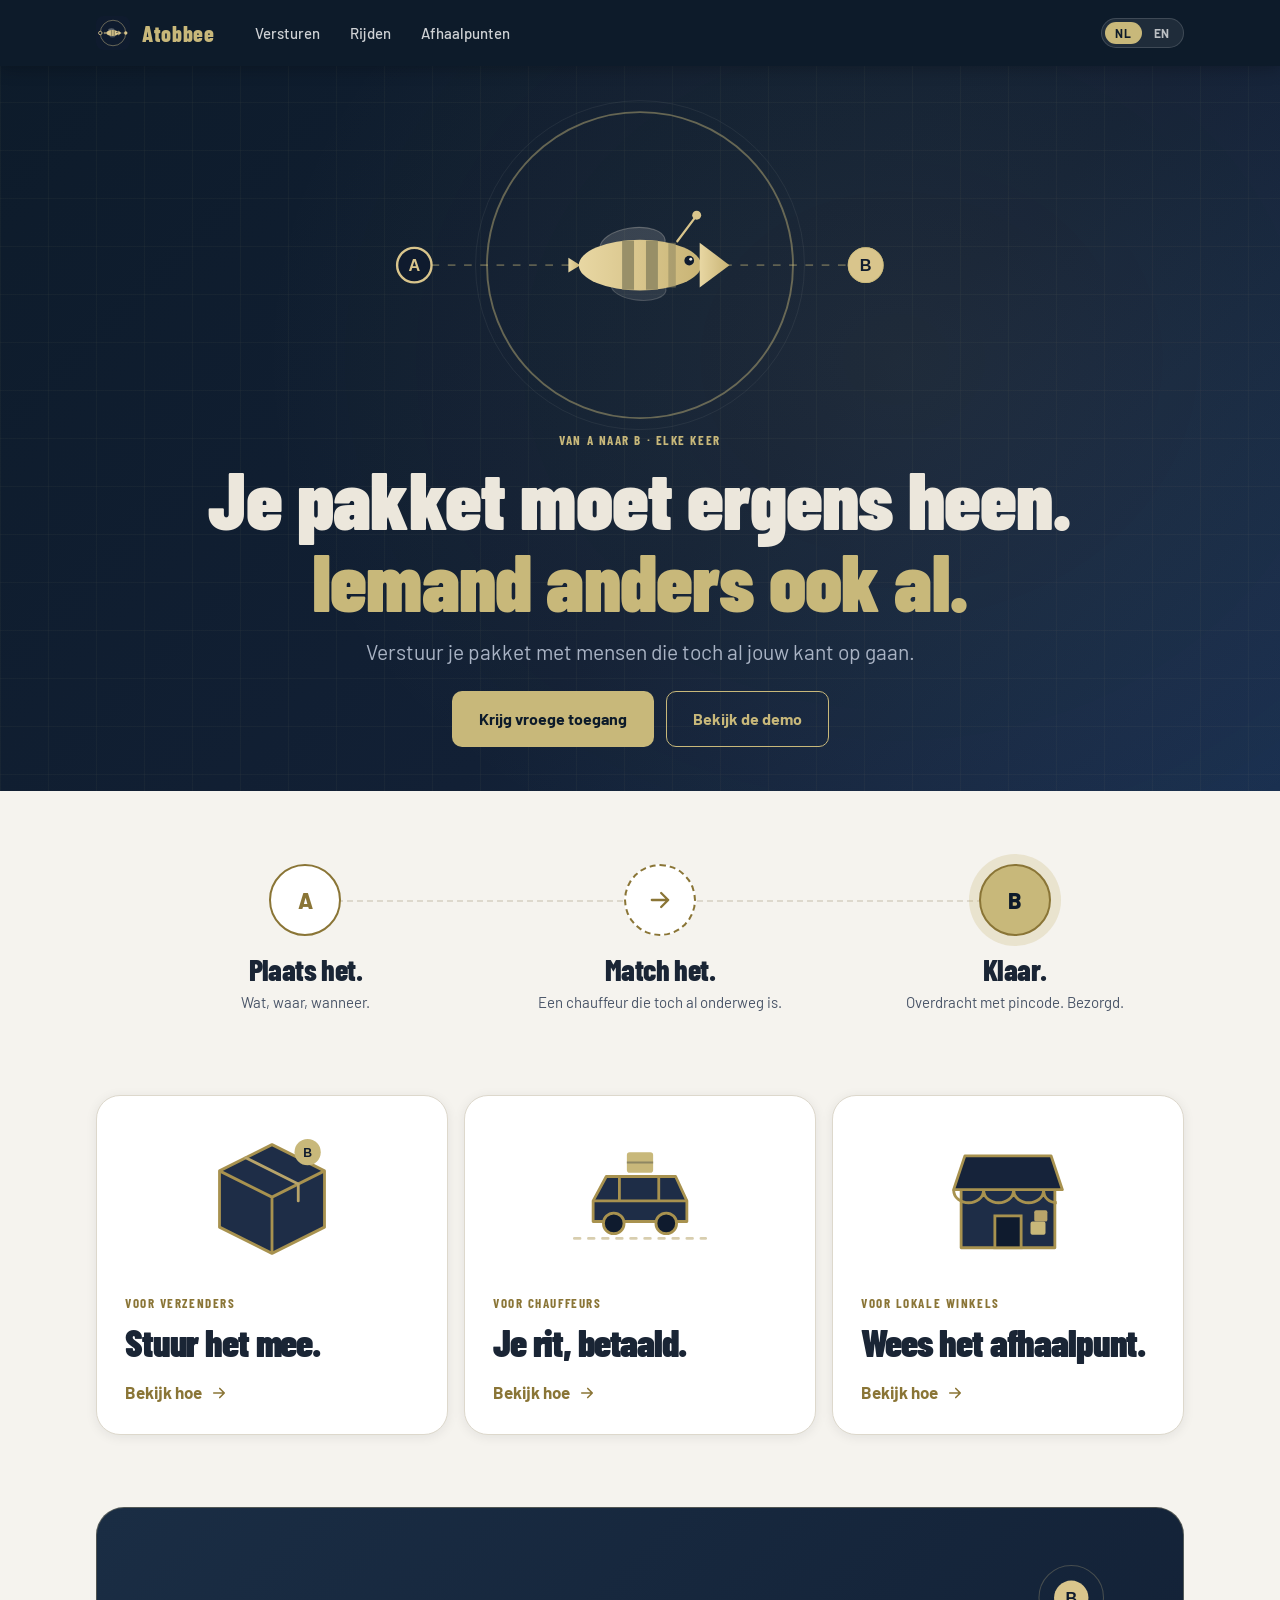
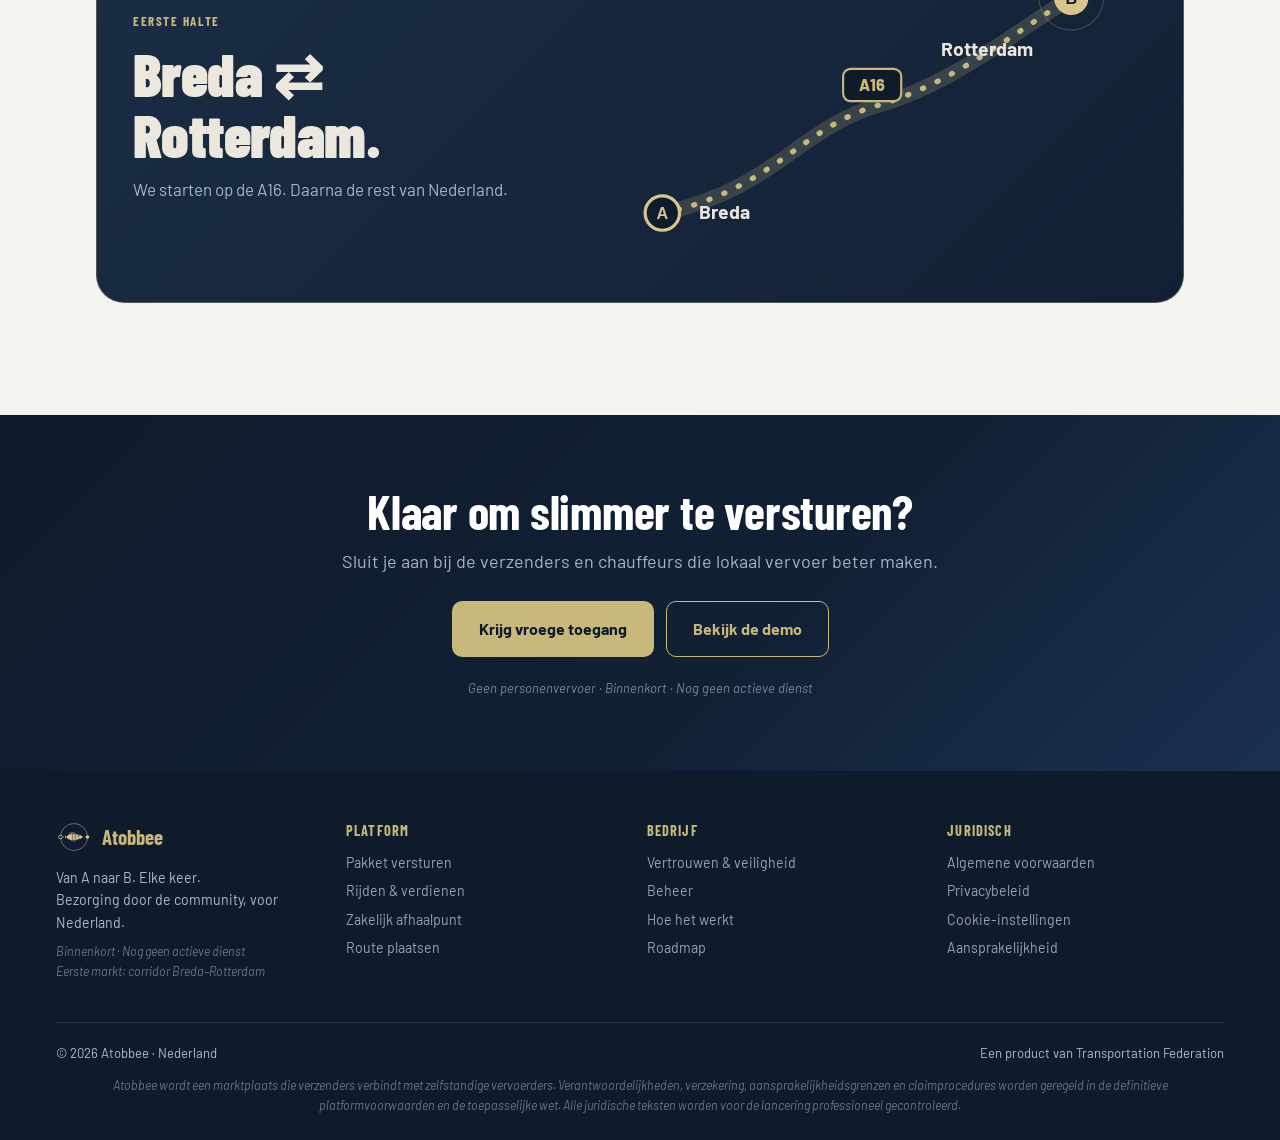
<file: teaser/index.html>
<!doctype html>
<html lang="nl">
<head>
<meta charset="utf-8">
<meta name="viewport" content="width=device-width, initial-scale=1, viewport-fit=cover">
<meta name="theme-color" content="#0f1b2e">
<link rel="icon" href="assets/logo-mark.svg" type="image/svg+xml">
<title>Atobbee · Van A naar B. Elke keer.</title>
<meta name="description" content="Atobbee verbindt pakketten met mensen die toch al de goede kant op reizen. We starten op de corridor Breda–Rotterdam. Meld je aan voor de wachtlijst.">
<link rel="preconnect" href="https://fonts.googleapis.com">
<link rel="preconnect" href="https://fonts.gstatic.com" crossorigin>
<link href="https://fonts.googleapis.com/css2?family=Barlow+Condensed:wght@500;600;700&family=Barlow:wght@400;500;600;700&display=swap" rel="stylesheet">
<style>
  /* Layout: one bold orbit hero, then short visual sections; Send / Drive / Host / Join as their own views */
  :root{
    --navy:#0f1b2e; --navy-2:#16233a; --navy-3:#1e2d47;
    --gold:#d9c58c; --gold-hi:#e8d7a3; --gold-deep:#b8a46a; --stripe:#8e8762;
    --paper:#ece7dc; --mist:#9aa3b5; --dim:#6b7489;
    --grid:rgba(236,231,220,.05); --line:rgba(236,231,220,.12); --glow:rgba(217,197,140,.18);
    --bad:#f2a99a;
    --font:"Inter","Helvetica Neue",Arial,sans-serif;
    color-scheme:dark;
  }
  *{box-sizing:border-box}
  [hidden]{display:none!important}
  html{scroll-behavior:smooth}
  body{
    margin:0;color:var(--paper);font:400 17px/1.5 var(--font);
    background:
      radial-gradient(1000px 640px at 50% -80px, #1b2b44 0%, transparent 70%),
      linear-gradient(var(--grid) 1px, transparent 1px) 0 0/240px 240px,
      linear-gradient(90deg, var(--grid) 1px, transparent 1px) 0 0/240px 240px,
      var(--navy);
    min-height:100vh;
  }
  body::before{content:"";position:fixed;inset:0 0 auto;height:env(safe-area-inset-top, 0px);z-index:30;background:var(--navy)}
  a{color:inherit}
  :focus-visible{outline:2px solid var(--gold);outline-offset:3px;border-radius:8px}
  h1,h2,h3{margin:0;line-height:1.02;text-wrap:balance}
  p{margin:0}
  .wrap{max-width:1120px;margin:0 auto;padding-left:max(16px, env(safe-area-inset-left, 0px));padding-right:max(16px, env(safe-area-inset-right, 0px))}
  .caps{font-size:12px;font-weight:600;letter-spacing:.34em;text-transform:uppercase;color:var(--gold)}
  .wordmark{font-weight:800;letter-spacing:.22em;text-transform:uppercase}

  /* Preview strip */
  .preview-bar{background:var(--gold);color:var(--navy);text-align:center;font-size:13px;font-weight:600;padding-block:7px}

  /* Nav */
  .nav{position:sticky;top:env(safe-area-inset-top, 0px);z-index:20;background:rgba(15,27,46,.82);backdrop-filter:blur(12px);-webkit-backdrop-filter:blur(12px);border-bottom:1px solid var(--line)}
  .nav .wrap{display:flex;align-items:center;gap:12px;height:66px}
  .brand{display:flex;align-items:center;gap:12px;text-decoration:none}
  .brand img{width:34px;height:34px;display:block}
  .brand .wordmark{font-size:15px}
  .links{display:flex;gap:6px;flex:1;margin-left:16px}
  .links a{text-decoration:none;color:var(--mist);font-weight:500;font-size:15px;padding:8px 12px;border-radius:999px}
  .links a:hover{color:var(--paper)}
  .links a[aria-current="page"]{color:var(--gold);background:rgba(217,197,140,.1)}
  @media (max-width:760px){.links{display:none}.brand{margin-right:auto}}

  /* Buttons */
  .btn{display:inline-flex;align-items:center;gap:10px;border:1px solid transparent;border-radius:999px;padding:15px 26px;font:inherit;font-size:16px;font-weight:700;cursor:pointer;text-decoration:none;background:var(--gold);color:var(--navy);transition:transform .15s, background .15s}
  .btn:hover{background:var(--gold-hi);transform:translateY(-1px)}
  .btn.ghost{background:transparent;color:var(--paper);border-color:var(--line)}
  .btn.ghost:hover{border-color:var(--gold);color:var(--gold)}
  .btn.sm{padding:9px 18px;font-size:14px}
  .btn svg{width:18px;height:18px}

  /* Views */
  .view{display:none}
  .view.on{display:block;animation:fade .45s ease}
  @keyframes fade{from{transform:translateY(10px)}to{transform:none}}

  /* ---------- HOME ---------- */
  .hero{text-align:center;padding-block:clamp(16px,3vh,40px) 24px}
  .orbit{width:min(640px,100%,68vh);height:auto;display:block;margin:0 auto -6px}
  .orbit .ring{fill:none;stroke:var(--gold);stroke-opacity:.45;stroke-width:2}
  .orbit .ring-outer{fill:none;stroke:var(--paper);stroke-opacity:.07}
  .orbit .route{stroke:var(--gold);stroke-opacity:.4;stroke-width:2;stroke-dasharray:8 9}
  .orbit .trail{stroke:var(--gold);stroke-width:3;stroke-linecap:round}
  .orbit .pulse{fill:none;stroke:var(--gold);stroke-width:1.5;transform-box:fill-box;transform-origin:center;animation:pulse 2.6s ease-out infinite}
  .orbit .pulse.p2{animation-delay:1.3s}
  @keyframes pulse{from{transform:scale(1);opacity:.7}to{transform:scale(2.6);opacity:0}}
  .bee-fly{animation:fly 6s cubic-bezier(.55,.05,.35,1) infinite}
  .bee-fly .bob{animation:bob .5s ease-in-out infinite alternate}
  .trail{animation:trail 6s cubic-bezier(.55,.05,.35,1) infinite}
  @keyframes fly{0%{transform:translateX(-170px)}70%,100%{transform:translateX(150px)}}
  @keyframes trail{0%{stroke-dashoffset:420}70%,100%{stroke-dashoffset:0}}
  @keyframes bob{from{transform:translateY(-3px)}to{transform:translateY(3px)}}
  .hero h1{font-size:clamp(40px,min(7.5vw,9vh),84px);font-weight:900;letter-spacing:-.045em;margin:6px auto 14px;max-width:10em}
  .hero h1 em{font-style:normal;color:var(--gold)}
  .hero .sub{font-size:clamp(17px,2vw,21px);color:var(--mist);margin:0 auto 24px;max-width:30em}
  .hero .row{display:flex;gap:12px;justify-content:center;flex-wrap:wrap}
  .hero .caps{display:block}

  /* Route strip */
  .strip{padding-block:56px}
  .route-steps{position:relative;display:grid;grid-template-columns:repeat(3,1fr);gap:16px;text-align:center}
  .route-steps::before{content:"";position:absolute;top:36px;left:16.6%;right:16.6%;border-top:2px dashed var(--line)}
  .route-steps li{list-style:none;position:relative}
  .node{width:72px;height:72px;border-radius:50%;margin:0 auto 18px;display:grid;place-items:center;font-weight:800;font-size:22px;background:var(--navy);border:2px solid var(--gold);color:var(--gold);position:relative}
  .node.mid{border-style:dashed}
  .node.b{background:var(--gold);color:var(--navy);box-shadow:0 0 0 10px var(--glow)}
  .node svg{width:28px;height:28px}
  .route-steps h3{font-size:clamp(22px,3vw,30px);font-weight:800;letter-spacing:-.02em}
  .route-steps p{color:var(--mist);margin-top:6px;font-size:15px}
  .route-steps ol{margin:0;padding:0}

  /* Tiles */
  .tiles{display:grid;grid-template-columns:repeat(3,1fr);gap:16px;padding-block:8px 56px}
  .tile{position:relative;display:flex;flex-direction:column;justify-content:space-between;min-height:340px;padding:28px;border-radius:24px;background:var(--navy-2);border:1px solid var(--line);text-decoration:none;overflow:hidden;transition:border-color .2s, transform .2s}
  .tile:hover{border-color:rgba(217,197,140,.55);transform:translateY(-3px)}
  .tile .art{height:150px;display:grid;place-items:center}
  .tile .art svg{width:150px;height:150px}
  .tile .caps{margin-bottom:10px}
  .tile h3{font-size:clamp(28px,3.4vw,38px);font-weight:900;letter-spacing:-.03em}
  .tile .go{margin-top:18px;display:inline-flex;align-items:center;gap:8px;font-weight:700;color:var(--gold)}
  .tile .go svg{width:18px;height:18px;transition:transform .2s}
  .tile:hover .go svg{transform:translateX(4px)}

  /* Corridor */
  .corridor{padding-block:16px 64px}
  .corridor-card{border-radius:28px;background:linear-gradient(135deg,var(--navy-3),var(--navy-2));border:1px solid rgba(217,197,140,.3);padding:36px;display:grid;grid-template-columns:1fr 1.3fr;gap:24px;align-items:center;overflow:hidden}
  .corridor-card h2{font-size:clamp(34px,5vw,60px);font-weight:900;letter-spacing:-.04em;margin:10px 0 12px}
  .corridor-card p{color:var(--mist);max-width:26em}
  .map{width:100%;height:auto;display:block}
  .map .road{fill:none;stroke:var(--gold);stroke-width:5;stroke-linecap:round;stroke-dasharray:1 14}
  .map .road-solid{fill:none;stroke:rgba(217,197,140,.18);stroke-width:14;stroke-linecap:round}
  .map .city{font:700 18px var(--font);fill:var(--paper)}
  .map .tag{font:600 12px var(--font);letter-spacing:.24em;fill:var(--gold)}
  .map .shield{fill:var(--navy);stroke:var(--gold);stroke-width:2}
  .map .shield-t{font:800 15px var(--font);fill:var(--gold)}

  /* Big CTA */
  .final{text-align:center;padding-block:40px 80px}
  .final h2{font-size:clamp(40px,7vw,84px);font-weight:900;letter-spacing:-.045em;margin:12px 0 24px}

  /* ---------- AUDIENCE PAGES ---------- */
  .page{padding-block:56px 72px}
  .split{display:grid;grid-template-columns:1.05fr 1fr;gap:48px;align-items:center}
  .page h1{font-size:clamp(46px,8vw,96px);font-weight:900;letter-spacing:-.045em;margin:14px 0 20px}
  .page h1 em{font-style:normal;color:var(--gold)}
  .page .sub{font-size:20px;color:var(--mist);max-width:24em;margin-bottom:28px}
  .chips{display:flex;flex-wrap:wrap;gap:10px;margin-bottom:32px;padding:0;list-style:none}
  .chips li{display:inline-flex;align-items:center;gap:10px;padding:10px 16px;border-radius:999px;border:1px solid var(--line);background:var(--navy-2);font-weight:600;font-size:15px}
  .chips li::before{content:"";width:8px;height:8px;border-radius:50%;background:var(--gold);box-shadow:0 0 0 4px var(--glow)}
  .back{display:inline-flex;align-items:center;gap:8px;color:var(--mist);text-decoration:none;font-size:14px;font-weight:600;margin-top:28px}
  .back:hover{color:var(--gold)}

  .visual{position:relative;border-radius:28px;background:radial-gradient(circle at 50% 40%, #22334f, var(--navy-2) 70%);border:1px solid var(--line);padding:36px;min-height:420px;display:grid;place-items:center;overflow:hidden}
  .visual::after{content:"";position:absolute;inset:auto -20% -60% -20%;height:70%;background:radial-gradient(closest-side, var(--glow), transparent);pointer-events:none}

  /* PIN visual */
  .pin-card{position:relative;z-index:1;width:min(320px,100%);background:var(--navy);border:1px solid rgba(217,197,140,.35);border-radius:22px;padding:26px;text-align:center;box-shadow:0 30px 60px rgba(0,0,0,.35)}
  .pin-card .caps{display:block;margin-bottom:16px}
  .digits{display:flex;justify-content:center;gap:10px;margin-bottom:18px}
  .digits span{width:56px;height:68px;border-radius:14px;background:var(--navy-3);display:grid;place-items:center;font-size:34px;font-weight:800;color:var(--gold);font-variant-numeric:tabular-nums;animation:pop .5s ease both}
  .digits span:nth-child(2){animation-delay:.12s}.digits span:nth-child(3){animation-delay:.24s}.digits span:nth-child(4){animation-delay:.36s}
  @keyframes pop{from{transform:translateY(10px) scale(.9);opacity:.3}to{transform:none;opacity:1}}
  .lock{display:inline-flex;align-items:center;gap:8px;font-size:14px;color:var(--mist)}
  .lock svg{width:16px;height:16px;color:var(--gold)}
  .route-mini{display:flex;align-items:center;gap:8px;justify-content:center;margin-top:18px;font-size:13px;font-weight:700;color:var(--paper)}
  .route-mini i{flex:0 0 60px;border-top:2px dashed var(--gold-deep)}

  /* Earnings visual */
  .earn{position:relative;z-index:1;width:min(340px,100%);text-align:center}
  .earn .big{font-size:clamp(64px,9vw,104px);font-weight:900;letter-spacing:-.05em;color:var(--gold);line-height:1;font-variant-numeric:tabular-nums}
  .earn .big small{font-size:.42em;letter-spacing:-.02em;color:var(--paper);vertical-align:top;margin-right:4px}
  .earn .lbl{color:var(--mist);margin:10px 0 24px;font-weight:500}
  .bar{height:16px;border-radius:999px;background:var(--navy-3);overflow:hidden;display:flex}
  .bar b{display:block;background:var(--gold);width:92%;animation:grow 1.1s ease both}
  .bar s{display:block;flex:1;background:var(--stripe)}
  @keyframes grow{from{width:0}}
  .legend{display:flex;justify-content:space-between;margin-top:10px;font-size:13px;color:var(--mist);font-variant-numeric:tabular-nums}
  .legend b{color:var(--paper)}
  .note{font-size:12px;color:var(--dim);margin-top:16px}

  /* Shop visual */
  .shop{position:relative;z-index:1;width:min(340px,100%)}
  .shop svg{width:100%;height:auto;display:block}
  .bubble{position:absolute;top:6%;right:-2%;background:var(--gold);color:var(--navy);font-weight:800;font-size:15px;padding:10px 14px;border-radius:16px 16px 4px 16px;box-shadow:0 12px 30px rgba(0,0,0,.35);animation:pop .6s .3s ease both}

  /* ---------- JOIN ---------- */
  .join{padding-block:56px 80px}
  .join-card{max-width:620px;margin:0 auto;text-align:center}
  .join-card h1{font-size:clamp(44px,7vw,80px);font-weight:900;letter-spacing:-.045em;margin:14px 0 14px}
  .join-card .sub{color:var(--mist);font-size:19px;margin-bottom:32px}
  form{display:grid;gap:18px;text-align:left;background:var(--navy-2);border:1px solid rgba(217,197,140,.3);border-radius:24px;padding:28px}
  .email-row{display:flex;gap:10px;flex-wrap:wrap}
  .email-row input{flex:1 1 220px;min-width:0;padding:15px 18px;border:1px solid var(--line);border-radius:999px;font:inherit;background:var(--navy);color:var(--paper)}
  .email-row input::placeholder{color:var(--dim)}
  .email-row input:focus{outline:none;border-color:var(--gold);box-shadow:0 0 0 3px var(--glow)}
  fieldset{border:0;padding:0;margin:0;min-width:0}
  legend{font-weight:600;font-size:14px;color:var(--mist);margin-bottom:10px;padding:0}
  .roles{display:grid;grid-template-columns:repeat(3,1fr);gap:10px}
  .roles input{position:absolute;opacity:0;pointer-events:none}
  .roles label{position:relative;display:flex;flex-direction:column;align-items:center;gap:8px;padding:16px 8px;border:1px solid var(--line);border-radius:16px;cursor:pointer;font-weight:600;font-size:14px;text-align:center;transition:border-color .15s, background .15s}
  .roles label svg{width:28px;height:28px;color:var(--gold)}
  .roles label:hover{border-color:var(--gold-deep)}
  .roles input:checked + label{background:var(--gold);border-color:var(--gold);color:var(--navy)}
  .roles input:checked + label svg{color:var(--navy)}
  .roles label::after{content:"";position:absolute;top:10px;right:10px;width:16px;height:16px;border-radius:5px;border:1.5px solid var(--line)}
  .roles input:checked + label::after{border-color:var(--navy);background:var(--navy) url("data:image/svg+xml,%3Csvg xmlns='http://www.w3.org/2000/svg' viewBox='0 0 16 16'%3E%3Cpath d='M4 8.5l2.5 2.5L12 5.5' fill='none' stroke='%23d9c58c' stroke-width='2' stroke-linecap='round' stroke-linejoin='round'/%3E%3C/svg%3E") center/14px no-repeat}
  .roles input:focus-visible + label{outline:2px solid var(--gold);outline-offset:2px}
  .check{display:flex;gap:12px;align-items:flex-start;font-size:14px;color:var(--mist)}
  .check input{margin-top:3px;width:18px;height:18px;accent-color:var(--gold);flex:none}
  .msg{font-weight:600;min-height:1.4em;font-size:15px;color:var(--bad)}
  .field{display:grid;gap:6px;font-weight:600;font-size:13px;color:var(--mist)}
  .field span.opt{color:var(--dim);font-weight:500}
  .field input{width:100%;padding:13px 18px;border:1px solid var(--line);border-radius:999px;font:inherit;font-size:16px;font-weight:400;background:var(--navy);color:var(--paper)}
  .field input::placeholder{color:var(--dim)}
  .field input:focus{outline:none;border-color:var(--gold);box-shadow:0 0 0 3px var(--glow)}
  .name-row{display:grid;grid-template-columns:1fr 1fr;gap:10px}
  @media (max-width:520px){.name-row{grid-template-columns:1fr}}
  .shop-field{display:none}
  .shop-field.on{display:grid;animation:fade .3s ease}
  .done{display:none;text-align:center;padding:24px 8px}
  .done.on{display:block;animation:fade .5s ease}
  .done svg{width:160px;height:auto;margin:0 auto 8px;display:block}
  .done h2{font-size:36px;font-weight:900;letter-spacing:-.03em;margin-bottom:8px}
  .done p{color:var(--mist)}

  /* Demo notice */
  .modal{position:fixed;inset:0;z-index:60;display:grid;place-items:center;padding:20px;background:rgba(8,14,26,.72);backdrop-filter:blur(6px);-webkit-backdrop-filter:blur(6px)}
  .modal[hidden]{display:none}
  .modal-card{width:min(440px,100%);background:var(--navy-2);border:1px solid rgba(217,197,140,.4);border-radius:24px;padding:28px;box-shadow:0 30px 70px rgba(0,0,0,.5);animation:popin .3s ease both}
  .modal-card .caps{display:block;margin-bottom:10px}
  .modal-card h2{font-size:28px;font-weight:900;letter-spacing:-.03em;margin-bottom:12px}
  .modal-card ul{list-style:none;padding:0;margin:0 0 22px;display:grid;gap:10px}
  .modal-card li{display:flex;gap:10px;color:var(--mist);font-size:15px}
  .modal-card li::before{content:"";flex:none;width:8px;height:8px;margin-top:7px;border-radius:50%;background:var(--gold);box-shadow:0 0 0 4px var(--glow)}
  .modal-card .row{display:flex;gap:10px;flex-wrap:wrap}
  .modal-card .row .btn{flex:1 1 auto;justify-content:center}
  @keyframes popin{from{transform:translateY(10px) scale(.97)}to{transform:none}}

  /* Footer */
  footer{border-top:1px solid var(--line);padding-block:40px 32px;text-align:center}
  footer .wordmark{font-size:clamp(26px,4.5vw,40px);letter-spacing:.24em;display:block;margin-bottom:10px}
  footer .caps{display:block}
  footer .dim{color:var(--dim);font-size:11px;margin-top:8px;letter-spacing:.28em}
  footer .fine{font-size:12.5px;color:var(--dim);margin-top:20px}

  @media (max-width:860px){
    .tiles,.split,.corridor-card{grid-template-columns:1fr}
    .tile{min-height:0}
    .route-steps{grid-template-columns:1fr;gap:28px}
    .route-steps::before{display:none}
    .visual{min-height:340px;padding:24px}
    .corridor-card{padding:26px}
  }
  @media (max-width:420px){ .roles{grid-template-columns:1fr} .digits span{width:48px;height:60px;font-size:28px} }
  @media (prefers-reduced-motion:reduce){
    html{scroll-behavior:auto}
    *,*::before,*::after{animation:none!important;transition:none!important}
    .bee-fly{transform:translateX(0)}
    .trail{stroke-dashoffset:0}
  }

  /* ===== Prototype theme: light ivory pages, navy bands, Barlow ===== */
  :root{
    --navy:#f5f3ee; --navy-2:#ffffff; --navy-3:#ece8dd; --navy-4:#e3ded1;
    --gold:#8a7536; --gold-hi:#6f5e2b; --gold-deep:#b9a868; --stripe:#8e8762;
    --gold-fill:#C8B87A; --gold-fill-hi:#E8D49A;
    --paper:#1a2535; --mist:#4a5568; --dim:#718096;
    --grid:rgba(13,27,42,.035); --line:#ddd8cc; --glow:rgba(200,184,122,.28);
    --bad:#c0392b; --ok:#2FA36B;
    --ink-navy:#0D1B2A; --ink-navy2:#122035;
    --font:"Barlow",system-ui,-apple-system,"Segoe UI",sans-serif;
    --cond:"Barlow Condensed","Arial Narrow",sans-serif;
    --shadow:0 2px 12px rgba(13,27,42,.08);
    color-scheme:light;
  }
  /* Dark zones keep the original navy palette */
  .dz{
    --navy:#0D1B2A; --navy-2:#122035; --navy-3:#1a2d44; --navy-4:#24395a;
    --gold:#C8B87A; --gold-hi:#E8D49A; --gold-deep:#a0935f;
    --paper:#ece7dc; --mist:#a9b3c4; --dim:#7a8699;
    --line:rgba(236,231,220,.14); --glow:rgba(200,184,122,.18);
    --bad:#f2a99a; --ok:#8fd4a8;
    color:var(--paper);
  }
  body{font-family:var(--font);background:var(--navy);color:var(--paper)}
  h1,h2,h3,.wordmark{font-family:var(--cond)}
  h1,h2,h3{font-weight:700;letter-spacing:-.005em}
  .caps,legend,label.field,.field label{font-family:var(--cond)}
  .caps{font-weight:700;letter-spacing:.12em;font-size:13px}
  .btn{background:var(--gold-fill);color:var(--ink-navy);border-radius:10px}
  .btn:hover{background:var(--gold-fill-hi)}
  .btn.ghost{background:transparent;color:var(--paper);border:1.5px solid var(--line)}
  .btn.ghost:hover{border-color:var(--gold);color:var(--gold);background:transparent}
  .dz .btn.ghost{border-color:var(--gold-fill);color:var(--gold-fill)}
  .dz .btn.ghost:hover{background:var(--gold-fill);color:var(--ink-navy)}
  .preview-bar,.demo-bar{background:var(--gold-fill);color:var(--ink-navy)}
  /* Teaser specifics */
  .nav{background:var(--ink-navy);border-bottom:0;box-shadow:0 2px 16px rgba(0,0,0,.25)}
  .brand .wordmark{color:var(--gold);letter-spacing:.03em;text-transform:none;font-size:22px}
  .links a{color:rgba(255,255,255,.8)}
  .links a:hover{color:#fff;background:rgba(255,255,255,.08)}
  .links a[aria-current="page"]{color:var(--gold);background:rgba(200,184,122,.14)}
  .hero{position:relative;isolation:isolate;padding-bottom:44px}
  .hero::before{content:"";position:absolute;inset:-60px calc(50% - 50vw) 0;z-index:-1;
    background:radial-gradient(ellipse 50% 70% at 70% 45%,rgba(200,184,122,.07),transparent),
      linear-gradient(rgba(200,184,122,.045) 1px,transparent 1px) 0 0/48px 48px,
      linear-gradient(90deg,rgba(200,184,122,.045) 1px,transparent 1px) 0 0/48px 48px,
      linear-gradient(135deg,#0D1B2A 0%,#122035 60%,#1a3050 100%)}
  .hero h1{letter-spacing:-.01em;line-height:1.02;max-width:13em}
  .hero h1 em{display:block}
  .page h1,.join-card h1,.final h2,.corridor-card h2{letter-spacing:-.01em}
  .tile,.panel,.card,.join-card form{box-shadow:var(--shadow)}
  .tile:hover{box-shadow:0 8px 32px rgba(13,27,42,.14)}
  .strip{background:transparent}
  .node{background:#fff}
  .node.b{background:var(--gold-fill);color:var(--ink-navy)}
  .chips li{background:#fff}
  .chips li::before{background:var(--gold-fill)}
  .pills input:checked + label,.roles input:checked + label{background:var(--gold-fill);border-color:var(--gold-fill);color:var(--ink-navy)}
  .roles input:checked + label svg{color:var(--ink-navy)}
  .roles label::after{border-color:#cfc8b6}
  .roles input:checked + label::after{border-color:var(--ink-navy);background-color:var(--ink-navy)}
  .check input,.roles input{accent-color:var(--gold-fill)}
  .email-row input,.field input{background:#fff}
  .msg.ok{color:var(--ok)}
  .bubble{background:var(--gold-fill);color:var(--ink-navy)}
  .bar b{background:var(--gold-fill)}
  footer{background:var(--ink-navy);border-top:0;margin-top:40px}
  footer .wordmark{color:#ece7dc}
  .tile .art svg [stroke="#d9c58c"]{stroke:#a8924f}
  .tile .art svg [fill="#d9c58c"]{fill:#C8B87A}

  /* CTA band + footer (prototype style) */
  .cta-band{background:linear-gradient(135deg,#0D1B2A 0%,#122035 60%,#1a3050 100%);text-align:center;padding-block:72px;margin-top:48px}
  .cta-band h2{font-size:clamp(32px,4.4vw,48px);color:#fff;margin-bottom:12px}
  .cta-band p{color:var(--mist);font-size:18px;margin:0 auto 26px;max-width:34em}
  .cta-row{display:flex;gap:12px;justify-content:center;flex-wrap:wrap}
  .cta-band .cta-note{font-size:13px;font-style:italic;color:var(--dim);margin:22px auto 0}
  /* ===== Join page: more about Atobbee ===== */
  .ex-band{padding-block:64px;position:relative;isolation:isolate}
  .ex-band.alt::before{content:"";position:absolute;inset:0 calc(50% - 50vw);z-index:-1;background:#E8E4D9}
  .ex-head{text-align:center;max-width:640px;margin:0 auto 36px}
  .ex-head .caps{display:block;margin-bottom:8px}
  .ex-head h2,.ex-h2{font-size:clamp(28px,3.4vw,40px);font-weight:700;color:var(--paper);margin:0 0 8px}
  .ex-head p,.ex-lead{color:var(--mist);font-size:17px}
  .ex-lead{margin:0 0 14px}
  .ex-grid3{display:grid;grid-template-columns:repeat(3,minmax(0,1fr));gap:20px}
  .ex-card{background:#fff;border:1px solid var(--line);border-radius:16px;padding:26px;box-shadow:var(--shadow);display:flex;flex-direction:column;gap:10px;min-width:0}
  .ex-card h3{font-size:21px;font-weight:700;color:var(--paper);margin:0}
  .ex-card p{color:var(--mist);margin:0;flex:1}
  .ex-card .btn{align-self:flex-start;margin-top:6px}
  .ex-ic{width:46px;height:46px;border-radius:12px;display:grid;place-items:center;background:#f6efd9;color:#8a7536;margin-bottom:6px}
  .ex-ic svg{width:24px;height:24px}
  .ex-route{gap:16px}
  .ex-route-top b{font-family:var(--cond);font-size:21px;color:var(--paper)}
  .ex-route-top i{font-style:normal;color:#C8B87A;margin:0 6px}
  .ex-who{display:flex;gap:12px;align-items:center}
  .ex-who b{display:block;font-weight:600;color:var(--paper)}
  .ex-who span:not(.ex-av){display:block;font-size:14px;color:var(--dim)}
  .ex-av{width:44px;height:44px;border-radius:50%;display:grid;place-items:center;background:#ece8dd;color:#8a7536;font-weight:700;font-size:14px;flex:none}
  .ex-av.lg{width:72px;height:72px;font-size:22px;border:2px solid #C8B87A}
  .ex-route-foot{display:flex;justify-content:space-between;align-items:center;border-top:1px solid var(--line);padding-top:14px}
  .ex-chip{font-family:var(--cond);font-weight:700;font-size:13px;letter-spacing:.06em;text-transform:uppercase;padding:4px 10px;border-radius:999px;background:#f6efd9;color:#8a7536}
  .ex-price{font-family:var(--cond);font-weight:700;font-size:20px;padding:6px 14px;border-radius:9px;background:#C8B87A;color:#0D1B2A}
  .ex-foot{text-align:center;font-size:13px;font-style:italic;color:var(--dim);margin:22px 0 0}
  .ex-price-card{max-width:620px;margin:0 auto;background:linear-gradient(160deg,#0D1B2A,#122035);border-radius:18px;padding:32px 36px;text-align:center;box-shadow:0 14px 40px rgba(13,27,42,.18)}
  .ex-price-card .caps{color:var(--mist);letter-spacing:.14em}
  .ex-price-card dl{margin:18px 0 0;text-align:left}
  .ex-price-card dl div{display:flex;justify-content:space-between;align-items:baseline;padding:14px 0;border-bottom:1px solid rgba(236,231,220,.12)}
  .ex-price-card dt{color:var(--paper)} .ex-price-card dd{margin:0;font-weight:600;color:#fff;font-variant-numeric:tabular-nums}
  .ex-price-card dd.minus{color:#F4A72C}
  .ex-price-card .total dt{color:#C8B87A;font-weight:600}
  .ex-price-card .total dd{font-family:var(--cond);font-size:30px;color:#C8B87A}
  .ex-price-card p{margin:18px 0 0;font-size:14px;color:var(--dim)}
  .ex-split{display:grid;grid-template-columns:minmax(0,1fr) minmax(0,1fr);gap:48px;align-items:center}
  .ex-checks{list-style:none;padding:0;margin:20px 0 26px;display:grid;gap:12px}
  .ex-checks li{position:relative;padding-left:30px;color:var(--paper)}
  .ex-checks li::before{content:"";position:absolute;left:0;top:2px;width:20px;height:20px;border-radius:50%;background:#e3f5ea url("data:image/svg+xml,%3Csvg xmlns='http://www.w3.org/2000/svg' viewBox='0 0 24 24' fill='none' stroke='%232FA36B' stroke-width='3' stroke-linecap='round' stroke-linejoin='round'%3E%3Cpath d='m6 12 4 4 8-9'/%3E%3C/svg%3E") center/13px no-repeat}
  .ex-profile{gap:0;padding:28px}
  .ex-profile .ex-who b{font-size:20px}
  .ex-verified{display:inline-flex;align-items:center;gap:5px;margin-top:8px;font-style:normal;font-family:var(--cond);font-weight:700;font-size:13px;letter-spacing:.06em;text-transform:uppercase;padding:5px 13px;border-radius:999px;background:#0D1B2A;color:#C8B87A}
  .ex-verified::before{content:"";width:12px;height:12px;background:url("data:image/svg+xml,%3Csvg xmlns='http://www.w3.org/2000/svg' viewBox='0 0 24 24' fill='none' stroke='%23C8B87A' stroke-width='3.4' stroke-linecap='round' stroke-linejoin='round'%3E%3Cpath d='m5 12 5 5 9-10'/%3E%3C/svg%3E") center/contain no-repeat}
  .ex-stats div:last-child b{color:#2FA36B}
  .ex-stats{display:grid;grid-template-columns:repeat(3,1fr);text-align:center;border-top:1px solid var(--line);margin-top:22px;padding-top:18px}
  .ex-stats b{display:block;font-family:var(--cond);font-size:30px;color:var(--paper)}
  .ex-stats span{font-size:14px;color:var(--dim)}
  .ex-plan{align-items:flex-start}
  .ex-plan-price{font-family:var(--cond);font-weight:700;font-size:52px;line-height:1;color:#8a7536;margin-top:4px}
  .ex-plan-price small{font-size:20px;color:var(--mist)}
  .ex-plan-per{font-size:14px;flex:0!important}
  .ex-plan .ex-checks{margin:8px 0 14px}
  .ex-plan .btn.block{align-self:stretch;width:100%;justify-content:center}
  .ex-person{flex:none;display:block}
  .btn.ex-navy{background:#0D1B2A;color:#C8B87A}
  .btn.ex-navy:hover{background:#1a2d44}
  .ex-back{text-align:center;padding-block:8px 24px}
  @media (max-width:900px){.ex-grid3{grid-template-columns:repeat(2,minmax(0,1fr))}.ex-split{grid-template-columns:1fr;gap:28px}.ex-split.rev > div:last-child{order:-1}}
  @media (max-width:600px){.ex-grid3{grid-template-columns:1fr}.ex-band{padding-block:48px}.ex-price-card{padding:24px 20px}}

  /* Footer: same structure, type and spacing as the prototype */
  .pf{margin-top:0!important;border-top:0;background:#0D1B2A;color:rgba(255,255,255,.7);padding:48px 0 24px;font-family:var(--font);font-size:16px;line-height:1.6;text-align:left}
  .pf-container{max-width:1200px;margin:0 auto;padding-left:max(16px,env(safe-area-inset-left,0px));padding-right:max(16px,env(safe-area-inset-right,0px))}
  .pf-grid{display:grid;grid-template-columns:250px 1fr;gap:40px;margin-bottom:40px}
  .pf-logo{margin-bottom:12px;display:flex;align-items:center;gap:10px;text-decoration:none}
  .pf-logo img{height:36px;width:36px}
  .pf-logo span{color:#C8B87A;font-family:var(--cond);font-size:1.3rem;font-weight:700}
  .pf-tag{font-size:.88rem;line-height:1.6;margin:0 0 8px;color:rgba(255,255,255,.7)}
  .pf-links{display:grid;grid-template-columns:repeat(3,1fr);gap:24px}
  .pf-col h4{color:#C8B87A;font-family:var(--cond);font-size:.9rem;font-weight:700;letter-spacing:.08em;text-transform:uppercase;margin:0 0 10px}
  .pf-col a{display:block;color:rgba(255,255,255,.6);text-decoration:none;font-size:.88rem;margin-bottom:6px;transition:color .15s}
  .pf-col a:hover{color:#C8B87A}
  .pf-bottom{border-top:1px solid rgba(255,255,255,.1);padding-top:20px;display:flex;justify-content:space-between;align-items:center;flex-wrap:wrap;gap:10px;font-size:.82rem}
  .pf-legal{font-size:.78rem;color:rgba(255,255,255,.4);margin:8px 0 0;font-style:italic;line-height:1.6}
  .pf-center{text-align:center;margin-top:12px}
  @media (max-width:700px){.pf-grid{grid-template-columns:1fr}}
  @media (max-width:600px){.pf-links{grid-template-columns:1fr 1fr}}

  /* Location fields */
  .loc{border:0;padding:0;margin:0}
  .loc legend{margin-bottom:8px}
  .loc-row{display:grid;grid-template-columns:1fr 1.3fr 1.2fr;gap:10px}
  .field select{width:100%;padding:13px 18px;border:1px solid var(--line);border-radius:999px;font:inherit;font-size:16px;background:#fff;color:var(--paper);appearance:none;-webkit-appearance:none;
    background-image:url("data:image/svg+xml,%3Csvg xmlns='http://www.w3.org/2000/svg' viewBox='0 0 24 24' fill='none' stroke='%238a7536' stroke-width='2.4' stroke-linecap='round' stroke-linejoin='round'%3E%3Cpath d='m6 9 6 6 6-6'/%3E%3C/svg%3E");background-repeat:no-repeat;background-position:right 14px center;background-size:16px;padding-right:40px}
  .field select:focus{outline:none;border-color:var(--gold);box-shadow:0 0 0 3px var(--glow)}
  .loc-note{font-size:13px;color:var(--dim);margin:8px 2px 0}
  @media (max-width:560px){.loc-row{grid-template-columns:1fr 1fr}.loc-row .field:last-child{grid-column:1/-1}}
  /* Route match explainer */
  .ex-match{margin-top:20px;padding:28px;gap:20px}
  .ex-match-top{display:flex;gap:20px;align-items:center}
  .ex-match-top h3{margin-bottom:6px}
  .ex-match-top p{flex:none}
  .ex-ring{--v:90;width:84px;height:84px;border-radius:50%;flex:none;display:grid;place-items:center;position:relative;background:conic-gradient(#C8B87A calc(var(--v)*1%),#ece8dd 0)}
  .ex-ring::before{content:"";position:absolute;inset:8px;border-radius:50%;background:#fff}
  .ex-ring b{position:relative;font-family:var(--cond);font-size:24px;color:#8a7536}
  .ex-factors{display:grid;grid-template-columns:repeat(4,minmax(0,1fr));gap:12px}
  .ex-factors div{display:grid;grid-template-columns:34px 1fr;column-gap:10px;align-items:start;padding:12px;border-radius:12px;background:#faf8f3;border:1px solid var(--line)}
  .ex-factors svg{grid-row:span 2;width:34px;height:34px;padding:7px;border-radius:9px;background:#f6efd9;color:#8a7536}
  .ex-factors b{font-size:15px;color:var(--paper);line-height:1.3}
  .ex-factors span{font-size:13px;color:var(--dim);line-height:1.4}
  .ex-match-note{font-size:13px;color:var(--dim)!important;margin:0!important}
  @media (max-width:900px){.ex-factors{grid-template-columns:repeat(2,minmax(0,1fr))}}
  @media (max-width:560px){.ex-factors{grid-template-columns:1fr}.ex-match-top{flex-direction:column;align-items:flex-start}}
  /* Required markers + missing-field highlight */
  .req{color:#b0892e;text-decoration:none;font-weight:700;margin-left:2px;border:0}
  .req-note{font-size:13px;color:var(--dim);margin:-4px 0 0;text-align:right}
  .req-note .req{margin:0 2px 0 0}
  .email-label{display:block;font-weight:600;font-size:13px;color:var(--mist);margin-bottom:6px}
  .field input.missing,.email-row input.missing{border-color:#c0392b;box-shadow:0 0 0 3px rgba(192,57,43,.12)}
  .roles.missing label{border-color:#c0392b}
  .check.missing span{color:#c0392b}

  /* Route match card: explain first, example last */
  .ex-match-intro h3{margin-bottom:6px}
  .ex-match-intro p{flex:none}
  .ex-match-example{display:flex;gap:18px;align-items:center;padding:16px 18px;border-radius:14px;background:#f6efd9;border:1px solid #e6d9ae}
  .ex-match-example .ex-ring{width:72px;height:72px}
  .ex-match-example .ex-ring::before{background:#f6efd9}
  .ex-match-example .ex-ring b{font-size:21px}
  .ex-match-example .caps{display:block;margin-bottom:4px}
  .ex-match-example p{flex:none;margin:0;color:var(--paper)}
  @media (max-width:560px){.ex-match-example{flex-direction:column;align-items:flex-start}}

  /* Language switch */
  .lang{display:flex;gap:2px;padding:3px;border-radius:999px;background:rgba(255,255,255,.08);border:1px solid rgba(255,255,255,.14);flex:none}
  .lang button{font:inherit;font-size:12px;font-weight:700;letter-spacing:.06em;color:rgba(255,255,255,.7);background:none;border:0;padding:5px 10px;border-radius:999px;cursor:pointer;line-height:1}
  .lang button:hover{color:#fff}
  .lang button[aria-pressed="true"]{background:var(--gold);color:var(--ink-navy,#0f1b2e)}
  .lang button:focus-visible{outline:2px solid var(--gold);outline-offset:2px}
</style>
</head>
<body>


<header class="nav dz">
  <div class="wrap">
    <a class="brand" href="#" data-go="home"><img alt="" src="assets/logo-mark.svg"><span class="wordmark">Atobbee</span></a>
    <nav class="links" aria-label="Pages">
      <a href="#send" data-go="send" data-i18n="k0">Versturen</a>
      <a href="#drive" data-go="drive" data-i18n="k1">Rijden</a>
      <a href="#host" data-go="host" data-i18n="k2">Afhaalpunten</a>
    </nav>
    <a class="btn sm" id="navDemo" href="demo.html" data-demo data-i18n="k3">Open demo</a>
    <div class="lang" role="group" aria-label="Taal / Language"><button type="button" data-lang="nl" aria-pressed="true">NL</button><button type="button" data-lang="en" aria-pressed="false">EN</button></div>
  </div>
</header>

<main>

<!-- ============ HOME ============ -->
<section class="view" id="v-home" aria-label="Home">
  <div class="wrap">
    <div class="hero dz">
      <svg class="orbit" viewBox="0 0 640 360" role="img" aria-label="Een bij die van A naar B vliegt" data-i18n-aria-label="a2">
        <defs>
          <linearGradient id="g1" x1="0" x2="1"><stop offset="0" stop-color="#e8d7a3"/><stop offset="1" stop-color="#c9b475"/></linearGradient>
        </defs>
        <circle class="ring-outer" cx="320" cy="180" r="172"/>
        <circle class="ring" cx="320" cy="180" r="160"/>
        <line class="route" x1="102" y1="180" x2="538" y2="180"/>
        <line class="trail" x1="102" y1="180" x2="522" y2="180" stroke-dasharray="420" stroke-dashoffset="420"/>
        <circle cx="84" cy="180" r="18" fill="#0f1b2e" stroke="#d9c58c" stroke-width="2.5"/>
        <text x="84" y="186" text-anchor="middle" font-family="Inter,Arial,sans-serif" font-weight="800" font-size="17" fill="#d9c58c">A</text>
        <circle class="pulse" cx="556" cy="180" r="18"/>
        <circle class="pulse p2" cx="556" cy="180" r="18"/>
        <circle cx="556" cy="180" r="18" fill="#d9c58c"/>
        <text x="556" y="186" text-anchor="middle" font-family="Inter,Arial,sans-serif" font-weight="800" font-size="17" fill="#0f1b2e">B</text>
        <g class="bee-fly"><g class="bob">
          <g transform="translate(320 180) scale(.78) translate(-272 -210)">
            <ellipse cx="262" cy="182" rx="44" ry="22" fill="#ece7dc" fill-opacity=".16" stroke="#ece7dc" stroke-opacity=".28" stroke-width="1.5" transform="rotate(-8 262 182)"/>
            <ellipse cx="270" cy="240" rx="37" ry="17" fill="#ece7dc" fill-opacity=".1" stroke="#ece7dc" stroke-opacity=".2" stroke-width="1.5" transform="rotate(6 270 240)"/>
            <path d="M192 210 l-16 -10 v20 z" fill="url(#g1)"/>
            <ellipse cx="272" cy="210" rx="82" ry="34" fill="url(#g1)"/>
            <rect x="248" y="177" width="16" height="66" fill="#8e8762" fill-opacity=".85"/>
            <rect x="280" y="177" width="16" height="66" fill="#8e8762" fill-opacity=".85"/>
            <rect x="310" y="180" width="10" height="60" fill="#8e8762" fill-opacity=".55"/>
            <path d="M352 180 l40 30 -40 30 z" fill="url(#g1)"/>
            <circle cx="338" cy="204" r="6.5" fill="#0f1b2e"/><circle cx="340" cy="202" r="2" fill="#ece7dc"/>
            <line x1="322" y1="178" x2="346" y2="146" stroke="#d9c58c" stroke-width="3" stroke-linecap="round"/>
            <circle cx="348" cy="143" r="6" fill="#d9c58c"/>
          </g>
        </g></g>
      </svg>
      <span class="caps" data-i18n="k4">Van A naar B · Elke keer</span>
      <h1 data-i18n="k5">Je pakket moet ergens heen. <em>Iemand anders ook al.</em></h1>
      <p class="sub" data-i18n="k6">Verstuur je pakket met mensen die toch al jouw kant op gaan.</p>
      <div class="row">
        <a class="btn" href="#join" data-go="join" data-i18n="k7">Krijg vroege toegang</a>
        <a class="btn ghost" href="demo.html" id="demo-link" data-demo data-i18n="k8">Bekijk de demo</a>
      </div>
    </div>
  </div>

  <div class="wrap strip">
    <ol class="route-steps">
      <li><div class="node">A</div><h3 data-i18n="k9">Plaats het.</h3><p data-i18n="k10">Wat, waar, wanneer.</p></li>
      <li><div class="node mid"><svg viewBox="0 0 24 24" fill="none" stroke="currentColor" stroke-width="2" stroke-linecap="round" stroke-linejoin="round"><path d="M5 12h14M13 6l6 6-6 6"/></svg></div><h3 data-i18n="k11">Match het.</h3><p data-i18n="k12">Een chauffeur die toch al onderweg is.</p></li>
      <li><div class="node b">B</div><h3 data-i18n="k13">Klaar.</h3><p data-i18n="k14">Overdracht met pincode. Bezorgd.</p></li>
    </ol>
  </div>

  <div class="wrap tiles">
    <a class="tile" href="#send" data-go="send">
      <div class="art"><svg viewBox="0 0 160 160" fill="none"><path d="M80 22 136 50v60L80 138 24 110V50z" fill="#1e2d47" stroke="#d9c58c" stroke-width="3" stroke-linejoin="round"/><path d="M24 50 80 78l56-28M80 78v60" stroke="#d9c58c" stroke-width="3" stroke-linejoin="round"/><path d="M52 36l56 28v18" stroke="#b8a46a" stroke-width="3" stroke-linecap="round" stroke-linejoin="round"/><circle cx="118" cy="30" r="14" fill="#d9c58c"/><text x="118" y="35" text-anchor="middle" font-family="Inter,Arial" font-weight="800" font-size="13" fill="#0f1b2e">B</text></svg></div>
      <div><div class="caps" data-i18n="k15">Voor verzenders</div><h3 data-i18n="k16">Stuur het mee.</h3><span class="go"><span data-i18n="seeHow">Bekijk hoe</span> <svg viewBox="0 0 24 24" fill="none" stroke="currentColor" stroke-width="2.2" stroke-linecap="round" stroke-linejoin="round"><path d="M5 12h14M13 6l6 6-6 6"/></svg></span></div>
    </a>
    <a class="tile" href="#drive" data-go="drive">
      <div class="art"><svg viewBox="0 0 160 160" fill="none"><path d="M10 122h140" stroke="#d9c58c" stroke-opacity=".45" stroke-width="3" stroke-dasharray="6 9" stroke-linecap="round"/><path d="M30 104h100v-22l-12-26H44L30 82z" fill="#1e2d47" stroke="#d9c58c" stroke-width="3" stroke-linejoin="round"/><path d="M30 82h100M58 56v26M100 56v26" stroke="#d9c58c" stroke-width="3"/><circle cx="52" cy="106" r="11" fill="#0f1b2e" stroke="#d9c58c" stroke-width="3"/><circle cx="108" cy="106" r="11" fill="#0f1b2e" stroke="#d9c58c" stroke-width="3"/><rect x="66" y="30" width="28" height="22" rx="3" fill="#d9c58c"/><path d="M66 41h28" stroke="#8e8762" stroke-width="2"/></svg></div>
      <div><div class="caps" data-i18n="k17">Voor chauffeurs</div><h3 data-i18n="k18">Je rit, betaald.</h3><span class="go"><span data-i18n="seeHow">Bekijk hoe</span> <svg viewBox="0 0 24 24" fill="none" stroke="currentColor" stroke-width="2.2" stroke-linecap="round" stroke-linejoin="round"><path d="M5 12h14M13 6l6 6-6 6"/></svg></span></div>
    </a>
    <a class="tile" href="#host" data-go="host">
      <div class="art"><svg viewBox="0 0 160 160" fill="none"><path d="M30 70v62h100V70" fill="#1e2d47" stroke="#d9c58c" stroke-width="3" stroke-linejoin="round"/><path d="M22 70l12-36h92l12 36z" fill="#16233a" stroke="#d9c58c" stroke-width="3" stroke-linejoin="round"/><path d="M22 70c0 9 8 14 16 14s16-5 16-14c0 9 8 14 16 14s16-5 16-14c0 9 8 14 16 14s16-5 16-14c0 9 6 14 14 14" stroke="#d9c58c" stroke-width="3"/><rect x="66" y="98" width="28" height="34" fill="#0f1b2e" stroke="#d9c58c" stroke-width="3"/><rect x="104" y="104" width="16" height="14" rx="2" fill="#d9c58c"/><rect x="108" y="92" width="14" height="12" rx="2" fill="#b8a46a"/></svg></div>
      <div><div class="caps" data-i18n="k19">Voor lokale winkels</div><h3 data-i18n="k20">Wees het afhaalpunt.</h3><span class="go"><span data-i18n="seeHow">Bekijk hoe</span> <svg viewBox="0 0 24 24" fill="none" stroke="currentColor" stroke-width="2.2" stroke-linecap="round" stroke-linejoin="round"><path d="M5 12h14M13 6l6 6-6 6"/></svg></span></div>
    </a>
  </div>

  <div class="wrap corridor">
    <div class="corridor-card dz">
      <div>
        <span class="caps" data-i18n="k21">Eerste halte</span>
        <h2>Breda ⇄ Rotterdam.</h2>
        <p data-i18n="k22">We starten op de A16. Daarna de rest van Nederland.</p>
      </div>
      <svg class="map" viewBox="0 0 520 300" role="img" aria-label="De A16 tussen Breda en Rotterdam" data-i18n-aria-label="a3">
        <path class="road-solid" d="M70 250 C 170 230, 200 170, 270 150 S 400 80, 450 50"/>
        <path class="road" d="M70 250 C 170 230, 200 170, 270 150 S 400 80, 450 50"/>
        <rect class="shield" x="238" y="116" width="54" height="30" rx="7"/>
        <text class="shield-t" x="265" y="137" text-anchor="middle">A16</text>
        <circle cx="70" cy="250" r="16" fill="#0f1b2e" stroke="#d9c58c" stroke-width="3"/>
        <text x="70" y="256" text-anchor="middle" font-family="Inter,Arial" font-weight="800" font-size="15" fill="#d9c58c">A</text>
        <text class="city" x="104" y="256">Breda</text>
        <circle cx="450" cy="50" r="30" fill="none" stroke="#d9c58c" stroke-opacity=".25"/>
        <circle cx="450" cy="50" r="16" fill="#d9c58c"/>
        <text x="450" y="56" text-anchor="middle" font-family="Inter,Arial" font-weight="800" font-size="15" fill="#0f1b2e">B</text>
        <text class="city" x="414" y="104" text-anchor="end">Rotterdam</text>
      </svg>
    </div>
  </div>

</section>

<!-- ============ SEND ============ -->
<section class="view" id="v-send" aria-label="For senders">
  <div class="wrap page split">
    <div>
      <span class="caps" data-i18n="k15">Voor verzenders</span>
      <h1 data-i18n="k23">Geen koerier nodig. <em>Rij gewoon mee.</em></h1>
      <p class="sub" data-i18n="k24">Iemand rijdt er toch al heen. Je pakket gaat gewoon mee.</p>
      <ul class="chips">
        <li data-i18n="k25">Prijs vooraf bekend</li>
        <li data-i18n="k26">Overdracht met pincode</li>
        <li data-i18n="k27">Chauffeur betaald na bezorging</li>
      </ul>
      <a class="btn" href="#join" data-go="join" data-role="sending" data-i18n="k28">Aanmelden als verzender</a><br>
      <a class="back" href="#" data-go="home" data-i18n="k29">← Terug naar home</a>
    </div>
    <div class="visual dz">
      <div class="pin-card">
        <span class="caps" data-i18n="k30">Ophaalpincode</span>
        <div class="digits"><span>7</span><span>4</span><span>2</span><span>9</span></div>
        <span class="lock"><svg viewBox="0 0 24 24" fill="none" stroke="currentColor" stroke-width="2" stroke-linecap="round"><rect x="5" y="11" width="14" height="10" rx="2"/><path d="M8 11V8a4 4 0 0 1 8 0v3"/></svg><span data-i18n="pinKnow">Alleen jij en je chauffeur kennen hem</span></span>
        <div class="route-mini">Breda <i></i> Rotterdam</div>
      </div>
    </div>
  </div>
</section>

<!-- ============ DRIVE ============ -->
<section class="view" id="v-drive" aria-label="For drivers">
  <div class="wrap page split">
    <div>
      <span class="caps" data-i18n="k17">Voor chauffeurs</span>
      <h1 data-i18n="k31">Je rit. <em>Betaald.</em></h1>
      <p class="sub" data-i18n="k32">Je gaat toch al. Neem een pakket mee en verdien onderweg.</p>
      <ul class="chips">
        <li data-i18n="k33">Routes die je al rijdt</li>
        <li data-i18n="k34">Jij kiest wat past</li>
        <li data-i18n="k35">Betaald na bezorging</li>
      </ul>
      <a class="btn" href="#join" data-go="join" data-role="driving" data-i18n="k36">Aanmelden als chauffeur</a><br>
      <a class="back" href="#" data-go="home" data-i18n="k29">← Terug naar home</a>
    </div>
    <div class="visual dz">
      <div class="earn">
        <div class="big"><small>€</small><span data-i18n="bigEarn">18,40</span></div>
        <p class="lbl" data-i18n="k37">voor een rit die je toch al maakte</p>
        <div class="bar"><b></b><s></s></div>
        <div class="legend"><span data-i18n="k38"><b>Jij</b> €18,40</span><span data-i18n="k39">Atobbee 8% · €1,60</span></div>
        <p class="note" data-i18n="k40">Voorbeeld: een bezorging van €20, Breda → Rotterdam. Prijzen kunnen nog veranderen voor de lancering.</p>
      </div>
    </div>
  </div>
</section>

<!-- ============ HOST ============ -->
<section class="view" id="v-host" aria-label="For pickup points">
  <div class="wrap page split">
    <div>
      <span class="caps" data-i18n="k19">Voor lokale winkels</span>
      <h1 data-i18n="k41">Jouw winkel. <em>Het buurtpunt.</em></h1>
      <p class="sub" data-i18n="k42">Buren halen hun pakket op bij jouw toonbank, en blijven hangen voor een kop koffie.</p>
      <ul class="chips">
        <li data-i18n="k43">€0,99/maand of €10/jaar</li>
        <li data-i18n="k44">Meer aanloop</li>
        <li data-i18n="k45">Jouw tijden, jouw grenzen</li>
        <li data-i18n="k46">Altijd pauzeren</li>
      </ul>
      <a class="btn" href="#join" data-go="join" data-role="pickup" data-i18n="k47">Aanmelden als afhaalpunt</a><br>
      <a class="back" href="#" data-go="home" data-i18n="k29">← Terug naar home</a>
    </div>
    <div class="visual dz">
      <div class="shop">
        <span class="bubble" data-i18n="k48">3 pakketten wachten</span>
        <svg viewBox="0 0 320 280" fill="none" role="img" aria-label="Een winkelpui met pakketten" data-i18n-aria-label="a4">
          <path d="M40 110v150h240V110" fill="#1e2d47" stroke="#d9c58c" stroke-width="3" stroke-linejoin="round"/>
          <path d="M26 110l20-62h228l20 62z" fill="#16233a" stroke="#d9c58c" stroke-width="3" stroke-linejoin="round"/>
          <path d="M26 110c0 14 12 22 26 22s26-8 26-22c0 14 12 22 26 22s26-8 26-22c0 14 12 22 26 22s26-8 26-22c0 14 12 22 26 22s26-8 26-22c0 14 12 22 26 22s26-8 26-22" stroke="#d9c58c" stroke-width="3"/>
          <rect x="66" y="160" width="70" height="100" fill="#0f1b2e" stroke="#d9c58c" stroke-width="3"/>
          <circle cx="124" cy="212" r="4" fill="#d9c58c"/>
          <rect x="160" y="160" width="96" height="60" rx="4" fill="#0f1b2e" stroke="#d9c58c" stroke-width="2" stroke-opacity=".6"/>
          <rect x="172" y="190" width="30" height="26" rx="3" fill="#d9c58c"/>
          <rect x="206" y="196" width="22" height="20" rx="3" fill="#b8a46a"/>
          <rect x="230" y="186" width="20" height="30" rx="3" fill="#8e8762"/>
          <rect x="120" y="62" width="80" height="26" rx="13" fill="#0f1b2e" stroke="#d9c58c" stroke-width="2"/>
          <text x="160" y="80" text-anchor="middle" font-family="Inter,Arial" font-weight="800" font-size="12" letter-spacing="2" fill="#d9c58c">PICKUP</text>
        </svg>
      </div>
    </div>
  </div>
</section>

<!-- ============ JOIN ============ -->
<section class="view" id="v-join" aria-label="Join the waitlist">
  <div class="wrap join">
    <div class="join-card">
      <span class="caps" data-i18n="k49">Vroege toegang</span>
      <h1 data-i18n="k50">Sta vooraan.</h1>
      <p class="sub" data-i18n="k51">Hoor als eerste wanneer Atobbee bij jou in de buurt komt. Wie zich vroeg aanmeldt, krijgt als eerste toegang.</p>

      <form id="form" action="signup.php" method="post" novalidate>
        <p class="req-note" data-i18n="k52"><abbr class="req" title="verplicht">*</abbr>Verplicht</p>
        <input type="hidden" name="lang" id="form-lang" value="nl">
        <div style="position:absolute;left:-9999px" aria-hidden="true"><label>Website <input type="text" name="website" tabindex="-1" autocomplete="off"></label></div>
        <fieldset>
          <legend data-i18n="k53">Ik wil…<abbr class="req" title="verplicht">*</abbr> <span style="color:var(--dim);font-weight:500">(kies alles wat past)</span></legend>
          <div class="roles">
            <input type="checkbox" name="roles[]" id="r-send" value="sending"><label for="r-send"><svg viewBox="0 0 24 24" fill="none" stroke="currentColor" stroke-width="1.8" stroke-linejoin="round"><path d="M3 7.5 12 3l9 4.5v9L12 21l-9-4.5z"/><path d="M3 7.5 12 12l9-4.5M12 12v9"/></svg><span data-i18n="rSend">Versturen</span></label>
            <input type="checkbox" name="roles[]" id="r-drive" value="driving"><label for="r-drive"><svg viewBox="0 0 24 24" fill="none" stroke="currentColor" stroke-width="1.8" stroke-linecap="round" stroke-linejoin="round"><path d="M5 16h14v-4l-2-5H7l-2 5z"/><path d="M5 12h14"/><circle cx="8" cy="16.5" r="1.8"/><circle cx="16" cy="16.5" r="1.8"/></svg><span data-i18n="rDrive">Rijden</span></label>
            <input type="checkbox" name="roles[]" id="r-host" value="pickup"><label for="r-host"><svg viewBox="0 0 24 24" fill="none" stroke="currentColor" stroke-width="1.8" stroke-linejoin="round"><path d="M4 10v10h16V10"/><path d="M3 10l2-6h14l2 6z"/><path d="M10 20v-5h4v5"/></svg><span data-i18n="rHost">Afhaalpunt zijn</span></label>
          </div>
        </fieldset>
        <div class="shop-field field" id="shopField"><label for="shop" data-i18n="k54">Naam winkel of bedrijf <span class="opt">(optioneel)</span></label><input type="text" id="shop" name="company" maxlength="120" autocomplete="organization" placeholder="bijv. De Kaashoek, Breda" data-i18n-placeholder="a0"></div>
        <div class="name-row">
          <div class="field"><label for="fname" data-i18n="k55">Voornaam<abbr class="req" title="verplicht">*</abbr></label><input type="text" id="fname" name="first_name" maxlength="60" autocomplete="given-name" placeholder="Anna" required></div>
          <div class="field"><label for="lname" data-i18n="k56">Achternaam<abbr class="req" title="verplicht">*</abbr></label><input type="text" id="lname" name="last_name" maxlength="80" autocomplete="family-name" placeholder="de Vries" required></div>
        </div>
        <fieldset class="loc">
          <legend data-i18n="k57">Waar woon je?</legend>
          <div class="loc-row">
            <div class="field"><label for="postcode" data-i18n="k58">Postcode<abbr class="req" title="verplicht">*</abbr></label><input type="text" id="postcode" name="postcode" maxlength="12" autocomplete="postal-code" placeholder="4811 AB" required></div>
            <div class="field"><label for="city" data-i18n="k59">Plaats<abbr class="req" title="verplicht">*</abbr></label><input type="text" id="city" name="city" maxlength="80" autocomplete="address-level2" placeholder="Breda" required></div>
            <div class="field"><label for="country" data-i18n="k60">Land<abbr class="req" title="verplicht">*</abbr></label><select id="country" name="country" autocomplete="country-name"><option value="Netherlands" data-i18n="cNetherlands">Nederland</option><option value="Belgium" data-i18n="cBelgium">België</option><option value="Germany" data-i18n="cGermany">Duitsland</option><option value="Other" data-i18n="cOther">Anders</option></select></div>
          </div>
          <p class="loc-note" data-i18n="k61">Alleen je postcode en plaats, nooit je straat. Zo zien we waar we het eerst moeten starten.</p>
        </fieldset>
        <label class="email-label" for="email" data-i18n="k62">E-mailadres<abbr class="req" title="verplicht">*</abbr></label>
        <div class="email-row">
          <input type="email" id="email" name="email" autocomplete="email" placeholder="jij@voorbeeld.nl" data-i18n-placeholder="a1" required>
          <button class="btn" type="submit" data-i18n="k7">Krijg vroege toegang</button>
        </div>
        <label class="check"><input type="checkbox" id="consent" name="consent" value="yes"><span data-i18n="k63">Ja, stuur me nieuws van Atobbee en uitnodigingen voor vroege toegang. Altijd af te melden. Zie de <a href="privacy.html" style="color:var(--paper)">privacyverklaring</a>.<abbr class="req" title="verplicht">*</abbr></span></label>
        <p class="msg" id="msg" role="status" aria-live="polite"></p>
      </form>

      <div class="done" id="done">
        <svg viewBox="0 0 240 120" aria-hidden="true">
          <line x1="20" y1="60" x2="220" y2="60" stroke="#d9c58c" stroke-opacity=".4" stroke-width="2" stroke-dasharray="6 7"/>
          <circle cx="20" cy="60" r="10" fill="#0f1b2e" stroke="#d9c58c" stroke-width="2"/>
          <circle cx="220" cy="60" r="18" fill="none" stroke="#d9c58c" stroke-opacity=".3"/>
          <circle cx="220" cy="60" r="10" fill="#d9c58c"/>
          <g transform="translate(150 60) scale(.36) translate(-272 -210)">
            <ellipse cx="262" cy="182" rx="44" ry="22" fill="#ece7dc" fill-opacity=".18"/>
            <ellipse cx="272" cy="210" rx="82" ry="34" fill="#d9c58c"/>
            <rect x="248" y="177" width="16" height="66" fill="#8e8762"/><rect x="280" y="177" width="16" height="66" fill="#8e8762"/>
            <path d="M352 180 l40 30 -40 30 z" fill="#d9c58c"/><circle cx="338" cy="204" r="6.5" fill="#0f1b2e"/>
          </g>
        </svg>
        <h2 data-i18n="k64">Je staat op de lijst.</h2>
        <p data-i18n="k65">Je hoort het als eerste.</p>
        <a class="back" href="#" data-go="home" data-i18n="k29">← Terug naar home</a>
      </div>
    </div>
  </div>
  <!-- ===== More about Atobbee (below the form) ===== -->
  <div class="ex">
    <section class="ex-band alt">
      <div class="wrap">
        <div class="ex-head"><span class="caps" data-i18n="k66">Voor wie</span><h2 data-i18n="k67">Een platform voor drie groepen</h2></div>
        <div class="ex-grid3">
          <article class="ex-card">
            <div class="ex-ic"><svg viewBox="0 0 24 24" fill="none" stroke="currentColor" stroke-width="1.7" stroke-linejoin="round"><path d="M3 7.5 12 3l9 4.5v9L12 21l-9-4.5z"/><path d="M3 7.5 12 12l9-4.5M12 12v9"/></svg></div>
            <h3 data-i18n="k68">Verzenders</h3><p data-i18n="k69">Verstuur pakketten met chauffeurs die toch al jouw kant op gaan, voor een duidelijke vergoeding: 8%, minimaal €1,50. Geen verborgen kosten.</p>
            <a class="btn sm" href="#join" data-go="join" data-role="sending" data-i18n="k28">Aanmelden als verzender</a>
          </article>
          <article class="ex-card">
            <div class="ex-ic"><svg viewBox="0 0 24 24" fill="none" stroke="currentColor" stroke-width="1.7" stroke-linecap="round" stroke-linejoin="round"><path d="M5 16h14v-4l-2-5H7l-2 5z"/><path d="M5 12h14"/><circle cx="8" cy="16.5" r="1.8"/><circle cx="16" cy="16.5" r="1.8"/></svg></div>
            <h3 data-i18n="k70">Chauffeurs</h3><p data-i18n="k71">Verdien op ritten die je toch al maakt. Zet je route online, accepteer pakketten die passen en word betaald na bezorging.</p>
            <a class="btn ghost sm" href="#join" data-go="join" data-role="driving" data-i18n="k36">Aanmelden als chauffeur</a>
          </article>
          <article class="ex-card">
            <div class="ex-ic"><svg viewBox="0 0 24 24" fill="none" stroke="currentColor" stroke-width="1.7" stroke-linejoin="round"><path d="M4 10v10h16V10"/><path d="M3 10l2-6h14l2 6z"/><path d="M10 20v-5h4v5"/></svg></div>
            <h3 data-i18n="k72">Bedrijven</h3><p data-i18n="k73">Word een Atobbee-afhaalpunt en bewaar pakketten voor buren, voor €0,99 per maand of €10 per jaar.</p>
            <a class="btn ghost sm" href="#join" data-go="join" data-role="pickup" data-i18n="k47">Aanmelden als afhaalpunt</a>
          </article>
        </div>
      </div>
    </section>

    <section class="ex-band">
      <div class="wrap">
        <div class="ex-head"><span class="caps" data-i18n="k74">Actieve routes vandaag</span><h2 data-i18n="k75">Chauffeurs die al onderweg zijn in jouw regio</h2><p data-i18n="k76">Een voorbeeld van wat je ziet als je een pakket plaatst.</p></div>
        <div class="ex-grid3">
          <div class="ex-card ex-route"><div class="ex-route-top"><b>Breda <i>→</i> Rotterdam</b></div><div class="ex-who"><svg class="ex-person" width="44" height="44" viewBox="0 0 44 44" aria-hidden="true"><circle cx="22" cy="22" r="21" fill="#2c4370" stroke="#d8cfae" stroke-width="2"/><circle cx="22" cy="17" r="7" fill="#d4c07f"/><path d="M9.5 37.5c1.6-7 6.5-10.5 12.5-10.5s10.9 3.5 12.5 10.5A20.8 20.8 0 0 1 22 43a20.8 20.8 0 0 1-12.5-5.5z" fill="#d4c07f"/></svg><div><b>Sophie V.</b><span data-i18n="k77">Tesla Model 3 · Vandaag 15:00–17:00</span></div></div><div class="ex-route-foot"><span class="ex-chip" data-i18n="k78">94% routematch</span><span class="ex-price" data-i18n="k79">Vanaf €20</span></div></div>
          <div class="ex-card ex-route"><div class="ex-route-top"><b data-i18n="k80">Tilburg <i>→</i> Antwerpen</b></div><div class="ex-who"><svg class="ex-person" width="44" height="44" viewBox="0 0 44 44" aria-hidden="true"><circle cx="22" cy="22" r="21" fill="#1d2a44" stroke="#d8cfae" stroke-width="2"/><circle cx="22" cy="17" r="7" fill="#d4c07f"/><path d="M9.5 37.5c1.6-7 6.5-10.5 12.5-10.5s10.9 3.5 12.5 10.5A20.8 20.8 0 0 1 22 43a20.8 20.8 0 0 1-12.5-5.5z" fill="#d4c07f"/></svg><div><b>Marco T.</b><span data-i18n="k81">VW Transporter · Vandaag 16:30</span></div></div><div class="ex-route-foot"><span class="ex-chip" data-i18n="k82">88% routematch</span><span class="ex-price" data-i18n="k83">Vanaf €28</span></div></div>
          <div class="ex-card ex-route"><div class="ex-route-top"><b>Eindhoven <i>→</i> Breda</b></div><div class="ex-who"><svg class="ex-person" width="44" height="44" viewBox="0 0 44 44" aria-hidden="true"><circle cx="22" cy="22" r="21" fill="#2f5a48" stroke="#d8cfae" stroke-width="2"/><circle cx="22" cy="17" r="7" fill="#d4c07f"/><path d="M9.5 37.5c1.6-7 6.5-10.5 12.5-10.5s10.9 3.5 12.5 10.5A20.8 20.8 0 0 1 22 43a20.8 20.8 0 0 1-12.5-5.5z" fill="#d4c07f"/></svg><div><b>Lena K.</b><span data-i18n="k84">Bakfiets · Morgen 09:00</span></div></div><div class="ex-route-foot"><span class="ex-chip" data-i18n="k85">82% routematch</span><span class="ex-price" data-i18n="k86">Vanaf €12</span></div></div>
        </div>
        <div class="ex-card ex-match">
          <div class="ex-match-intro">
            <h3 data-i18n="k87">Zo werkt de routematch</h3>
            <p data-i18n="k88">Elke chauffeur krijgt een routematch-score van 0 tot 100%. Hoe hoger de score, hoe beter de chauffeur bij je bezorging past. De score combineert zeven factoren:</p>
          </div>
          <div class="ex-factors">
            <div><svg viewBox="0 0 24 24" fill="none" stroke="currentColor" stroke-width="1.8" stroke-linecap="round" stroke-linejoin="round"><circle cx="6" cy="18" r="2.5"/><circle cx="18" cy="6" r="2.5"/><path d="M8.5 18H14a4 4 0 0 0 0-8h-4a4 4 0 0 1 0-8h5.5"/></svg><b data-i18n="k89">Route-overlap</b><span data-i18n="k90">Hoeveel van jouw route de chauffeur al rijdt</span></div>
            <div><svg viewBox="0 0 24 24" fill="none" stroke="currentColor" stroke-width="1.8" stroke-linecap="round"><circle cx="12" cy="13" r="8"/><path d="M12 9v4l2.5 1.5M9 2h6"/></svg><b data-i18n="k91">Extra rijtijd</b><span data-i18n="k92">De omweg om op te halen en af te leveren</span></div>
            <div><svg viewBox="0 0 24 24" fill="none" stroke="currentColor" stroke-width="1.8" stroke-linecap="round" stroke-linejoin="round"><path d="M3 7h11v9H3zM14 10h4l3 3v3h-7z"/><circle cx="7" cy="17.5" r="1.8"/><circle cx="17" cy="17.5" r="1.8"/></svg><b data-i18n="k93">Ruimte in het voertuig</b><span data-i18n="k94">Hoeveel plek er nog is in de auto, bus of fiets</span></div>
            <div><svg viewBox="0 0 24 24" fill="none" stroke="currentColor" stroke-width="1.8" stroke-linejoin="round"><path d="M3 7.5 12 3l9 4.5v9L12 21l-9-4.5z"/><path d="M3 7.5 12 12l9-4.5M12 12v9"/></svg><b data-i18n="k95">Formaat &amp; gewicht</b><span data-i18n="k96">Je pakket past binnen de grenzen van de chauffeur</span></div>
            <div><svg viewBox="0 0 24 24" fill="none" stroke="currentColor" stroke-width="1.8" stroke-linecap="round" stroke-linejoin="round"><rect x="3" y="5" width="18" height="16" rx="2"/><path d="M3 10h18M8 3v4M16 3v4"/></svg><b data-i18n="k97">Ophaal- &amp; bezorgtijden</b><span data-i18n="k98">Overlap met jouw tijdvakken</span></div>
            <div><svg viewBox="0 0 24 24" fill="none" stroke="currentColor" stroke-width="1.8" stroke-linecap="round" stroke-linejoin="round"><path d="M4 6h10M18 6h2M4 12h4M12 12h8M4 18h12M20 18h0"/><circle cx="16" cy="6" r="2"/><circle cx="10" cy="12" r="2"/><circle cx="18" cy="18" r="2"/></svg><b data-i18n="k99">Voorkeuren van de chauffeur</b><span data-i18n="k100">Welke categorieën en spullen ze meenemen</span></div>
            <div><svg viewBox="0 0 24 24" fill="none" stroke="currentColor" stroke-width="1.8" stroke-linecap="round" stroke-linejoin="round"><path d="M12 3 4 6v6c0 4.5 3.4 8 8 9 4.6-1 8-4.5 8-9V6z"/><path d="m9 12 2 2 4-4"/></svg><b data-i18n="k101">Behandeling &amp; controles</b><span data-i18n="k102">Voorzichtig met breekbaar, pincode, ID of handtekening als je dat vraagt</span></div>
          </div>
          <div class="ex-match-example">
            <div class="ex-ring" style="--v:94"><b>94%</b></div>
            <div>
              <span class="caps" data-i18n="k103">Bijvoorbeeld: 94% routematch</span>
              <p data-i18n="k104">Deze chauffeur rijdt al het grootste deel van je bezorgroute, heeft genoeg ruimte in het voertuig en kan je gewenste ophaal- en bezorgtijden halen.</p>
            </div>
          </div>
          <p class="ex-match-note" data-i18n="k105">Op basis van vaste regels, geen AI: je ziet altijd waarom een chauffeur past.</p>
        </div>
        <p class="ex-foot" data-i18n="k106">Voorbeelddata. Echte routes verschijnen zodra Atobbee live gaat.</p>
      </div>
    </section>

    <section class="ex-band alt">
      <div class="wrap">
        <div class="ex-head"><span class="caps" data-i18n="k107">Duidelijke prijzen</span><h2 data-i18n="k108">Eén simpele commissie</h2><p data-i18n="k109">Geen verborgen kosten.</p></div>
        <div class="ex-price-card dz">
          <span class="caps" data-i18n="k110">Voorbeeldbezorging · Breda → Rotterdam</span>
          <dl>
            <div><dt data-i18n="k111">Bezorgprijs voor de klant</dt><dd data-i18n="k112">€20,00</dd></div>
            <div><dt data-i18n="k113">Atobbee-commissie (8%)</dt><dd class="minus" data-i18n="k114">− €1,60</dd></div>
            <div class="total"><dt data-i18n="k115">Verdienste chauffeur</dt><dd data-i18n="k116">€18,40</dd></div>
          </dl>
          <p data-i18n="k117">Minimale commissie €1,50 · Geplande prijzen, kunnen nog veranderen voor de lancering</p>
        </div>
      </div>
    </section>

    <section class="ex-band">
      <div class="wrap">
        <div class="ex-head"><span class="caps" data-i18n="k118">Bewijs van bezorging</span><h2 data-i18n="k119">Kies hoe zeker je wilt zijn</h2></div>
        <div class="ex-grid3">
          <div class="ex-card"><div class="ex-ic"><svg viewBox="0 0 24 24" fill="none" stroke="currentColor" stroke-width="1.7"><rect x="3" y="3" width="7" height="7" rx="1"/><rect x="14" y="3" width="7" height="7" rx="1"/><rect x="3" y="14" width="7" height="7" rx="1"/><path d="M14 14h3v3h-3zM18 18h3v3h-3z"/></svg></div><h3 data-i18n="k120">Bevestiging met pincode &amp; QR</h3><p data-i18n="k121">Een eenmalige code. Chauffeur en ontvanger bevestigen allebei de overdracht.</p></div>
          <div class="ex-card"><div class="ex-ic"><svg viewBox="0 0 24 24" fill="none" stroke="currentColor" stroke-width="1.7" stroke-linecap="round"><path d="M3 17c3-1 4-6 6-6s1 5 3 5 3-3 4-3 1 2 2 2M3 21h18"/></svg></div><h3 data-i18n="k122">Handtekening</h3><p data-i18n="k123">Op het scherm getekend bij bezorging. Ideaal voor waardevolle of gevoelige spullen.</p></div>
          <div class="ex-card"><div class="ex-ic"><svg viewBox="0 0 24 24" fill="none" stroke="currentColor" stroke-width="1.7" stroke-linejoin="round"><path d="M4 8h3l2-3h6l2 3h3v11H4z"/><circle cx="12" cy="13" r="3.5"/></svg></div><h3 data-i18n="k124">Fotobewijs</h3><p data-i18n="k125">De chauffeur maakt een foto van het afgeleverde pakket, met tijdstempel.</p></div>
          <div class="ex-card"><div class="ex-ic"><svg viewBox="0 0 24 24" fill="none" stroke="currentColor" stroke-width="1.7" stroke-linejoin="round"><rect x="3" y="5" width="18" height="14" rx="2"/><circle cx="9" cy="11" r="2.2"/><path d="M5.5 16c.6-1.6 2-2.4 3.5-2.4s2.9.8 3.5 2.4M14 10h4M14 13h3"/></svg></div><h3 data-i18n="k126">ID- &amp; leeftijdscheck</h3><p data-i18n="k127">De chauffeur controleert aan de deur het ID of de minimumleeftijd van de ontvanger.</p></div>
          <div class="ex-card"><div class="ex-ic"><svg viewBox="0 0 24 24" fill="none" stroke="currentColor" stroke-width="1.7" stroke-linecap="round"><rect x="5" y="11" width="14" height="10" rx="2"/><path d="M8 11V8a4 4 0 0 1 8 0v3"/></svg></div><h3 data-i18n="k128">Alleen aan ontvanger</h3><p data-i18n="k129">Niet bij de buren. Alleen aan de genoemde ontvanger.</p></div>
          <div class="ex-card"><div class="ex-ic"><svg viewBox="0 0 24 24" fill="none" stroke="currentColor" stroke-width="1.7" stroke-linecap="round" stroke-linejoin="round"><path d="M8 3h8l-1 7a3 3 0 0 1-6 0zM12 13v6M9 21h6"/></svg></div><h3 data-i18n="k130">Breekbaar &amp; rechtop</h3><p data-i18n="k131">Instructies worden bij het ophalen bevestigd, met een foto.</p></div>
        </div>
      </div>
    </section>

    <section class="ex-band alt">
      <div class="wrap ex-split">
        <div>
          <span class="caps" data-i18n="k132">Vertrouwen &amp; verificatie</span>
          <h2 class="ex-h2" data-i18n="k133">Gebouwd op transparantie</h2>
          <ul class="ex-checks">
            <li data-i18n="k134">Identiteitscontrole voor chauffeurs en vervoerders</li>
            <li data-i18n="k135">Beoordelingen alleen op basis van afgeronde bezorgingen</li>
            <li data-i18n="k136">Veilige gesplitste betalingen, vastgehouden tot de bezorging</li>
            <li data-i18n="k137">Bewijs van ophalen en bezorgen met tijdstempel</li>
            <li data-i18n="k138">24 uur om een probleem te melden voordat de chauffeur wordt betaald</li>
            <li data-i18n="k139">Beoordeling door ons team bij ernstige incidenten</li>
          </ul>
        </div>
        <div class="ex-card ex-profile">
          <div class="ex-who"><svg class="ex-person lg" width="76" height="76" viewBox="0 0 44 44" aria-hidden="true"><circle cx="22" cy="22" r="21" fill="#2c4370" stroke="#d8cfae" stroke-width="2"/><circle cx="22" cy="17" r="7" fill="#d4c07f"/><path d="M9.5 37.5c1.6-7 6.5-10.5 12.5-10.5s10.9 3.5 12.5 10.5A20.8 20.8 0 0 1 22 43a20.8 20.8 0 0 1-12.5-5.5z" fill="#d4c07f"/></svg><div><b>Sophie van den Berg</b><span data-i18n="k140">Particuliere chauffeur · Tesla Model 3</span><em class="ex-verified" data-i18n="k141">Identiteit geverifieerd</em></div></div>
          <div class="ex-stats"><div><b>4.9</b><span data-i18n="k142">Beoordeling</span></div><div><b>127</b><span data-i18n="k143">Bezorgingen</span></div><div><b>98%</b><span data-i18n="k144">Betrouwbaarheid</span></div></div>
          <p class="ex-foot" style="margin:14px 0 0" data-i18n="k145">Voorbeeldprofiel chauffeur</p>
        </div>
      </div>
    </section>

    <section class="ex-band">
      <div class="wrap ex-split rev">
        <div class="ex-card ex-plan">
          <div class="ex-ic"><svg viewBox="0 0 24 24" fill="none" stroke="currentColor" stroke-width="1.7" stroke-linejoin="round"><path d="M4 10v10h16V10"/><path d="M3 10l2-6h14l2 6z"/><path d="M10 20v-5h4v5"/></svg></div>
          <h3>Atobbee Business</h3>
          <div class="ex-plan-price" data-i18n="k146">€0,99<small>/maand</small></div>
          <p class="ex-plan-per" data-i18n="k147">of €10 per jaar · gepland</p>
          <ul class="ex-checks">
            <li data-i18n="k148">Profiel als zakelijk afhaalpunt</li>
            <li data-i18n="k149">Openingstijden en dagcapaciteit</li>
            <li data-i18n="k150">Pakketten scannen met QR</li>
            <li data-i18n="k151">Dashboard met verwachte pakketten</li>
            <li data-i18n="k152">Beschikbaarheid altijd pauzeren</li>
          </ul>
          <a class="btn block" href="#join" data-go="join" data-role="pickup" data-i18n="k47">Aanmelden als afhaalpunt</a>
        </div>
        <div>
          <span class="caps" data-i18n="k2">Afhaalpunten</span>
          <h2 class="ex-h2" data-i18n="k153">Maak van je zaak een afhaalpunt</h2>
          <p class="ex-lead" data-i18n="k154">Bakkers, buurtsupers, bloemisten, flexplekken: elk lokaal bedrijf kan een Atobbee-afhaal- en inleverpunt worden. Klanten halen op wanneer het hen uitkomt, en jij krijgt meer aanloop.</p>
          <p class="ex-lead" data-i18n="k155">Gratis voor verzenders. Het abonnement wordt betaald door het bedrijf. Simpel, transparant, met de buurt voorop.</p>
        </div>
      </div>
    </section>

    <div class="wrap ex-back"><a class="btn" href="#join" data-go="join" data-i18n="k156">Terug naar het aanmeldformulier</a></div>
  </div>

</section>

</main>

<section class="cta-band dz" id="ctaBand">
  <div class="wrap">
    <h2 data-i18n="k157">Klaar om slimmer te versturen?</h2>
    <p data-i18n="k158">Sluit je aan bij de verzenders en chauffeurs die lokaal vervoer beter maken.</p>
    <div class="cta-row"><a class="btn" href="#join" data-go="join" data-i18n="k7">Krijg vroege toegang</a><a class="btn ghost" href="demo.html" data-demo data-i18n="k8">Bekijk de demo</a></div>
    <p class="cta-note" data-i18n="k159">Geen personenvervoer · Binnenkort · Nog geen actieve dienst</p>
  </div>
</section>
<footer class="pf">
  <div class="pf-container">
    <div class="pf-grid">
      <div>
        <a class="pf-logo" href="#" data-go="home"><img src="assets/logo-mark.svg" alt="Atobbee"><span>Atobbee</span></a>
        <p class="pf-tag" data-i18n="k160">Van A naar B. Elke keer.<br>Bezorging door de community, voor Nederland.</p>
        <p class="pf-legal" data-i18n="k161">Binnenkort · Nog geen actieve dienst<br>Eerste markt: corridor Breda–Rotterdam</p>
      </div>
      <div class="pf-links">
        <div class="pf-col">
          <h4 data-i18n="k162">Platform</h4>
          <a href="#send" data-go="send" data-i18n="k163">Pakket versturen</a>
          <a href="#drive" data-go="drive" data-i18n="k164">Rijden &amp; verdienen</a>
          <a href="#host" data-go="host" data-i18n="k165">Zakelijk afhaalpunt</a>
          <a href="demo.html#route" data-demo data-i18n="k166">Route plaatsen</a>
        </div>
        <div class="pf-col">
          <h4 data-i18n="k167">Bedrijf</h4>
          <a href="demo.html#trust" data-demo data-i18n="k168">Vertrouwen &amp; veiligheid</a>
          <a href="demo.html#admin" data-demo data-i18n="k169">Beheer</a>
          <a href="#" data-go="home" data-i18n="k170">Hoe het werkt</a>
          <a href="#" class="pf-soon" title="Binnenkort" data-i18n-title="a5" data-i18n="k171">Roadmap</a>
        </div>
        <div class="pf-col">
          <h4 data-i18n="k172">Juridisch</h4>
          <a href="#" class="pf-soon" title="Binnenkort" data-i18n-title="a5" data-i18n="k173">Algemene voorwaarden</a>
          <a href="privacy-policy.html" data-i18n="k174">Privacybeleid</a>
          <a href="cookies.html" data-i18n="k175">Cookie-instellingen</a>
          <a href="#" class="pf-soon" title="Binnenkort" data-i18n-title="a5" data-i18n="k176">Aansprakelijkheid</a>
        </div>
      </div>
    </div>
    <div class="pf-bottom">
      <span data-i18n="k177">© 2026 Atobbee · Nederland</span>
      <span data-i18n="k178">Een product van Transportation Federation</span>
    </div>
    <p class="pf-legal pf-center" data-i18n="k179">Atobbee wordt een marktplaats die verzenders verbindt met zelfstandige vervoerders. Verantwoordelijkheden, verzekering, aansprakelijkheidsgrenzen en claimprocedures worden geregeld in de definitieve platformvoorwaarden en de toepasselijke wet. Alle juridische teksten worden voor de lancering professioneel gecontroleerd.</p>
  </div>
</footer>

<div class="modal" id="demoModal" hidden role="dialog" aria-modal="true" aria-labelledby="demoTitle">
  <div class="modal-card dz">
    <span class="caps" data-i18n="k180">Even opletten</span>
    <h2 id="demoTitle" data-i18n="k181">Dit is alleen een demo.</h2>
    <ul>
      <li data-i18n="k182">Alle personen, pakketten, prijzen en boekingen zijn voorbeelddata.</li>
      <li data-i18n="k183">Niets wat je typt of aanklikt wordt opgeslagen of verstuurd.</li>
      <li data-i18n="k184">Er vinden geen echte bezorgingen of betalingen plaats.</li>
    </ul>
    <div class="row">
      <a class="btn" id="demoGo" href="demo.html" data-i18n="k185">Open de demo</a>
      <button class="btn ghost" type="button" id="demoCancel" data-i18n="k186">Niet nu</button>
    </div>
  </div>
</div>

<script>
(function(){

// ---- Language: Dutch is the default in the HTML, English comes from this dictionary ----
var EN = {
"bigEarn": "18.40",
"k0": "Send",
"k1": "Drive",
"k2": "Pickup points",
"k3": "Open demo",
"k4": "A to B · Every time",
"k5": "Your package is going somewhere. <em>Someone already is too.</em>",
"k6": "Send your package with people already heading your way.",
"k7": "Get early access",
"k8": "Peek at the demo",
"k9": "Post it.",
"k10": "What, where, when.",
"k11": "Match it.",
"k12": "A driver already on the way.",
"k13": "Done.",
"k14": "PIN handover. Delivered.",
"k15": "For senders",
"k16": "Send it along.",
"k17": "For drivers",
"k18": "Your trip, paid for.",
"k19": "For local shops",
"k20": "Be the hub.",
"k21": "First stop",
"k22": "Launching on the A16 first. Then the rest of the Netherlands.",
"k23": "Skip the courier. <em>Catch a ride.</em>",
"k24": "Someone's already driving there. Your package joins them.",
"k25": "Price upfront",
"k26": "PIN-locked handover",
"k27": "Driver paid after delivery",
"k28": "Join as a sender",
"k29": "← Back to home",
"k30": "Pickup PIN",
"k31": "Your trip. <em>Paid for.</em>",
"k32": "You're going anyway. Bring a package and earn on the way.",
"k33": "Routes you already drive",
"k34": "You pick what fits",
"k35": "Paid after delivery",
"k36": "Join as a driver",
"k37": "for a trip you were making anyway",
"k38": "<b>You</b> €18.40",
"k39": "Atobbee 8% · €1.60",
"k40": "Example: a €20 delivery, Breda → Rotterdam. Pricing may change before launch.",
"k41": "Your shop. <em>The local hub.</em>",
"k42": "Neighbours pick up their packages at your counter, and stay for a coffee.",
"k43": "€0.99/month or €10/year",
"k44": "More foot traffic",
"k45": "Your hours, your limits",
"k46": "Pause anytime",
"k47": "Join as a pickup point",
"k48": "3 packages waiting",
"k49": "Early access",
"k50": "Be first in line.",
"k51": "Be the first to know when Atobbee lands near you. Early sign-ups get access first.",
"k52": "<abbr class=\"req\" title=\"required\">*</abbr>Required",
"k53": "I want to…<abbr class=\"req\" title=\"required\">*</abbr> <span style=\"color:var(--dim);font-weight:500\">(pick all that fit)</span>",
"k54": "Shop or business name <span class=\"opt\">(optional)</span>",
"k55": "First name<abbr class=\"req\" title=\"required\">*</abbr>",
"k56": "Surname<abbr class=\"req\" title=\"required\">*</abbr>",
"k57": "Where are you based?",
"k58": "Postcode<abbr class=\"req\" title=\"required\">*</abbr>",
"k59": "City<abbr class=\"req\" title=\"required\">*</abbr>",
"k60": "Country<abbr class=\"req\" title=\"required\">*</abbr>",
"k61": "Just your postcode and city, never your street address. It shows us where to launch first.",
"k62": "Email address<abbr class=\"req\" title=\"required\">*</abbr>",
"k63": "Yes, send me Atobbee news and early-access invites. Unsubscribe anytime. See the <a href=\"privacy.html\" style=\"color:var(--paper)\">privacy statement</a>.<abbr class=\"req\" title=\"required\">*</abbr>",
"k64": "You're on the list.",
"k65": "You'll be the first to know.",
"k66": "Who it's for",
"k67": "A platform built for three communities",
"k68": "Senders",
"k69": "Send packages with drivers already heading your way, for a transparent fee: 8%, minimum €1.50. No hidden charges.",
"k70": "Drivers",
"k71": "Earn on journeys you already make. Publish your route, accept matching packages and get paid after delivery.",
"k72": "Businesses",
"k73": "Become an Atobbee pickup point and hold packages for neighbours, for €0.99 a month or €10 a year.",
"k74": "Active routes today",
"k75": "Drivers already on the road in your region",
"k76": "An example of what you'll see when you post a package.",
"k77": "Tesla Model 3 · Today 15:00–17:00",
"k78": "94% route match",
"k79": "From €20",
"k80": "Tilburg <i>→</i> Antwerp",
"k81": "VW Transporter · Today 16:30",
"k82": "88% route match",
"k83": "From €28",
"k84": "Cargo bike · Tomorrow 09:00",
"k85": "82% route match",
"k86": "From €12",
"k87": "How route match works",
"k88": "Every driver gets a route match score from 0 to 100%. The higher the score, the better the driver fits your delivery. It combines seven factors:",
"k89": "Route overlap",
"k90": "How much of your route the driver already drives",
"k91": "Extra driving time",
"k92": "The detour to pick up and drop off",
"k93": "Vehicle space",
"k94": "Room left in the car, van or bike",
"k95": "Size &amp; weight",
"k96": "Your package fits the driver's limits",
"k97": "Pickup &amp; delivery times",
"k98": "Overlap with your time windows",
"k99": "Driver preferences",
"k100": "Categories and items they accept",
"k101": "Handling &amp; checks",
"k102": "Fragile care, PIN, ID or signature you asked for",
"k103": "For example: 94% route match",
"k104": "This driver is already travelling along most of your delivery route, has enough vehicle capacity and can meet your requested pickup and delivery times.",
"k105": "Rule-based, not AI: you can always see why a driver matches.",
"k106": "Example data. Live routes appear once Atobbee launches.",
"k107": "Transparent pricing",
"k108": "One simple commission",
"k109": "No hidden fees.",
"k110": "Example delivery · Breda → Rotterdam",
"k111": "Customer delivery price",
"k112": "€20.00",
"k113": "Atobbee commission (8%)",
"k114": "− €1.60",
"k115": "Driver earnings",
"k116": "€18.40",
"k117": "Minimum commission €1.50 · Planned pricing, may change before launch",
"k118": "Proof of delivery",
"k119": "Choose how sure you want to be",
"k120": "PIN &amp; QR confirmation",
"k121": "A one-time code. Driver and recipient both confirm the handover.",
"k122": "Signature",
"k123": "Signed on screen at delivery. Ideal for valuable or sensitive items.",
"k124": "Photo proof",
"k125": "The driver photographs the package in place, with a timestamp.",
"k126": "ID &amp; age check",
"k127": "The driver checks the recipient's ID or minimum age at the door.",
"k128": "Recipient only",
"k129": "No neighbours. Only handed to the named recipient.",
"k130": "Fragile &amp; upright",
"k131": "Handling instructions confirmed at pickup, with a photo.",
"k132": "Trust &amp; verification",
"k133": "Built on transparency",
"k134": "Identity checks for drivers and transporters",
"k135": "Ratings based only on completed deliveries",
"k136": "Secure split payments, held until delivery",
"k137": "Timestamped proof of pickup and delivery",
"k138": "24 hours to report a problem before the driver is paid",
"k139": "Admin review for serious incidents",
"k140": "Private driver · Tesla Model 3",
"k141": "Identity verified",
"k142": "Rating",
"k143": "Deliveries",
"k144": "Reliability",
"k145": "Example driver profile",
"k146": "€0.99<small>/month</small>",
"k147": "or €10 a year · planned",
"k148": "Business pickup point profile",
"k149": "Opening hours and daily capacity",
"k150": "QR package scanning",
"k151": "Dashboard with expected packages",
"k152": "Pause availability anytime",
"k153": "Turn your business into a hub",
"k154": "Bakeries, corner shops, florists, co-working spaces: any local business can become an Atobbee pickup and drop-off point. Customers collect when it suits them, and you gain foot traffic.",
"k155": "Free for senders to use. The subscription is paid by the business. Simple, transparent, community-first.",
"k156": "Back to the sign-up form",
"k157": "Ready to send smarter?",
"k158": "Join the community of senders and drivers making local transport work better.",
"k159": "No passenger transport · Coming soon · Not yet a live service",
"k160": "A to B. Every time.<br>Community-powered delivery for the Netherlands.",
"k161": "Coming soon · Not yet a live service<br>Initial market: Breda–Rotterdam corridor",
"k162": "Platform",
"k163": "Send a Package",
"k164": "Drive &amp; Earn",
"k165": "Business Pickup",
"k166": "Publish a Route",
"k167": "Company",
"k168": "Trust &amp; Safety",
"k169": "Admin",
"k170": "How It Works",
"k171": "Roadmap",
"k172": "Legal",
"k173": "Terms of Service",
"k174": "Privacy Policy",
"k175": "Cookie Settings",
"k176": "Liability Notice",
"k177": "© 2026 Atobbee · Netherlands",
"k178": "A Transportation Federation product",
"k179": "Atobbee will operate a marketplace connecting senders with independent transport providers. Responsibilities, insurance, liability limits and claims procedures will be governed by the final platform terms and applicable law. All legal text requires professional review before launch.",
"k180": "Heads up",
"k181": "This is just a demo.",
"k182": "Every person, package, price and booking in it is example data.",
"k183": "Nothing you type or click is saved or sent anywhere.",
"k184": "No real deliveries or payments happen.",
"k185": "Open the demo",
"k186": "Not now",
"seeHow": "See how",
"rSend": "Send",
"rDrive": "Drive",
"rHost": "Host pickups",
"pinKnow": "Only you and your driver know it",
"cNetherlands": "Netherlands",
"cBelgium": "Belgium",
"cGermany": "Germany",
"cOther": "Other",
"a0": "e.g. De Kaashoek, Breda",
"a1": "you@example.com",
"a2": "A bee flying from A to B",
"a3": "The A16 between Breda and Rotterdam",
"a4": "A shopfront with packages",
"a5": "Coming soon"
};
var MSG = {"nl": {"role": "Kies minstens één optie.", "name": "Vul je voornaam en achternaam in.", "loc": "Vul je postcode en plaats in.", "email": "Dat e-mailadres klopt niet helemaal.", "consent": "Vink het vakje aan zodat we je mogen mailen.", "oops": "Er ging iets mis. Probeer het zo nog eens.", "title": "Atobbee · Van A naar B. Elke keer."}, "en": {"role": "Pick at least one option.", "name": "Fill in your first name and surname.", "loc": "Fill in your postcode and city.", "email": "That email doesn't look quite right.", "consent": "Tick the box so we can email you.", "oops": "Something went wrong. Please try again in a moment.", "title": "Atobbee · A to B. Every time."}};
var LANG = 'nl';
var NL = {}, NLA = {};
document.querySelectorAll('[data-i18n]').forEach(function(el){ NL[el.dataset.i18n] = el.innerHTML; });
['placeholder','aria-label','title'].forEach(function(a){
  document.querySelectorAll('[data-i18n-' + a + ']').forEach(function(el){ NLA[el.getAttribute('data-i18n-' + a)] = el.getAttribute(a); });
});
function t(k){ return MSG[LANG][k]; }
function setLang(l, save){
  LANG = (l === 'en') ? 'en' : 'nl';
  document.documentElement.lang = LANG;
  document.title = t('title');
  document.querySelectorAll('[data-i18n]').forEach(function(el){
    var k = el.dataset.i18n; el.innerHTML = LANG === 'en' ? EN[k] : NL[k];
  });
  ['placeholder','aria-label','title'].forEach(function(a){
    document.querySelectorAll('[data-i18n-' + a + ']').forEach(function(el){
      var k = el.getAttribute('data-i18n-' + a); el.setAttribute(a, LANG === 'en' ? EN[k] : NLA[k]);
    });
  });
  document.querySelectorAll('.lang button').forEach(function(b){ b.setAttribute('aria-pressed', b.dataset.lang === LANG ? 'true' : 'false'); });
  var hl = document.getElementById('form-lang'); if (hl) hl.value = LANG;
  document.querySelectorAll('a[href^="privacy"],a[href^="cookies"],a[href^="demo.html"],#demoGo').forEach(function(a){
    var h = a.getAttribute('href'); if (!h) return;
    h = h.replace(/[?&]lang=en/, '');
    if (LANG === 'en') h = h.replace(/^([^#?]+)(\?[^#]*)?(#.*)?$/, function(m, p, q, hash){ return p + (q ? q + '&' : '?') + 'lang=en' + (hash || ''); });
    a.setAttribute('href', h);
  });
  if (save) { try { localStorage.setItem('atobbee-lang', LANG); } catch(e){} }
}
document.addEventListener('click', function(e){ var b = e.target.closest('.lang button'); if (b) setLang(b.dataset.lang, true); });
(function(){
  var q = new URLSearchParams(location.search).get('lang'), saved = null;
  try { saved = localStorage.getItem('atobbee-lang'); } catch(e){}
  if (q === 'en' || q === 'nl') setLang(q, true); else if (saved) setLang(saved, false);
})();

  var views = ['home','send','drive','host','join'];
  function show(name, role){
    if (views.indexOf(name) < 0) name = 'home';
    views.forEach(function(v){ document.getElementById('v-' + v).classList.toggle('on', v === name); });
    document.getElementById('navDemo').hidden = (name === 'home');
    document.getElementById('ctaBand').hidden = (name === 'join');
    document.querySelectorAll('.links a').forEach(function(a){
      if (a.dataset.go === name) a.setAttribute('aria-current','page'); else a.removeAttribute('aria-current');
    });
    if (role){ var r = document.querySelector('.roles input[value="' + role + '"]'); if (r) r.checked = true; }
    window.scrollTo(0, 0);
  }
  document.addEventListener('click', function(e){
    var a = e.target.closest('[data-go]');
    if (!a) return;
    e.preventDefault();
    var name = a.dataset.go;
    try { history.replaceState(null, '', name === 'home' ? location.pathname : '#' + name); } catch(err){}
    show(name, a.dataset.role);
  });
  window.addEventListener('hashchange', function(){ show(location.hash.slice(1) || 'home'); });
  show(location.hash.slice(1) || 'home');

  var form = document.getElementById('form'), msg = document.getElementById('msg'), done = document.getElementById('done');
  var hostBox = document.getElementById('r-host'), shopField = document.getElementById('shopField');
  function syncShop(){ shopField.classList.toggle('on', hostBox.checked); }
  hostBox.addEventListener('change', syncShop);
  document.addEventListener('click', function(){ setTimeout(syncShop, 0); });

  function flag(el, bad){ if (el) el.classList.toggle('missing', !!bad); }
  form.addEventListener('input', function(e){ if (e.target.classList) e.target.classList.remove('missing'); });
  form.addEventListener('change', function(e){ if (e.target.closest && e.target.closest('.roles')) flag(form.querySelector('.roles'), false); if (e.target.id === 'consent') flag(form.querySelector('.check'), false); });
  form.addEventListener('submit', function(e){
    e.preventDefault();
    var noRole = !form.querySelector('.roles input:checked');
    var f = form.first_name, l = form.last_name, pc = form.postcode, c = form.city, em = form.email;
    var badEmail = !/^[^\s@]+@[^\s@]+\.[^\s@]+$/.test(em.value.trim());
    flag(form.querySelector('.roles'), noRole); flag(f, !f.value.trim()); flag(l, !l.value.trim());
    flag(pc, !pc.value.trim()); flag(c, !c.value.trim()); flag(em, badEmail); flag(form.querySelector('.check'), !form.consent.checked);
    if (noRole) { msg.textContent = t('role'); return; }
    if (!f.value.trim() || !l.value.trim()) { msg.textContent = t('name'); f.value.trim() ? l.focus() : f.focus(); return; }
    if (!pc.value.trim() || !c.value.trim()) { msg.textContent = t('loc'); pc.value.trim() ? c.focus() : pc.focus(); return; }
    if (badEmail) { msg.textContent = t('email'); em.focus(); return; }
    if (!form.consent.checked) { msg.textContent = t('consent'); return; }
    msg.textContent = '';
    var btn = form.querySelector('button[type=submit]'); btn.disabled = true;
    fetch(form.action, { method:'POST', body:new FormData(form), headers:{ 'Accept':'application/json' } })
      .then(function(r){ return r.json(); })
      .then(function(d){
        if (d.ok){ form.style.display = 'none'; done.classList.add('on'); }
        else { msg.textContent = d.message; btn.disabled = false; }
      })
      .catch(function(){ msg.textContent = t('oops'); btn.disabled = false; });
  });
  var qs = new URLSearchParams(location.search);
  if (qs.get('joined')) { show('join'); form.style.display = 'none'; done.classList.add('on'); }
  if (qs.get('error')) { show('join'); msg.textContent = qs.get('error'); }

  // Demo notice before opening the demo
  var modal = document.getElementById('demoModal'), lastFocus = null;
  function openModal(){ lastFocus = document.activeElement; modal.hidden = false; document.getElementById('demoGo').focus(); }
  function closeModal(){ modal.hidden = true; if (lastFocus) lastFocus.focus(); }
  document.addEventListener('click', function(e){
    var d = e.target.closest('[data-demo]');
    if (d){ e.preventDefault(); document.getElementById('demoGo').setAttribute('href', d.getAttribute('href') || 'demo.html'); openModal(); return; }
    if (e.target === modal || e.target.id === 'demoCancel') closeModal();
  });
  document.addEventListener('keydown', function(e){ if (e.key === 'Escape' && !modal.hidden) closeModal(); });
  document.addEventListener('click', function(e){ if (e.target.closest('.pf-soon')) e.preventDefault(); });
})();
</script>

</body>
</html>
</file>
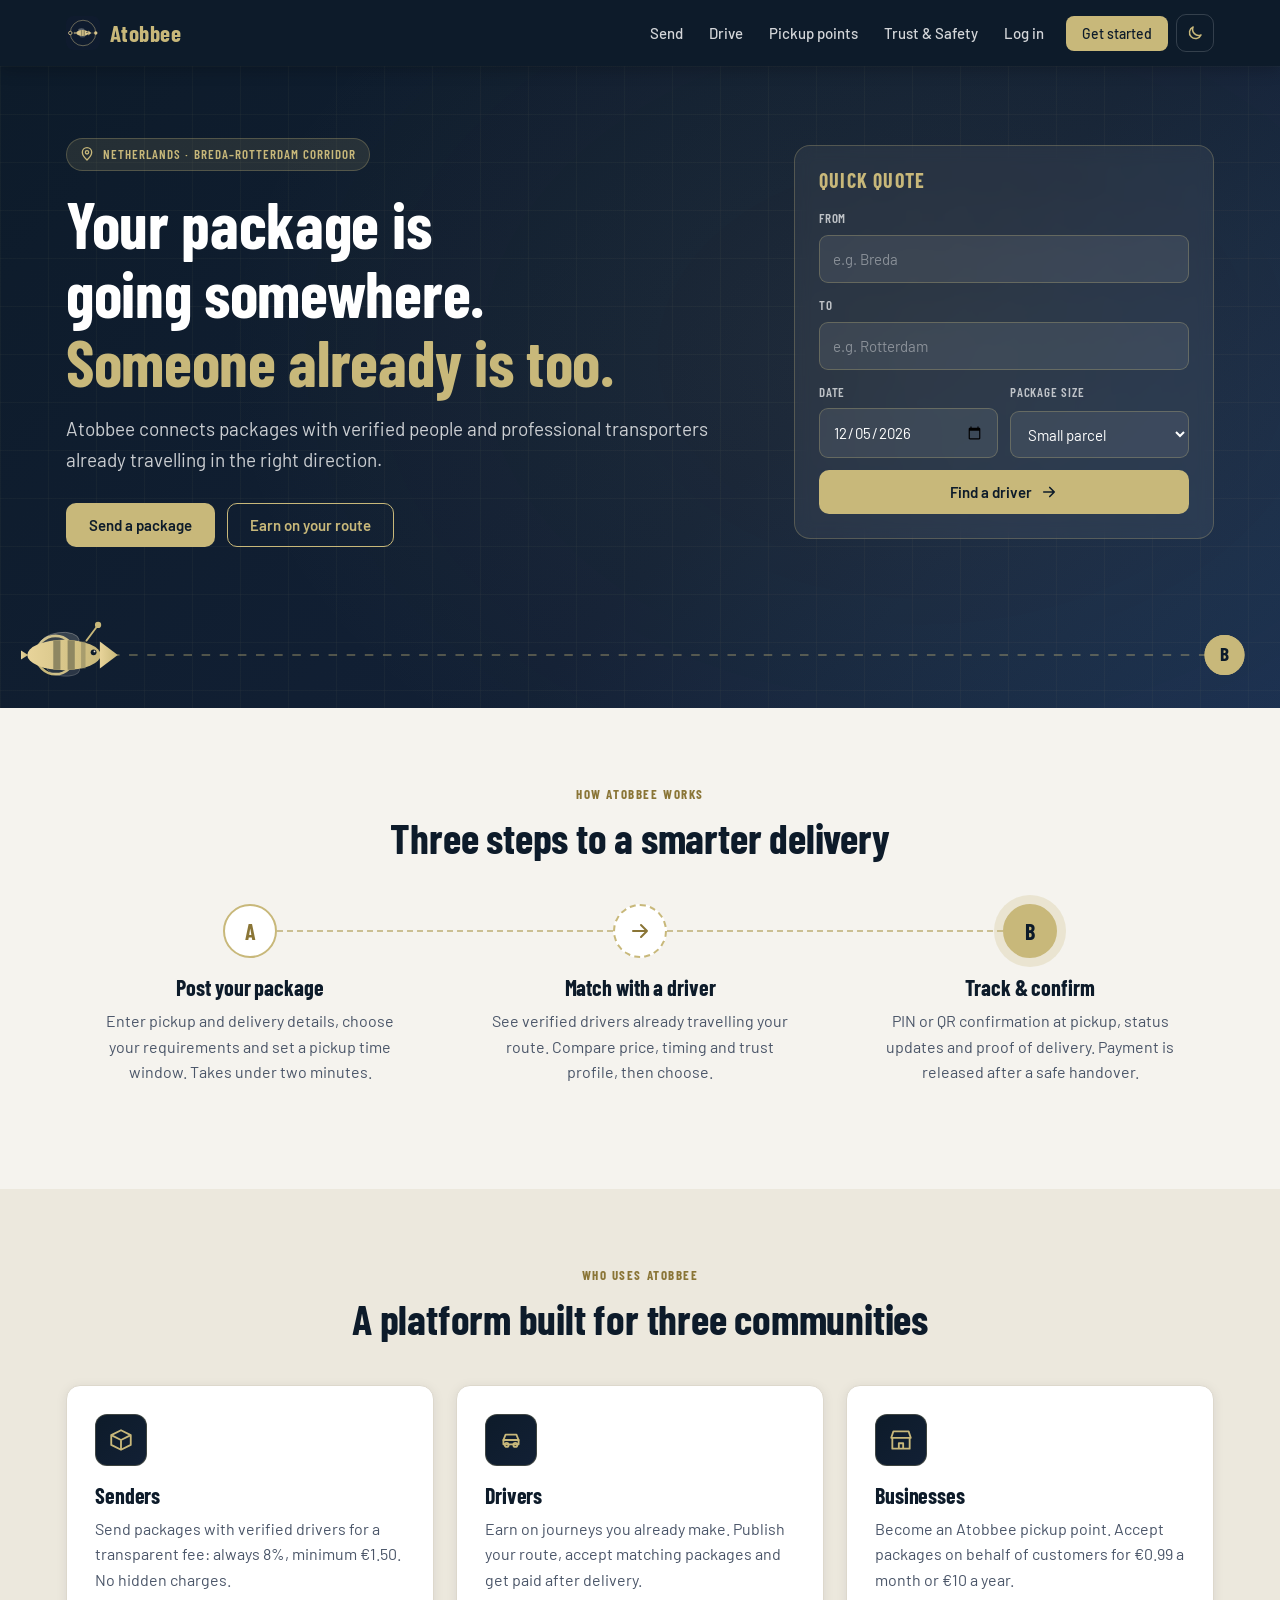
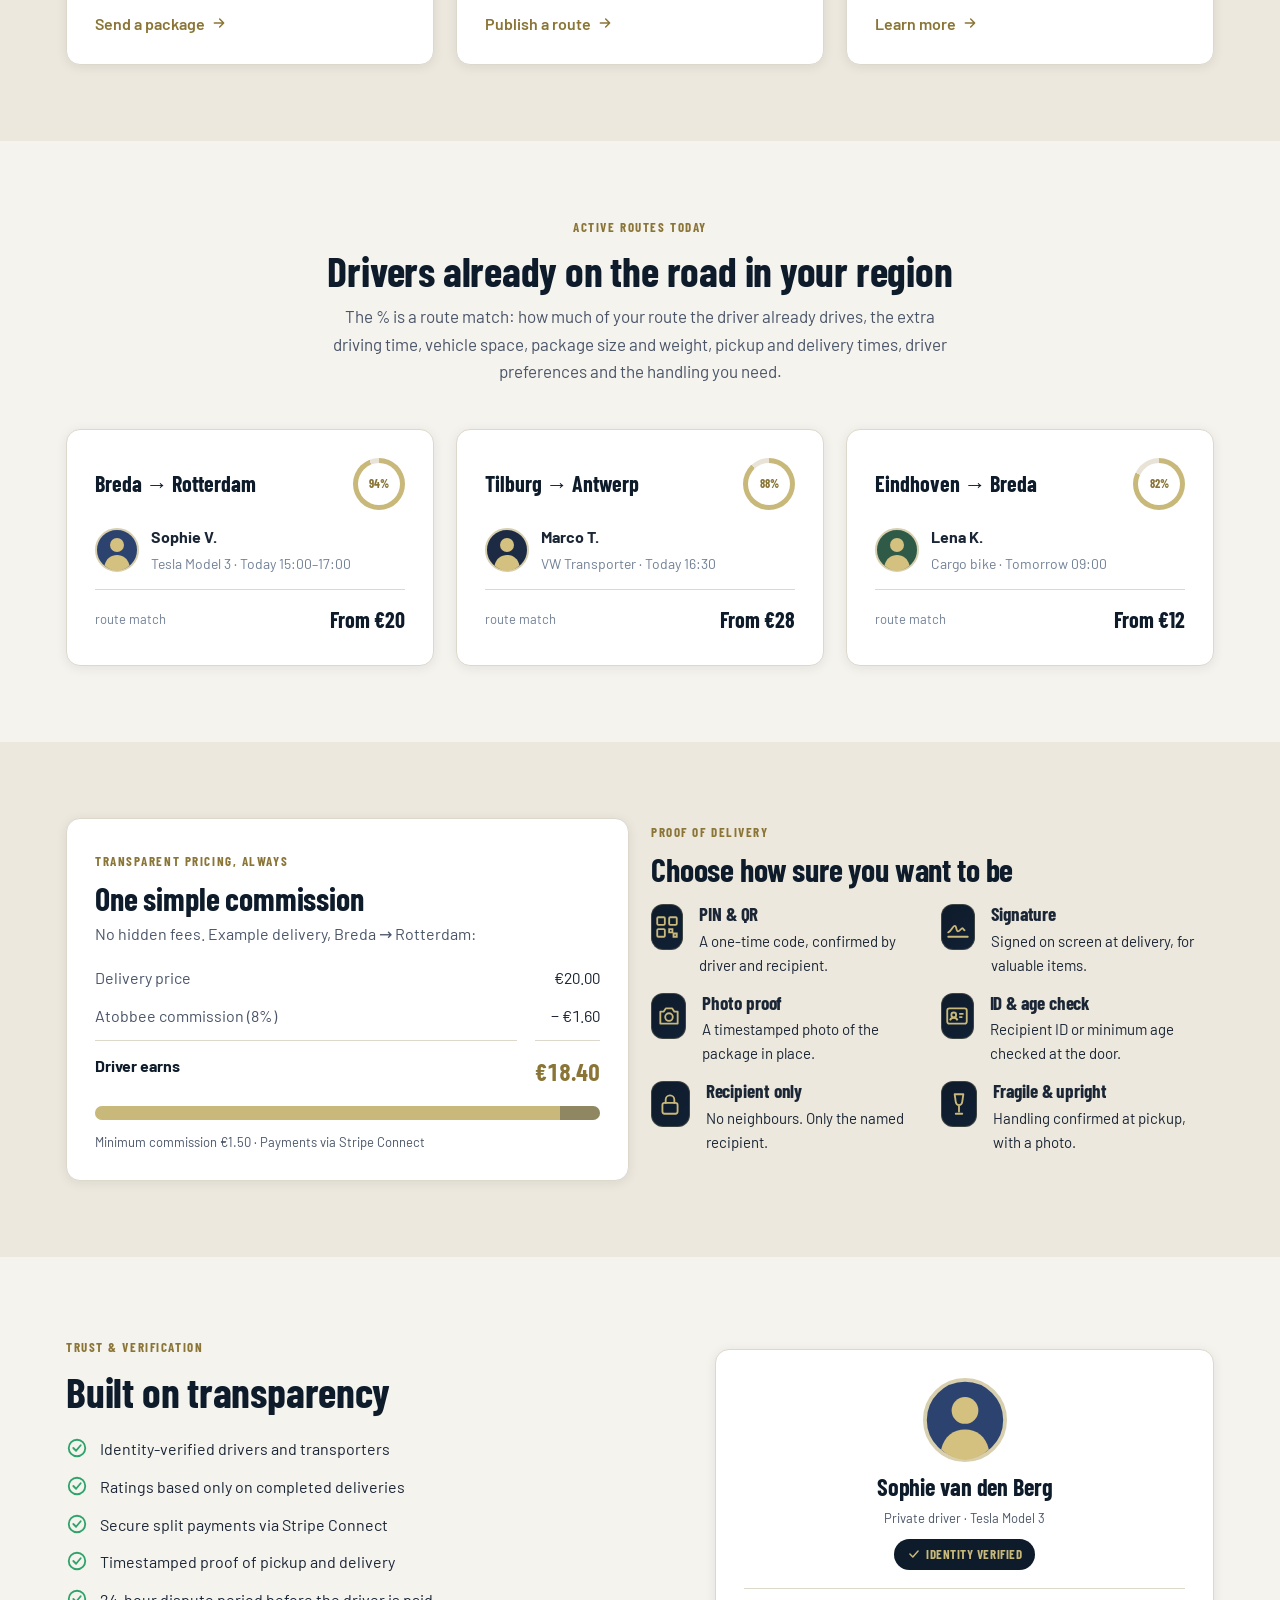
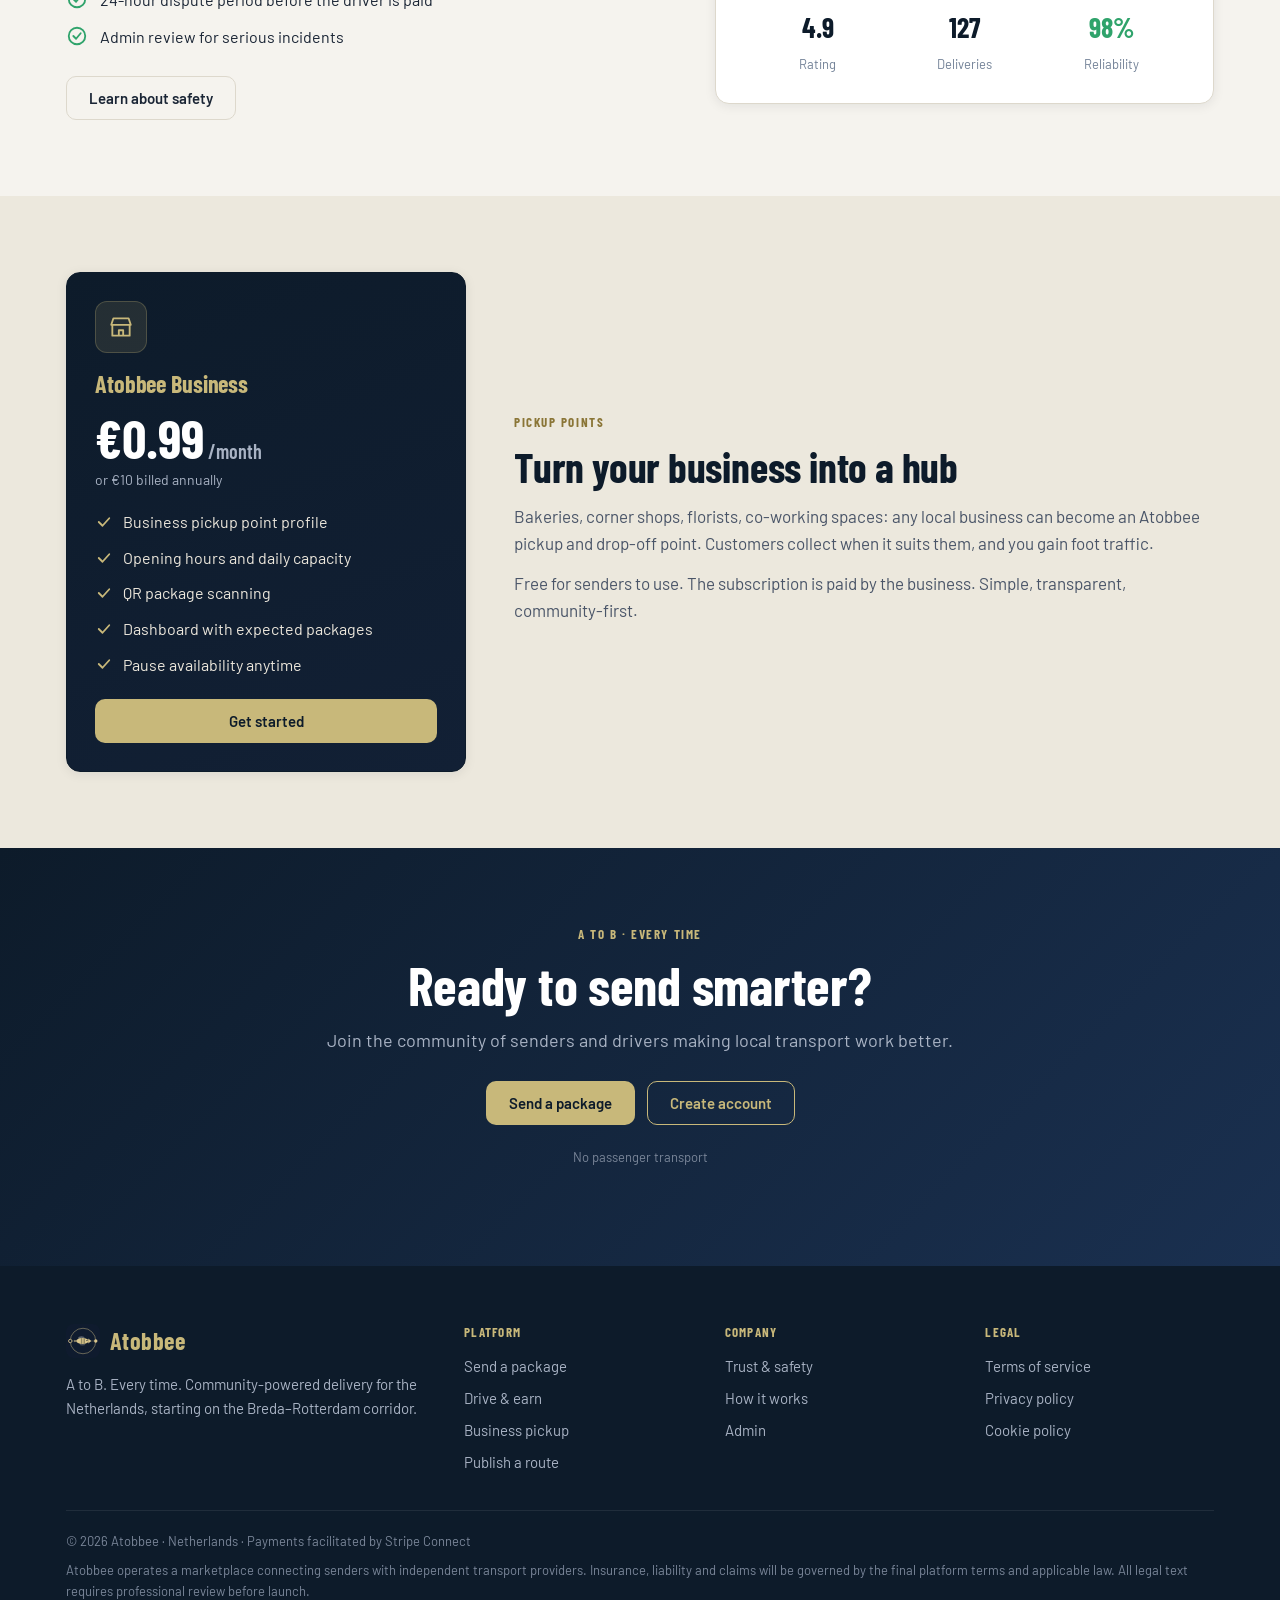
<file: website/index.html>
<!doctype html>
<html lang="en">
<head>
<meta charset="utf-8">
<meta name="viewport" content="width=device-width, initial-scale=1, viewport-fit=cover">
<meta name="theme-color" content="#0D1B2A">
<title>Atobbee · Community-powered delivery</title>
<meta name="description" content="Atobbee connects packages with verified people and professional transporters already travelling in the right direction. Breda–Rotterdam first.">
<link rel="icon" href="assets/logo-mark.svg" type="image/svg+xml">
<link rel="preconnect" href="https://fonts.googleapis.com">
<link rel="preconnect" href="https://fonts.gstatic.com" crossorigin>
<link href="https://fonts.googleapis.com/css2?family=Barlow+Condensed:wght@500;600;700&family=Barlow:wght@400;500;600;700&display=swap" rel="stylesheet">
<style>
  /* Atobbee design system: light ivory pages, navy bands, muted gold, Barlow (see brand/brand-guide.md) */
  :root{
    --navy:#0D1B2A; --navy-2:#122035; --navy-3:#1a3050; --navy-4:#24395a;
    --ivory:#f5f3ee; --ivory-2:#ece8dd; --white:#ffffff;
    --gold:#C8B87A; --gold-hi:#E8D49A; --gold-ink:#8a7536; --gold-soft:#f4ecd2;
    --text:#1a2535; --text-mid:#4a5568; --text-soft:#718096;
    --border:#ddd8cc; --on-navy:#ece7dc; --on-navy-mid:#a9b3c4;
    --ok:#2FA36B; --ok-bg:#e3f5ea;
    --shadow:0 2px 12px rgba(13,27,42,.08); --shadow-lg:0 10px 34px rgba(13,27,42,.14);
    --font:"Barlow",system-ui,-apple-system,"Segoe UI",sans-serif;
    --cond:"Barlow Condensed","Arial Narrow",sans-serif;
    color-scheme:light;
  }
  *{box-sizing:border-box}
  [hidden]{display:none!important}
  html{scroll-behavior:smooth}
  body{margin:0;background:var(--ivory);color:var(--text);font:400 16px/1.6 var(--font)}
  a{color:inherit}
  :focus-visible{outline:2px solid var(--gold);outline-offset:3px;border-radius:6px}
  h1,h2,h3{font-family:var(--cond);font-weight:700;line-height:1.08;margin:0;letter-spacing:-.005em;text-wrap:balance}
  p{margin:0}
  .wrap{max-width:1180px;margin:0 auto;padding-left:max(16px,env(safe-area-inset-left,0px));padding-right:max(16px,env(safe-area-inset-right,0px))}
  .caps{font-family:var(--cond);font-weight:700;font-size:13px;letter-spacing:.12em;text-transform:uppercase;color:var(--gold-ink)}
  .navy .caps{color:var(--gold)}
  .tnum{font-variant-numeric:tabular-nums}
  svg.i{width:24px;height:24px;flex:none}

  /* Buttons */
  .btn{display:inline-flex;align-items:center;justify-content:center;gap:8px;padding:12px 22px;border-radius:10px;border:1.5px solid transparent;background:var(--gold);color:var(--navy);font:600 15px var(--font);text-decoration:none;cursor:pointer;transition:background .15s,transform .15s}
  .btn:hover{background:var(--gold-hi);transform:translateY(-1px)}
  .btn.outline{background:transparent;border-color:var(--gold);color:var(--gold)}
  .btn.outline:hover{background:var(--gold);color:var(--navy)}
  .btn.ghost{background:transparent;border-color:var(--border);color:var(--text)}
  .btn.ghost:hover{border-color:var(--gold-ink);color:var(--gold-ink)}
  .btn.sm{padding:8px 15px;font-size:14px}
  .btn.block{width:100%}
  .link{display:inline-flex;align-items:center;gap:6px;font-weight:600;color:var(--gold-ink);text-decoration:none}
  .link svg{width:16px;height:16px;transition:transform .2s}
  .link:hover svg{transform:translateX(3px)}

  /* Nav */
  .nav{position:sticky;top:env(safe-area-inset-top,0px);z-index:20;background:var(--navy);box-shadow:0 2px 16px rgba(0,0,0,.25)}
  body::before{content:"";position:fixed;inset:0 0 auto;height:env(safe-area-inset-top,0px);z-index:30;background:var(--navy)}
  .nav .wrap{display:flex;align-items:center;gap:8px;height:66px}
  .brand{display:flex;align-items:center;gap:10px;text-decoration:none;margin-right:auto}
  .brand img{width:34px;height:34px}
  .brand span{font-family:var(--cond);font-weight:700;font-size:23px;color:var(--gold);letter-spacing:.02em}
  .nav-links{display:flex;align-items:center;gap:2px}
  .nav-links a{color:rgba(255,255,255,.82);text-decoration:none;font-weight:500;font-size:15px;padding:7px 12px;border-radius:8px}
  .nav-links a:hover{background:rgba(255,255,255,.08);color:#fff}
  .nav-links .btn{margin-left:8px;color:var(--navy)}
  .menu-btn{display:none;background:none;border:0;color:#fff;padding:8px;cursor:pointer}
  .menu-btn svg{width:26px;height:26px}
  .mobile-menu{background:var(--navy-2);padding-block:8px 14px}
  .mobile-menu a{display:block;color:rgba(255,255,255,.88);text-decoration:none;padding:11px 0;font-weight:500;border-bottom:1px solid rgba(255,255,255,.06)}
  .mobile-menu .btn{margin-top:12px;color:var(--navy)}
  @media (max-width:900px){.nav-links{display:none}.menu-btn{display:block}}

  /* Hero */
  .hero{position:relative;overflow:hidden;color:var(--on-navy);padding-block:72px 0;
    background:radial-gradient(ellipse 55% 80% at 72% 45%,rgba(200,184,122,.08),transparent),
      linear-gradient(rgba(200,184,122,.045) 1px,transparent 1px) 0 0/48px 48px,
      linear-gradient(90deg,rgba(200,184,122,.045) 1px,transparent 1px) 0 0/48px 48px,
      linear-gradient(135deg,#0D1B2A 0%,#122035 60%,#1a3050 100%)}
  .hero-grid{display:grid;grid-template-columns:minmax(0,1.1fr) 420px;gap:48px;align-items:center}
  .tag{display:inline-flex;align-items:center;gap:8px;padding:5px 12px;border-radius:999px;background:rgba(200,184,122,.12);border:1px solid rgba(200,184,122,.28);font-family:var(--cond);font-weight:600;font-size:13px;letter-spacing:.08em;text-transform:uppercase;color:var(--gold);margin-bottom:18px}
  .tag svg{width:16px;height:16px}
  .hero h1{font-size:clamp(40px,5.4vw,64px);color:#fff;margin-bottom:18px}
  .hero h1 em{font-style:normal;color:var(--gold);display:block}
  .hero .lead{font-size:clamp(17px,1.6vw,19px);color:rgba(255,255,255,.78);max-width:34em;margin-bottom:28px}
  .hero .row{display:flex;gap:12px;flex-wrap:wrap}
  .quote{background:rgba(255,255,255,.06);border:1px solid rgba(200,184,122,.28);border-radius:16px;padding:24px;backdrop-filter:blur(8px);-webkit-backdrop-filter:blur(8px)}
  .quote h2{font-size:20px;color:var(--gold);text-transform:uppercase;letter-spacing:.06em;margin-bottom:16px}
  .quote .grid2{display:grid;grid-template-columns:1fr 1fr;gap:12px}
  .f{display:grid;gap:6px;margin-bottom:12px}
  .f label{font-family:var(--cond);font-weight:600;font-size:13px;letter-spacing:.06em;text-transform:uppercase;color:rgba(255,255,255,.7)}
  .f input,.f select{width:100%;padding:11px 13px;border-radius:9px;border:1.5px solid rgba(200,184,122,.3);background:rgba(255,255,255,.08);color:#fff;font:inherit;font-size:15px}
  .f input::placeholder{color:rgba(255,255,255,.4)}
  .f select option{color:var(--text)}
  .f input:focus,.f select:focus{outline:none;border-color:var(--gold);box-shadow:0 0 0 3px rgba(200,184,122,.2)}
  /* Bee flight along the bottom of the hero */
  .flight{display:block;width:100%;height:auto;margin-top:44px}
  .flight .road{stroke:var(--gold);stroke-opacity:.35;stroke-width:2;stroke-dasharray:8 9}
  .flight .trail{stroke:var(--gold);stroke-width:3;stroke-linecap:round;stroke-dasharray:1060;stroke-dashoffset:1060;animation:trail 7s cubic-bezier(.55,.05,.35,1) infinite}
  .flight .bee{animation:fly 7s cubic-bezier(.55,.05,.35,1) infinite}
  .flight .bob{animation:bob .5s ease-in-out infinite alternate}
  .flight .pulse{fill:none;stroke:var(--gold);stroke-width:1.5;transform-box:fill-box;transform-origin:center;animation:pulse 2.6s ease-out infinite}
  .flight .pulse.p2{animation-delay:1.3s}
  @keyframes trail{0%{stroke-dashoffset:1060}72%,100%{stroke-dashoffset:0}}
  @keyframes fly{0%{transform:translateX(0)}72%,100%{transform:translateX(1060px)}}
  @keyframes bob{from{transform:translateY(-3px)}to{transform:translateY(3px)}}
  @keyframes pulse{from{transform:scale(1);opacity:.7}to{transform:scale(2.6);opacity:0}}

  /* Sections */
  .section{padding-block:76px}
  .section.alt{background:var(--ivory-2)}
  .head{text-align:center;margin:0 auto 44px;max-width:640px}
  .head .caps{display:block;margin-bottom:10px}
  .head h2{font-size:clamp(30px,3.6vw,42px);color:var(--navy);margin-bottom:10px}
  .head p{color:var(--text-mid);font-size:17px}
  .grid3{display:grid;grid-template-columns:repeat(3,minmax(0,1fr));gap:22px}
  .grid2{display:grid;grid-template-columns:repeat(2,minmax(0,1fr));gap:22px}
  .card{background:var(--white);border:1px solid var(--border);border-radius:14px;padding:28px;box-shadow:var(--shadow)}
  .card h3{font-size:22px;color:var(--navy);margin-bottom:8px}
  .card p{color:var(--text-mid)}
  .card.lift{transition:transform .2s,box-shadow .2s}
  .card.lift:hover{transform:translateY(-3px);box-shadow:var(--shadow-lg)}
  .icon{width:52px;height:52px;border-radius:12px;display:grid;place-items:center;background:linear-gradient(135deg,var(--navy),var(--navy-2));color:var(--gold);border:1px solid rgba(200,184,122,.25);margin-bottom:18px}
  .icon svg{width:26px;height:26px}

  /* How it works: A → B route */
  .route{position:relative}
  .route::before{content:"";position:absolute;top:26px;left:16.6%;right:16.6%;border-top:2px dashed #cbbf93}
  .route .card{position:relative;text-align:center;padding-top:0;background:transparent;border:0;box-shadow:none}
  .node{width:54px;height:54px;border-radius:50%;margin:0 auto 18px;display:grid;place-items:center;background:var(--white);border:2px solid var(--gold);color:var(--gold-ink);font-family:var(--cond);font-weight:700;font-size:22px;position:relative}
  .node svg{width:24px;height:24px}
  .node.mid{border-style:dashed}
  .node.b{background:var(--gold);color:var(--navy);box-shadow:0 0 0 9px rgba(200,184,122,.25)}

  /* Routes today */
  .rt{display:grid;gap:14px}
  .rt-head{display:flex;align-items:center;justify-content:space-between;gap:10px}
  .rt-head b{font-family:var(--cond);font-size:22px;color:var(--navy)}
  .who{display:flex;align-items:center;gap:12px}
  .av{width:44px;height:44px;border-radius:50%;background:var(--ivory-2);color:var(--gold-ink);display:grid;place-items:center;font-weight:700;font-size:14px;flex:none}
  .pav{flex:none;display:block}
  .profile .pav.lg{margin:0 auto 12px}
  .who b{display:block}
  .who span{font-size:14px;color:var(--text-soft)}
  .ring{--v:90;width:52px;height:52px;border-radius:50%;display:grid;place-items:center;background:conic-gradient(var(--gold) calc(var(--v)*1%),#e8e3d6 0);position:relative;flex:none}
  .ring::before{content:"";position:absolute;inset:5px;border-radius:50%;background:var(--white)}
  .ring b{position:relative;font-size:12px;font-weight:700;color:var(--gold-ink)}
  .rt-foot{display:flex;align-items:center;justify-content:space-between;border-top:1px solid var(--border);padding-top:12px}
  .rt-foot .p{font-family:var(--cond);font-size:22px;font-weight:700;color:var(--navy)}

  /* Pricing */
  .kv{display:grid;grid-template-columns:1fr auto;gap:12px 18px;margin:18px 0 14px}
  .kv dt{color:var(--text-mid)} .kv dd{margin:0;text-align:right;font-variant-numeric:tabular-nums}
  .kv .t{font-weight:700;color:var(--navy);border-top:1px solid var(--border);padding-top:12px}
  .kv dd.t{color:var(--gold-ink);font-family:var(--cond);font-size:24px}
  .split{height:14px;border-radius:999px;background:var(--ivory-2);overflow:hidden;display:flex;margin-top:8px}
  .split b{width:92%;background:var(--gold)} .split s{flex:1;background:#8e8762}
  .small{font-size:13px;color:var(--text-soft)}

  /* Proof tiles */
  .tiles{display:grid;grid-template-columns:repeat(3,minmax(0,1fr));gap:16px}
  .tile{display:flex;gap:16px;align-items:flex-start}
  .tile .icon{margin:0;width:46px;height:46px}
  .tile h3{font-size:19px;margin-bottom:4px}
  .tile p{font-size:15px}

  /* Trust band */
  .trust{display:grid;grid-template-columns:minmax(0,1.1fr) minmax(0,.9fr);gap:40px;align-items:center}
  .checks{list-style:none;padding:0;margin:22px 0 26px;display:grid;gap:12px}
  .checks li{display:flex;gap:12px;align-items:flex-start;color:var(--text)}
  .checks svg{width:22px;height:22px;color:var(--ok);flex:none;margin-top:1px}
  .profile{text-align:center}
  .profile .av{width:84px;height:84px;font-size:26px;margin:0 auto 12px;border:2px solid var(--gold)}
  .badge{display:inline-flex;align-items:center;gap:5px;padding:5px 13px;border-radius:999px;font-family:var(--cond);font-weight:700;font-size:13px;letter-spacing:.04em;text-transform:uppercase;background:#0D1B2A;color:#C8B87A;margin:10px 0 18px}
  .stats div:last-child b{color:#2FA36B}
  .badge svg{width:14px;height:14px}
  .stats{display:grid;grid-template-columns:repeat(3,1fr);border-top:1px solid var(--border);padding-top:16px}
  .stats b{display:block;font-family:var(--cond);font-size:28px;color:var(--navy)}
  .stats span{font-size:13px;color:var(--text-soft)}

  /* Business */
  .biz{display:grid;grid-template-columns:400px minmax(0,1fr);gap:48px;align-items:center}
  .plan{background:linear-gradient(160deg,var(--navy),var(--navy-2));color:var(--on-navy);border-color:var(--navy)}
  .plan h3{color:var(--gold);font-size:24px}
  .plan .price{font-family:var(--cond);font-weight:700;font-size:54px;color:#fff;line-height:1;margin:14px 0 4px}
  .plan .price small{font-size:20px;color:var(--on-navy-mid);font-weight:600}
  .plan .per{color:var(--on-navy-mid);font-size:14px;margin-bottom:18px}
  .plan ul{list-style:none;padding:0;margin:0 0 22px;display:grid;gap:10px}
  .plan li{display:flex;gap:10px;align-items:center}
  .plan li svg{width:18px;height:18px;color:var(--gold);flex:none}
  .biz-copy h2{font-size:clamp(30px,3.6vw,42px);color:var(--navy);margin:10px 0 14px}
  .biz-copy p{color:var(--text-mid);margin-bottom:12px;font-size:17px}

  /* CTA band */
  .cta{background:linear-gradient(135deg,#0D1B2A,#1a3050);color:var(--on-navy);text-align:center;padding-block:72px}
  .cta h2{font-size:clamp(34px,4.6vw,54px);color:#fff;margin-bottom:12px}
  .cta p{color:var(--on-navy-mid);font-size:18px;margin-bottom:26px}
  .cta .row{display:flex;gap:12px;justify-content:center;flex-wrap:wrap}
  .cta .note{margin-top:22px;font-size:13px;color:#7a8699}

  /* Footer */
  footer{background:var(--navy);color:var(--on-navy-mid);padding-block:56px 32px;font-size:15px}
  .foot{display:grid;grid-template-columns:1.6fr repeat(3,1fr);gap:32px}
  .foot .brand span{font-size:24px}
  .foot p{margin-top:12px;max-width:26em}
  .foot h4{font-family:var(--cond);font-weight:700;letter-spacing:.1em;text-transform:uppercase;font-size:13px;color:var(--gold);margin:0 0 12px}
  .foot ul{list-style:none;padding:0;margin:0;display:grid;gap:8px}
  .foot a{text-decoration:none;color:var(--on-navy-mid)}
  .foot a:hover{color:#fff}
  .fine{border-top:1px solid rgba(255,255,255,.08);margin-top:36px;padding-top:20px;display:grid;gap:8px;font-size:13px;color:#7a8699}

  @media (max-width:980px){
    .hero-grid,.trust,.biz{grid-template-columns:1fr}
    .quote{max-width:520px}
    .grid3,.tiles{grid-template-columns:repeat(2,minmax(0,1fr))}
    .route::before{display:none}
    .foot{grid-template-columns:1fr 1fr}
  }
  @media (max-width:620px){
    .hero{padding-top:44px}
    .grid3,.grid2,.tiles,.quote .grid2{grid-template-columns:1fr}
    .section{padding-block:56px}
    .foot{grid-template-columns:1fr}
  }
  @media (prefers-reduced-motion:reduce){
    html{scroll-behavior:auto}
    *,*::before,*::after{animation:none!important;transition:none!important}
    .flight .trail{stroke-dashoffset:0}
    .flight .bee{transform:translateX(530px)}
  }
  .mode-btn{flex:none;width:38px;height:38px;border-radius:10px;display:grid;place-items:center;border:1px solid rgba(255,255,255,.16);background:transparent;color:#C8B87A;cursor:pointer;transition:border-color .15s,background .15s}
  .mode-btn:hover{border-color:#C8B87A;background:rgba(200,184,122,.1)}
  .mode-btn svg{width:18px;height:18px}
  .mode-btn .sun{display:none}
  :root[data-mode="dark"] .mode-btn .sun{display:block}
  :root[data-mode="dark"] .mode-btn .moon{display:none}
  /* ===== Dark mode ===== */
  :root[data-mode="dark"]{
    --ivory:#0D1B2A; --ivory-2:#122035; --white:#16263d;
    --text:#ece7dc; --text-mid:#a9b3c4; --text-soft:#7a8699;
    --border:rgba(236,231,220,.14); --gold-ink:#C8B87A; --gold-soft:rgba(200,184,122,.14);
    --ok-bg:rgba(143,212,168,.12); --shadow:none; --shadow-lg:0 10px 34px rgba(0,0,0,.35);
    color-scheme:dark;
  }
  [data-mode="dark"] .head h2,[data-mode="dark"] .card h2,[data-mode="dark"] .card h3,[data-mode="dark"] .rt-head b,[data-mode="dark"] .rt-foot .p,
  [data-mode="dark"] .kv .t,[data-mode="dark"] .stats b,[data-mode="dark"] .biz-copy h2,[data-mode="dark"] .section h2{color:#fff!important}
  [data-mode="dark"] .route::before{border-color:#4d5a6e}
  [data-mode="dark"] .ring{background:conic-gradient(var(--gold) calc(var(--v)*1%),#24395a 0)}
  [data-mode="dark"] .badge{background:rgba(200,184,122,.14)}
  [data-mode="dark"] .icon{border-color:rgba(200,184,122,.35)}
  [data-mode="dark"] .nav{box-shadow:0 1px 0 var(--border)}
  [data-mode="dark"] .plan{border-color:rgba(200,184,122,.35)}
  [data-mode="dark"] footer{border-top:1px solid var(--border)}
  .mobile-mode{display:none}
  @media (max-width:900px){.mobile-mode{display:block}}
</style>
<script>
/* Light / dark mode, remembered per visitor */
(function(){
  var K = 'atobbee-theme', root = document.documentElement, m = 'light';
  try { m = localStorage.getItem(K) || 'light'; } catch(e){}
  root.setAttribute('data-mode', m);
  document.addEventListener('click', function(e){
    var b = e.target.closest('[data-mode-toggle]'); if (!b) return;
    m = root.getAttribute('data-mode') === 'dark' ? 'light' : 'dark';
    root.setAttribute('data-mode', m);
    try { localStorage.setItem(K, m); } catch(e){}
  });
})();
</script>
</head>
<body>

<header class="nav">
  <div class="wrap">
    <a class="brand" href="index.html"><img src="assets/logo-mark.svg" alt=""><span>Atobbee</span></a>
    <nav class="nav-links" aria-label="Main">
      <a href="app.html#send">Send</a>
      <a href="app.html#route">Drive</a>
      <a href="#pickup">Pickup points</a>
      <a href="app.html#trust">Trust &amp; Safety</a>
      <a href="app.html#login">Log in</a>
      <a class="btn sm" href="app.html#login">Get started</a>
      <button type="button" class="mode-btn" style="margin-left:6px" data-mode-toggle aria-label="Switch light or dark mode" title="Light / dark"><svg class="sun" viewBox="0 0 24 24" fill="none" stroke="currentColor" stroke-width="2" stroke-linecap="round"><circle cx="12" cy="12" r="4"/><path d="M12 2v2M12 20v2M4.9 4.9l1.4 1.4M17.7 17.7l1.4 1.4M2 12h2M20 12h2M4.9 19.1l1.4-1.4M17.7 6.3l1.4-1.4"/></svg><svg class="moon" viewBox="0 0 24 24" fill="none" stroke="currentColor" stroke-width="2" stroke-linecap="round" stroke-linejoin="round"><path d="M20 14.5A8 8 0 0 1 9.5 4a8 8 0 1 0 10.5 10.5z"/></svg></button>
    </nav>
    <span class="mobile-mode"><button type="button" class="mode-btn" data-mode-toggle aria-label="Switch light or dark mode" title="Light / dark"><svg class="sun" viewBox="0 0 24 24" fill="none" stroke="currentColor" stroke-width="2" stroke-linecap="round"><circle cx="12" cy="12" r="4"/><path d="M12 2v2M12 20v2M4.9 4.9l1.4 1.4M17.7 17.7l1.4 1.4M2 12h2M20 12h2M4.9 19.1l1.4-1.4M17.7 6.3l1.4-1.4"/></svg><svg class="moon" viewBox="0 0 24 24" fill="none" stroke="currentColor" stroke-width="2" stroke-linecap="round" stroke-linejoin="round"><path d="M20 14.5A8 8 0 0 1 9.5 4a8 8 0 1 0 10.5 10.5z"/></svg></button></span>
    <button class="menu-btn" id="menuBtn" type="button" aria-label="Open menu" aria-expanded="false" aria-controls="mobileMenu">
      <svg viewBox="0 0 24 24" fill="none" stroke="currentColor" stroke-width="2" stroke-linecap="round"><path d="M4 7h16M4 12h16M4 17h16"/></svg>
    </button>
  </div>
  <div class="mobile-menu" id="mobileMenu" hidden>
    <div class="wrap">
      <a href="app.html#send">Send a package</a>
      <a href="app.html#route">Drive &amp; earn</a>
      <a href="#pickup">Pickup points</a>
      <a href="app.html#trust">Trust &amp; Safety</a>
      <a href="app.html#login">Log in</a>
      <a class="btn block" href="app.html#login">Get started</a>
    </div>
  </div>
</header>

<main>
  <!-- Hero -->
  <section class="hero">
    <div class="wrap hero-grid">
      <div>
        <span class="tag"><svg viewBox="0 0 24 24" fill="none" stroke="currentColor" stroke-width="2" stroke-linecap="round" stroke-linejoin="round"><path d="M12 21s-7-6.2-7-11.5A7 7 0 0 1 19 9.5C19 14.8 12 21 12 21z"/><circle cx="12" cy="9.5" r="2.5"/></svg>Netherlands · Breda–Rotterdam corridor</span>
        <h1>Your package is going somewhere. <em>Someone already is too.</em></h1>
        <p class="lead">Atobbee connects packages with verified people and professional transporters already travelling in the right direction.</p>
        <div class="row">
          <a class="btn" href="app.html#send">Send a package</a>
          <a class="btn outline" href="app.html#route">Earn on your route</a>
        </div>
      </div>

      <form class="quote" id="quote" action="app.html#matches">
        <h2>Quick quote</h2>
        <div class="f"><label for="q-from">From</label><input id="q-from" name="from" type="text" placeholder="e.g. Breda" autocomplete="off"></div>
        <div class="f"><label for="q-to">To</label><input id="q-to" name="to" type="text" placeholder="e.g. Rotterdam" autocomplete="off"></div>
        <div class="grid2">
          <div class="f"><label for="q-date">Date</label><input id="q-date" name="date" type="date"></div>
          <div class="f"><label for="q-size">Package size</label>
            <select id="q-size" name="size"><option>Envelope</option><option selected>Small parcel</option><option>Medium parcel</option><option>Large parcel</option><option>Custom</option></select></div>
        </div>
        <button class="btn block" type="submit">Find a driver
          <svg class="i" viewBox="0 0 24 24" fill="none" stroke="currentColor" stroke-width="2.2" stroke-linecap="round" stroke-linejoin="round" style="width:18px;height:18px"><path d="M5 12h14M13 6l6 6-6 6"/></svg></button>
      </form>
    </div>

    <svg class="flight" viewBox="0 0 1200 110" preserveAspectRatio="xMidYMid meet" aria-hidden="true">
      <defs><linearGradient id="bg1" x1="0" x2="1"><stop offset="0" stop-color="#E8D49A"/><stop offset="1" stop-color="#C8B87A"/></linearGradient></defs>
      <line class="road" x1="70" y1="60" x2="1130" y2="60"/>
      <line class="trail" x1="70" y1="60" x2="1130" y2="60"/>
      <circle cx="52" cy="60" r="18" fill="#0D1B2A" stroke="#C8B87A" stroke-width="2.5"/>
      <text x="52" y="66" text-anchor="middle" font-family="Barlow Condensed,Arial" font-weight="700" font-size="18" fill="#C8B87A">A</text>
      <circle class="pulse" cx="1148" cy="60" r="18"/><circle class="pulse p2" cx="1148" cy="60" r="18"/>
      <circle cx="1148" cy="60" r="18" fill="#C8B87A"/>
      <text x="1148" y="66" text-anchor="middle" font-family="Barlow Condensed,Arial" font-weight="700" font-size="18" fill="#0D1B2A">B</text>
      <g class="bee"><g class="bob"><g transform="translate(60 60) scale(.42) translate(-272 -210)">
        <ellipse cx="262" cy="182" rx="44" ry="22" fill="#ece7dc" fill-opacity=".18" stroke="#ece7dc" stroke-opacity=".3" stroke-width="2" transform="rotate(-8 262 182)"/>
        <ellipse cx="270" cy="240" rx="37" ry="17" fill="#ece7dc" fill-opacity=".12" stroke="#ece7dc" stroke-opacity=".22" stroke-width="2" transform="rotate(6 270 240)"/>
        <path d="M192 210 l-16 -10 v20 z" fill="url(#bg1)"/>
        <ellipse cx="272" cy="210" rx="82" ry="34" fill="url(#bg1)"/>
        <rect x="248" y="177" width="16" height="66" fill="#8e8762"/><rect x="280" y="177" width="16" height="66" fill="#8e8762"/><rect x="310" y="180" width="10" height="60" fill="#8e8762" fill-opacity=".6"/>
        <path d="M352 180 l40 30 -40 30 z" fill="url(#bg1)"/>
        <circle cx="338" cy="204" r="6.5" fill="#0D1B2A"/><circle cx="340" cy="202" r="2" fill="#ece7dc"/>
        <line x1="322" y1="178" x2="346" y2="146" stroke="#C8B87A" stroke-width="4" stroke-linecap="round"/><circle cx="348" cy="143" r="7" fill="#C8B87A"/>
      </g></g></g>
    </svg>
  </section>

  <!-- How it works -->
  <section class="section" id="how">
    <div class="wrap">
      <div class="head"><span class="caps">How Atobbee works</span><h2>Three steps to a smarter delivery</h2></div>
      <div class="grid3 route">
        <div class="card"><div class="node">A</div><h3>Post your package</h3><p>Enter pickup and delivery details, choose your requirements and set a pickup time window. Takes under two minutes.</p></div>
        <div class="card"><div class="node mid"><svg viewBox="0 0 24 24" fill="none" stroke="currentColor" stroke-width="2" stroke-linecap="round" stroke-linejoin="round"><path d="M5 12h14M13 6l6 6-6 6"/></svg></div><h3>Match with a driver</h3><p>See verified drivers already travelling your route. Compare price, timing and trust profile, then choose.</p></div>
        <div class="card"><div class="node b">B</div><h3>Track &amp; confirm</h3><p>PIN or QR confirmation at pickup, status updates and proof of delivery. Payment is released after a safe handover.</p></div>
      </div>
    </div>
  </section>

  <!-- Communities -->
  <section class="section alt" id="communities">
    <div class="wrap">
      <div class="head"><span class="caps">Who uses Atobbee</span><h2>A platform built for three communities</h2></div>
      <div class="grid3">
        <div class="card lift">
          <div class="icon"><svg viewBox="0 0 24 24" fill="none" stroke="currentColor" stroke-width="1.7" stroke-linejoin="round"><path d="M3 7.5 12 3l9 4.5v9L12 21l-9-4.5z"/><path d="M3 7.5 12 12l9-4.5M12 12v9"/></svg></div>
          <h3>Senders</h3><p>Send packages with verified drivers for a transparent fee: always 8%, minimum €1.50. No hidden charges.</p>
          <p style="margin-top:18px"><a class="link" href="app.html#send">Send a package <svg viewBox="0 0 24 24" fill="none" stroke="currentColor" stroke-width="2.2" stroke-linecap="round" stroke-linejoin="round"><path d="M5 12h14M13 6l6 6-6 6"/></svg></a></p>
        </div>
        <div class="card lift">
          <div class="icon"><svg viewBox="0 0 24 24" fill="none" stroke="currentColor" stroke-width="1.7" stroke-linecap="round" stroke-linejoin="round"><path d="M5 16h14v-4l-2-5H7l-2 5z"/><path d="M5 12h14"/><circle cx="8" cy="16.5" r="1.8"/><circle cx="16" cy="16.5" r="1.8"/></svg></div>
          <h3>Drivers</h3><p>Earn on journeys you already make. Publish your route, accept matching packages and get paid after delivery.</p>
          <p style="margin-top:18px"><a class="link" href="app.html#route">Publish a route <svg viewBox="0 0 24 24" fill="none" stroke="currentColor" stroke-width="2.2" stroke-linecap="round" stroke-linejoin="round"><path d="M5 12h14M13 6l6 6-6 6"/></svg></a></p>
        </div>
        <div class="card lift">
          <div class="icon"><svg viewBox="0 0 24 24" fill="none" stroke="currentColor" stroke-width="1.7" stroke-linejoin="round"><path d="M4 10v10h16V10"/><path d="M3 10l2-6h14l2 6z"/><path d="M10 20v-5h4v5"/></svg></div>
          <h3>Businesses</h3><p>Become an Atobbee pickup point. Accept packages on behalf of customers for €0.99 a month or €10 a year.</p>
          <p style="margin-top:18px"><a class="link" href="#pickup">Learn more <svg viewBox="0 0 24 24" fill="none" stroke="currentColor" stroke-width="2.2" stroke-linecap="round" stroke-linejoin="round"><path d="M5 12h14M13 6l6 6-6 6"/></svg></a></p>
        </div>
      </div>
    </div>
  </section>

  <!-- Active routes -->
  <section class="section" id="routes">
    <div class="wrap">
      <div class="head"><span class="caps">Active routes today</span><h2>Drivers already on the road in your region</h2><p>The % is a route match: how much of your route the driver already drives, the extra driving time, vehicle space, package size and weight, pickup and delivery times, driver preferences and the handling you need.</p></div>
      <div class="grid3">
        <a class="card lift rt" href="app.html#matches" style="text-decoration:none">
          <div class="rt-head"><b>Breda → Rotterdam</b><div class="ring" style="--v:94"><b>94%</b></div></div>
          <div class="who"><svg class="pav" width="44" height="44" viewBox="0 0 44 44" aria-hidden="true"><circle cx="22" cy="22" r="21" fill="#2c4370" stroke="#d8cfae" stroke-width="2"/><circle cx="22" cy="17" r="7" fill="#d4c07f"/><path d="M9.5 37.5c1.6-7 6.5-10.5 12.5-10.5s10.9 3.5 12.5 10.5A20.8 20.8 0 0 1 22 43a20.8 20.8 0 0 1-12.5-5.5z" fill="#d4c07f"/></svg><div><b>Sophie V.</b><span>Tesla Model 3 · Today 15:00–17:00</span></div></div>
          <div class="rt-foot"><span class="small">route match</span><span class="p">From €20</span></div>
        </a>
        <a class="card lift rt" href="app.html#matches" style="text-decoration:none">
          <div class="rt-head"><b>Tilburg → Antwerp</b><div class="ring" style="--v:88"><b>88%</b></div></div>
          <div class="who"><svg class="pav" width="44" height="44" viewBox="0 0 44 44" aria-hidden="true"><circle cx="22" cy="22" r="21" fill="#1d2a44" stroke="#d8cfae" stroke-width="2"/><circle cx="22" cy="17" r="7" fill="#d4c07f"/><path d="M9.5 37.5c1.6-7 6.5-10.5 12.5-10.5s10.9 3.5 12.5 10.5A20.8 20.8 0 0 1 22 43a20.8 20.8 0 0 1-12.5-5.5z" fill="#d4c07f"/></svg><div><b>Marco T.</b><span>VW Transporter · Today 16:30</span></div></div>
          <div class="rt-foot"><span class="small">route match</span><span class="p">From €28</span></div>
        </a>
        <a class="card lift rt" href="app.html#matches" style="text-decoration:none">
          <div class="rt-head"><b>Eindhoven → Breda</b><div class="ring" style="--v:82"><b>82%</b></div></div>
          <div class="who"><svg class="pav" width="44" height="44" viewBox="0 0 44 44" aria-hidden="true"><circle cx="22" cy="22" r="21" fill="#2f5a48" stroke="#d8cfae" stroke-width="2"/><circle cx="22" cy="17" r="7" fill="#d4c07f"/><path d="M9.5 37.5c1.6-7 6.5-10.5 12.5-10.5s10.9 3.5 12.5 10.5A20.8 20.8 0 0 1 22 43a20.8 20.8 0 0 1-12.5-5.5z" fill="#d4c07f"/></svg><div><b>Lena K.</b><span>Cargo bike · Tomorrow 09:00</span></div></div>
          <div class="rt-foot"><span class="small">route match</span><span class="p">From €12</span></div>
        </a>
      </div>
    </div>
  </section>

  <!-- Pricing + proof -->
  <section class="section alt" id="pricing">
    <div class="wrap grid2" style="align-items:start">
      <div class="card">
        <span class="caps">Transparent pricing, always</span>
        <h2 style="font-size:32px;color:var(--navy);margin-top:8px">One simple commission</h2>
        <p style="color:var(--text-mid);margin-top:6px">No hidden fees. Example delivery, Breda → Rotterdam:</p>
        <dl class="kv">
          <dt>Delivery price</dt><dd>€20.00</dd>
          <dt>Atobbee commission (8%)</dt><dd>− €1.60</dd>
          <dt class="t">Driver earns</dt><dd class="t">€18.40</dd>
        </dl>
        <div class="split" aria-hidden="true"><b></b><s></s></div>
        <p class="small" style="margin-top:12px">Minimum commission €1.50 · Payments via Stripe Connect</p>
      </div>
      <div>
        <span class="caps">Proof of delivery</span>
        <h2 style="font-size:32px;color:var(--navy);margin:8px 0 18px">Choose how sure you want to be</h2>
        <div class="tiles" style="grid-template-columns:1fr 1fr">
          <div class="tile"><div class="icon"><svg viewBox="0 0 24 24" fill="none" stroke="currentColor" stroke-width="1.7"><rect x="3" y="3" width="7" height="7" rx="1"/><rect x="14" y="3" width="7" height="7" rx="1"/><rect x="3" y="14" width="7" height="7" rx="1"/><path d="M14 14h3v3h-3zM18 18h3v3h-3z"/></svg></div><div><h3>PIN &amp; QR</h3><p>A one-time code, confirmed by driver and recipient.</p></div></div>
          <div class="tile"><div class="icon"><svg viewBox="0 0 24 24" fill="none" stroke="currentColor" stroke-width="1.7" stroke-linecap="round"><path d="M3 17c3-1 4-6 6-6s1 5 3 5 3-3 4-3 1 2 2 2M3 21h18"/></svg></div><div><h3>Signature</h3><p>Signed on screen at delivery, for valuable items.</p></div></div>
          <div class="tile"><div class="icon"><svg viewBox="0 0 24 24" fill="none" stroke="currentColor" stroke-width="1.7" stroke-linejoin="round"><path d="M4 8h3l2-3h6l2 3h3v11H4z"/><circle cx="12" cy="13" r="3.5"/></svg></div><div><h3>Photo proof</h3><p>A timestamped photo of the package in place.</p></div></div>
          <div class="tile"><div class="icon"><svg viewBox="0 0 24 24" fill="none" stroke="currentColor" stroke-width="1.7" stroke-linejoin="round"><rect x="3" y="5" width="18" height="14" rx="2"/><circle cx="9" cy="11" r="2.2"/><path d="M5.5 16c.6-1.6 2-2.4 3.5-2.4s2.9.8 3.5 2.4M14 10h4M14 13h3"/></svg></div><div><h3>ID &amp; age check</h3><p>Recipient ID or minimum age checked at the door.</p></div></div>
          <div class="tile"><div class="icon"><svg viewBox="0 0 24 24" fill="none" stroke="currentColor" stroke-width="1.7" stroke-linecap="round"><rect x="5" y="11" width="14" height="10" rx="2"/><path d="M8 11V8a4 4 0 0 1 8 0v3"/></svg></div><div><h3>Recipient only</h3><p>No neighbours. Only the named recipient.</p></div></div>
          <div class="tile"><div class="icon"><svg viewBox="0 0 24 24" fill="none" stroke="currentColor" stroke-width="1.7" stroke-linecap="round" stroke-linejoin="round"><path d="M8 3h8l-1 7a3 3 0 0 1-6 0zM12 13v6M9 21h6"/></svg></div><div><h3>Fragile &amp; upright</h3><p>Handling confirmed at pickup, with a photo.</p></div></div>
        </div>
      </div>
    </div>
  </section>

  <!-- Trust -->
  <section class="section" id="trust">
    <div class="wrap trust">
      <div>
        <span class="caps">Trust &amp; verification</span>
        <h2 style="font-size:clamp(30px,3.6vw,42px);color:var(--navy);margin-top:10px">Built on transparency</h2>
        <ul class="checks">
          <li><svg viewBox="0 0 24 24" fill="none" stroke="currentColor" stroke-width="2" stroke-linecap="round" stroke-linejoin="round"><circle cx="12" cy="12" r="9"/><path d="m8 12 3 3 5-6"/></svg>Identity-verified drivers and transporters</li>
          <li><svg viewBox="0 0 24 24" fill="none" stroke="currentColor" stroke-width="2" stroke-linecap="round" stroke-linejoin="round"><circle cx="12" cy="12" r="9"/><path d="m8 12 3 3 5-6"/></svg>Ratings based only on completed deliveries</li>
          <li><svg viewBox="0 0 24 24" fill="none" stroke="currentColor" stroke-width="2" stroke-linecap="round" stroke-linejoin="round"><circle cx="12" cy="12" r="9"/><path d="m8 12 3 3 5-6"/></svg>Secure split payments via Stripe Connect</li>
          <li><svg viewBox="0 0 24 24" fill="none" stroke="currentColor" stroke-width="2" stroke-linecap="round" stroke-linejoin="round"><circle cx="12" cy="12" r="9"/><path d="m8 12 3 3 5-6"/></svg>Timestamped proof of pickup and delivery</li>
          <li><svg viewBox="0 0 24 24" fill="none" stroke="currentColor" stroke-width="2" stroke-linecap="round" stroke-linejoin="round"><circle cx="12" cy="12" r="9"/><path d="m8 12 3 3 5-6"/></svg>24-hour dispute period before the driver is paid</li>
          <li><svg viewBox="0 0 24 24" fill="none" stroke="currentColor" stroke-width="2" stroke-linecap="round" stroke-linejoin="round"><circle cx="12" cy="12" r="9"/><path d="m8 12 3 3 5-6"/></svg>Admin review for serious incidents</li>
        </ul>
        <a class="btn ghost" href="app.html#trust">Learn about safety</a>
      </div>
      <div class="card profile">
        <svg class="pav lg" width="84" height="84" viewBox="0 0 44 44" aria-hidden="true"><circle cx="22" cy="22" r="21" fill="#2c4370" stroke="#d8cfae" stroke-width="2"/><circle cx="22" cy="17" r="7" fill="#d4c07f"/><path d="M9.5 37.5c1.6-7 6.5-10.5 12.5-10.5s10.9 3.5 12.5 10.5A20.8 20.8 0 0 1 22 43a20.8 20.8 0 0 1-12.5-5.5z" fill="#d4c07f"/></svg>
        <h3 style="font-size:24px">Sophie van den Berg</h3>
        <p class="small">Private driver · Tesla Model 3</p>
        <span class="badge"><svg viewBox="0 0 24 24" fill="none" stroke="currentColor" stroke-width="2.6" stroke-linecap="round" stroke-linejoin="round"><path d="m5 12 5 5 9-10"/></svg>Identity verified</span>
        <div class="stats"><div><b>4.9</b><span>Rating</span></div><div><b>127</b><span>Deliveries</span></div><div><b>98%</b><span>Reliability</span></div></div>
      </div>
    </div>
  </section>

  <!-- Pickup points -->
  <section class="section alt" id="pickup">
    <div class="wrap biz">
      <div class="card plan">
        <div class="icon" style="background:rgba(200,184,122,.12)"><svg viewBox="0 0 24 24" fill="none" stroke="currentColor" stroke-width="1.7" stroke-linejoin="round"><path d="M4 10v10h16V10"/><path d="M3 10l2-6h14l2 6z"/><path d="M10 20v-5h4v5"/></svg></div>
        <h3>Atobbee Business</h3>
        <div class="price">€0.99<small> /month</small></div>
        <div class="per">or €10 billed annually</div>
        <ul>
          <li><svg viewBox="0 0 24 24" fill="none" stroke="currentColor" stroke-width="2.4" stroke-linecap="round" stroke-linejoin="round"><path d="m5 12 5 5 9-10"/></svg>Business pickup point profile</li>
          <li><svg viewBox="0 0 24 24" fill="none" stroke="currentColor" stroke-width="2.4" stroke-linecap="round" stroke-linejoin="round"><path d="m5 12 5 5 9-10"/></svg>Opening hours and daily capacity</li>
          <li><svg viewBox="0 0 24 24" fill="none" stroke="currentColor" stroke-width="2.4" stroke-linecap="round" stroke-linejoin="round"><path d="m5 12 5 5 9-10"/></svg>QR package scanning</li>
          <li><svg viewBox="0 0 24 24" fill="none" stroke="currentColor" stroke-width="2.4" stroke-linecap="round" stroke-linejoin="round"><path d="m5 12 5 5 9-10"/></svg>Dashboard with expected packages</li>
          <li><svg viewBox="0 0 24 24" fill="none" stroke="currentColor" stroke-width="2.4" stroke-linecap="round" stroke-linejoin="round"><path d="m5 12 5 5 9-10"/></svg>Pause availability anytime</li>
        </ul>
        <a class="btn block" href="app.html#login">Get started</a>
      </div>
      <div class="biz-copy">
        <span class="caps">Pickup points</span>
        <h2>Turn your business into a hub</h2>
        <p>Bakeries, corner shops, florists, co-working spaces: any local business can become an Atobbee pickup and drop-off point. Customers collect when it suits them, and you gain foot traffic.</p>
        <p>Free for senders to use. The subscription is paid by the business. Simple, transparent, community-first.</p>
      </div>
    </div>
  </section>

  <!-- CTA -->
  <section class="cta">
    <div class="wrap">
      <span class="caps" style="color:var(--gold)">A to B · Every time</span>
      <h2 style="margin-top:10px">Ready to send smarter?</h2>
      <p>Join the community of senders and drivers making local transport work better.</p>
      <div class="row"><a class="btn" href="app.html#send">Send a package</a><a class="btn outline" href="app.html#login">Create account</a></div>
      <p class="note">No passenger transport</p>
    </div>
  </section>
</main>

<footer>
  <div class="wrap">
    <div class="foot">
      <div>
        <a class="brand" href="index.html"><img src="assets/logo-mark.svg" alt=""><span>Atobbee</span></a>
        <p>A to B. Every time. Community-powered delivery for the Netherlands, starting on the Breda–Rotterdam corridor.</p>
      </div>
      <div><h4>Platform</h4><ul><li><a href="app.html#send">Send a package</a></li><li><a href="app.html#route">Drive &amp; earn</a></li><li><a href="#pickup">Business pickup</a></li><li><a href="app.html#route">Publish a route</a></li></ul></div>
      <div><h4>Company</h4><ul><li><a href="app.html#trust">Trust &amp; safety</a></li><li><a href="#how">How it works</a></li><li><a href="app.html#admin">Admin</a></li></ul></div>
      <div><h4>Legal</h4><ul><li><a href="#">Terms of service</a></li><li><a href="privacy-policy.html">Privacy policy</a></li><li><a href="cookies.html">Cookie policy</a></li></ul></div>
    </div>
    <div class="fine">
      <span>© 2026 Atobbee · Netherlands · Payments facilitated by Stripe Connect</span>
      <span>Atobbee operates a marketplace connecting senders with independent transport providers. Insurance, liability and claims will be governed by the final platform terms and applicable law. All legal text requires professional review before launch.</span>
    </div>
  </div>
</footer>

<script>
(function(){
  // Mobile menu
  var btn = document.getElementById('menuBtn'), menu = document.getElementById('mobileMenu');
  btn.addEventListener('click', function(){ var open = menu.hidden; menu.hidden = !open; btn.setAttribute('aria-expanded', open ? 'true' : 'false'); });
  menu.addEventListener('click', function(e){ if (e.target.closest('a')) { menu.hidden = true; btn.setAttribute('aria-expanded','false'); } });

  // Quick quote: default date today, then open the matches in the app
  var d = document.getElementById('q-date');
  try { d.value = new Date().toISOString().slice(0, 10); d.min = d.value; } catch(e){}
  document.getElementById('quote').addEventListener('submit', function(e){
    e.preventDefault();
    location.href = 'app.html#matches';
  });
})();
</script>
</body>
</html>
</file>
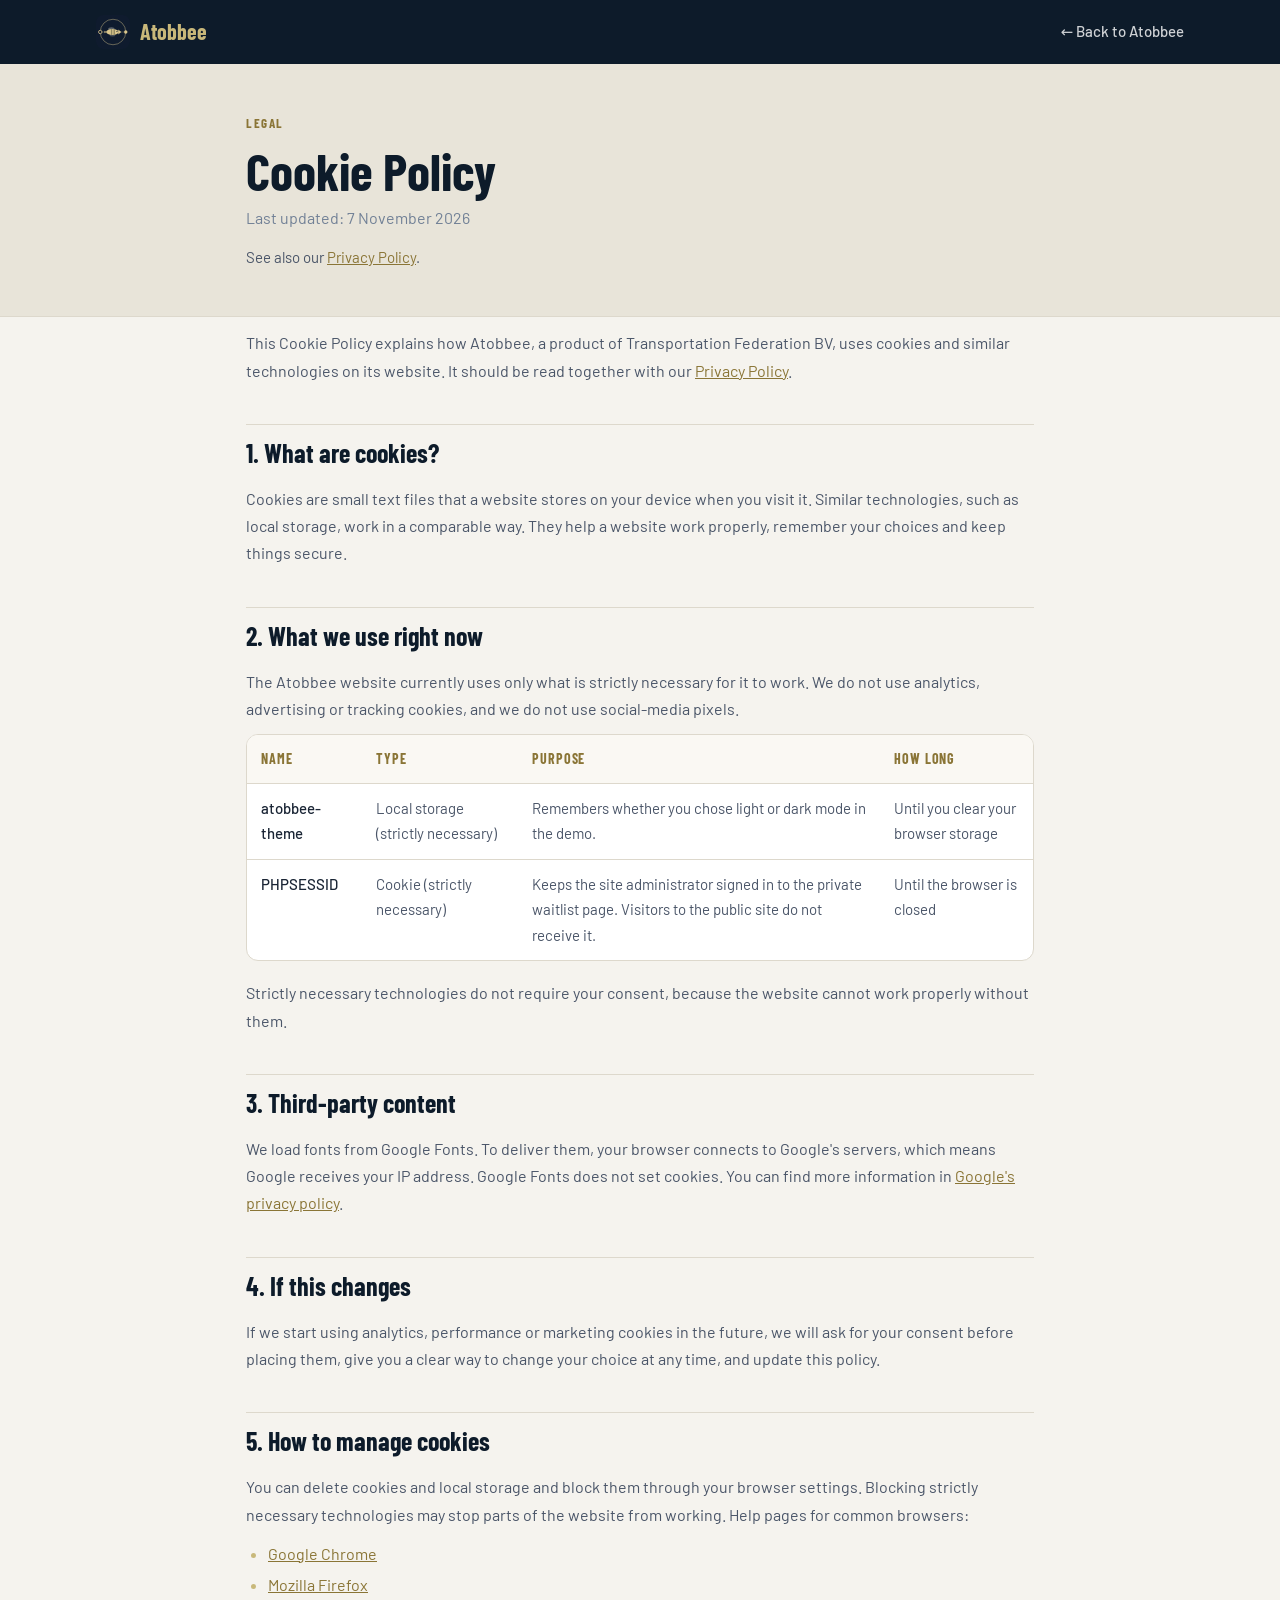
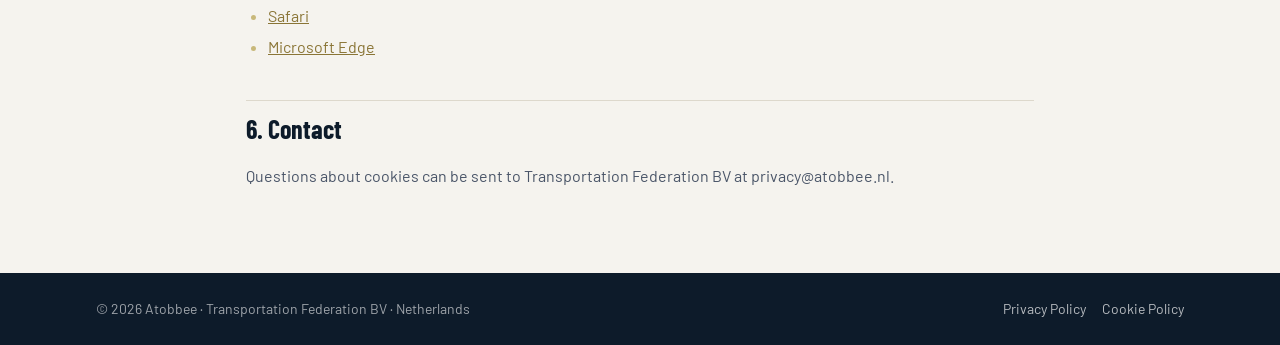
<file: teaser/cookies.html>
<!doctype html>
<html lang="en">
<head>
<meta charset="utf-8">
<meta name="viewport" content="width=device-width, initial-scale=1">
<meta name="theme-color" content="#0D1B2A">
<link rel="icon" href="assets/logo-mark.svg" type="image/svg+xml">
<title>Cookie Policy · Atobbee</title>
<link rel="preconnect" href="https://fonts.googleapis.com">
<link rel="preconnect" href="https://fonts.gstatic.com" crossorigin>
<link href="https://fonts.googleapis.com/css2?family=Barlow+Condensed:wght@600;700&family=Barlow:wght@400;500;600&display=swap" rel="stylesheet">
<style>
  :root{--navy:#0D1B2A;--ivory:#f5f3ee;--beige:#E8E4D9;--white:#fff;--gold:#C8B87A;--gold-ink:#8a7536;--text:#1a2535;--mid:#4a5568;--soft:#718096;--line:#ddd8cc;
    --font:"Barlow",system-ui,-apple-system,"Segoe UI",sans-serif;--cond:"Barlow Condensed","Arial Narrow",sans-serif;color-scheme:light}
  *{box-sizing:border-box}
  body{margin:0;background:var(--ivory);color:var(--text);font:400 16px/1.7 var(--font)}
  a{color:var(--gold-ink)}
  :focus-visible{outline:2px solid var(--gold);outline-offset:3px;border-radius:4px}
  .nav{background:var(--navy);box-shadow:0 2px 16px rgba(0,0,0,.25)}
  .nav div{max-width:1120px;margin:0 auto;padding:0 max(16px,env(safe-area-inset-left,0px));height:64px;display:flex;align-items:center;justify-content:space-between}
  .logo{display:flex;align-items:center;gap:10px;text-decoration:none}
  .logo img{width:34px;height:34px}
  .logo span{font-family:var(--cond);font-weight:700;font-size:22px;color:var(--gold)}
  .back{color:rgba(255,255,255,.8);text-decoration:none;font-weight:500;font-size:15px}
  .back:hover{color:#fff}
  .hero{background:var(--beige);border-bottom:1px solid var(--line)}
  .hero div{max-width:820px;margin:0 auto;padding:44px max(16px,env(safe-area-inset-left,0px)) 34px}
  .caps{font-family:var(--cond);font-weight:700;font-size:13px;letter-spacing:.12em;text-transform:uppercase;color:var(--gold-ink)}
  h1{font-family:var(--cond);font-weight:700;font-size:clamp(36px,5vw,52px);line-height:1.05;margin:8px 0 6px;color:var(--navy)}
  .upd{margin:0;color:var(--soft)}
  .other{margin-top:14px;font-size:15px;color:var(--mid)}
  main{max-width:820px;margin:0 auto;padding:12px max(16px,env(safe-area-inset-left,0px)) 72px}
  h2{font-family:var(--cond);font-weight:700;font-size:26px;color:var(--navy);margin:40px 0 10px;padding-top:6px;border-top:1px solid var(--line)}
  h3{font-family:var(--cond);font-weight:700;font-size:19px;color:var(--navy);margin:26px 0 6px}
  p{margin:0 0 12px;color:var(--mid)}
  ul{margin:0 0 14px;padding-left:22px;color:var(--mid)}
  li{margin-bottom:4px}
  li::marker{color:var(--gold)}
  .tbl{overflow-x:auto;margin:6px 0 18px;border:1px solid var(--line);border-radius:12px;background:var(--white)}
  table{width:100%;border-collapse:collapse;font-size:15px}
  th{text-align:left;font-family:var(--cond);font-weight:700;font-size:14px;letter-spacing:.06em;text-transform:uppercase;color:var(--gold-ink);background:#faf8f3;padding:12px 14px;border-bottom:1px solid var(--line)}
  td{padding:12px 14px;border-bottom:1px solid var(--line);vertical-align:top;color:var(--mid)}
  tr:last-child td{border-bottom:0}
  td:first-child{color:var(--text);font-weight:500}
  .box{background:var(--white);border:1px solid var(--line);border-radius:12px;padding:16px 18px;margin:8px 0 16px}
  .box p{margin:0}
  footer{background:var(--navy);color:rgba(255,255,255,.6);font-size:14px}
  footer div{max-width:1120px;margin:0 auto;padding:24px max(16px,env(safe-area-inset-left,0px));display:flex;justify-content:space-between;gap:12px;flex-wrap:wrap}
  footer a{color:rgba(255,255,255,.7);text-decoration:none;margin-left:16px}
  footer a:hover{color:var(--gold)}
</style>
</head>
<body>
<nav class="nav"><div><a class="logo" href="index.html"><img src="assets/logo-mark.svg" alt=""><span>Atobbee</span></a><a class="back" href="index.html">← Back to Atobbee</a></div></nav>
<header class="hero"><div><span class="caps">Legal</span><h1>Cookie Policy</h1><p class="upd">Last updated: 7 November 2026</p><p class="other">See also our <a href="privacy-policy.html">Privacy Policy</a>.</p></div></header>
<main>
<p>This Cookie Policy explains how Atobbee, a product of Transportation Federation BV, uses cookies and similar technologies on its website. It should be read together with our <a href="privacy-policy.html">Privacy Policy</a>.</p>

<h2>1. What are cookies?</h2>
<p>Cookies are small text files that a website stores on your device when you visit it. Similar technologies, such as local storage, work in a comparable way. They help a website work properly, remember your choices and keep things secure.</p>

<h2>2. What we use right now</h2>
<p>The Atobbee website currently uses only what is strictly necessary for it to work. We do not use analytics, advertising or tracking cookies, and we do not use social-media pixels.</p>
<div class="tbl"><table><thead><tr><th>Name</th><th>Type</th><th>Purpose</th><th>How long</th></tr></thead><tbody>
<tr><td>atobbee-theme</td><td>Local storage (strictly necessary)</td><td>Remembers whether you chose light or dark mode in the demo.</td><td>Until you clear your browser storage</td></tr>
<tr><td>PHPSESSID</td><td>Cookie (strictly necessary)</td><td>Keeps the site administrator signed in to the private waitlist page. Visitors to the public site do not receive it.</td><td>Until the browser is closed</td></tr>
</tbody></table></div>
<p>Strictly necessary technologies do not require your consent, because the website cannot work properly without them.</p>

<h2>3. Third-party content</h2>
<p>We load fonts from Google Fonts. To deliver them, your browser connects to Google's servers, which means Google receives your IP address. Google Fonts does not set cookies. You can find more information in <a href="https://policies.google.com/privacy">Google's privacy policy</a>.</p>

<h2>4. If this changes</h2>
<p>If we start using analytics, performance or marketing cookies in the future, we will ask for your consent before placing them, give you a clear way to change your choice at any time, and update this policy.</p>

<h2>5. How to manage cookies</h2>
<p>You can delete cookies and local storage and block them through your browser settings. Blocking strictly necessary technologies may stop parts of the website from working. Help pages for common browsers:</p>
<ul>
<li><a href="https://support.google.com/chrome/answer/95647">Google Chrome</a></li>
<li><a href="https://support.mozilla.org/kb/cookies-information-websites-store-on-your-computer">Mozilla Firefox</a></li>
<li><a href="https://support.apple.com/guide/safari/manage-cookies-sfri11471/mac">Safari</a></li>
<li><a href="https://support.microsoft.com/microsoft-edge/delete-cookies-in-microsoft-edge-63947406-40ac-c3b8-57b9-2a946a29ae09">Microsoft Edge</a></li>
</ul>

<h2>6. Contact</h2>
<p>Questions about cookies can be sent to Transportation Federation BV at privacy@atobbee.nl.</p>
</main>
<footer><div><span>© 2026 Atobbee · Transportation Federation BV · Netherlands</span><span><a href="privacy-policy.html">Privacy Policy</a><a href="cookies.html">Cookie Policy</a></span></div></footer>
</body>
</html>
</file>
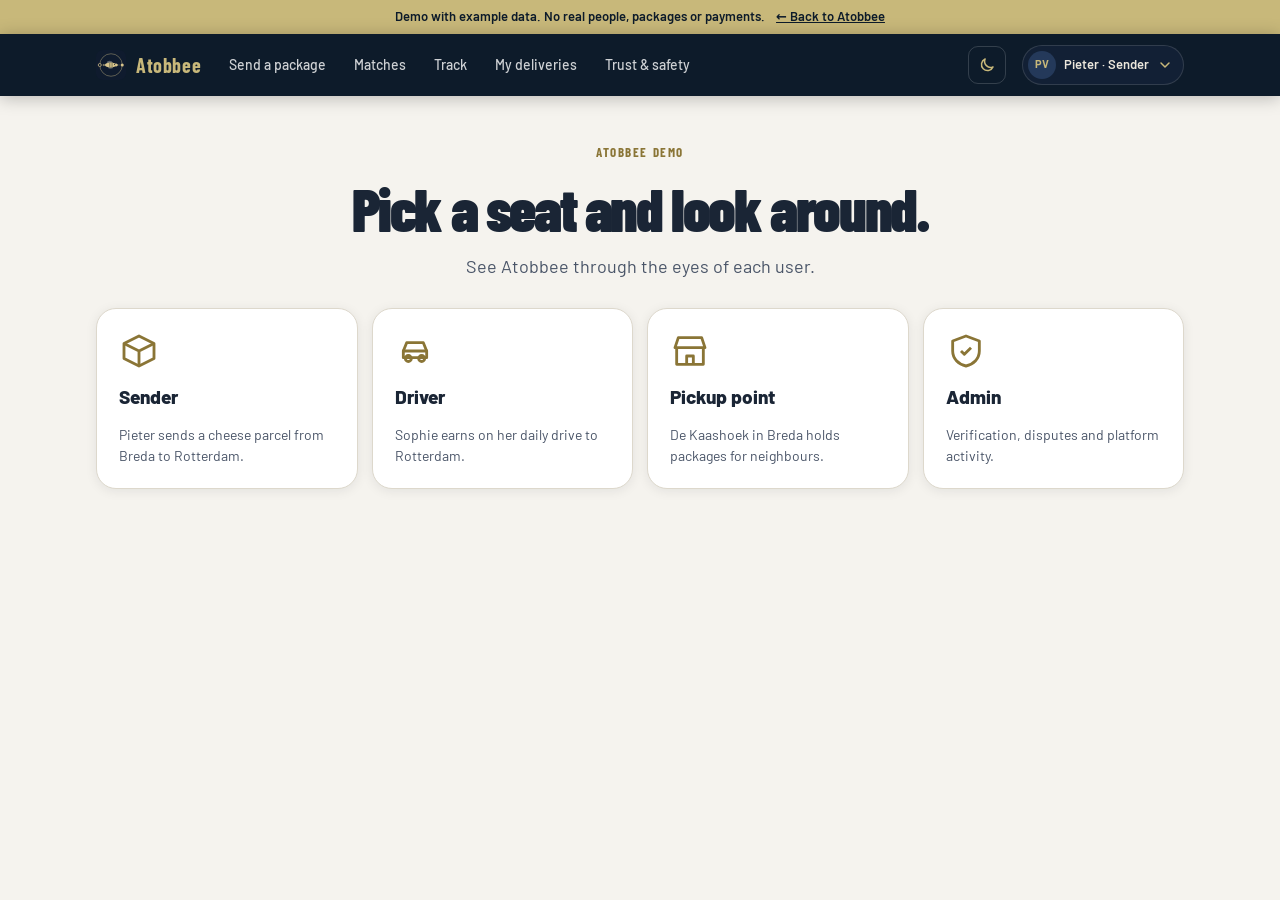
<file: teaser/demo.html>
<!doctype html>
<html lang="en">
<head>
<meta charset="utf-8">
<meta name="viewport" content="width=device-width, initial-scale=1, viewport-fit=cover">
<meta name="theme-color" content="#0f1b2e">
<link rel="icon" href="assets/logo-mark.svg" type="image/svg+xml">
<title>Atobbee Demo</title>
<meta name="description" content="Clickable Atobbee demo with example data.">
<link rel="preconnect" href="https://fonts.googleapis.com">
<link rel="preconnect" href="https://fonts.gstatic.com" crossorigin>
<link href="https://fonts.googleapis.com/css2?family=Barlow+Condensed:wght@500;600;700&family=Barlow:wght@400;500;600;700&display=swap" rel="stylesheet">
<style>
  /* Layout: app shell (sticky bar + role switch), one view at a time, panels on the Atobbee navy grid */
  :root{
    --navy:#0f1b2e; --navy-2:#16233a; --navy-3:#1e2d47; --navy-4:#273856;
    --gold:#d9c58c; --gold-hi:#e8d7a3; --gold-deep:#b8a46a; --stripe:#8e8762;
    --paper:#ece7dc; --mist:#9aa3b5; --dim:#6b7489;
    --grid:rgba(236,231,220,.05); --line:rgba(236,231,220,.12); --glow:rgba(217,197,140,.16);
    --ok:#8fd4a8; --ok-bg:rgba(143,212,168,.12); --warn:#f0c674; --warn-bg:rgba(240,198,116,.12); --bad:#f2a99a; --bad-bg:rgba(242,169,154,.12);
    --font:"Inter","Helvetica Neue",Arial,sans-serif;
    color-scheme:dark;
  }
  *{box-sizing:border-box}
  [hidden]{display:none!important}
  body{margin:0;color:var(--paper);font:400 15px/1.5 var(--font);min-height:100vh;
    background:linear-gradient(var(--grid) 1px,transparent 1px) 0 0/240px 240px,linear-gradient(90deg,var(--grid) 1px,transparent 1px) 0 0/240px 240px,var(--navy)}
  body::before{content:"";position:fixed;inset:0 0 auto;height:env(safe-area-inset-top,0px);z-index:40;background:var(--navy)}
  a{color:inherit}
  :focus-visible{outline:2px solid var(--gold);outline-offset:2px;border-radius:8px}
  h1,h2,h3,h4{margin:0;line-height:1.15;text-wrap:balance}
  h1{font-size:clamp(26px,3.6vw,36px);font-weight:800;letter-spacing:-.025em}
  h2{font-size:19px;font-weight:700;letter-spacing:-.01em}
  h3{font-size:16px;font-weight:700}
  p{margin:0}
  .wrap{max-width:1120px;margin:0 auto;padding-left:max(16px,env(safe-area-inset-left,0px));padding-right:max(16px,env(safe-area-inset-right,0px))}
  .caps{font-size:11px;font-weight:600;letter-spacing:.3em;text-transform:uppercase;color:var(--gold)}
  .mist{color:var(--mist)} .dim{color:var(--dim)} .small{font-size:13px} .tnum{font-variant-numeric:tabular-nums}
  .gold{color:var(--gold)}

  .demo-bar{background:var(--gold);color:var(--navy);font-size:13px;font-weight:600;padding-block:7px;text-align:center}

  /* Top bar */
  .top{position:sticky;top:env(safe-area-inset-top,0px);z-index:30;background:rgba(15,27,46,.88);backdrop-filter:blur(12px);-webkit-backdrop-filter:blur(12px);border-bottom:1px solid var(--line)}
  .top .wrap{display:flex;align-items:center;gap:16px;height:62px}
  .brand{display:flex;align-items:center;gap:10px;text-decoration:none;flex:none}
  .brand img{width:30px;height:30px}
  .brand b{font-weight:800;letter-spacing:.22em;font-size:14px}
  .nav{display:flex;gap:4px;overflow-x:auto;flex:1;scrollbar-width:none;min-width:0}
  .nav::-webkit-scrollbar{display:none}
  .nav a{white-space:nowrap;text-decoration:none;color:var(--mist);font-weight:500;padding:7px 12px;border-radius:999px;font-size:14px}
  .nav a:hover{color:var(--paper)}
  .nav a.on{color:var(--gold);background:rgba(217,197,140,.1)}
  .who{flex:none;position:relative}
  .who-btn{display:flex;align-items:center;gap:8px;padding:5px 10px 5px 5px;border:1px solid var(--line);border-radius:999px;background:var(--navy-2);color:var(--paper);font:inherit;font-weight:600;font-size:13px;cursor:pointer;transition:border-color .15s}
  .who-btn:hover,.who-btn[aria-expanded="true"]{border-color:var(--gold-deep)}
  .who-btn .av{width:28px;height:28px;font-size:11px}
  .who-btn .chev{width:16px;height:16px;color:var(--gold);transition:transform .2s}
  .who-btn[aria-expanded="true"] .chev{transform:rotate(180deg)}
  .who-menu{position:absolute;right:0;top:calc(100% + 8px);width:250px;padding:6px;background:var(--navy-2);border:1px solid rgba(217,197,140,.35);border-radius:16px;box-shadow:0 20px 50px rgba(0,0,0,.45);z-index:35;animation:menuIn .16s ease}
  @keyframes menuIn{from{transform:translateY(-4px)}to{transform:none}}
  .who-head{font-size:11px;font-weight:600;letter-spacing:.24em;text-transform:uppercase;color:var(--gold);padding:8px 10px 6px}
  .who-menu button{width:100%;display:flex;align-items:center;gap:10px;padding:8px 10px;border:0;border-radius:10px;background:transparent;color:var(--paper);font:inherit;text-align:left;cursor:pointer}
  .who-menu button:hover,.who-menu button:focus-visible{background:var(--navy-3);outline:none}
  .who-menu .av{width:32px;height:32px;font-size:12px}
  .who-menu span:not(.av){flex:1;display:grid;line-height:1.25}
  .who-menu b{font-size:14px;font-weight:600}
  .who-menu small{font-size:12px;color:var(--mist)}
  .who-menu i{width:18px;height:18px;flex:none}
  .who-menu button[aria-checked="true"]{background:rgba(217,197,140,.1)}
  .who-menu button[aria-checked="true"] .av{background:var(--gold);color:var(--navy)}
  .who-menu button[aria-checked="true"] i{background:url("data:image/svg+xml,%3Csvg xmlns='http://www.w3.org/2000/svg' viewBox='0 0 24 24' fill='none' stroke='%23d9c58c' stroke-width='2.6' stroke-linecap='round' stroke-linejoin='round'%3E%3Cpath d='m5 12 5 5 9-10'/%3E%3C/svg%3E") center/18px no-repeat}

  /* Common UI */
  .btn{display:inline-flex;align-items:center;justify-content:center;gap:8px;border:1px solid transparent;border-radius:999px;padding:11px 20px;font:inherit;font-weight:700;cursor:pointer;text-decoration:none;background:var(--gold);color:var(--navy);transition:background .15s}
  .btn:hover{background:var(--gold-hi)}
  .btn.ghost{background:transparent;color:var(--paper);border-color:var(--line)}
  .btn.ghost:hover{border-color:var(--gold);color:var(--gold)}
  .btn.sm{padding:7px 14px;font-size:13px}
  .btn.block{width:100%}
  .btn[disabled]{opacity:.5;cursor:not-allowed}
  .panel{background:var(--navy-2);border:1px solid var(--line);border-radius:18px;padding:22px}
  .panel.hi{border-color:rgba(217,197,140,.35)}
  .stack{display:grid;gap:16px}
  .grid{display:grid;gap:16px}
  .g2{grid-template-columns:repeat(2,minmax(0,1fr))} .g3{grid-template-columns:repeat(3,minmax(0,1fr))} .g4{grid-template-columns:repeat(4,minmax(0,1fr))}
  .side{display:grid;grid-template-columns:minmax(0,1fr) 340px;gap:20px;align-items:start}
  .row{display:flex;align-items:center;gap:12px;flex-wrap:wrap}
  .spread{justify-content:space-between}
  .head{padding-block:32px 20px;display:flex;justify-content:space-between;align-items:end;gap:16px;flex-wrap:wrap}
  .head .caps{display:block;margin-bottom:8px}
  .head p{color:var(--mist);margin-top:6px}
  .view{display:none;padding-bottom:64px}
  .view.on{display:block;animation:in .35s ease}
  @keyframes in{from{transform:translateY(8px)}to{transform:none}}

  .av{width:44px;height:44px;border-radius:50%;background:var(--navy-4);color:var(--gold);display:grid;place-items:center;font-weight:700;flex:none;font-size:14px}
  .av.lg{width:76px;height:76px;font-size:24px;border:2px solid var(--gold)}
  .badge{display:inline-flex;align-items:center;gap:5px;padding:3px 10px;border-radius:999px;font-size:12px;font-weight:600;background:var(--navy-4);color:var(--paper);white-space:nowrap}
  .badge.gold{background:rgba(217,197,140,.14);color:var(--gold)}
  .badge.ok{background:var(--ok-bg);color:var(--ok)} .badge.warn{background:var(--warn-bg);color:var(--warn)} .badge.bad{background:var(--bad-bg);color:var(--bad)}
  .badges{display:flex;flex-wrap:wrap;gap:6px}
  .stat{background:var(--navy-2);border:1px solid var(--line);border-radius:16px;padding:16px 18px}
  .stat b{display:block;font-size:28px;font-weight:800;letter-spacing:-.02em;font-variant-numeric:tabular-nums}
  .stat span{color:var(--mist);font-size:13px}
  .kv{display:grid;grid-template-columns:auto 1fr;gap:8px 16px;margin:0}
  .kv dt{color:var(--mist)} .kv dd{margin:0;text-align:right;font-variant-numeric:tabular-nums}
  .kv .t{font-weight:700;color:var(--paper);border-top:1px solid var(--line);padding-top:8px}
  .kv dd.t{color:var(--gold)}
  .kvl{display:grid;grid-template-columns:130px 1fr;gap:8px 14px;margin:0}
  .kvl dt{color:var(--mist)} .kvl dd{margin:0}
  .note{display:flex;gap:10px;align-items:flex-start;background:var(--navy-3);border-radius:12px;padding:12px 14px;font-size:13px;color:var(--mist)}
  .note svg{width:18px;height:18px;flex:none;color:var(--gold);margin-top:1px}
  .table-wrap{overflow-x:auto}
  table{width:100%;border-collapse:collapse;font-size:14px}
  th{text-align:left;font-weight:600;color:var(--mist);font-size:12px;padding:10px 12px;border-bottom:1px solid var(--line);white-space:nowrap}
  td{padding:12px;border-bottom:1px solid var(--line);white-space:nowrap}
  tr:last-child td{border-bottom:0}
  hr{border:0;border-top:1px solid var(--line);margin:16px 0}

  /* Forms */
  label.f{display:grid;gap:6px;font-weight:600;font-size:13px;color:var(--mist)}
  input[type=text],input[type=number],input[type=date],input[type=email],input[type=password],select.in,textarea{width:100%;padding:11px 13px;border:1px solid var(--line);border-radius:12px;font:inherit;background:var(--navy);color:var(--paper)}
  textarea{min-height:72px;resize:vertical}
  input:focus,select.in:focus,textarea:focus{outline:none;border-color:var(--gold);box-shadow:0 0 0 3px var(--glow)}
  .pills{display:flex;flex-wrap:wrap;gap:8px}
  .pills input{position:absolute;opacity:0;pointer-events:none}
  .pills label{padding:8px 14px;border:1px solid var(--line);border-radius:999px;cursor:pointer;font-weight:500;font-size:14px}
  .pills input:checked + label{background:var(--gold);border-color:var(--gold);color:var(--navy);font-weight:600}
  .pills input:focus-visible + label{outline:2px solid var(--gold);outline-offset:2px}
  .checks{display:grid;grid-template-columns:repeat(2,minmax(0,1fr));gap:8px 16px}
  .ck{display:flex;gap:10px;align-items:center;font-size:14px;cursor:pointer}
  .ck input{width:17px;height:17px;accent-color:var(--gold);flex:none}
  .ck em{font-style:normal;color:var(--dim);font-size:12px}

  /* Stepper */
  .steps{display:flex;gap:8px;margin-bottom:18px}
  .steps button{flex:1;display:flex;align-items:center;gap:10px;padding:10px 12px;border-radius:12px;border:1px solid var(--line);background:transparent;color:var(--mist);font:inherit;font-weight:600;cursor:pointer;text-align:left}
  .steps button i{font-style:normal;width:24px;height:24px;border-radius:50%;border:1.5px solid currentColor;display:grid;place-items:center;font-size:12px;flex:none}
  .steps button.on{border-color:var(--gold);color:var(--gold)}
  .steps button.done{color:var(--paper)}
  .steps button.done i{background:var(--gold);border-color:var(--gold);color:var(--navy)}
  .step{display:none}.step.on{display:grid;gap:16px}

  /* Route preview */
  .route-prev{position:relative;height:120px;border-radius:14px;background:var(--navy);border:1px solid var(--line);overflow:hidden}
  .route-prev svg{width:100%;height:100%;display:block}

  /* Match cards */
  .match{display:grid;grid-template-columns:minmax(0,1fr) auto;gap:20px;align-items:center}
  .match .who-l{display:flex;gap:14px;align-items:flex-start}
  .match .meta{display:grid;grid-template-columns:repeat(3,auto);gap:4px 22px;margin-top:12px;font-size:13px}
  .match .meta b{display:block;font-size:15px;color:var(--paper)}
  .match .meta span{color:var(--mist)}
  .price-box{text-align:right;display:grid;gap:8px;justify-items:end}
  .price-box .p{font-size:30px;font-weight:800;letter-spacing:-.02em;font-variant-numeric:tabular-nums}
  .ring{--v:90;width:58px;height:58px;border-radius:50%;display:grid;place-items:center;background:conic-gradient(var(--gold) calc(var(--v)*1%),var(--navy-4) 0);position:relative;flex:none}
  .ring::before{content:"";position:absolute;inset:5px;border-radius:50%;background:var(--navy-2)}
  .ring b{position:relative;font-size:13px;font-weight:800;color:var(--gold)}

  /* PIN */
  .pin{display:flex;gap:8px;justify-content:center;margin:12px 0}
  .pin span{width:52px;height:62px;border-radius:12px;background:var(--navy-3);display:grid;place-items:center;font-size:30px;font-weight:800;color:var(--gold);font-variant-numeric:tabular-nums}

  /* Timeline */
  .tl{list-style:none;margin:0;padding:0;position:relative}
  .tl li{position:relative;padding:0 0 20px 34px}
  .tl li::before{content:"";position:absolute;left:10px;top:20px;bottom:-2px;border-left:2px dashed var(--line)}
  .tl li:last-child::before{display:none}
  .tl .dot{position:absolute;left:0;top:1px;width:22px;height:22px;border-radius:50%;border:2px solid var(--navy-4);background:var(--navy)}
  .tl li.done .dot{background:var(--gold);border-color:var(--gold)}
  .tl li.done .dot::after{content:"";position:absolute;left:6px;top:3px;width:5px;height:9px;border:solid var(--navy);border-width:0 2px 2px 0;transform:rotate(45deg)}
  .tl li.now .dot{border-color:var(--gold);box-shadow:0 0 0 5px var(--glow)}
  .tl li.done::before{border-left-style:solid;border-color:var(--gold-deep)}
  .tl b{display:block;font-weight:600}
  .tl span{font-size:13px;color:var(--mist)}
  .tl li:not(.done):not(.now) b{color:var(--dim)}

  /* Live map mock */
  .livemap{height:220px;border-radius:16px;background:radial-gradient(circle at 60% 40%,#1f3050,var(--navy) 75%);border:1px solid var(--line);position:relative;overflow:hidden}
  .livemap svg{width:100%;height:100%;display:block}
  .car{animation:drive 8s linear infinite}
  @keyframes drive{from{offset-distance:0%}to{offset-distance:100%}}

  /* Price suggestions */
  .sugg{display:grid;grid-template-columns:repeat(3,1fr);gap:10px}
  .sugg button{padding:14px;border-radius:14px;border:1px solid var(--line);background:var(--navy);color:var(--paper);font:inherit;text-align:left;cursor:pointer}
  .sugg button b{display:block;font-size:22px;font-weight:800;margin-top:4px;font-variant-numeric:tabular-nums}
  .sugg button span{font-size:12px;color:var(--mist)}
  .sugg button.on{border-color:var(--gold);background:rgba(217,197,140,.08)}

  /* QR */
  .qr{border:2px dashed var(--gold-deep);border-radius:18px;padding:28px;text-align:center;cursor:pointer;background:var(--navy);transition:background .2s}
  .qr:hover{background:var(--navy-3)}
  .qr svg{width:64px;height:64px;color:var(--gold);margin-bottom:8px}
  .qr.ok{border-style:solid;border-color:var(--ok);cursor:default}

  /* Stars */
  .stars{display:flex;gap:4px}
  .stars button{background:none;border:0;padding:2px;cursor:pointer;color:var(--navy-4);font-size:24px;line-height:1}
  .stars button.on{color:var(--gold)}

  /* Role picker (start) */
  .roles{display:grid;grid-template-columns:repeat(4,minmax(0,1fr));gap:14px}
  .role{display:flex;flex-direction:column;gap:12px;padding:22px;border-radius:20px;border:1px solid var(--line);background:var(--navy-2);text-align:left;color:var(--paper);font:inherit;cursor:pointer;transition:border-color .2s,transform .2s}
  .role:hover{border-color:rgba(217,197,140,.55);transform:translateY(-2px)}
  .role svg{width:40px;height:40px;color:var(--gold)}
  .role b{font-size:19px;font-weight:800}
  .role span{color:var(--mist);font-size:14px}
  .hero-demo{text-align:center;padding-block:44px 28px}
  .hero-demo h1{font-size:clamp(34px,6vw,60px);font-weight:900;letter-spacing:-.04em;margin:12px 0 10px}
  .hero-demo p{color:var(--mist);font-size:18px}

  .toast{position:fixed;left:50%;bottom:calc(24px + env(safe-area-inset-bottom,0px));transform:translate(-50%,120px);background:var(--gold);color:var(--navy);font-weight:700;padding:12px 20px;border-radius:999px;box-shadow:0 14px 34px rgba(0,0,0,.4);transition:transform .3s;z-index:50;max-width:calc(100% - 32px);text-align:center}
  .toast.on{transform:translate(-50%,0)}

  .prohib{display:grid;grid-template-columns:repeat(2,minmax(0,1fr));gap:8px 18px;margin:12px 0 0;padding:0;list-style:none}
  .prohib li{padding-left:18px;position:relative;color:var(--paper)}
  .prohib li::before{content:"";position:absolute;left:0;top:9px;width:8px;height:2px;background:var(--bad)}

  /* Trust & safety, visual */
  .ts-hero{text-align:center;padding-block:44px 28px}
  .ts-hero h1{font-size:clamp(40px,7vw,72px);font-weight:900;letter-spacing:-.045em;margin:12px 0 10px}
  .ts-hero p{color:var(--mist);font-size:18px}
  .ts-journey{position:relative;display:grid;grid-template-columns:repeat(5,minmax(0,1fr));gap:8px;text-align:center;padding:28px 18px 24px;margin-bottom:16px;background:var(--navy-2);border:1px solid var(--line);border-radius:18px}
  .ts-journey::before{content:"";position:absolute;top:calc(28px + clamp(22px,3.2vw,30px));left:10%;right:10%;border-top:2px dashed var(--gold-deep);opacity:.6}
  .ts-stop{position:relative;display:grid;justify-items:center;gap:3px;min-width:0}
  .ts-node{width:clamp(44px,6.4vw,60px);height:clamp(44px,6.4vw,60px);border-radius:50%;display:grid;place-items:center;background:var(--navy);border:2px solid var(--gold);color:var(--gold);margin-bottom:10px}
  .ts-node svg{width:45%;height:45%}
  .ts-stop.b .ts-node{background:var(--gold);color:var(--navy);box-shadow:0 0 0 7px var(--glow)}
  .ts-stop b{font-size:clamp(13px,1.6vw,16px)}
  .ts-stop span{font-size:clamp(11px,1.3vw,13px);color:var(--mist);line-height:1.35}
  .ts-money{display:grid;gap:22px;margin-bottom:16px}
  .ts-money-head h2,.ts-sec-head h2{font-size:clamp(22px,3vw,30px);font-weight:800;letter-spacing:-.02em;margin-top:8px}
  .ts-flow{display:grid;grid-template-columns:1fr 40px 1.2fr 40px 1.4fr;align-items:center;gap:8px}
  .ts-box{border-radius:16px;padding:16px 18px;background:var(--navy);border:1px solid var(--line);display:grid;gap:4px}
  .ts-box span{font-size:13px;color:var(--mist);display:flex;align-items:center;gap:6px}
  .ts-box span svg{width:15px;height:15px;color:var(--gold)}
  .ts-box b{font-size:24px;font-weight:800;letter-spacing:-.02em;font-variant-numeric:tabular-nums}
  .ts-box.held{border-style:dashed;border-color:var(--gold-deep)}
  .ts-box.held b{font-size:16px;font-weight:700;color:var(--gold)}
  .ts-box.gold{background:rgba(217,197,140,.12);border-color:rgba(217,197,140,.45)}
  .ts-box.gold b{color:var(--gold)}
  .ts-split{display:grid;grid-template-columns:1.4fr 1fr;gap:8px}
  .ts-arrow{height:2px;background:var(--gold-deep);position:relative}
  .ts-arrow::after{content:"";position:absolute;right:-1px;top:-5px;border:6px solid transparent;border-left:8px solid var(--gold-deep);border-right:0}
  .ts-sec{padding-block:20px}
  .ts-sec-head{margin-bottom:16px}
  .ts-tiles{display:grid;grid-template-columns:repeat(6,minmax(0,1fr));gap:12px}
  .ts-tile{display:grid;justify-items:center;gap:10px;padding:22px 10px;border-radius:18px;background:var(--navy-2);border:1px solid var(--line);text-align:center}
  .ts-tile svg{width:34px;height:34px;color:var(--gold)}
  .ts-tile b{font-size:14px}
  .ts-ban{display:flex;flex-wrap:wrap;gap:10px}
  .ts-ban span{display:inline-flex;align-items:center;gap:8px;padding:9px 14px;border-radius:999px;background:var(--bad-bg);color:var(--paper);font-weight:600;font-size:14px}
  .ts-ban svg{width:16px;height:16px;color:var(--bad)}
  .ts-fine{border:1px solid var(--line);border-radius:16px;background:var(--navy-2)}
  .ts-fine summary{cursor:pointer;padding:16px 20px;font-weight:700;list-style:none;display:flex;justify-content:space-between;align-items:center}
  .ts-fine summary::-webkit-details-marker{display:none}
  .ts-fine summary::after{content:"+";color:var(--gold);font-size:22px;font-weight:600}
  .ts-fine[open] summary::after{content:"–"}
  .ts-fine .stack{padding:0 20px 20px;color:var(--mist);font-size:14px;gap:10px}
  .ts-fine b{color:var(--paper)}
  @media (max-width:900px){
    .ts-flow{grid-template-columns:1fr}
    .ts-arrow{width:2px;height:22px;justify-self:center}
    .ts-arrow::after{right:-5px;top:auto;bottom:-2px;border:6px solid transparent;border-top:8px solid var(--gold-deep);border-bottom:0}
    .ts-tiles{grid-template-columns:repeat(3,minmax(0,1fr))}
  }
  @media (max-width:560px){
    .ts-journey{grid-template-columns:1fr;text-align:left;gap:0;padding:20px 20px 8px;max-width:420px;margin-inline:auto}
    .ts-journey::before{top:40px;bottom:46px;left:41px;right:auto;border-top:0;border-left:2px dashed var(--gold-deep)}
    .ts-stop{grid-template-columns:44px 1fr;column-gap:14px;justify-items:start;align-items:center;row-gap:0;padding-bottom:14px}
    .ts-node{width:44px;height:44px;grid-row:span 2;margin:0}
    .ts-stop.b .ts-node{box-shadow:0 0 0 5px var(--glow)}
    .ts-stop b{font-size:15px;align-self:end}
    .ts-stop span{font-size:13px;align-self:start}
  }
  @media (max-width:900px){
    .side,.g4,.roles{grid-template-columns:repeat(2,minmax(0,1fr))}
    .side{grid-template-columns:1fr}
  }
  @media (max-width:640px){
    .g2,.g3,.g4,.roles,.checks,.sugg,.prohib{grid-template-columns:1fr}
    .match{grid-template-columns:1fr}
    .price-box{text-align:left;justify-items:start;grid-template-columns:auto auto;align-items:center}
    .steps button span{display:none}
    .who-name{max-width:150px;overflow:hidden;text-overflow:ellipsis;white-space:nowrap}
    .top .wrap{flex-wrap:wrap;height:auto;padding-block:10px 0;row-gap:6px}
    .brand{order:1}
    .mode-btn{order:2;margin-left:auto}
    .who{order:2}
    .nav{order:3;flex:1 0 100%;margin-inline:-6px;padding-bottom:8px}
    .kvl{grid-template-columns:110px 1fr}
  }
  @media (prefers-reduced-motion:reduce){*{animation:none!important;transition:none!important}}

  /* ===== Prototype theme: light ivory pages, navy bands, Barlow ===== */
  :root{
    --navy:#f5f3ee; --navy-2:#ffffff; --navy-3:#ece8dd; --navy-4:#e3ded1;
    --gold:#8a7536; --gold-hi:#6f5e2b; --gold-deep:#b9a868; --stripe:#8e8762;
    --gold-fill:#C8B87A; --gold-fill-hi:#E8D49A;
    --paper:#1a2535; --mist:#4a5568; --dim:#718096;
    --grid:rgba(13,27,42,.035); --line:#ddd8cc; --glow:rgba(200,184,122,.28);
    --bad:#c0392b; --ok:#2FA36B;
    --ink-navy:#0D1B2A; --ink-navy2:#122035;
    --font:"Barlow",system-ui,-apple-system,"Segoe UI",sans-serif;
    --cond:"Barlow Condensed","Arial Narrow",sans-serif;
    --shadow:0 2px 12px rgba(13,27,42,.08);
    color-scheme:light;
  }
  /* Dark zones keep the original navy palette */
  .dz{
    --navy:#0D1B2A; --navy-2:#122035; --navy-3:#1a2d44; --navy-4:#24395a;
    --gold:#C8B87A; --gold-hi:#E8D49A; --gold-deep:#a0935f;
    --paper:#ece7dc; --mist:#a9b3c4; --dim:#7a8699;
    --line:rgba(236,231,220,.14); --glow:rgba(200,184,122,.18);
    --bad:#f2a99a; --ok:#8fd4a8;
    color:var(--paper);
  }
  body{font-family:var(--font);background:var(--navy);color:var(--paper)}
  h1,h2,h3,.wordmark{font-family:var(--cond)}
  h1,h2,h3{font-weight:700;letter-spacing:-.005em}
  .caps,legend,label.field,.field label{font-family:var(--cond)}
  .caps{font-weight:700;letter-spacing:.12em;font-size:13px}
  .btn{background:var(--gold-fill);color:var(--ink-navy);border-radius:10px}
  .btn:hover{background:var(--gold-fill-hi)}
  .btn.ghost{background:transparent;color:var(--paper);border:1.5px solid var(--line)}
  .btn.ghost:hover{border-color:var(--gold);color:var(--gold);background:transparent}
  .dz .btn.ghost{border-color:var(--gold-fill);color:var(--gold-fill)}
  .dz .btn.ghost:hover{background:var(--gold-fill);color:var(--ink-navy)}
  .preview-bar,.demo-bar{background:var(--gold-fill);color:var(--ink-navy)}
  /* Demo specifics */
  .top{background:var(--ink-navy);border-bottom:0;box-shadow:0 2px 16px rgba(0,0,0,.25)}
  .brand b{font-family:var(--cond);color:var(--gold);letter-spacing:.03em;font-size:20px;font-weight:700}
  .nav a{color:rgba(255,255,255,.8)}
  .nav a:hover{color:#fff}
  .nav a.on{color:var(--gold);background:rgba(200,184,122,.14)}
  .panel,.stat,.role,.ts-tile,.ts-fine{box-shadow:var(--shadow)}
  .panel.hi{border-color:#d9cfa8}
  .stat b,.price-box .p{font-family:var(--cond)}
  .av{background:#ece8dd;color:#6f5e2b}
  .av.lg{border-color:var(--gold-fill)}
  .badge{background:#ece8dd;color:var(--paper)}
  .badge.gold{background:#f4ecd2;color:#6f5e2b}
  .badge.ok{background:#e3f5ea;color:#1f7a49} .badge.warn{background:#fdf0d8;color:#9a5f00} .badge.bad{background:#fbe5e1;color:#a5321f}
  .ring{background:conic-gradient(var(--gold-fill) calc(var(--v)*1%),#e8e3d6 0)}
  .ring::before{background:#fff}
  .tl li.done .dot{background:var(--gold-fill);border-color:var(--gold-fill)}
  .tl li.now .dot{border-color:var(--gold-fill)}
  .tl li.done .dot::after{border-color:var(--ink-navy)}
  .pills input:checked + label{background:var(--gold-fill);border-color:var(--gold-fill);color:var(--ink-navy)}
  .steps button.done i{background:var(--gold-fill);border-color:var(--gold-fill);color:var(--ink-navy)}
  .sugg button{background:#fff}
  .sugg button.on{background:#f8f2df;border-color:var(--gold-fill)}
  .ck input{accent-color:var(--gold-fill)}
  input[type=text],input[type=number],input[type=date],input[type=email],input[type=password],select.in,textarea{background:#fff}
  .note{background:#efeadf}
  .qr{background:#fff}
  .qr:hover{background:#f8f5ee}
  .toast{background:var(--ink-navy);color:var(--gold-fill)}
  .ts-stop.b .ts-node{background:var(--gold-fill);color:var(--ink-navy)}
  .ts-node{background:#fff}
  .ts-box{background:#fbfaf6}
  .ts-box.gold{background:#f8f2df;border-color:#d9cfa8}
  .ts-ban span{background:#fbe5e1}
  .ts-journey{background:#fff}
  .stack .stat[style*="background:var(--navy)"]{background:#fbfaf6!important}
  .who-btn .av,.who-menu .av{background:#24395a;color:#C8B87A}
  .who-menu button[aria-checked="true"] .av{background:var(--gold-fill);color:var(--ink-navy)}

  /* Stat card icons */
  .stat{position:relative;padding-right:64px}
  .stat-ic{position:absolute;top:16px;right:16px;width:36px;height:36px;border-radius:10px;display:grid;place-items:center;background:#f6efd9;color:#8a7536}
  .stat-ic svg{width:19px;height:19px}
  .stat-ic.warn{background:#fbe5e1;color:#c0392b}
  .mode-btn{flex:none;width:38px;height:38px;border-radius:10px;display:grid;place-items:center;border:1px solid rgba(255,255,255,.16);background:transparent;color:#C8B87A;cursor:pointer;transition:border-color .15s,background .15s}
  .mode-btn:hover{border-color:#C8B87A;background:rgba(200,184,122,.1)}
  .mode-btn svg{width:18px;height:18px}
  .mode-btn .sun{display:none}
  :root[data-mode="dark"] .mode-btn .sun{display:block}
  :root[data-mode="dark"] .mode-btn .moon{display:none}
  /* ===== Dark mode (shared tokens) ===== */
  :root[data-mode="dark"]{
    --navy:#0D1B2A; --navy-2:#122035; --navy-3:#1a2d44; --navy-4:#24395a;
    --gold:#C8B87A; --gold-hi:#E8D49A; --gold-deep:#a0935f;
    --paper:#ece7dc; --mist:#a9b3c4; --dim:#7a8699;
    --line:rgba(236,231,220,.14); --glow:rgba(200,184,122,.18); --grid:rgba(200,184,122,.04);
    --bad:#f2a99a; --ok:#8fd4a8; --shadow:none;
    color-scheme:dark;
  }
  [data-mode="dark"] .top{box-shadow:0 1px 0 var(--line)}
  [data-mode="dark"] .av{background:var(--navy-4);color:var(--gold)}
  [data-mode="dark"] .badge{background:var(--navy-4);color:var(--paper)}
  [data-mode="dark"] .badge.gold{background:rgba(200,184,122,.14);color:var(--gold)}
  [data-mode="dark"] .badge.ok{background:rgba(143,212,168,.12);color:#8fd4a8}
  [data-mode="dark"] .badge.warn{background:rgba(240,198,116,.12);color:#f0c674}
  [data-mode="dark"] .badge.bad{background:rgba(242,169,154,.12);color:#f2a99a}
  [data-mode="dark"] .ring{background:conic-gradient(var(--gold-fill) calc(var(--v)*1%),var(--navy-4) 0)}
  [data-mode="dark"] .ring::before{background:var(--navy-2)}
  [data-mode="dark"] input[type=text],[data-mode="dark"] input[type=number],[data-mode="dark"] input[type=date],[data-mode="dark"] input[type=email],[data-mode="dark"] input[type=password],[data-mode="dark"] select.in,[data-mode="dark"] textarea,
  [data-mode="dark"] .sugg button,[data-mode="dark"] .qr,[data-mode="dark"] .ts-node,[data-mode="dark"] .ts-box,[data-mode="dark"] .join-roles label{background:var(--navy)}
  [data-mode="dark"] .ts-journey{background:var(--navy-2)}
  [data-mode="dark"] .note{background:var(--navy-3)}
  [data-mode="dark"] .qr:hover{background:var(--navy-3)}
  [data-mode="dark"] .sugg button.on,[data-mode="dark"] .ts-box.gold,[data-mode="dark"] .join-roles input:checked + label{background:rgba(200,184,122,.1)}
  [data-mode="dark"] .ts-ban span{background:rgba(242,169,154,.12)}
  [data-mode="dark"] .stat-ic{background:rgba(200,184,122,.14);color:var(--gold)}
  [data-mode="dark"] .stat-ic.warn{background:rgba(242,169,154,.14);color:#f2a99a}
  [data-mode="dark"] .panel.hi{border-color:rgba(200,184,122,.35)}
  [data-mode="dark"] .stack .stat[style*="background:var(--navy)"]{background:var(--navy)!important}
  [data-mode="dark"] .ts-stop.b .ts-node{background:var(--gold-fill)}

  /* Route match breakdown */
  .why-btn{margin-top:12px;background:none;border:0;padding:0;font:inherit;font-weight:600;font-size:14px;color:var(--gold);cursor:pointer;display:inline-flex;align-items:center;gap:6px}
  .why-btn::after{content:"";width:9px;height:9px;border-right:2px solid currentColor;border-bottom:2px solid currentColor;transform:rotate(45deg) translateY(-3px);transition:transform .2s}
  .why-btn[aria-expanded="true"]::after{transform:rotate(-135deg) translateY(-2px)}
  .why{margin-top:12px;padding:14px 16px;border-radius:12px;background:#faf8f3;border:1px solid var(--line)}
  .why p{margin:0 0 10px;font-size:14px;color:var(--mist)}
  .why p b{color:var(--paper)}
  .why ul{list-style:none;margin:0;padding:0;display:grid;grid-template-columns:repeat(2,minmax(0,1fr));gap:8px 18px}
  .why li{display:grid;grid-template-columns:18px 1fr;column-gap:8px;font-size:13px;line-height:1.35}
  .why li::before{content:"";grid-row:span 2;width:16px;height:16px;margin-top:2px;border-radius:50%;background:#e3f5ea url("data:image/svg+xml,%3Csvg xmlns='http://www.w3.org/2000/svg' viewBox='0 0 24 24' fill='none' stroke='%232FA36B' stroke-width='3.4' stroke-linecap='round' stroke-linejoin='round'%3E%3Cpath d='m6 12 4 4 8-9'/%3E%3C/svg%3E") center/11px no-repeat}
  .why li.part::before{background:#fdf0d8 url("data:image/svg+xml,%3Csvg xmlns='http://www.w3.org/2000/svg' viewBox='0 0 24 24' fill='none' stroke='%23c7861a' stroke-width='3.4' stroke-linecap='round'%3E%3Cpath d='M6 12h12'/%3E%3C/svg%3E") center/11px no-repeat}
  .why li span{color:var(--mist)}
  .why li b{color:var(--paper);font-weight:600}
  [data-mode="dark"] .why{background:var(--navy);}
  [data-mode="dark"] .why li::before{background-color:rgba(143,212,168,.14)}
  [data-mode="dark"] .why li.part::before{background-color:rgba(240,198,116,.14)}
  @media (max-width:640px){.why ul{grid-template-columns:1fr}}
</style>
<script>
/* Light / dark mode, remembered per visitor */
(function(){
  var K = 'atobbee-theme', root = document.documentElement, m = 'light';
  try { m = localStorage.getItem(K) || 'light'; } catch(e){}
  root.setAttribute('data-mode', m);
  document.addEventListener('click', function(e){
    var b = e.target.closest('[data-mode-toggle]'); if (!b) return;
    m = root.getAttribute('data-mode') === 'dark' ? 'light' : 'dark';
    root.setAttribute('data-mode', m);
    try { localStorage.setItem(K, m); } catch(e){}
  });
})();
</script>
</head>
<body>

<div class="demo-bar"><div class="wrap">Demo with example data. No real people, packages or payments. <a href="index.html" style="color:inherit;margin-left:8px">← Back to Atobbee</a></div></div>

<header class="top dz">
  <div class="wrap">
    <a class="brand" href="index.html" aria-label="Atobbee home"><img alt="" src="assets/logo-mark.svg"><b>Atobbee</b></a>
    <nav class="nav" id="nav" aria-label="Demo pages"></nav>
    <button type="button" class="mode-btn" data-mode-toggle aria-label="Switch light or dark mode" title="Light / dark"><svg class="sun" viewBox="0 0 24 24" fill="none" stroke="currentColor" stroke-width="2" stroke-linecap="round"><circle cx="12" cy="12" r="4"/><path d="M12 2v2M12 20v2M4.9 4.9l1.4 1.4M17.7 17.7l1.4 1.4M2 12h2M20 12h2M4.9 19.1l1.4-1.4M17.7 6.3l1.4-1.4"/></svg><svg class="moon" viewBox="0 0 24 24" fill="none" stroke="currentColor" stroke-width="2" stroke-linecap="round" stroke-linejoin="round"><path d="M20 14.5A8 8 0 0 1 9.5 4a8 8 0 1 0 10.5 10.5z"/></svg></button>
    <div class="who" id="who">
      <button type="button" class="who-btn" id="whoBtn" aria-haspopup="menu" aria-expanded="false" aria-label="View the demo as">
        <span class="av" id="whoAv">PV</span><span class="who-name" id="whoName">Pieter · Sender</span>
        <svg class="chev" viewBox="0 0 24 24" fill="none" stroke="currentColor" stroke-width="2.2" stroke-linecap="round" stroke-linejoin="round"><path d="m6 9 6 6 6-6"/></svg>
      </button>
      <div class="who-menu" id="whoMenu" role="menu" hidden>
        <div class="who-head">View the demo as</div>
        <button type="button" role="menuitemradio" data-pick-role="sender"><span class="av">PV</span><span><b>Pieter</b><small>Sender</small></span><i></i></button>
        <button type="button" role="menuitemradio" data-pick-role="driver"><span class="av">SV</span><span><b>Sophie</b><small>Driver</small></span><i></i></button>
        <button type="button" role="menuitemradio" data-pick-role="point"><span class="av">DK</span><span><b>De Kaashoek</b><small>Pickup point</small></span><i></i></button>
        <button type="button" role="menuitemradio" data-pick-role="admin"><span class="av">AD</span><span><b>Admin</b><small>Platform overview</small></span><i></i></button>
      </div>
    </div>
  </div>
</header>

<main class="wrap" id="app"></main>
<div class="toast" id="toast" role="status" aria-live="polite"></div>

<script>
(function(){
  /* ---------- Data & rules ---------- */
  var MIN_FEE = 1.5, RATE = 0.08;
  function fee(p){ return Math.max(Math.round(p * RATE * 100) / 100, MIN_FEE); }
  function eur(n){ return '€' + n.toFixed(2); }
  function driverGets(p){ return Math.round((p - fee(p)) * 100) / 100; }

  var drivers = {
    sophie:{ name:'Sophie van den Berg', ini:'SV', vehicle:'Tesla Model 3', kind:'Private driver', year:2022, fuel:'Electric', cap:'Medium parcel', maxkg:20, plate:'12-**-XZ', rating:4.9, n:127, rel:98, price:20, win:'15:00–16:00', eta:'Before 19:00', compat:94,
      tags:['Identity verified','Electric','Reliable driver','Same-day specialist'], langs:'NL · EN · FR', chat:'Quick handover preferred', interests:'Road trips · Photography',
      about:'Always happy to talk about road trips. Quick handover preferred, but I enjoy a friendly chat. Coffee is always welcome at pickup!' },
    marco:{ name:'Marco Thijssen', ini:'MT', vehicle:'VW Transporter', kind:'Professional transporter', year:2020, fuel:'Diesel', cap:'Large parcel', maxkg:80, plate:'VB-**-41', rating:4.7, n:341, rel:96, price:28, win:'14:00–16:00', eta:'Before 18:30', compat:88,
      tags:['Identity verified','Pro transporter','Fragile specialist'], langs:'NL · EN', chat:'Business-like', interests:'Cycling · Football',
      about:'Professional courier with a van. Fragile and bulky items are my thing. Always on time.' },
    lena:{ name:'Lena Kowalski', ini:'LK', vehicle:'Volvo V60', kind:'Private driver', year:2019, fuel:'Petrol', cap:'Medium parcel', maxkg:25, plate:'KT-**-07', rating:4.8, n:52, rel:97, price:17.5, win:'15:30–17:00', eta:'Before 20:00', compat:82,
      tags:['Identity verified','First 10 deliveries','NL · EN · PL'], langs:'NL · EN · PL', chat:'Love a chat', interests:'Baking · Hiking',
      about:'I commute Breda–Rotterdam three times a week and happily take a package along.' }
  };
  var state = { role:'sender', view:'start', pick:'sophie', step:1, size:'small', weight:3.2, from:'Hoeve Overa, Breda', to:'Rotterdam Centrum', routePrice:22, scanned:false, rated:{} };

  var roleNav = {
    sender:[['send','Send a package'],['matches','Matches'],['track','Track'],['dash','My deliveries'],['trust','Trust & safety']],
    driver:[['driving','Dashboard'],['route','Publish a route'],['profile','My profile'],['trust','Trust & safety']],
    point:[['point','Pickup point'],['trust','Trust & safety']],
    admin:[['admin','Admin overview'],['trust','Trust & safety']]
  };
  var roleHome = { sender:'send', driver:'driving', point:'point', admin:'admin' };
  var roleAv = { sender:'PV', driver:'SV', point:'DK', admin:'AD' };

  /* ---------- Icons ---------- */
  var I = {
    box:'<svg viewBox="0 0 24 24" fill="none" stroke="currentColor" stroke-width="1.7" stroke-linejoin="round"><path d="M3 7.5 12 3l9 4.5v9L12 21l-9-4.5z"/><path d="M3 7.5 12 12l9-4.5M12 12v9"/></svg>',
    car:'<svg viewBox="0 0 24 24" fill="none" stroke="currentColor" stroke-width="1.7" stroke-linecap="round" stroke-linejoin="round"><path d="M5 16h14v-4l-2-5H7l-2 5z"/><path d="M5 12h14"/><circle cx="8" cy="16.5" r="1.8"/><circle cx="16" cy="16.5" r="1.8"/></svg>',
    shop:'<svg viewBox="0 0 24 24" fill="none" stroke="currentColor" stroke-width="1.7" stroke-linejoin="round"><path d="M4 10v10h16V10"/><path d="M3 10l2-6h14l2 6z"/><path d="M10 20v-5h4v5"/></svg>',
    shield:'<svg viewBox="0 0 24 24" fill="none" stroke="currentColor" stroke-width="1.7" stroke-linejoin="round"><path d="M12 3 4 6v6c0 4.5 3.4 8 8 9 4.6-1 8-4.5 8-9V6z"/><path d="m9 12 2 2 4-4"/></svg>',
    info:'<svg viewBox="0 0 24 24" fill="none" stroke="currentColor" stroke-width="2" stroke-linecap="round"><circle cx="12" cy="12" r="9"/><path d="M12 11v5M12 8h.01"/></svg>',
    qr:'<svg viewBox="0 0 24 24" fill="none" stroke="currentColor" stroke-width="1.6"><rect x="3" y="3" width="7" height="7" rx="1"/><rect x="14" y="3" width="7" height="7" rx="1"/><rect x="3" y="14" width="7" height="7" rx="1"/><path d="M14 14h3v3h-3zM18 18h3v3h-3zM14 20h2M20 14v2"/></svg>',
    lock:'<svg viewBox="0 0 24 24" fill="none" stroke="currentColor" stroke-width="2" stroke-linecap="round"><rect x="5" y="11" width="14" height="10" rx="2"/><path d="M8 11V8a4 4 0 0 1 8 0v3"/></svg>'
  };
  function note(t){ return '<div class="note">' + I.info + '<span>' + t + '</span></div>'; }
  function head(caps, title, sub, right){ return '<div class="head"><div><span class="caps">' + caps + '</span><h1>' + title + '</h1>' + (sub ? '<p>' + sub + '</p>' : '') + '</div>' + (right || '') + '</div>'; }
  function ring(v){ return '<div class="ring" style="--v:' + v + '"><b>' + v + '%</b></div>'; }
  function routeSvg(){
    return '<svg viewBox="0 0 600 120" preserveAspectRatio="none" aria-hidden="true"><path d="M40 90 C 160 90, 200 40, 300 50 S 470 30, 560 30" fill="none" stroke="#d9c58c" stroke-opacity=".25" stroke-width="10" stroke-linecap="round"/><path d="M40 90 C 160 90, 200 40, 300 50 S 470 30, 560 30" fill="none" stroke="#d9c58c" stroke-width="3" stroke-dasharray="2 9" stroke-linecap="round"/><circle cx="40" cy="90" r="11" fill="#0f1b2e" stroke="#d9c58c" stroke-width="2.5"/><circle cx="560" cy="30" r="11" fill="#d9c58c"/><text x="40" y="94" text-anchor="middle" font-family="Inter,Arial" font-weight="800" font-size="11" fill="#d9c58c">A</text><text x="560" y="34" text-anchor="middle" font-family="Inter,Arial" font-weight="800" font-size="11" fill="#0f1b2e">B</text><rect x="276" y="28" width="46" height="22" rx="6" fill="#0f1b2e" stroke="#d9c58c" stroke-width="1.5"/><text x="299" y="43" text-anchor="middle" font-family="Inter,Arial" font-weight="800" font-size="11" fill="#d9c58c">A16</text></svg>';
  }

  /* ---------- Views ---------- */
  var V = {};

  V.start = function(){
    return '<div class="hero-demo"><span class="caps">Atobbee demo</span><h1>Pick a seat and look around.</h1><p>See Atobbee through the eyes of each user.</p></div>' +
      '<div class="roles">' +
      roleCard('sender', I.box, 'Sender', 'Pieter sends a cheese parcel from Breda to Rotterdam.') +
      roleCard('driver', I.car, 'Driver', 'Sophie earns on her daily drive to Rotterdam.') +
      roleCard('point', I.shop, 'Pickup point', 'De Kaashoek in Breda holds packages for neighbours.') +
      roleCard('admin', I.shield, 'Admin', 'Verification, disputes and platform activity.') +
      '</div>';
    function roleCard(r, ic, t, d){ return '<button class="role" data-role="' + r + '">' + ic + '<b>' + t + '</b><span>' + d + '</span></button>'; }
  };

  V.send = function(){
    var s = state.step;
    function stepBtn(n, t){ return '<button type="button" data-step="' + n + '" class="' + (n === s ? 'on' : (n < s ? 'done' : '')) + '"><i>' + (n < s ? '' : n) + '</i><span>' + t + '</span></button>'; }
    var sizes = [['envelope','Envelope'],['small','Small parcel'],['medium','Medium parcel'],['large','Large parcel']];
    var reqs = [['PIN confirmation','included',true],['QR-code confirmation','',false],['Signature required','',false],['Photo proof of delivery','',false],['Recipient only (no neighbours)','',false],['ID check at delivery','',false],['Minimum age 18+','',false],['Fragile, handle with care','',true],['Keep upright','',false]];
    return head('Send a package', 'Where is it going?', 'Three quick steps, then we show you drivers already heading that way.') +
      '<div class="side"><form class="panel" id="sendForm" novalidate>' +
        '<div class="steps">' + stepBtn(1,'Route') + stepBtn(2,'Package') + stepBtn(3,'Options') + '</div>' +
        '<div class="step' + (s === 1 ? ' on' : '') + '">' +
          '<div class="grid g2"><label class="f">Pickup address<input type="text" id="from" value="' + state.from + '"></label><label class="f">Delivery address<input type="text" id="to" value="' + state.to + '"></label></div>' +
          '<div class="route-prev dz">' + routeSvg() + '</div>' +
          '<div class="grid g2"><label class="f">Pickup date<input type="date" id="date" value="' + new Date().toISOString().slice(0,10) + '"></label><label class="f">Time window<select class="in" id="win"><option>15:00–17:00</option><option>09:00–12:00</option><option>12:00–15:00</option><option>17:00–20:00</option></select></label></div>' +
          note('Estimated delivery before 19:00 today · about 65 km via the A16') +
        '</div>' +
        '<div class="step' + (s === 2 ? ' on' : '') + '">' +
          '<div><div class="small mist" style="font-weight:600;margin-bottom:8px">Package size</div><div class="pills">' + sizes.map(function(z){ return '<input type="radio" name="size" id="sz-' + z[0] + '" value="' + z[0] + '"' + (state.size === z[0] ? ' checked' : '') + '><label for="sz-' + z[0] + '">' + z[1] + '</label>'; }).join('') + '</div></div>' +
          '<div class="grid g2"><label class="f">Weight (kg)<input type="number" id="kg" min="0.1" step="0.1" value="' + state.weight + '"></label><label class="f">Category<select class="in" id="cat"><option>Artisan products</option><option>Food & groceries</option><option>Documents</option><option>Electronics</option><option>Clothing</option></select></label></div>' +
          '<label class="f">Description<input type="text" id="desc" value="Small cheese parcel"></label>' +
          '<label class="f">Declared value (optional, €)<input type="number" id="val" min="0" value="45"></label>' +
          note('Senders pack their items properly. Check the prohibited items list in Trust & safety.') +
        '</div>' +
        '<div class="step' + (s === 3 ? ' on' : '') + '">' +
          '<div class="small mist" style="font-weight:600">Delivery requirements</div>' +
          '<div class="checks">' + reqs.map(function(r, i){ return '<label class="ck"><input type="checkbox" id="rq' + i + '"' + (r[2] ? ' checked' : '') + (r[1] ? ' disabled' : '') + '>' + r[0] + (r[1] ? ' <em>(' + r[1] + ')</em>' : '') + '</label>'; }).join('') + '</div>' +
          '<label class="f">Note to driver (optional)<textarea id="noteTxt">Ring the bell at the back door, please.</textarea></label>' +
          note('Some options may add a small charge from the driver. You see it before you pay.') +
        '</div>' +
        '<div class="row spread" style="margin-top:20px">' +
          (s > 1 ? '<button type="button" class="btn ghost" data-step="' + (s - 1) + '">Back</button>' : '<span></span>') +
          (s < 3 ? '<button type="button" class="btn" data-step="' + (s + 1) + '">Next</button>' : '<button type="button" class="btn" data-go="matches">Find drivers</button>') +
        '</div>' +
      '</form>' +
      '<aside class="panel hi stack"><span class="caps">Your delivery</span>' +
        '<dl class="kvl"><dt>From</dt><dd>' + state.from + '</dd><dt>To</dt><dd>' + state.to + '</dd><dt>Package</dt><dd>' + sizeName() + ' · ' + state.weight + ' kg</dd><dt>When</dt><dd>Today, 15:00–17:00</dd></dl>' +
        '<hr style="margin:0"><div class="small mist">Typical price on this route</div><div style="font-size:28px;font-weight:800" class="tnum">€17 – €28</div>' +
        '<div class="small dim">Drivers set their own price. Atobbee takes 8%, minimum €1.50, out of it.</div>' +
      '</aside></div>';
  };
  function sizeName(){ return { envelope:'Envelope', small:'Small parcel', medium:'Medium parcel', large:'Large parcel' }[state.size]; }


  /* Route match breakdown per driver: [factor, detail, ok|part] */
  var WHY = {
    sophie:{ sum:'This driver is already travelling along most of your delivery route, has enough vehicle capacity and can meet your requested pickup and delivery times.',
      f:[['Route overlap','Drives 92% of your route, via the A16','ok'],['Extra driving time','+6 min detour','ok'],['Vehicle space','Room for a medium parcel','ok'],['Size & weight','3.2 kg of 20 kg max','ok'],['Pickup & delivery times','Fits your 15:00–17:00 window','ok'],['Driver preferences','Accepts artisan food','ok'],['Handling & checks','Fragile care and PIN supported','ok']] },
    marco:{ sum:'This driver covers most of your route with a slightly longer detour. Plenty of space, and the pickup window partly overlaps yours.',
      f:[['Route overlap','Drives 85% of your route','ok'],['Extra driving time','+14 min detour','part'],['Vehicle space','Large van, lots of room','ok'],['Size & weight','3.2 kg of 80 kg max','ok'],['Pickup & delivery times','14:00–16:00 partly overlaps your window','part'],['Driver preferences','Accepts all categories','ok'],['Handling & checks','Fragile specialist, PIN supported','ok']] },
    lena:{ sum:'This driver travels a large part of your route and fits your times, with a slightly longer detour.',
      f:[['Route overlap','Drives 78% of your route','part'],['Extra driving time','+11 min detour','part'],['Vehicle space','Room for a medium parcel','ok'],['Size & weight','3.2 kg of 25 kg max','ok'],['Pickup & delivery times','15:30–17:00 fits your window','ok'],['Driver preferences','Accepts food and artisan products','ok'],['Handling & checks','Fragile care and PIN supported','ok']] }
  };
  function whyHtml(id, v){
    var w = WHY[id]; if (!w) return '';
    return '<button type="button" class="why-btn" data-why="' + id + '" aria-expanded="false" aria-controls="why-' + id + '">Why ' + v + '%?</button>' +
      '<div class="why" id="why-' + id + '" hidden><p><b>' + v + '% route match.</b> ' + w.sum + '</p><ul>' +
      w.f.map(function(x){ return '<li class="' + x[2] + '"><span>' + x[0] + '</span><b>' + x[1] + '</b></li>'; }).join('') + '</ul></div>';
  }
  V.matches = function(){
    var order = ['sophie','marco','lena'];
    return head('Available drivers', '3 drivers on your route', state.from.split(',').pop().trim() + ' → ' + state.to.split(' ')[0] + ' · Today · ' + sizeName() + ' (' + state.weight + ' kg)',
      '<button class="btn ghost sm" data-go="send">Edit delivery</button>') +
      '<div class="stack">' + order.map(function(id){
        var d = drivers[id];
        return '<article class="panel match"><div><div class="who-l"><div class="av">' + d.ini + '</div><div><h3>' + d.name + '</h3><div class="small mist">' + d.vehicle + ' · ' + d.kind + '</div><div class="small" style="margin-top:4px"><span class="gold">★ ' + d.rating + '</span> <span class="mist">(' + d.n + ' deliveries)</span></div></div></div>' +
          '<div class="badges" style="margin-top:12px">' + d.tags.map(function(t, i){ return '<span class="badge' + (i === 0 ? ' gold' : '') + '">' + (i === 0 ? '✓ ' : '') + t + '</span>'; }).join('') + '</div>' +
          '<div class="meta"><div><b>' + d.win + '</b><span>Pickup window</span></div><div><b>' + d.eta + '</b><span>Est. delivery</span></div><div><b>' + d.compat + '%</b><span>Route match</span></div></div>' + whyHtml(id, d.compat) + '</div>' +
          '<div class="price-box">' + ring(d.compat) + '<div><div class="p">' + eur(d.price) + '</div><div class="small mist">Driver gets ' + eur(driverGets(d.price)) + '</div></div>' +
          '<div class="row"><button class="btn ghost sm" data-go="profile" data-pick="' + id + '">Profile</button><button class="btn sm" data-go="checkout" data-pick="' + id + '">Book</button></div></div></article>';
      }).join('') + note('Route match combines route overlap, extra driving time, vehicle space, package size and weight, pickup and delivery times, driver preferences and the handling or checks you asked for. It is rule-based, not AI.') + '</div>';
  };

  V.profile = function(){
    var d = drivers[state.pick];
    var own = state.role === 'driver';
    if (own) d = drivers.sophie;
    return head(own ? 'My profile' : 'Driver', d.name, d.kind + ' · ' + d.vehicle, own ? '' : '<button class="btn" data-go="checkout">Book ' + d.name.split(' ')[0] + '</button>') +
      '<div class="side"><div class="stack">' +
        '<div class="panel"><div class="row" style="gap:18px"><div class="av lg">' + d.ini + '</div><div style="flex:1;min-width:0"><div class="badges">' + d.tags.slice(0,2).map(function(t, i){ return '<span class="badge' + (i === 0 ? ' gold' : '') + '">' + (i === 0 ? '✓ ' : '') + t + '</span>'; }).join('') + '</div></div></div>' +
          '<div class="grid g3" style="margin-top:18px"><div class="stat"><b class="gold">' + d.rating + '</b><span>Rating</span></div><div class="stat"><b>' + d.n + '</b><span>Deliveries</span></div><div class="stat"><b>' + d.rel + '%</b><span>Reliability</span></div></div></div>' +
        '<div class="panel stack"><h2>About</h2><p class="mist">“' + d.about + '”</p><dl class="kvl"><dt>Languages</dt><dd>' + d.langs + '</dd><dt>Conversation</dt><dd>' + d.chat + '</dd><dt>Interests</dt><dd>' + d.interests + '</dd></dl></div>' +
        '<div class="panel stack"><h2>Badges</h2><div class="badges">' + d.tags.map(function(t){ return '<span class="badge gold">' + t + '</span>'; }).join('') + '</div></div>' +
      '</div><aside class="panel stack"><h2>Vehicle</h2><dl class="kvl"><dt>Make & model</dt><dd>' + d.vehicle + '</dd><dt>Year</dt><dd>' + d.year + '</dd><dt>Fuel</dt><dd>' + d.fuel + '</dd><dt>Cargo</dt><dd>' + d.cap + '</dd><dt>Max weight</dt><dd>' + d.maxkg + ' kg</dd><dt>Plate</dt><dd>' + d.plate + ' (NL)</dd></dl>' +
        (own ? note('Changing your vehicle or plate sends your profile back for verification.') : '<hr style="margin:0"><dl class="kv"><dt>Price</dt><dd>' + eur(d.price) + '</dd><dt>Pickup</dt><dd>' + d.win + '</dd><dt>Est. delivery</dt><dd>' + d.eta + '</dd></dl>') +
      '</aside></div>';
  };

  V.checkout = function(){
    var d = drivers[state.pick], f = fee(d.price);
    return head('Confirm & pay', 'Review your booking', 'Check the details before you pay.') +
      '<div class="side"><div class="stack">' +
        '<div class="panel"><span class="caps">Your driver</span><div class="row" style="margin-top:12px"><div class="av">' + d.ini + '</div><div style="flex:1"><h3>' + d.name + '</h3><div class="small mist">' + d.vehicle + ' · ' + d.kind + ' · ★ ' + d.rating + ' · ' + d.n + ' deliveries</div></div><button class="btn ghost sm" data-go="matches">Change</button></div></div>' +
        '<div class="panel stack"><span class="caps">Delivery</span><dl class="kvl"><dt>From</dt><dd>' + state.from + '</dd><dt>To</dt><dd>' + state.to + '</dd><dt>Pickup</dt><dd>Today, ' + d.win + '</dd><dt>Est. delivery</dt><dd>' + d.eta + ' today</dd><dt>Package</dt><dd>Small cheese parcel · ' + state.weight + ' kg · Artisan</dd><dt>Requirements</dt><dd>PIN · Fragile</dd></dl></div>' +
        '<div class="panel stack"><span class="caps">Payment method</span><div class="row"><div class="av" style="border-radius:10px">' + I.lock.replace('<svg','<svg width="20" height="20"') + '</div><div style="flex:1"><b>Demo Visa ···· 4242</b><div class="small mist">No real charge in this demo</div></div><span class="badge warn">Demo</span></div>' +
          '<p class="small mist">The full amount is held until delivery. After the 24-hour dispute window, the driver gets paid and Atobbee keeps its fee.</p></div>' +
      '</div><aside class="panel hi stack"><span class="caps">Order summary</span>' +
        '<dl class="kv"><dt>Delivery</dt><dd>' + eur(d.price) + '</dd><dt>Payment processing</dt><dd>€0.00</dd><dt class="t">Total</dt><dd class="t">' + eur(d.price) + '</dd></dl>' +
        '<dl class="kv small"><dt>Of which Atobbee fee (8%' + (f === MIN_FEE && d.price * RATE < MIN_FEE ? ', min. €1.50' : '') + ')</dt><dd>' + eur(f) + '</dd><dt>Driver receives after delivery</dt><dd>' + eur(driverGets(d.price)) + '</dd></dl>' +
        '<label class="ck small"><input type="checkbox" id="agree" checked>I agree to the terms and confirm my package isn’t on the prohibited list.</label>' +
        '<button class="btn block" data-go="confirmed">Confirm & pay ' + eur(d.price) + '</button>' +
        '<div class="small dim" style="text-align:center">Demo only. No money moves.</div>' +
      '</aside></div>';
  };

  V.confirmed = function(){
    var d = drivers[state.pick], first = d.name.split(' ')[0];
    return '<div class="hero-demo" style="padding-bottom:20px"><span class="caps">Booking #ATB-2026-00341</span><h1>You’re booked.</h1><p>' + first + ' picks it up today between ' + d.win + '.</p></div>' +
      '<div class="side"><div class="stack">' +
        '<div class="panel" style="text-align:center"><span class="caps">Pickup PIN</span><div class="pin"><span>7</span><span>4</span><span>2</span><span>9</span></div><p class="small mist">Give this to ' + first + ' at pickup. Not before.</p></div>' +
        '<div class="panel"><h2 style="margin-bottom:16px">Delivery timeline</h2><ul class="tl">' +
          tl('done','Booked','Just now') + tl('done','Payment held', eur(d.price) + ' · demo') + tl('now','Awaiting pickup', first + ' arrives ' + d.win) + tl('','In transit','') + tl('','Delivered','') + tl('','Driver paid','After the 24-hour dispute window') +
        '</ul></div></div>' +
      '<aside class="panel stack"><span class="caps">Your driver</span><div class="row"><div class="av">' + d.ini + '</div><div><h3>' + d.name + '</h3><div class="small mist">' + d.vehicle + '</div></div></div><p class="small mist">“' + d.about + '”</p>' +
        '<button class="btn block" data-go="track">Track delivery</button><button class="btn ghost block" data-go="dash">Go to my deliveries</button></aside></div>';
  };
  function tl(cls, b, s){ return '<li class="' + cls + '"><span class="dot"></span><b>' + b + '</b>' + (s ? '<span>' + s + '</span>' : '') + '</li>'; }

  V.track = function(){
    var d = drivers[state.pick];
    return head('Tracking #ATB-2026-00341', 'On its way to Rotterdam', state.from + ' → ' + state.to + ' · ' + d.name, '<span class="badge gold">In transit</span>') +
      '<div class="side"><div class="stack">' +
        '<div class="livemap dz"><svg viewBox="0 0 700 220" preserveAspectRatio="xMidYMid slice" aria-label="Live map illustration"><defs><path id="tp" d="M60 170 C 200 170, 240 90, 360 100 S 560 60, 640 50"/></defs>' +
          '<use href="#tp" fill="none" stroke="#d9c58c" stroke-opacity=".2" stroke-width="12" stroke-linecap="round"/><use href="#tp" fill="none" stroke="#d9c58c" stroke-width="3" stroke-dasharray="2 10" stroke-linecap="round"/>' +
          '<circle cx="60" cy="170" r="12" fill="#0f1b2e" stroke="#d9c58c" stroke-width="2.5"/><text x="60" y="175" text-anchor="middle" font-family="Inter" font-weight="800" font-size="12" fill="#d9c58c">A</text>' +
          '<circle cx="640" cy="50" r="12" fill="#d9c58c"/><text x="640" y="55" text-anchor="middle" font-family="Inter" font-weight="800" font-size="12" fill="#0f1b2e">B</text>' +
          '<g><circle r="14" fill="#d9c58c" fill-opacity=".25"><animateMotion dur="9s" repeatCount="indefinite" keyPoints="0.25;0.7" keyTimes="0;1" calcMode="linear"><mpath href="#tp"/></animateMotion></circle><circle r="7" fill="#d9c58c" stroke="#0f1b2e" stroke-width="2"><animateMotion dur="9s" repeatCount="indefinite" keyPoints="0.25;0.7" keyTimes="0;1" calcMode="linear"><mpath href="#tp"/></animateMotion></circle></g>' +
          '<text x="360" y="140" text-anchor="middle" font-family="Inter" font-size="12" fill="#9aa3b5">On the A16 towards Rotterdam</text></svg></div>' +
        note('Live GPS comes in the production version. This map is an illustration.') +
        '<div class="panel"><h2 style="margin-bottom:16px">Status</h2><ul class="tl">' +
          tl('done','Booking confirmed','Today 14:03 · payment held') + tl('done','Driver on the way to pickup','Today 14:45') + tl('done','Package picked up','Today 15:22 · PIN 7429 confirmed · photo taken') + tl('now','In transit','Today 15:28 · on the A16') + tl('','Delivered','') + tl('','Dispute window (24h)','') + tl('','Driver paid · completed','') +
        '</ul></div></div>' +
      '<aside class="stack"><div class="panel hi" style="text-align:center"><span class="caps">Recipient PIN</span><div class="pin"><span>3</span><span>8</span><span>1</span><span>6</span></div><p class="small mist">The recipient shows this to the driver at delivery.</p></div>' +
        '<div class="panel stack"><span class="caps">Driver</span><div class="row"><div class="av">' + d.ini + '</div><div><h3>' + d.name + '</h3><div class="small mist">' + d.vehicle + ' · ' + d.plate + '</div></div></div></div>' +
        '<button class="btn ghost block" data-toast="Problem reported. An admin will look at it within a few hours (demo).">Report a problem</button></aside></div>';
  };

  V.dash = function(){
    var rows = [['#ATB-2026-00328','Tilburg → Eindhoven','22 Oct',14.5,true],['#ATB-2026-00301','Breda → Antwerp','19 Oct',32,false],['#ATB-2026-00289','Eindhoven → Breda','15 Oct',22,true]];
    return head('Sender dashboard', 'Good afternoon, Pieter', '', '<button class="btn" data-go="send">Send a package</button>') +
      '<div class="grid g4"><div class="stat"><b class="gold">1</b><span>Active delivery</span></div><div class="stat"><b>12</b><span>Completed</span></div><div class="stat"><b>0</b><span>Problems</span></div><div class="stat"><b>4.8</b><span>Avg. rating given</span></div></div>' +
      '<div class="panel" style="margin-top:16px"><div class="row spread"><div><span class="caps">Active</span><h3 style="margin-top:6px">#ATB-2026-00341 · Hoeve Overa, Breda → Rotterdam Centrum</h3><div class="small mist">Driver: ' + drivers[state.pick].name + ' · est. before 19:00</div></div><div class="row"><span class="badge gold">In transit</span><button class="btn sm" data-go="track">Track</button></div></div></div>' +
      '<div class="panel" style="margin-top:16px"><h2 style="margin-bottom:8px">Recent deliveries</h2><div class="table-wrap"><table><thead><tr><th>Booking</th><th>Route</th><th>Date</th><th>Status</th><th>Amount</th><th>Review</th></tr></thead><tbody>' +
        rows.map(function(r){ return '<tr><td>' + r[0] + '</td><td>' + r[1] + '</td><td>' + r[2] + '</td><td><span class="badge ok">Completed</span></td><td class="tnum">' + eur(r[3]) + '</td><td>' + (r[4] || state.rated.marco ? '<span class="mist">Reviewed ✓</span>' : '<button class="btn ghost sm" data-go="review">Leave review</button>') + '</td></tr>'; }).join('') +
      '</tbody></table></div></div>' +
      '<div class="small dim" style="margin-top:12px">Final invoices and VAT depend on whether the sender and driver are businesses or private persons.</div>';
  };

  V.review = function(){
    var cats = ['Communication','Punctuality','Package care','Description accuracy','Overall experience'];
    return head('Leave a review', 'How was Marco?', '#ATB-2026-00301 · Breda → Antwerp') +
      '<div class="panel" style="max-width:640px"><div class="row" style="margin-bottom:18px"><div class="av">MT</div><div><h3>Marco Thijssen</h3><div class="small mist">VW Transporter · 341 deliveries</div></div></div>' +
      '<div class="stack">' + cats.map(function(c, i){ return '<div class="row spread"><span>' + c + '</span><div class="stars" data-cat="' + i + '">' + [1,2,3,4,5].map(function(n){ return '<button type="button" data-star="' + n + '" class="' + (n <= 5 ? 'on' : '') + '" aria-label="' + n + ' stars">★</button>'; }).join('') + '</div></div>'; }).join('') +
      '<label class="f">Comment (optional)<textarea id="rv">Careful with the box and right on time.</textarea></label>' +
      '<div class="row"><button class="btn" data-review="1">Post review</button><button class="btn ghost" data-go="dash">Skip for now</button></div>' +
      '<p class="small dim">Only completed deliveries count towards ratings. Drivers can report an unfair review.</p></div></div>';
  };

  V.driving = function(){
    var reqs = [['Medium parcel · Tilburg → Antwerp','5.1 kg · Electronics · 25 Oct',91,24],['Documents · Eindhoven → Antwerp','Envelope · 0.3 kg · 25 Oct',78,8]];
    return head('Driver dashboard', 'Welcome back, Sophie', '', '<button class="btn" data-go="route">Publish a route</button>') +
      '<div class="grid g4"><div class="stat"><b class="gold">1</b><span>Active today</span></div><div class="stat"><b>127</b><span>Completed</span></div><div class="stat"><b>98%</b><span>Reliability</span></div><div class="stat"><b>4.9</b><span>Rating</span></div></div>' +
      '<div class="side" style="margin-top:16px"><div class="stack">' +
        '<div class="panel"><div class="row spread"><span class="caps">Active delivery</span><span class="badge gold">In transit</span></div><h3 style="margin:10px 0 6px">Hoeve Overa, Breda → Rotterdam Centrum</h3><div class="small mist">Sender: Pieter V. · small cheese parcel · 3.2 kg · deliver before 19:00 · PIN · fragile</div>' +
          '<div class="row" style="margin-top:14px"><button class="btn sm" data-toast="Delivery PIN checked. Package delivered (demo).">Enter delivery PIN</button><button class="btn ghost sm" data-toast="Photo saved (demo).">Add photo</button></div></div>' +
        '<div class="panel"><h2>Packages on your Tilburg → Antwerp route</h2><p class="small mist" style="margin:4px 0 12px">2 matches · send an offer and the sender decides</p><div class="stack">' +
          reqs.map(function(r){ return '<div class="row spread" style="border-top:1px solid var(--line);padding-top:14px"><div class="row">' + ring(r[2]) + '<div><b>' + r[0] + '</b><div class="small mist">' + r[1] + '</div></div></div><div class="row"><div style="text-align:right"><b class="tnum">' + eur(r[3]) + '</b><div class="small mist">You earn ' + eur(driverGets(r[3])) + '</div></div><button class="btn sm" data-toast="Offer sent. The sender gets a notification (demo).">Offer</button></div></div>'; }).join('') +
        '</div></div></div>' +
      '<aside class="stack"><div class="panel hi stack"><span class="caps">Earnings</span><dl class="kv"><dt>Pending payout</dt><dd>€18.40</dd><dt>Available</dt><dd>€194.20</dd><dt class="t">This month</dt><dd class="t">€212.60</dd></dl><p class="small dim">Payouts via Stripe Connect in the real version.</p></div>' +
        '<div class="panel stack"><span class="caps">Vehicle</span><dl class="kvl"><dt>Model</dt><dd>Tesla Model 3</dd><dt>Fuel</dt><dd>Electric</dd><dt>Max weight</dt><dd>20 kg</dd><dt>Plate</dt><dd>12-**-XZ</dd></dl></div></aside></div>';
  };

  V.route = function(){
    var p = state.routePrice, f = fee(p);
    var cats = ['Food & groceries','Artisan products','Documents','Electronics','Clothing','Fragile items'];
    var on = { 'Food & groceries':1, 'Artisan products':1, 'Documents':1 };
    return head('Publish a route', 'Where are you going?', 'We match you with packages that fit your trip.') +
      '<div class="side"><form class="panel stack" novalidate onsubmit="return false">' +
        '<div class="grid g2"><label class="f">Departure<input type="text" value="Tilburg"></label><label class="f">Destination<input type="text" value="Antwerp"></label></div>' +
        '<div class="grid g3"><label class="f">Date<input type="date" value="' + new Date(Date.now() + 864e5 * 2).toISOString().slice(0,10) + '"></label><label class="f">Departure window<select class="in"><option>16:00–17:00</option><option>08:00–09:00</option><option>12:00–13:00</option></select></label><label class="f">Max detour (km)<input type="number" value="10" min="0"></label></div>' +
        '<div><div class="small mist" style="font-weight:600;margin-bottom:8px">Max package size</div><div class="pills"><input type="radio" name="ms" id="ms1"><label for="ms1">Envelope</label><input type="radio" name="ms" id="ms2"><label for="ms2">Small parcel</label><input type="radio" name="ms" id="ms3" checked><label for="ms3">Medium parcel</label></div></div>' +
        '<div><div class="small mist" style="font-weight:600;margin-bottom:8px">Accepted categories</div><div class="checks">' + cats.map(function(c, i){ return '<label class="ck"><input type="checkbox"' + (on[c] ? ' checked' : '') + '>' + c + '</label>'; }).join('') + '</div></div>' +
        '<div><div class="small mist" style="font-weight:600;margin-bottom:8px">Price suggestions <span class="dim">· estimates based on distance and vehicle</span></div><div class="sugg">' +
          sugg(14,'Cost recovery','Covers direct costs') + sugg(22,'Fair price','Costs + your time') + sugg(32,'Priority','Higher, for urgent jobs') + '</div></div>' +
        '<label class="f">Your price (€)<input type="number" id="rp" min="5" step="0.5" value="' + p + '"></label>' +
      '</form>' +
      '<aside class="panel hi stack"><span class="caps">You receive</span><div style="font-size:44px;font-weight:900;letter-spacing:-.03em" class="gold tnum" id="rpGet">' + eur(driverGets(p)) + '</div>' +
        '<dl class="kv"><dt>Your price</dt><dd id="rpP">' + eur(p) + '</dd><dt>Atobbee fee (8%, min. €1.50)</dt><dd id="rpF">− ' + eur(f) + '</dd></dl>' +
        '<p class="small dim">Minimum price €5. Senders see your price clearly before booking.</p>' +
        '<button class="btn block" data-toast="Route published. We’ll show you matching packages (demo)." data-go="driving">Publish route</button></aside></div>';
    function sugg(v, t, s){ return '<button type="button" data-price="' + v + '" class="' + (v === p ? 'on' : '') + '"><span>' + t + '</span><b>€' + v + '</b><span>' + s + '</span></button>'; }
  };

  V.point = function(){
    var rows = [['#ATB-2026-00342','Small parcel · 1.2 kg','Before 14:00','<span class="badge gold">In transit</span>',''],['#ATB-2026-00338','Envelope · 0.2 kg','Before 17:00','<span class="badge warn">Awaiting pickup</span>','<button class="btn ghost sm" data-toast="Handed over to the recipient (demo).">Hand over</button>'],['#ATB-2026-00330','Medium parcel · 4.5 kg','Collected 11:30','<span class="badge ok">Collected ✓</span>','']];
    return head('Pickup point', 'De Kaashoek, Breda', 'Atobbee Business · €0.99/month or €10/year · active', '<span class="badge ok">● Open</span>') +
      '<div class="grid g4"><div class="stat"><b class="gold">3</b><span>Expected today</span></div><div class="stat"><b>1</b><span>Awaiting collection</span></div><div class="stat"><b>2</b><span>Collected today</span></div><div class="stat"><b>10</b><span>Daily limit</span></div></div>' +
      '<div class="side" style="margin-top:16px"><div class="stack"><div class="panel"><h2 style="margin-bottom:8px">Today’s packages</h2><div class="table-wrap"><table><thead><tr><th>Booking</th><th>Contents</th><th>ETA</th><th>Status</th><th></th></tr></thead><tbody>' +
        rows.map(function(r){ return '<tr><td>' + r[0] + '</td><td>' + r[1] + '</td><td>' + r[2] + '</td><td>' + r[3] + '</td><td>' + r[4] + '</td></tr>'; }).join('') + '</tbody></table></div></div>' +
        '<div class="panel stack"><h2>Settings</h2><div class="grid g3"><label class="f">Daily limit<input type="number" value="10"></label><label class="f">Max size<select class="in"><option>Medium parcel</option><option>Small parcel</option></select></label><label class="f">Opening hours<input type="text" value="Tue–Sat 09:00–18:00"></label></div>' +
          '<div class="pills"><input type="checkbox" id="st1" checked><label for="st1">Pickup point</label><input type="checkbox" id="st2"><label for="st2">Drop-off point</label></div>' +
          '<div class="row"><button class="btn sm" data-toast="Settings saved (demo).">Save settings</button><button class="btn ghost sm" data-toast="Availability paused (demo).">Pause availability</button></div></div></div>' +
      '<aside class="panel stack"><span class="caps">QR scanner</span>' +
        (state.scanned ? '<div class="qr ok">' + I.qr + '<h3>Package #ATB-2026-00342</h3><p class="small mist">Sender T. de Vries · 1.2 kg<br>Recipient collects by 15 Jan</p></div><button class="btn ghost block" data-scan="0">Scan another</button>'
          : '<div class="qr" data-scan="1" role="button" tabindex="0">' + I.qr + '<h3>Tap to scan</h3><p class="small mist">Simulates scanning a package QR code</p></div>') +
      '</aside></div>';
  };

  V.trust = function(){
    function ic(d){ return '<svg viewBox="0 0 24 24" fill="none" stroke="currentColor" stroke-width="1.7" stroke-linecap="round" stroke-linejoin="round">' + d + '</svg>'; }
    var P = {
      id:'<rect x="3" y="5" width="18" height="14" rx="2"/><circle cx="9" cy="11" r="2.2"/><path d="M5.5 16c.6-1.6 2-2.4 3.5-2.4s2.9.8 3.5 2.4M14 10h4M14 13h3"/>',
      pin:'<rect x="5" y="11" width="14" height="10" rx="2"/><path d="M8 11V8a4 4 0 0 1 8 0v3"/>',
      road:'<path d="M5 21 9 3M19 21 15 3M12 5v2M12 10v2M12 15v2"/>',
      check:'<circle cx="12" cy="12" r="9"/><path d="m8 12 3 3 5-6"/>',
      clock:'<circle cx="12" cy="12" r="9"/><path d="M12 7v5l3 2"/>',
      qr:'<rect x="3" y="3" width="7" height="7" rx="1"/><rect x="14" y="3" width="7" height="7" rx="1"/><rect x="3" y="14" width="7" height="7" rx="1"/><path d="M14 14h3v3h-3zM18 18h3v3h-3z"/>',
      sign:'<path d="M3 17c3-1 4-6 6-6s1 5 3 5 3-3 4-3 1 2 2 2M3 21h18"/>',
      cam:'<path d="M4 8h3l2-3h6l2 3h3v11H4z"/><circle cx="12" cy="13" r="3.5"/>',
      age:'<path d="M12 3 4 6v6c0 4.5 3.4 8 8 9 4.6-1 8-4.5 8-9V6z"/><path d="M9 14v-4l-1 1M12.5 10h2a1 1 0 0 1 0 2h-1.5 1.5a1 1 0 0 1 0 2h-2"/>',
      door:'<path d="M5 21V4a1 1 0 0 1 1-1h10a1 1 0 0 1 1 1v17M3 21h18M14 12h.01"/>',
      fragile:'<path d="M8 3h8l-1 7a3 3 0 0 1-6 0zM12 13v6M9 21h6"/>',
      ban:'<circle cx="12" cy="12" r="9"/><path d="m6 6 12 12"/>'
    };
    var journey = [['id','Verified','ID-checked drivers'],['pin','PIN pickup','Only your driver'],['road','On its way','Status at every step'],['check','PIN delivery','Only the recipient'],['clock','24h window','Then the driver is paid']];
    var proofs = [['qr','PIN & QR'],['sign','Signature'],['cam','Photo proof'],['age','ID & 18+'],['door','Recipient only'],['fragile','Fragile care']];
    var banned = ['Weapons','Drugs','Explosives','Hazardous goods','Cash','Live animals','Stolen goods','Biological material'];
    return '<div class="ts-hero"><span class="caps">Trust & safety</span><h1>Safe from A to B.</h1><p>Every handover is checked. Every payment waits until it’s delivered.</p></div>' +

      '<section class="ts-journey" aria-label="Safety checkpoints">' + journey.map(function(j, i){
        var cls = i === 0 ? 'a' : (i === journey.length - 1 ? 'b' : '');
        return '<div class="ts-stop ' + cls + '"><div class="ts-node">' + ic(P[j[0]]) + '</div><b>' + j[1] + '</b><span>' + j[2] + '</span></div>';
      }).join('') + '</section>' +

      '<section class="panel ts-money"><div class="ts-money-head"><span class="caps">Where the money goes</span><h2>Held until it’s delivered.</h2></div>' +
        '<div class="ts-flow">' +
          '<div class="ts-box"><span>Sender pays</span><b>€20.00</b></div>' +
          '<div class="ts-arrow" aria-hidden="true"></div>' +
          '<div class="ts-box held"><span>' + ic(P.pin) + ' Held safely</span><b>until delivery + 24h</b></div>' +
          '<div class="ts-arrow" aria-hidden="true"></div>' +
          '<div class="ts-split"><div class="ts-box gold"><span>Driver</span><b>€18.40</b></div><div class="ts-box"><span>Atobbee 8%</span><b>€1.60</b></div></div>' +
        '</div>' +
        '<p class="small dim">Something wrong? Report it within 24 hours and the payout freezes until an admin decides.</p></section>' +

      '<section class="ts-sec"><div class="ts-sec-head"><span class="caps">Proof options</span><h2>Choose how sure you want to be.</h2></div><div class="ts-tiles">' +
        proofs.map(function(p){ return '<div class="ts-tile">' + ic(P[p[0]]) + '<b>' + p[1] + '</b></div>'; }).join('') + '</div></section>' +

      '<section class="ts-sec"><div class="ts-sec-head"><span class="caps">Never allowed</span><h2>Some things stay home.</h2></div><div class="ts-ban">' +
        banned.map(function(b){ return '<span>' + ic(P.ban) + b + '</span>'; }).join('') + '</div></section>' +

      '<section class="ts-sec"><details class="ts-fine"><summary>The fine print</summary><div class="stack">' +
        '<p><b>Verification.</b> Drivers show ID and a driving licence, pro transporters a KvK registration, pickup points a business address. In this demo, verification is simulated; the real platform will use a regulated identity provider.</p>' +
        '<p><b>Ratings.</b> Both sides can review after delivery. Only completed deliveries count, and unfair reviews can be reported.</p>' +
        '<p><b>Packaging.</b> Senders pack properly and declare contents honestly. Badly packed or misdeclared items aren’t the driver’s responsibility.</p>' +
        '<p><b>Liability.</b> Atobbee is a marketplace connecting senders with independent drivers. Insurance and liability will be set out in the final terms, which still need professional legal review.</p>' +
      '</div></details></section>';
  };

  V.admin = function(){
    var act = [['#ATB-2026-00341','Breda → Rotterdam','S. van den Berg','<span class="badge gold">In transit</span>',20],['#ATB-2026-00340','Tilburg → Eindhoven','R. Pietersen','<span class="badge ok">Completed</span>',16.5],['#ATB-2026-00339','Eindhoven → Antwerp','M. Thijssen','<span class="badge ok">Completed</span>',28]];
    return head('Admin · demo view', 'Platform overview', '') +
      '<div class="grid g4"><div class="stat"><b>847</b><span>Users</span></div><div class="stat"><b class="gold">12</b><span>Open deliveries</span></div><div class="stat"><b>1,204</b><span>Completed</span></div><div class="stat"><b style="color:var(--bad)">2</b><span>Reported problems</span></div></div>' +
      '<div class="grid g2" style="margin-top:16px"><div class="panel stack"><div class="row spread"><h2>Verification queue</h2><span class="badge warn">4</span></div>' +
        qrow('K. Janssen · Driver','Submitted 2h ago · ID + licence') + qrow('Bloemenwinkel Leo · Business','Submitted 5h ago · KvK registration') + '</div>' +
        '<div class="panel stack"><div class="row spread"><h2>Reported problems</h2><span class="badge bad">2</span></div>' +
        prow('#ATB-2026-00299 · Package damaged','Sender E. Smits · 1 day ago · payout frozen') + prow('#ATB-2026-00315 · Review dispute','Driver H. Claes · 3 stars contested') + '</div></div>' +
      '<div class="panel" style="margin-top:16px"><h2 style="margin-bottom:8px">Recent activity</h2><div class="table-wrap"><table><thead><tr><th>Booking</th><th>Route</th><th>Driver</th><th>Status</th><th>Amount</th><th>Commission</th></tr></thead><tbody>' +
        act.map(function(a){ return '<tr><td>' + a[0] + '</td><td>' + a[1] + '</td><td>' + a[2] + '</td><td>' + a[3] + '</td><td class="tnum">' + eur(a[4]) + '</td><td class="tnum gold">' + eur(fee(a[4])) + '</td></tr>'; }).join('') + '</tbody></table></div></div>';
    function qrow(t, s){ return '<div class="row spread" style="border-top:1px solid var(--line);padding-top:12px"><div><b>' + t + '</b><div class="small mist">' + s + '</div></div><div class="row"><button class="btn sm" data-toast="Approved (demo).">Approve</button><button class="btn ghost sm" data-toast="Rejected (demo).">Reject</button></div></div>'; }
    function prow(t, s){ return '<div class="row spread" style="border-top:1px solid var(--line);padding-top:12px"><div><b>' + t + '</b><div class="small mist">' + s + '</div></div><div class="row"><button class="btn sm" data-toast="Payout released to the driver (demo).">Release</button><button class="btn ghost sm" data-toast="Sender refunded (demo).">Refund</button></div></div>'; }
  };


  /* Line icons on stat cards, picked by their label */
  var SI = {
    truck:'<path d="M3 7h11v9H3zM14 10h4l3 3v3h-7z"/><circle cx="7" cy="17.5" r="1.8"/><circle cx="17" cy="17.5" r="1.8"/>',
    check:'<circle cx="12" cy="12" r="9"/><path d="m8 12 3 3 5-6"/>',
    shield:'<path d="M12 3 4 6v6c0 4.5 3.4 8 8 9 4.6-1 8-4.5 8-9V6z"/><path d="m9 12 2 2 4-4"/>',
    star:'<path d="m12 3 2.7 5.6 6.1.9-4.4 4.3 1 6.1L12 17l-5.4 2.9 1-6.1-4.4-4.3 6.1-.9z"/>',
    box:'<path d="M3 7.5 12 3l9 4.5v9L12 21l-9-4.5z"/><path d="M3 7.5 12 12l9-4.5M12 12v9"/>',
    alert:'<path d="M12 3 2 20h20z"/><path d="M12 10v4M12 17h.01"/>',
    inbox:'<path d="M3 13h5l1.5 3h5L16 13h5"/><path d="M5 5h14l2 8v6H3v-6z"/>',
    clock:'<circle cx="12" cy="12" r="9"/><path d="M12 7v5l3 2"/>',
    gauge:'<path d="M4 18a8 8 0 1 1 16 0"/><path d="m12 18 4-6"/>',
    users:'<circle cx="9" cy="8" r="3.5"/><path d="M2.5 20c.8-3.5 3.4-5.5 6.5-5.5s5.7 2 6.5 5.5"/><path d="M16 4.5a3.5 3.5 0 0 1 0 7M18 14.8c2 .7 3.2 2.5 3.6 5.2"/>'
  };
  var SL = {'Active today':'truck','Completed':'check','Reliability':'shield','Rating':'star','Avg. rating given':'star','Active delivery':'box','Problems':'alert','Expected today':'inbox','Awaiting collection':'clock','Collected today':'check','Daily limit':'gauge','Users':'users','Open deliveries':'box','Reported problems':'alert','Deliveries':'box'};
  function addStatIcons(){
    app.querySelectorAll('.stat').forEach(function(st){
      var lab = st.querySelector('span'); if (!lab || st.querySelector('.stat-ic')) return;
      var k = SL[lab.textContent.trim()]; if (!k) return;
      var d = document.createElement('span');
      d.className = 'stat-ic' + (k === 'alert' ? ' warn' : ''); d.setAttribute('aria-hidden','true');
      d.innerHTML = '<svg viewBox="0 0 24 24" fill="none" stroke="currentColor" stroke-width="2" stroke-linecap="round" stroke-linejoin="round">' + SI[k] + '</svg>';
      st.appendChild(d);
    });
  }
  /* ---------- Render & routing ---------- */
  var app = document.getElementById('app'), nav = document.getElementById('nav');
  var all = ['start','send','matches','profile','checkout','confirmed','track','dash','review','driving','route','point','trust','admin'];
  function render(){
    nav.innerHTML = roleNav[state.role].map(function(n){ return '<a href="#' + n[0] + '" data-go="' + n[0] + '" class="' + (state.view === n[0] ? 'on' : '') + '">' + n[1] + '</a>'; }).join('');
    var names = { sender:'Pieter · Sender', driver:'Sophie · Driver', point:'De Kaashoek · Pickup', admin:'Admin' };
    document.getElementById('whoName').textContent = names[state.role];
    document.querySelectorAll('[data-pick-role]').forEach(function(b){ b.setAttribute('aria-checked', b.dataset.pickRole === state.role ? 'true' : 'false'); });
    document.getElementById('whoAv').textContent = roleAv[state.role];
    app.innerHTML = '<section class="view on">' + V[state.view]() + '</section>';
    addStatIcons();
  }
  function go(view){
    if (all.indexOf(view) < 0) view = 'start';
    state.view = view;
    try { history.replaceState(null, '', view === 'start' ? location.pathname : '#' + view); } catch(e){}
    render(); window.scrollTo(0, 0);
  }
  function setRole(r){ state.role = r; go(roleHome[r]); }
  var toastEl = document.getElementById('toast'), tt;
  function toast(t){ toastEl.textContent = t; toastEl.classList.add('on'); clearTimeout(tt); tt = setTimeout(function(){ toastEl.classList.remove('on'); }, 2600); }
  function saveSend(){
    var f = document.getElementById('from'); if (f) state.from = f.value || state.from;
    var t = document.getElementById('to'); if (t) state.to = t.value || state.to;
    var k = document.getElementById('kg'); if (k && +k.value > 0) state.weight = +k.value;
    var s = document.querySelector('input[name=size]:checked'); if (s) state.size = s.value;
  }

  document.addEventListener('click', function(e){
    var el;
    if ((el = e.target.closest('[data-why]'))) { var box = document.getElementById('why-' + el.dataset.why); var open = box.hidden; box.hidden = !open; el.setAttribute('aria-expanded', open ? 'true' : 'false'); return; }
    if ((el = e.target.closest('[data-role]'))) { setRole(el.dataset.role); return; }
    if ((el = e.target.closest('[data-step]'))) { saveSend(); state.step = +el.dataset.step; render(); return; }
    if ((el = e.target.closest('[data-price]'))) { state.routePrice = +el.dataset.price; render(); return; }
    if ((el = e.target.closest('[data-scan]'))) { state.scanned = el.dataset.scan === '1'; render(); if (state.scanned) toast('QR scanned. Package checked in.'); return; }
    if ((el = e.target.closest('[data-star]'))) { var n = +el.dataset.star; el.parentNode.querySelectorAll('button').forEach(function(b){ b.classList.toggle('on', +b.dataset.star <= n); }); return; }
    if ((el = e.target.closest('[data-review]'))) { state.rated.marco = true; toast('Review posted. Thanks!'); go('dash'); return; }
    if ((el = e.target.closest('[data-go]'))) {
      e.preventDefault();
      if (state.view === 'send') saveSend();
      if (el.dataset.pick) state.pick = el.dataset.pick;
      if (el.dataset.toast) toast(el.dataset.toast);
      if (el.dataset.go === 'send' && state.view !== 'send') state.step = 1;
      if (el.dataset.go === 'profile' && state.role === 'driver') state.pick = 'sophie';
      go(el.dataset.go); return;
    }
    if ((el = e.target.closest('[data-toast]'))) { toast(el.dataset.toast); }
  });
  document.addEventListener('keydown', function(e){ if ((e.key === 'Enter' || e.key === ' ') && e.target.matches('.qr[data-scan]')) { e.preventDefault(); e.target.click(); } });
  document.addEventListener('input', function(e){
    if (e.target.id === 'rp') {
      var p = Math.max(+e.target.value || 0, 0); state.routePrice = p;
      document.getElementById('rpGet').textContent = p >= 5 ? eur(driverGets(p)) : 'Min. €5';
      document.getElementById('rpP').textContent = eur(p);
      document.getElementById('rpF').textContent = '− ' + eur(p >= 5 ? fee(p) : 0);
      document.querySelectorAll('.sugg button').forEach(function(b){ b.classList.toggle('on', +b.dataset.price === p); });
    }
  });
  // Role menu
  var whoBtn = document.getElementById('whoBtn'), whoMenu = document.getElementById('whoMenu');
  function menu(open){ whoMenu.hidden = !open; whoBtn.setAttribute('aria-expanded', open ? 'true' : 'false'); if (open){ var cur = whoMenu.querySelector('[aria-checked="true"]') || whoMenu.querySelector('button'); cur.focus(); } }
  whoBtn.addEventListener('click', function(e){ e.stopPropagation(); menu(whoMenu.hidden); });
  whoMenu.addEventListener('click', function(e){ var b = e.target.closest('[data-pick-role]'); if (!b) return; e.stopPropagation(); menu(false); whoBtn.focus(); setRole(b.dataset.pickRole); });
  document.addEventListener('click', function(e){ if (!whoMenu.hidden && !e.target.closest('#who')) menu(false); });
  document.addEventListener('keydown', function(e){
    if (whoMenu.hidden) return;
    var items = Array.prototype.slice.call(whoMenu.querySelectorAll('button')), i = items.indexOf(document.activeElement);
    if (e.key === 'Escape'){ menu(false); whoBtn.focus(); }
    else if (e.key === 'ArrowDown'){ e.preventDefault(); items[(i + 1) % items.length].focus(); }
    else if (e.key === 'ArrowUp'){ e.preventDefault(); items[(i - 1 + items.length) % items.length].focus(); }
  });
  window.addEventListener('hashchange', function(){ var v = location.hash.slice(1); if (v && v !== state.view) go(v); });

  var startView = location.hash.slice(1);
  if (startView && all.indexOf(startView) >= 0) {
    state.role = ['driving','route'].indexOf(startView) >= 0 ? 'driver' : startView === 'point' ? 'point' : startView === 'admin' ? 'admin' : 'sender';
    state.view = startView;
  }
  render();
})();
</script>

</body>
</html>
</file>
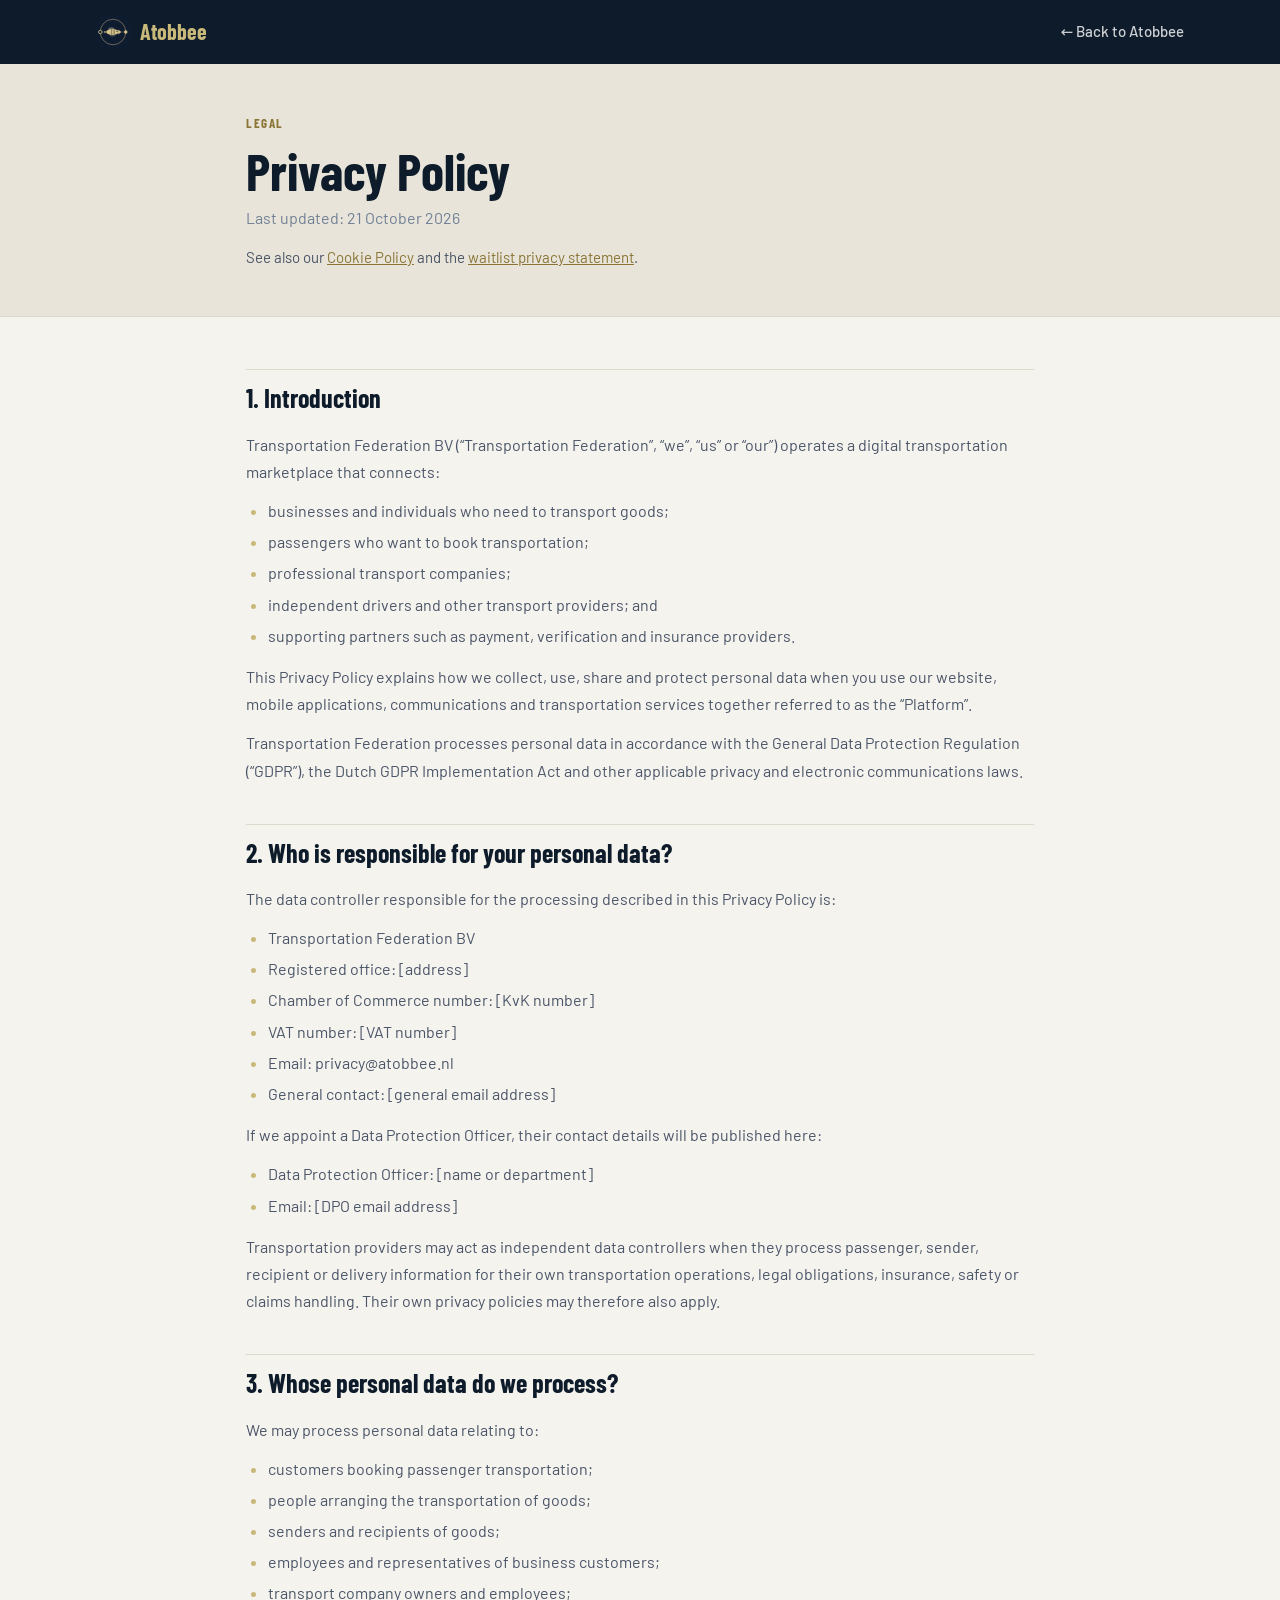
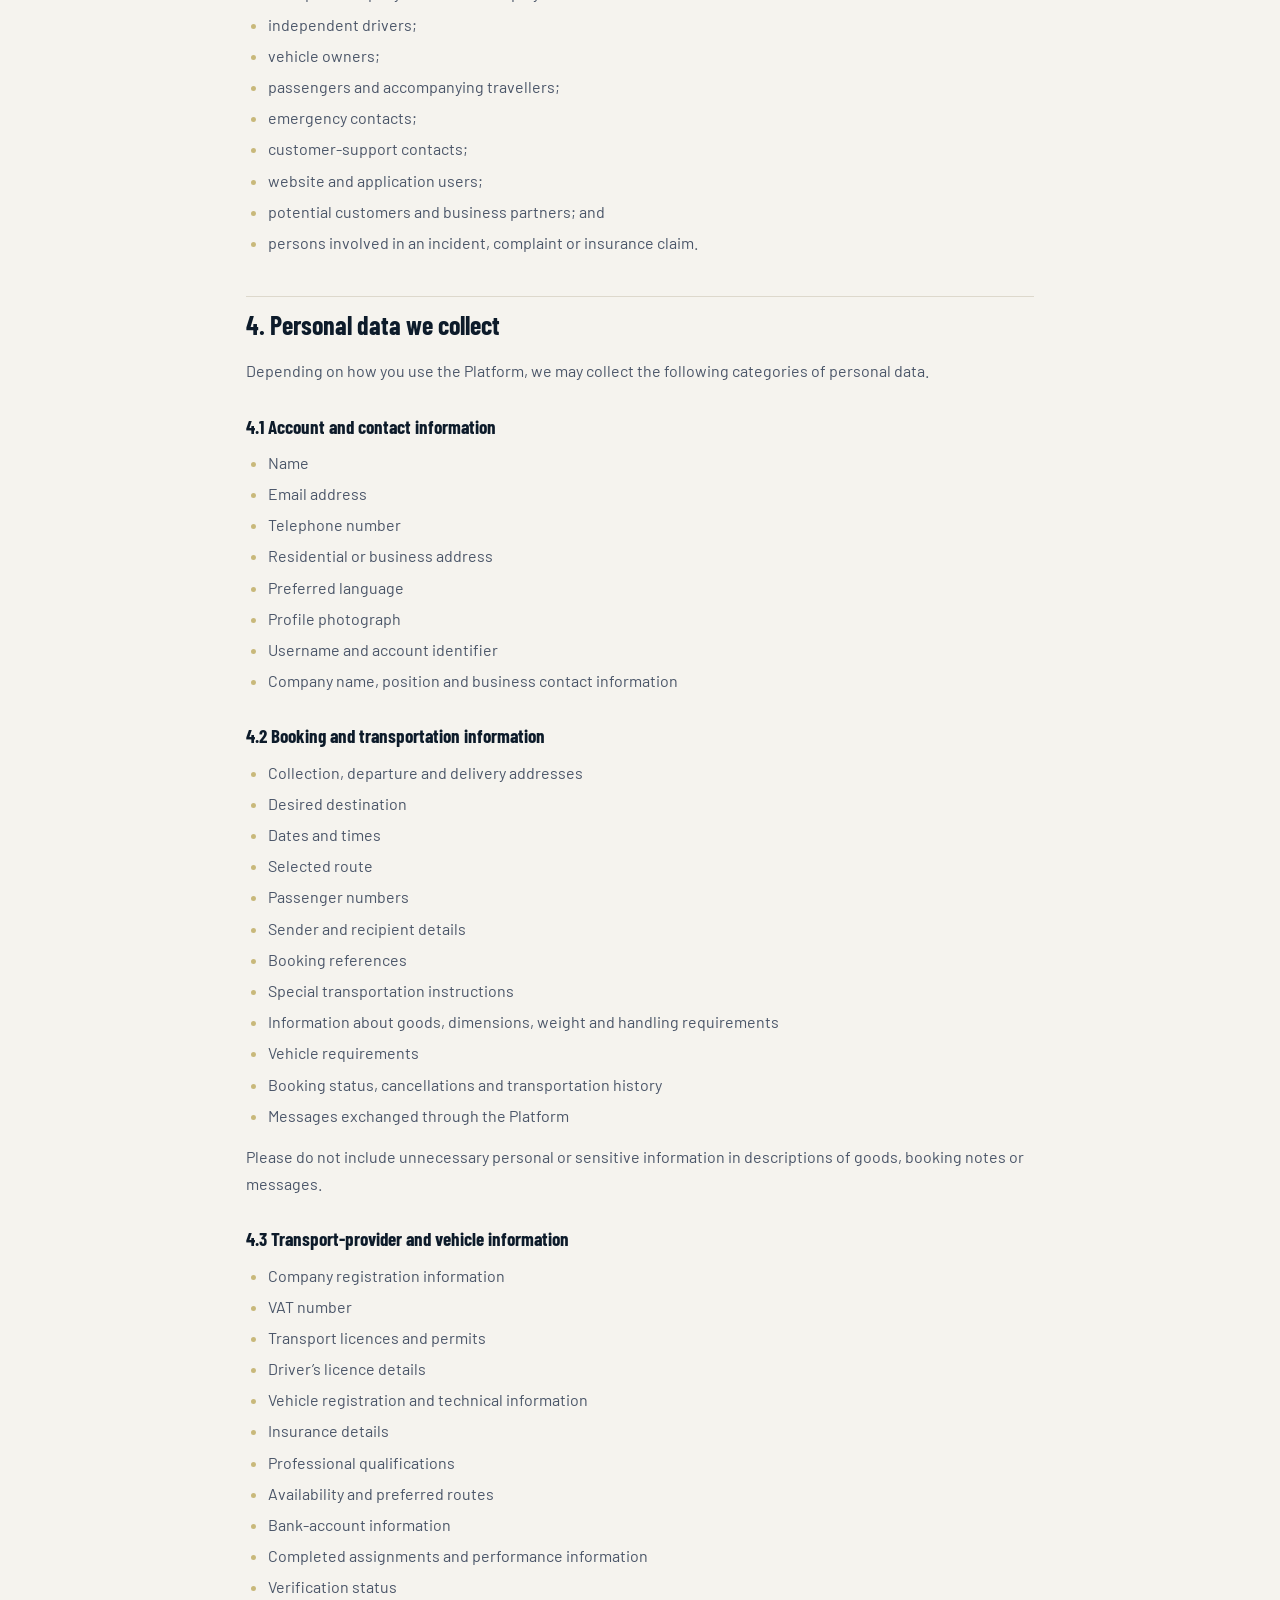
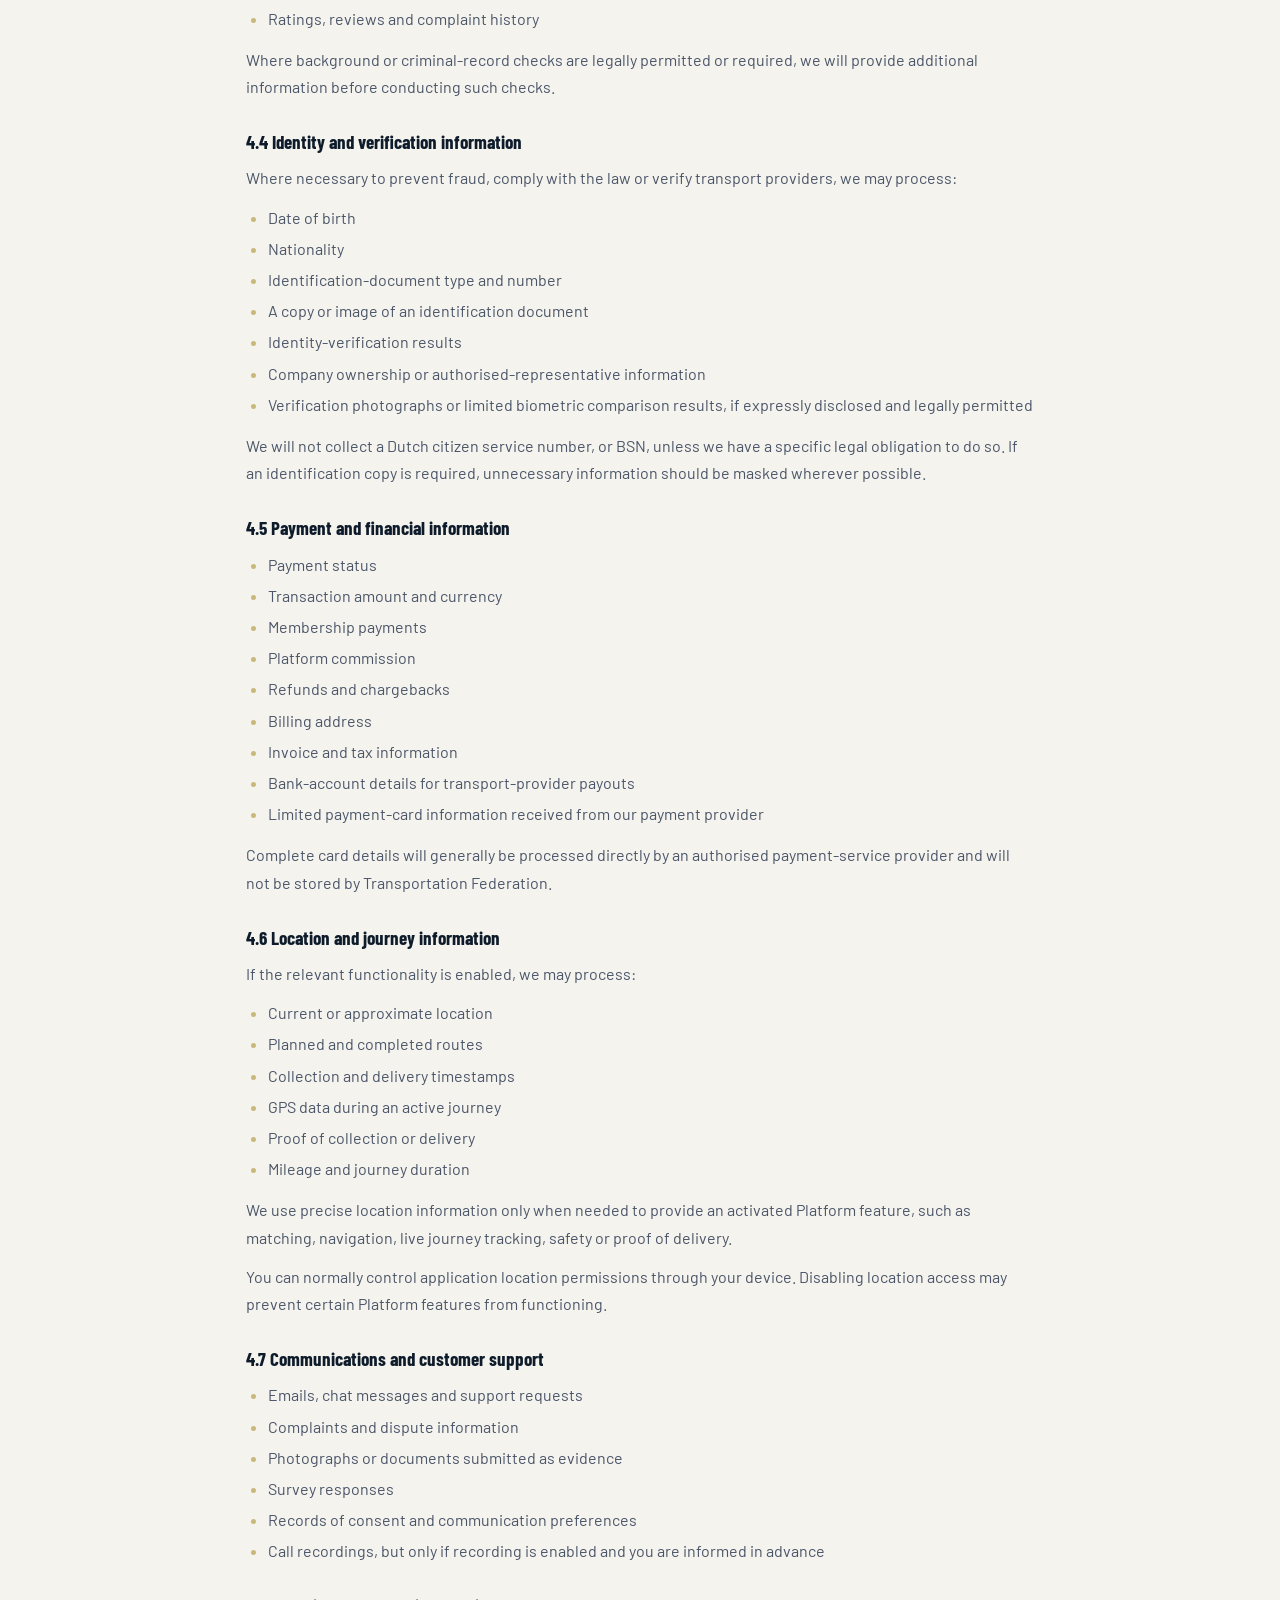
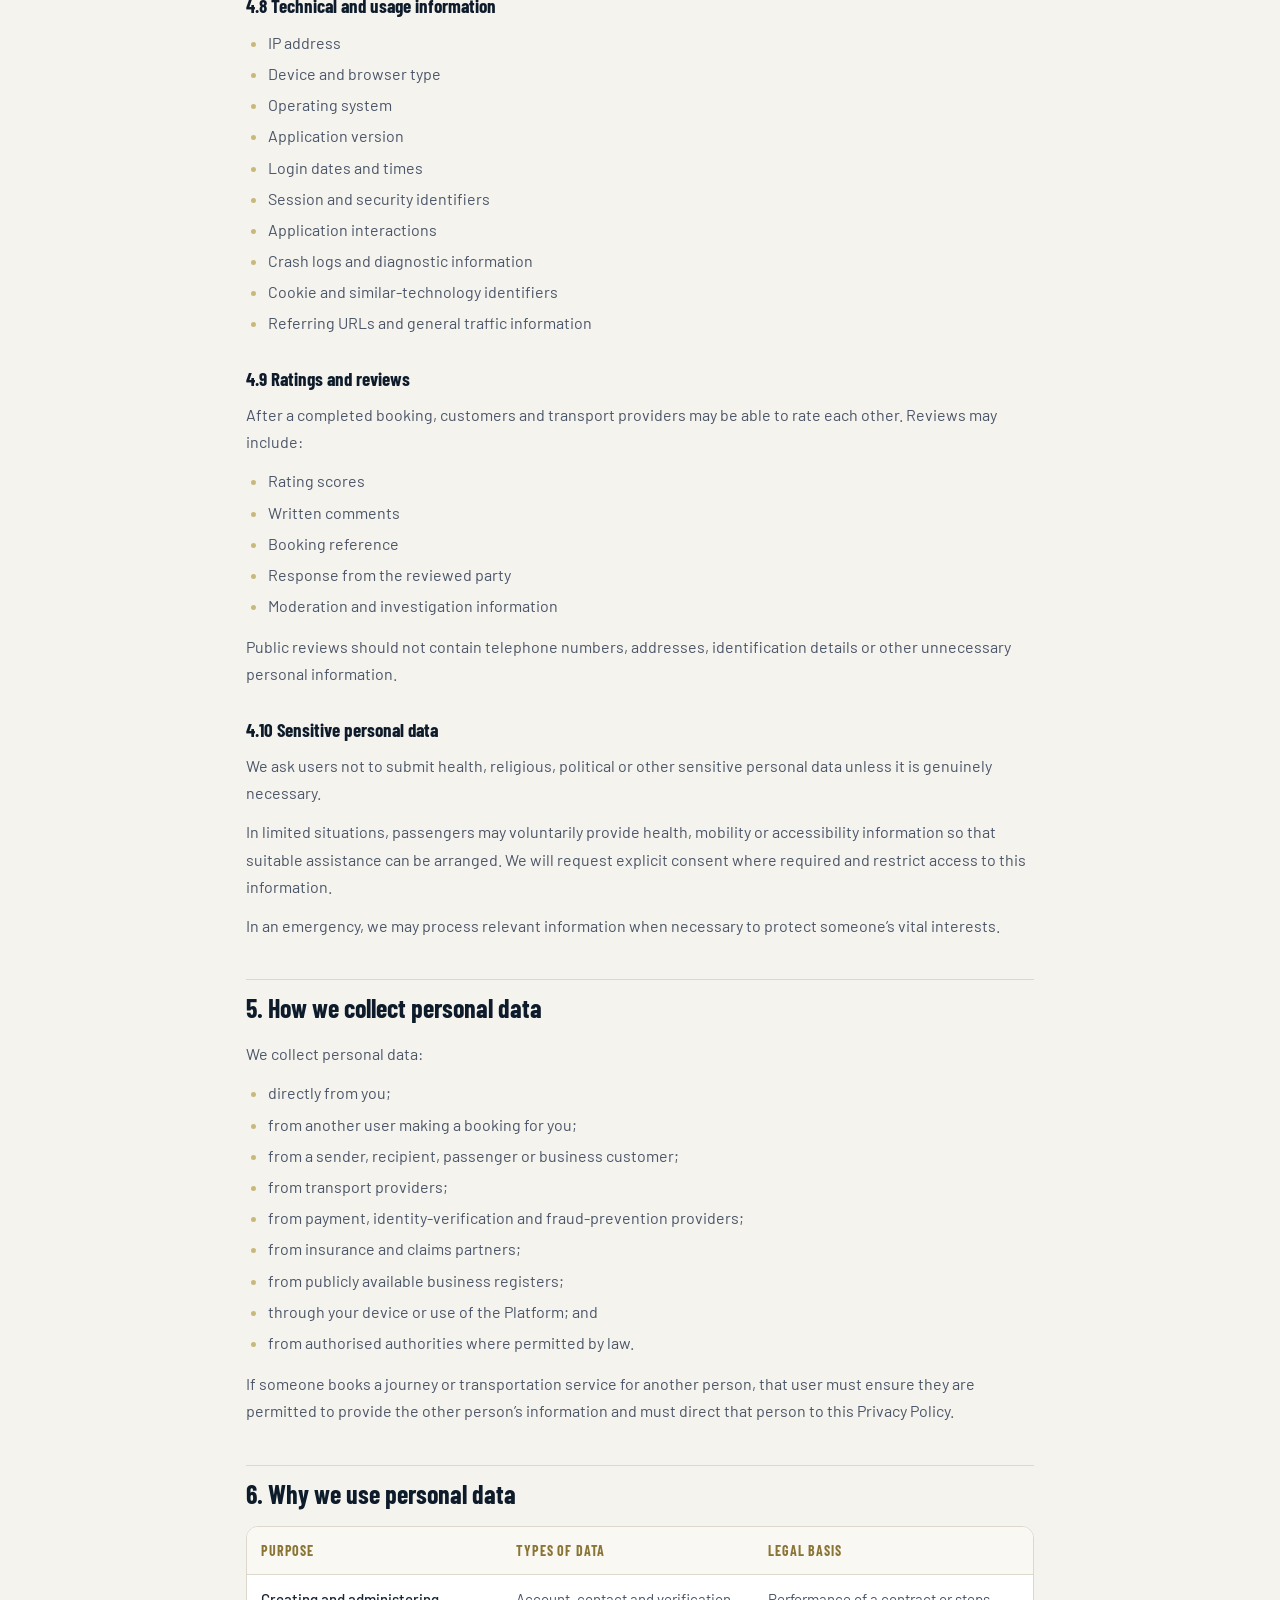
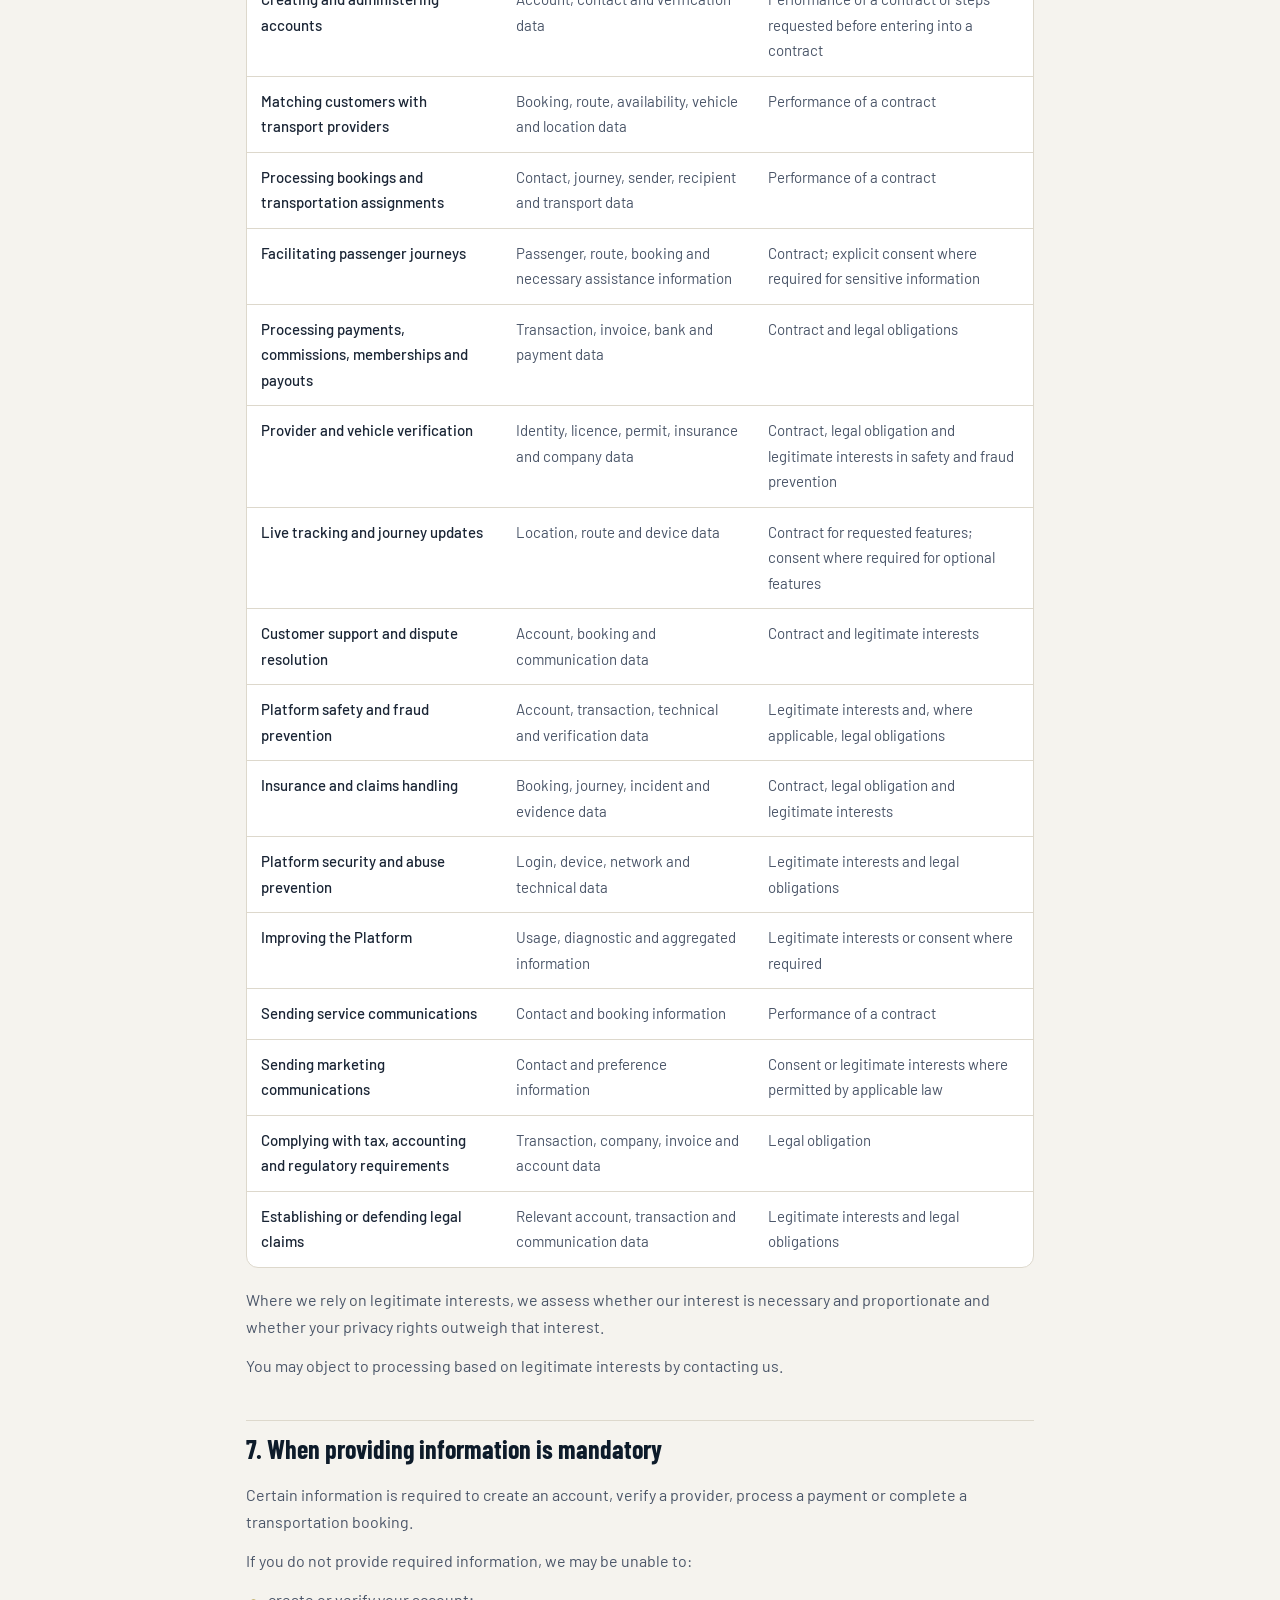
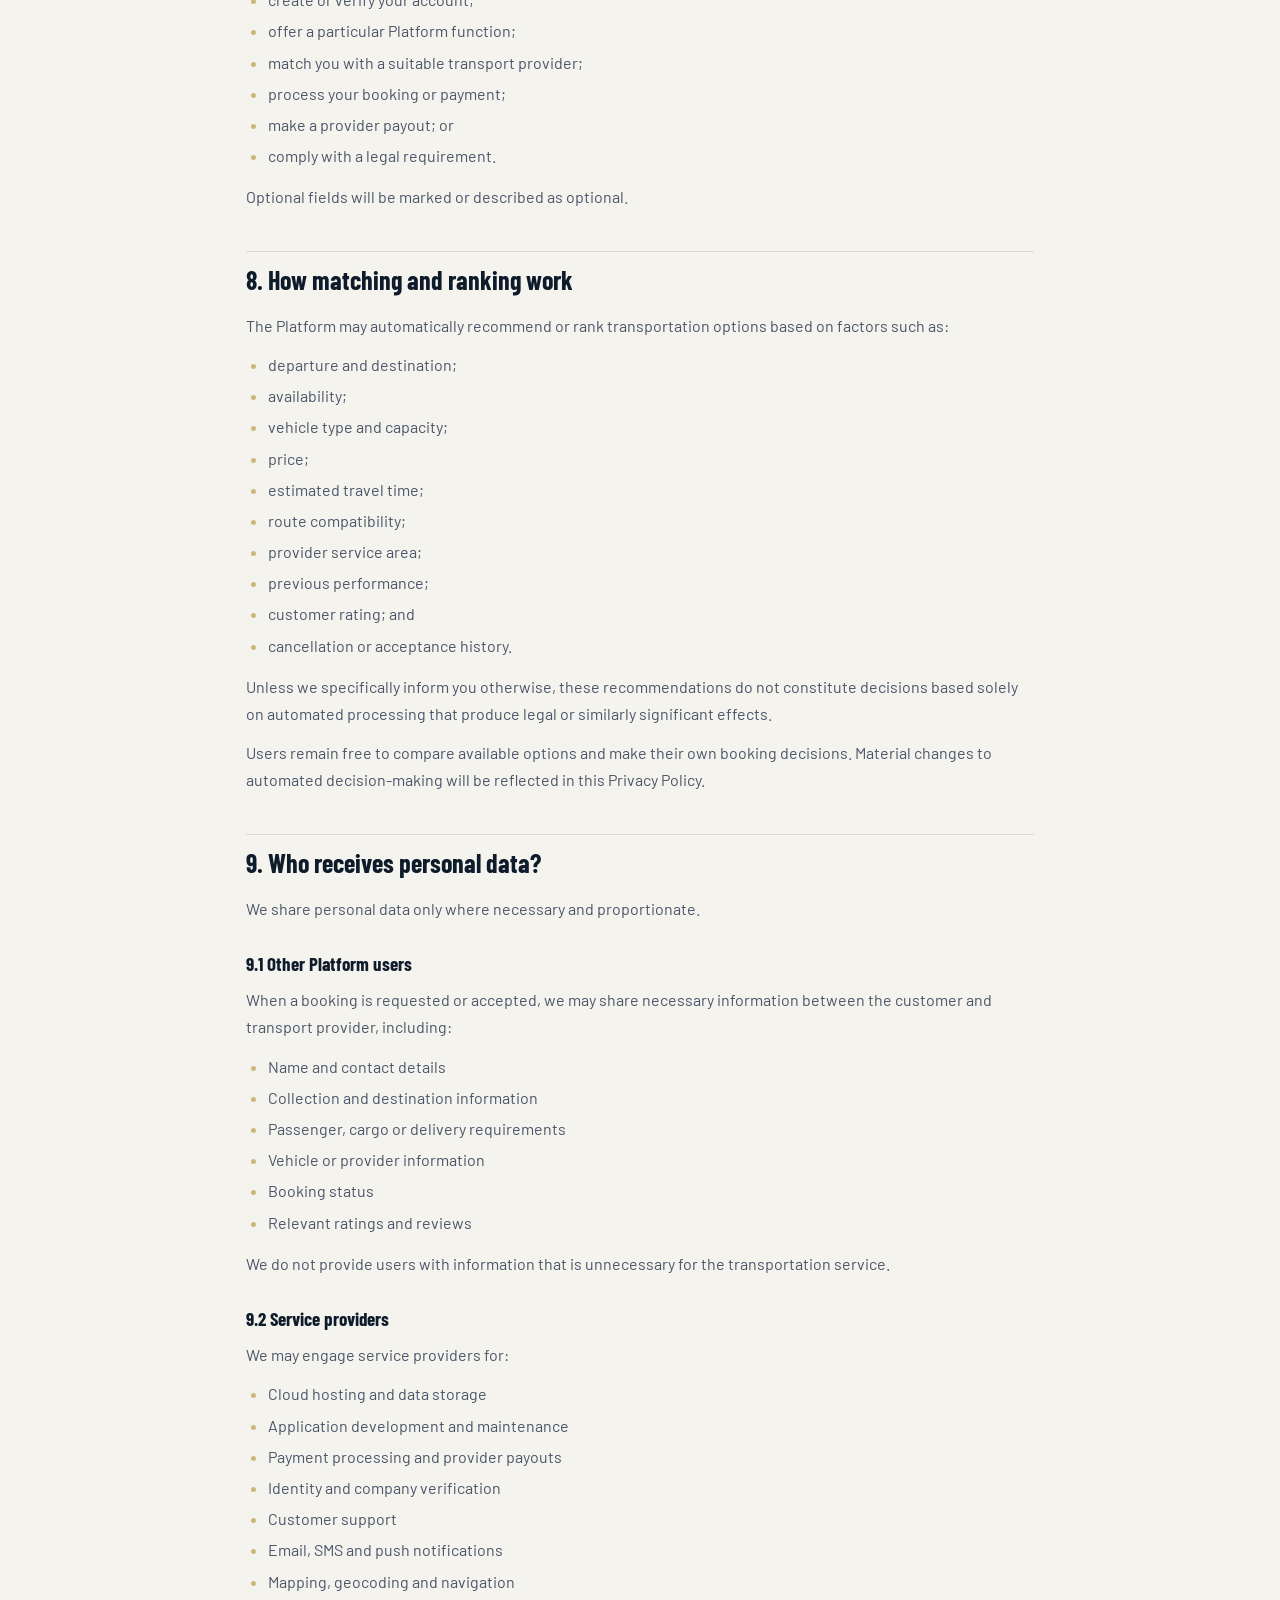
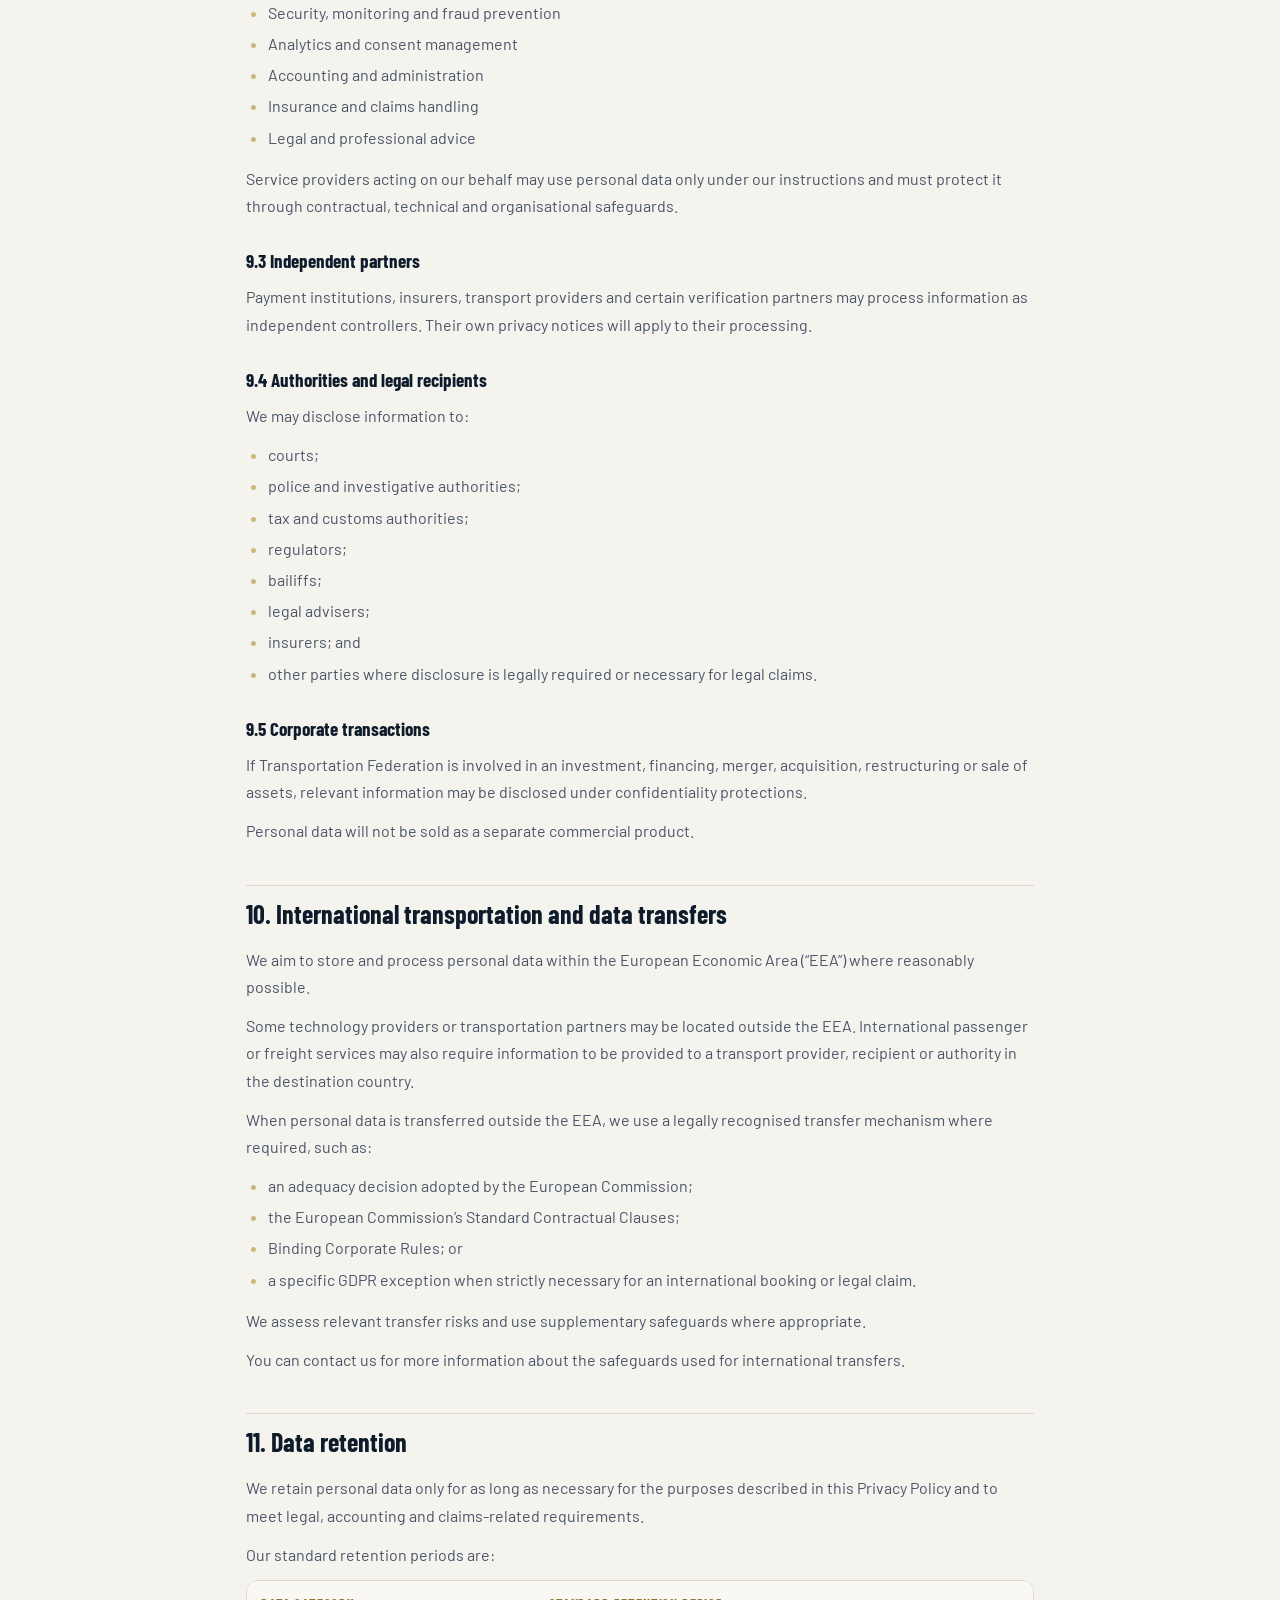
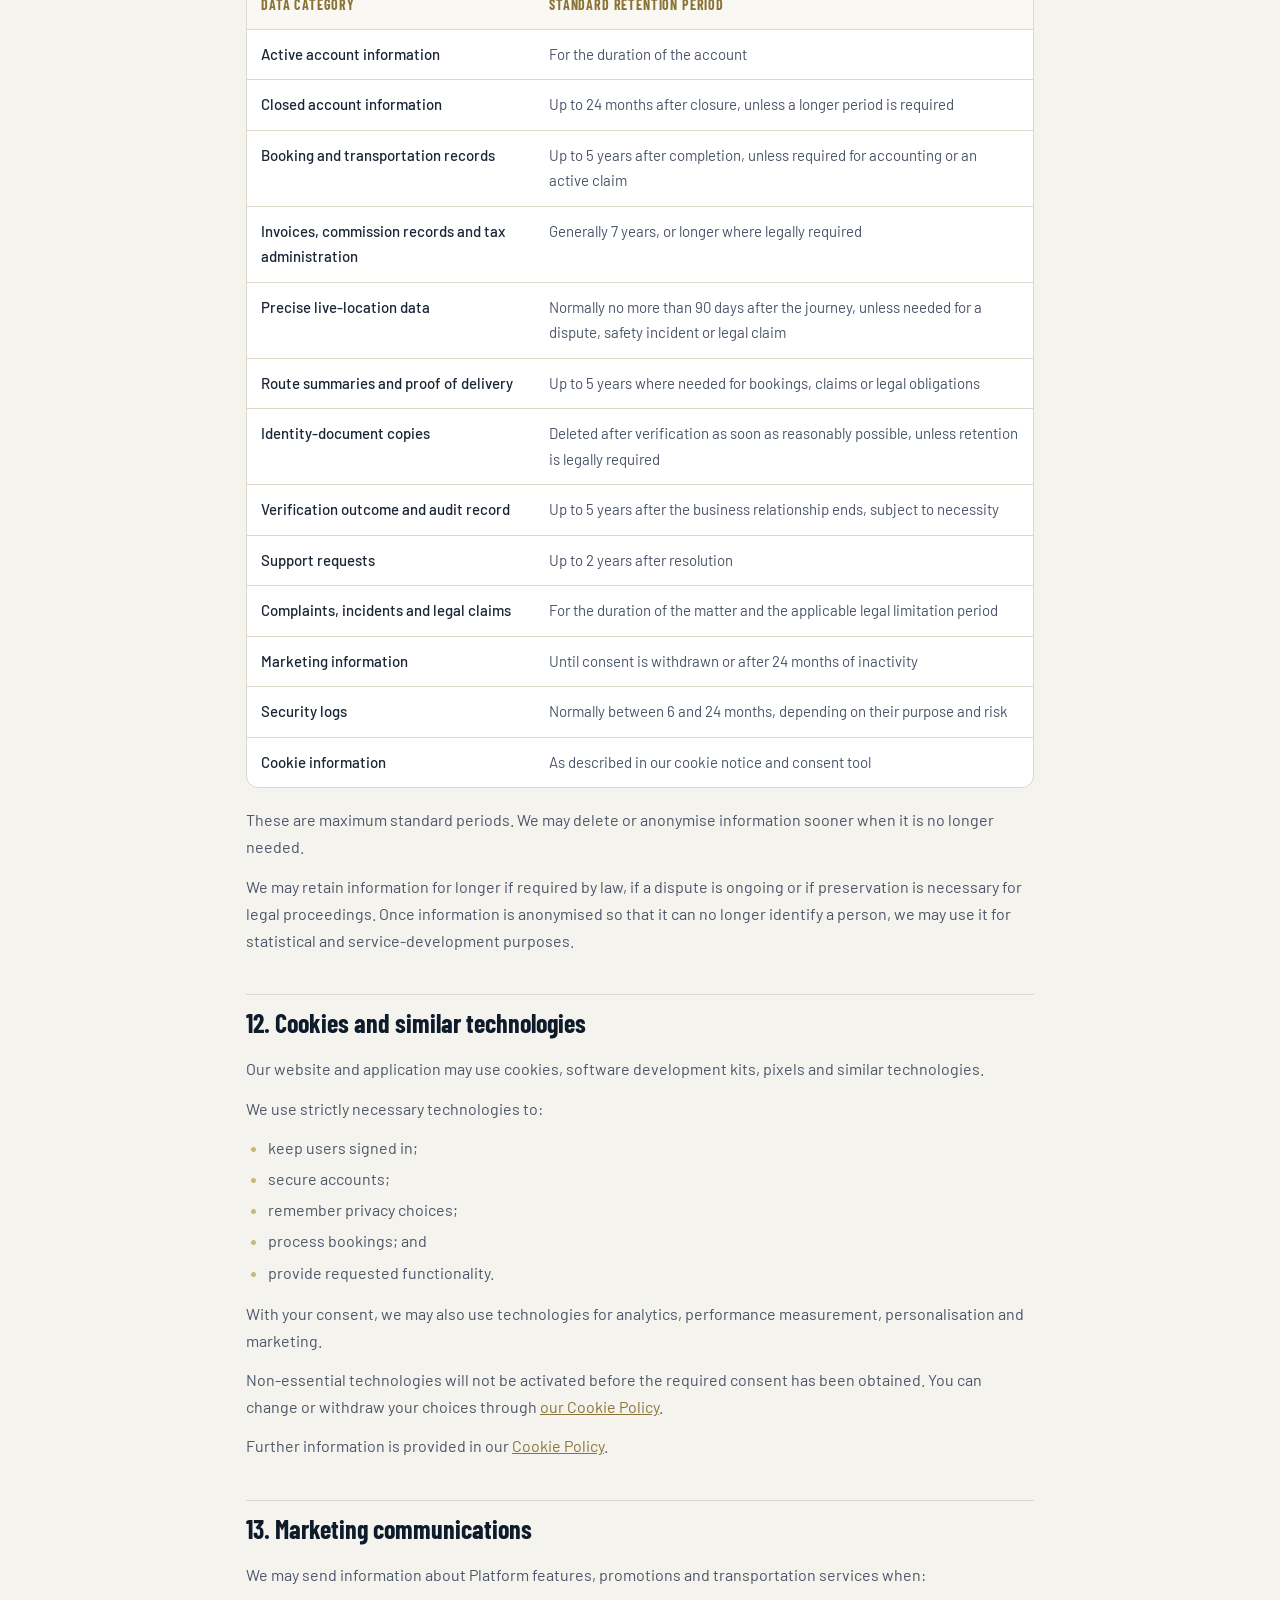
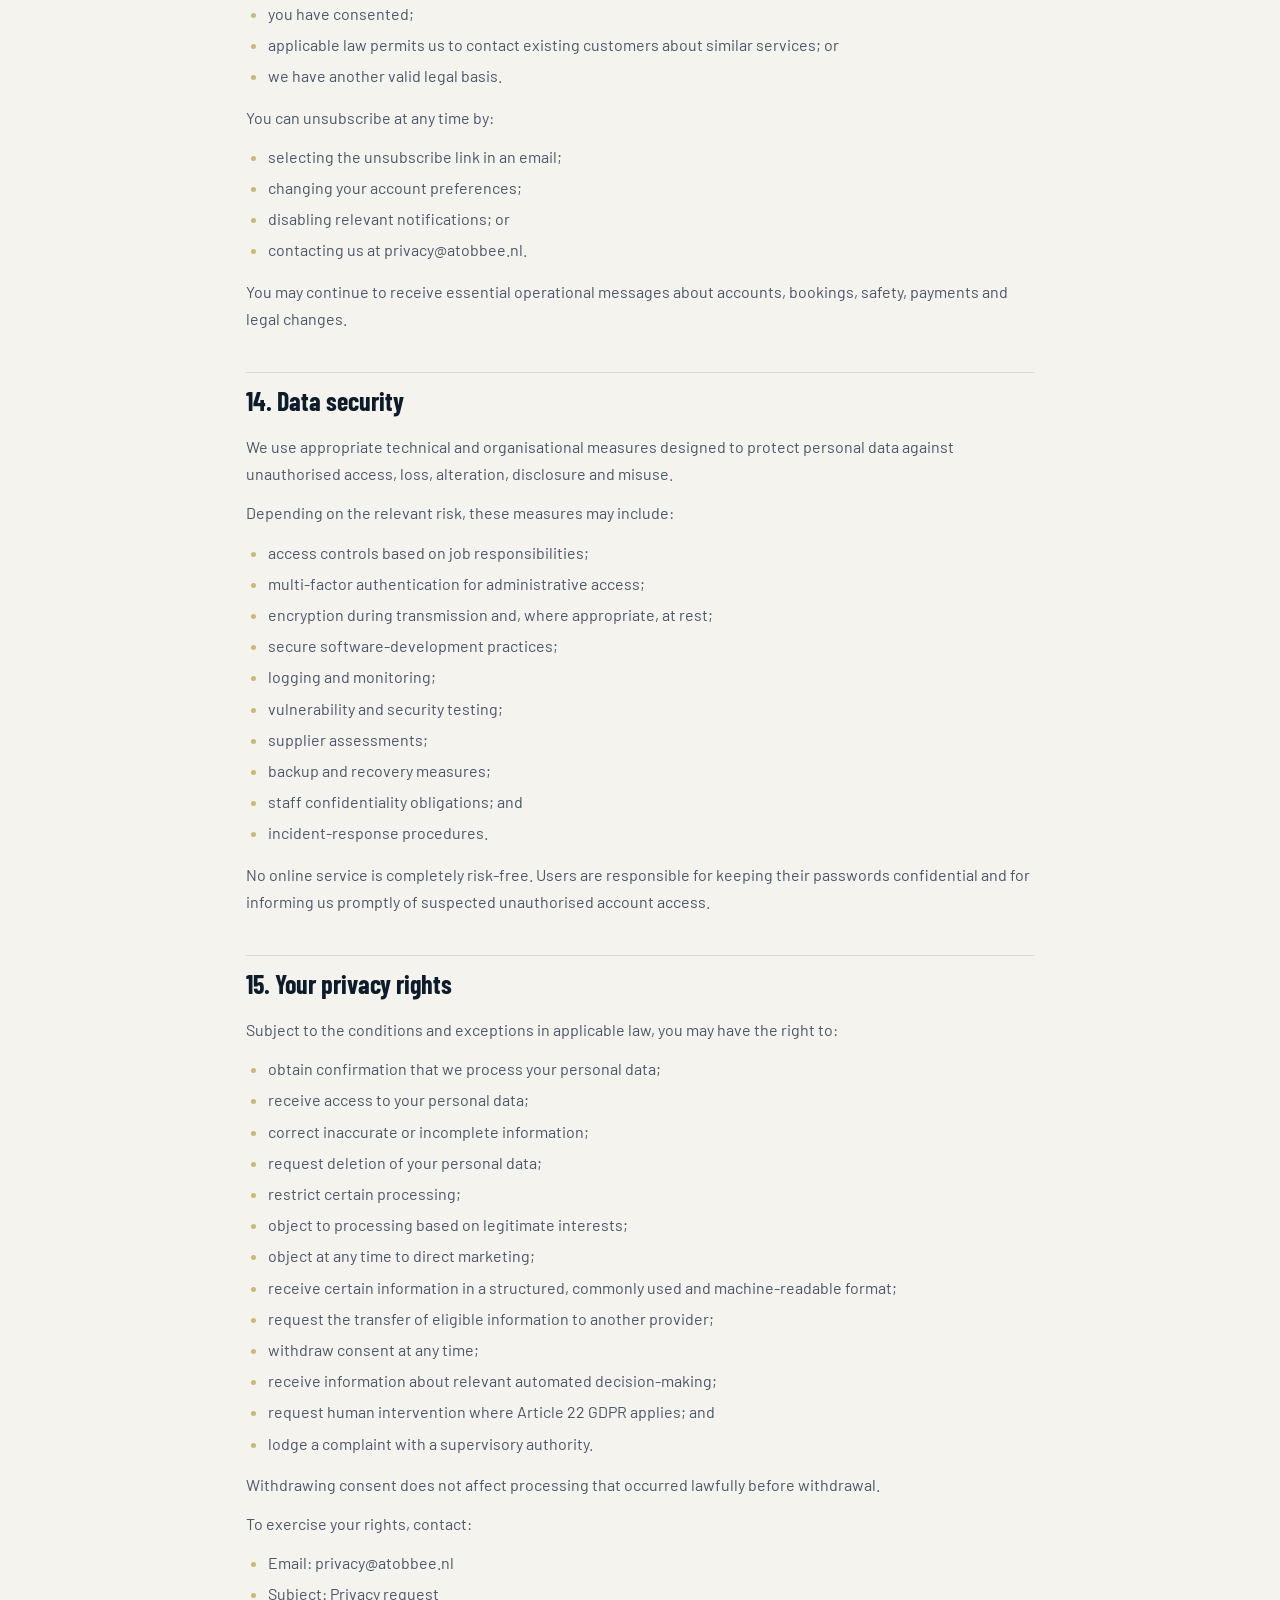
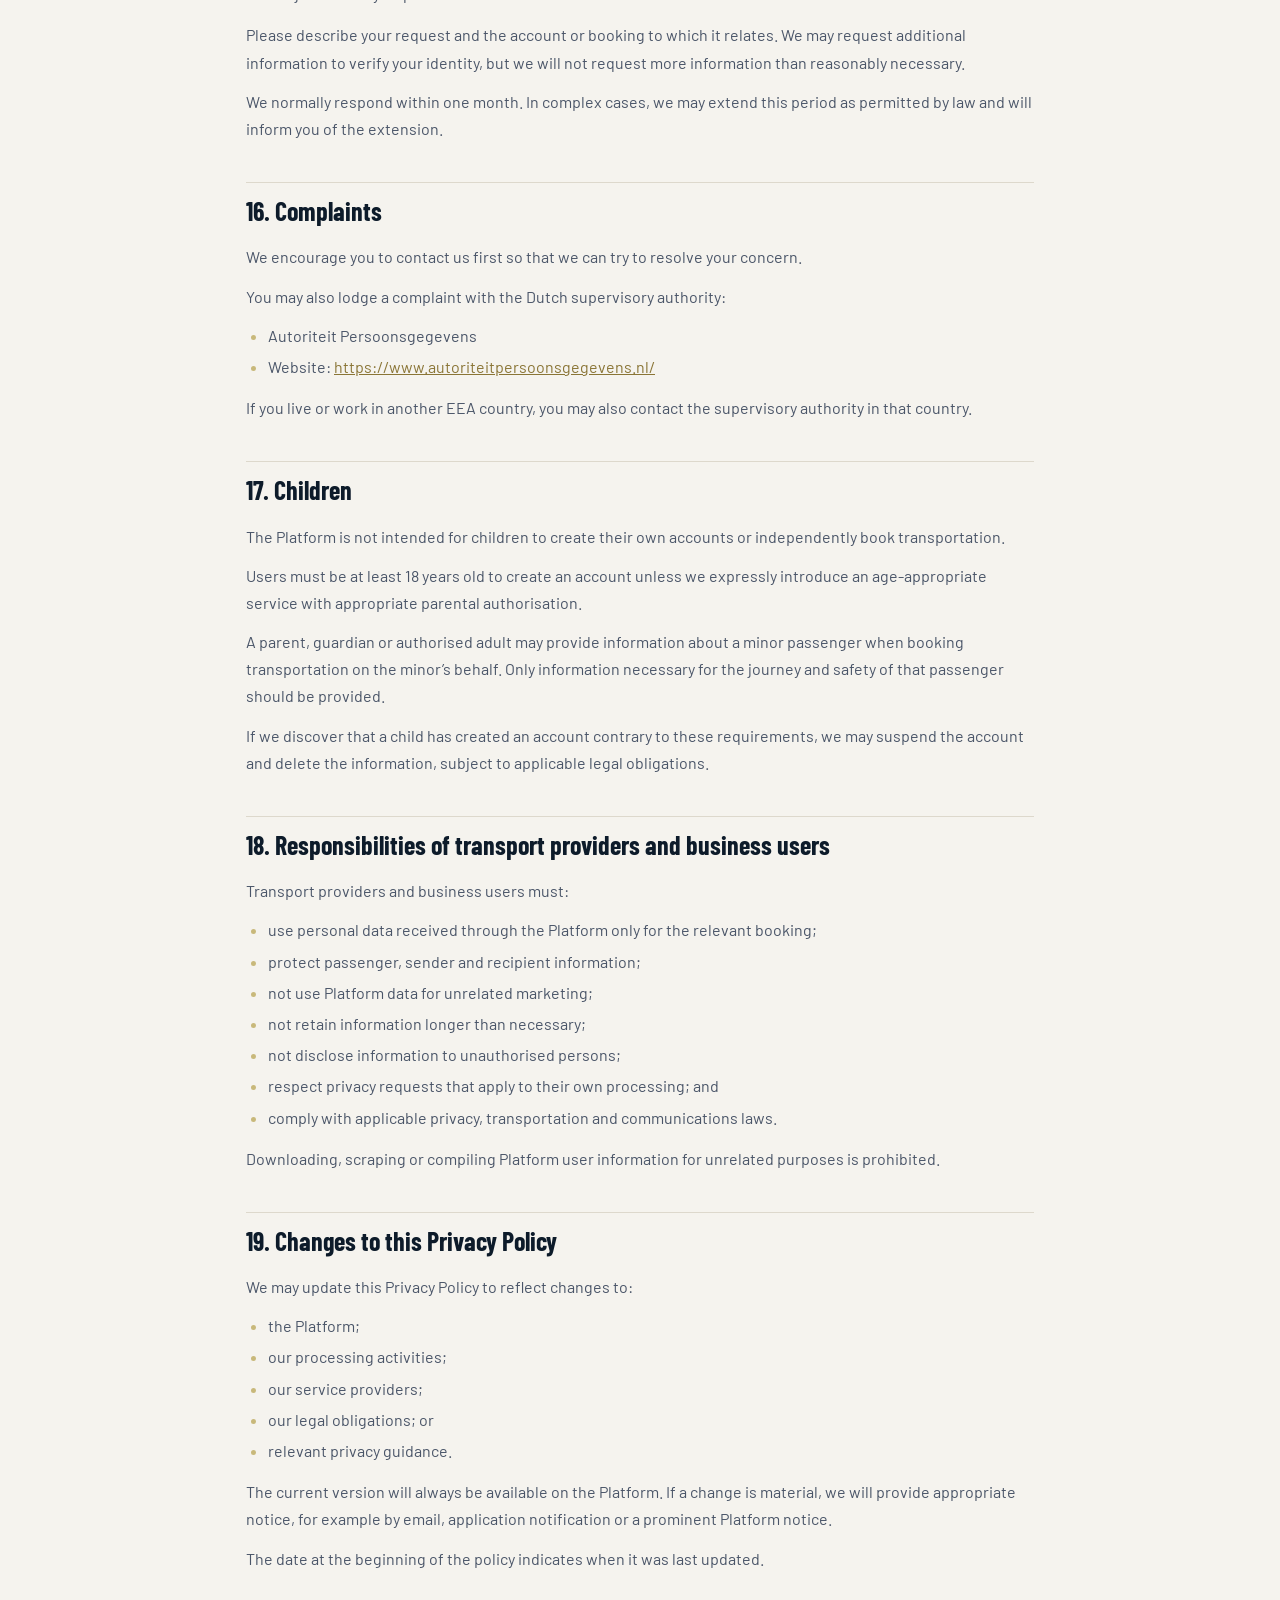
<file: teaser/privacy-policy.html>
<!doctype html>
<html lang="en">
<head>
<meta charset="utf-8">
<meta name="viewport" content="width=device-width, initial-scale=1">
<meta name="theme-color" content="#0D1B2A">
<link rel="icon" href="assets/logo-mark.svg" type="image/svg+xml">
<title>Privacy Policy · Atobbee</title>
<link rel="preconnect" href="https://fonts.googleapis.com">
<link rel="preconnect" href="https://fonts.gstatic.com" crossorigin>
<link href="https://fonts.googleapis.com/css2?family=Barlow+Condensed:wght@600;700&family=Barlow:wght@400;500;600&display=swap" rel="stylesheet">
<style>
  :root{--navy:#0D1B2A;--ivory:#f5f3ee;--beige:#E8E4D9;--white:#fff;--gold:#C8B87A;--gold-ink:#8a7536;--text:#1a2535;--mid:#4a5568;--soft:#718096;--line:#ddd8cc;
    --font:"Barlow",system-ui,-apple-system,"Segoe UI",sans-serif;--cond:"Barlow Condensed","Arial Narrow",sans-serif;color-scheme:light}
  *{box-sizing:border-box}
  body{margin:0;background:var(--ivory);color:var(--text);font:400 16px/1.7 var(--font)}
  a{color:var(--gold-ink)}
  :focus-visible{outline:2px solid var(--gold);outline-offset:3px;border-radius:4px}
  .nav{background:var(--navy);box-shadow:0 2px 16px rgba(0,0,0,.25)}
  .nav div{max-width:1120px;margin:0 auto;padding:0 max(16px,env(safe-area-inset-left,0px));height:64px;display:flex;align-items:center;justify-content:space-between}
  .logo{display:flex;align-items:center;gap:10px;text-decoration:none}
  .logo img{width:34px;height:34px}
  .logo span{font-family:var(--cond);font-weight:700;font-size:22px;color:var(--gold)}
  .back{color:rgba(255,255,255,.8);text-decoration:none;font-weight:500;font-size:15px}
  .back:hover{color:#fff}
  .hero{background:var(--beige);border-bottom:1px solid var(--line)}
  .hero div{max-width:820px;margin:0 auto;padding:44px max(16px,env(safe-area-inset-left,0px)) 34px}
  .caps{font-family:var(--cond);font-weight:700;font-size:13px;letter-spacing:.12em;text-transform:uppercase;color:var(--gold-ink)}
  h1{font-family:var(--cond);font-weight:700;font-size:clamp(36px,5vw,52px);line-height:1.05;margin:8px 0 6px;color:var(--navy)}
  .upd{margin:0;color:var(--soft)}
  .other{margin-top:14px;font-size:15px;color:var(--mid)}
  main{max-width:820px;margin:0 auto;padding:12px max(16px,env(safe-area-inset-left,0px)) 72px}
  h2{font-family:var(--cond);font-weight:700;font-size:26px;color:var(--navy);margin:40px 0 10px;padding-top:6px;border-top:1px solid var(--line)}
  h3{font-family:var(--cond);font-weight:700;font-size:19px;color:var(--navy);margin:26px 0 6px}
  p{margin:0 0 12px;color:var(--mid)}
  ul{margin:0 0 14px;padding-left:22px;color:var(--mid)}
  li{margin-bottom:4px}
  li::marker{color:var(--gold)}
  .tbl{overflow-x:auto;margin:6px 0 18px;border:1px solid var(--line);border-radius:12px;background:var(--white)}
  table{width:100%;border-collapse:collapse;font-size:15px}
  th{text-align:left;font-family:var(--cond);font-weight:700;font-size:14px;letter-spacing:.06em;text-transform:uppercase;color:var(--gold-ink);background:#faf8f3;padding:12px 14px;border-bottom:1px solid var(--line)}
  td{padding:12px 14px;border-bottom:1px solid var(--line);vertical-align:top;color:var(--mid)}
  tr:last-child td{border-bottom:0}
  td:first-child{color:var(--text);font-weight:500}
  .box{background:var(--white);border:1px solid var(--line);border-radius:12px;padding:16px 18px;margin:8px 0 16px}
  .box p{margin:0}
  footer{background:var(--navy);color:rgba(255,255,255,.6);font-size:14px}
  footer div{max-width:1120px;margin:0 auto;padding:24px max(16px,env(safe-area-inset-left,0px));display:flex;justify-content:space-between;gap:12px;flex-wrap:wrap}
  footer a{color:rgba(255,255,255,.7);text-decoration:none;margin-left:16px}
  footer a:hover{color:var(--gold)}
</style>
</head>
<body>
<nav class="nav"><div><a class="logo" href="index.html"><img src="assets/logo-mark.svg" alt=""><span>Atobbee</span></a><a class="back" href="index.html">← Back to Atobbee</a></div></nav>
<header class="hero"><div><span class="caps">Legal</span><h1>Privacy Policy</h1><p class="upd">Last updated: 21 October 2026</p><p class="other">See also our <a href="cookies.html">Cookie Policy</a> and the <a href="privacy.html">waitlist privacy statement</a>.</p></div></header>
<main>
<h2>1. Introduction</h2>
<p>Transportation Federation BV (“Transportation Federation”, “we”, “us” or “our”) operates a digital transportation marketplace that connects:</p>
<ul><li>businesses and individuals who need to transport goods;</li><li>passengers who want to book transportation;</li><li>professional transport companies;</li><li>independent drivers and other transport providers; and</li><li>supporting partners such as payment, verification and insurance providers.</li></ul>
<p>This Privacy Policy explains how we collect, use, share and protect personal data when you use our website, mobile applications, communications and transportation services together referred to as the “Platform”.</p>
<p>Transportation Federation processes personal data in accordance with the General Data Protection Regulation (“GDPR”), the Dutch GDPR Implementation Act and other applicable privacy and electronic communications laws.</p>
<h2>2. Who is responsible for your personal data?</h2>
<p>The data controller responsible for the processing described in this Privacy Policy is:</p>
<ul><li>Transportation Federation BV</li><li>Registered office: [address]</li><li>Chamber of Commerce number: [KvK number]</li><li>VAT number: [VAT number]</li><li>Email: privacy@atobbee.nl</li><li>General contact: [general email address]</li></ul>
<p>If we appoint a Data Protection Officer, their contact details will be published here:</p>
<ul><li>Data Protection Officer: [name or department]</li><li>Email: [DPO email address]</li></ul>
<p>Transportation providers may act as independent data controllers when they process passenger, sender, recipient or delivery information for their own transportation operations, legal obligations, insurance, safety or claims handling. Their own privacy policies may therefore also apply.</p>
<h2>3. Whose personal data do we process?</h2>
<p>We may process personal data relating to:</p>
<ul><li>customers booking passenger transportation;</li><li>people arranging the transportation of goods;</li><li>senders and recipients of goods;</li><li>employees and representatives of business customers;</li><li>transport company owners and employees;</li><li>independent drivers;</li><li>vehicle owners;</li><li>passengers and accompanying travellers;</li><li>emergency contacts;</li><li>customer-support contacts;</li><li>website and application users;</li><li>potential customers and business partners; and</li><li>persons involved in an incident, complaint or insurance claim.</li></ul>
<h2>4. Personal data we collect</h2>
<p>Depending on how you use the Platform, we may collect the following categories of personal data.</p>
<h3>4.1 Account and contact information</h3>
<ul><li>Name</li><li>Email address</li><li>Telephone number</li><li>Residential or business address</li><li>Preferred language</li><li>Profile photograph</li><li>Username and account identifier</li><li>Company name, position and business contact information</li></ul>
<h3>4.2 Booking and transportation information</h3>
<ul><li>Collection, departure and delivery addresses</li><li>Desired destination</li><li>Dates and times</li><li>Selected route</li><li>Passenger numbers</li><li>Sender and recipient details</li><li>Booking references</li><li>Special transportation instructions</li><li>Information about goods, dimensions, weight and handling requirements</li><li>Vehicle requirements</li><li>Booking status, cancellations and transportation history</li><li>Messages exchanged through the Platform</li></ul>
<p>Please do not include unnecessary personal or sensitive information in descriptions of goods, booking notes or messages.</p>
<h3>4.3 Transport-provider and vehicle information</h3>
<ul><li>Company registration information</li><li>VAT number</li><li>Transport licences and permits</li><li>Driver’s licence details</li><li>Vehicle registration and technical information</li><li>Insurance details</li><li>Professional qualifications</li><li>Availability and preferred routes</li><li>Bank-account information</li><li>Completed assignments and performance information</li><li>Verification status</li><li>Ratings, reviews and complaint history</li></ul>
<p>Where background or criminal-record checks are legally permitted or required, we will provide additional information before conducting such checks.</p>
<h3>4.4 Identity and verification information</h3>
<p>Where necessary to prevent fraud, comply with the law or verify transport providers, we may process:</p>
<ul><li>Date of birth</li><li>Nationality</li><li>Identification-document type and number</li><li>A copy or image of an identification document</li><li>Identity-verification results</li><li>Company ownership or authorised-representative information</li><li>Verification photographs or limited biometric comparison results, if expressly disclosed and legally permitted</li></ul>
<p>We will not collect a Dutch citizen service number, or BSN, unless we have a specific legal obligation to do so. If an identification copy is required, unnecessary information should be masked wherever possible.</p>
<h3>4.5 Payment and financial information</h3>
<ul><li>Payment status</li><li>Transaction amount and currency</li><li>Membership payments</li><li>Platform commission</li><li>Refunds and chargebacks</li><li>Billing address</li><li>Invoice and tax information</li><li>Bank-account details for transport-provider payouts</li><li>Limited payment-card information received from our payment provider</li></ul>
<p>Complete card details will generally be processed directly by an authorised payment-service provider and will not be stored by Transportation Federation.</p>
<h3>4.6 Location and journey information</h3>
<p>If the relevant functionality is enabled, we may process:</p>
<ul><li>Current or approximate location</li><li>Planned and completed routes</li><li>Collection and delivery timestamps</li><li>GPS data during an active journey</li><li>Proof of collection or delivery</li><li>Mileage and journey duration</li></ul>
<p>We use precise location information only when needed to provide an activated Platform feature, such as matching, navigation, live journey tracking, safety or proof of delivery.</p>
<p>You can normally control application location permissions through your device. Disabling location access may prevent certain Platform features from functioning.</p>
<h3>4.7 Communications and customer support</h3>
<ul><li>Emails, chat messages and support requests</li><li>Complaints and dispute information</li><li>Photographs or documents submitted as evidence</li><li>Survey responses</li><li>Records of consent and communication preferences</li><li>Call recordings, but only if recording is enabled and you are informed in advance</li></ul>
<h3>4.8 Technical and usage information</h3>
<ul><li>IP address</li><li>Device and browser type</li><li>Operating system</li><li>Application version</li><li>Login dates and times</li><li>Session and security identifiers</li><li>Application interactions</li><li>Crash logs and diagnostic information</li><li>Cookie and similar-technology identifiers</li><li>Referring URLs and general traffic information</li></ul>
<h3>4.9 Ratings and reviews</h3>
<p>After a completed booking, customers and transport providers may be able to rate each other. Reviews may include:</p>
<ul><li>Rating scores</li><li>Written comments</li><li>Booking reference</li><li>Response from the reviewed party</li><li>Moderation and investigation information</li></ul>
<p>Public reviews should not contain telephone numbers, addresses, identification details or other unnecessary personal information.</p>
<h3>4.10 Sensitive personal data</h3>
<p>We ask users not to submit health, religious, political or other sensitive personal data unless it is genuinely necessary.</p>
<p>In limited situations, passengers may voluntarily provide health, mobility or accessibility information so that suitable assistance can be arranged. We will request explicit consent where required and restrict access to this information.</p>
<p>In an emergency, we may process relevant information when necessary to protect someone’s vital interests.</p>
<h2>5. How we collect personal data</h2>
<p>We collect personal data:</p>
<ul><li>directly from you;</li><li>from another user making a booking for you;</li><li>from a sender, recipient, passenger or business customer;</li><li>from transport providers;</li><li>from payment, identity-verification and fraud-prevention providers;</li><li>from insurance and claims partners;</li><li>from publicly available business registers;</li><li>through your device or use of the Platform; and</li><li>from authorised authorities where permitted by law.</li></ul>
<p>If someone books a journey or transportation service for another person, that user must ensure they are permitted to provide the other person’s information and must direct that person to this Privacy Policy.</p>
<h2>6. Why we use personal data</h2>
<div class="tbl"><table><thead><tr><th>Purpose</th><th>Types of data</th><th>Legal basis</th></tr></thead><tbody><tr><td>Creating and administering accounts</td><td>Account, contact and verification data</td><td>Performance of a contract or steps requested before entering into a contract</td></tr><tr><td>Matching customers with transport providers</td><td>Booking, route, availability, vehicle and location data</td><td>Performance of a contract</td></tr><tr><td>Processing bookings and transportation assignments</td><td>Contact, journey, sender, recipient and transport data</td><td>Performance of a contract</td></tr><tr><td>Facilitating passenger journeys</td><td>Passenger, route, booking and necessary assistance information</td><td>Contract; explicit consent where required for sensitive information</td></tr><tr><td>Processing payments, commissions, memberships and payouts</td><td>Transaction, invoice, bank and payment data</td><td>Contract and legal obligations</td></tr><tr><td>Provider and vehicle verification</td><td>Identity, licence, permit, insurance and company data</td><td>Contract, legal obligation and legitimate interests in safety and fraud prevention</td></tr><tr><td>Live tracking and journey updates</td><td>Location, route and device data</td><td>Contract for requested features; consent where required for optional features</td></tr><tr><td>Customer support and dispute resolution</td><td>Account, booking and communication data</td><td>Contract and legitimate interests</td></tr><tr><td>Platform safety and fraud prevention</td><td>Account, transaction, technical and verification data</td><td>Legitimate interests and, where applicable, legal obligations</td></tr><tr><td>Insurance and claims handling</td><td>Booking, journey, incident and evidence data</td><td>Contract, legal obligation and legitimate interests</td></tr><tr><td>Platform security and abuse prevention</td><td>Login, device, network and technical data</td><td>Legitimate interests and legal obligations</td></tr><tr><td>Improving the Platform</td><td>Usage, diagnostic and aggregated information</td><td>Legitimate interests or consent where required</td></tr><tr><td>Sending service communications</td><td>Contact and booking information</td><td>Performance of a contract</td></tr><tr><td>Sending marketing communications</td><td>Contact and preference information</td><td>Consent or legitimate interests where permitted by applicable law</td></tr><tr><td>Complying with tax, accounting and regulatory requirements</td><td>Transaction, company, invoice and account data</td><td>Legal obligation</td></tr><tr><td>Establishing or defending legal claims</td><td>Relevant account, transaction and communication data</td><td>Legitimate interests and legal obligations</td></tr></tbody></table></div>
<p>Where we rely on legitimate interests, we assess whether our interest is necessary and proportionate and whether your privacy rights outweigh that interest.</p>
<p>You may object to processing based on legitimate interests by contacting us.</p>
<h2>7. When providing information is mandatory</h2>
<p>Certain information is required to create an account, verify a provider, process a payment or complete a transportation booking.</p>
<p>If you do not provide required information, we may be unable to:</p>
<ul><li>create or verify your account;</li><li>offer a particular Platform function;</li><li>match you with a suitable transport provider;</li><li>process your booking or payment;</li><li>make a provider payout; or</li><li>comply with a legal requirement.</li></ul>
<p>Optional fields will be marked or described as optional.</p>
<h2>8. How matching and ranking work</h2>
<p>The Platform may automatically recommend or rank transportation options based on factors such as:</p>
<ul><li>departure and destination;</li><li>availability;</li><li>vehicle type and capacity;</li><li>price;</li><li>estimated travel time;</li><li>route compatibility;</li><li>provider service area;</li><li>previous performance;</li><li>customer rating; and</li><li>cancellation or acceptance history.</li></ul>
<p>Unless we specifically inform you otherwise, these recommendations do not constitute decisions based solely on automated processing that produce legal or similarly significant effects.</p>
<p>Users remain free to compare available options and make their own booking decisions. Material changes to automated decision-making will be reflected in this Privacy Policy.</p>
<h2>9. Who receives personal data?</h2>
<p>We share personal data only where necessary and proportionate.</p>
<h3>9.1 Other Platform users</h3>
<p>When a booking is requested or accepted, we may share necessary information between the customer and transport provider, including:</p>
<ul><li>Name and contact details</li><li>Collection and destination information</li><li>Passenger, cargo or delivery requirements</li><li>Vehicle or provider information</li><li>Booking status</li><li>Relevant ratings and reviews</li></ul>
<p>We do not provide users with information that is unnecessary for the transportation service.</p>
<h3>9.2 Service providers</h3>
<p>We may engage service providers for:</p>
<ul><li>Cloud hosting and data storage</li><li>Application development and maintenance</li><li>Payment processing and provider payouts</li><li>Identity and company verification</li><li>Customer support</li><li>Email, SMS and push notifications</li><li>Mapping, geocoding and navigation</li><li>Security, monitoring and fraud prevention</li><li>Analytics and consent management</li><li>Accounting and administration</li><li>Insurance and claims handling</li><li>Legal and professional advice</li></ul>
<p>Service providers acting on our behalf may use personal data only under our instructions and must protect it through contractual, technical and organisational safeguards.</p>
<h3>9.3 Independent partners</h3>
<p>Payment institutions, insurers, transport providers and certain verification partners may process information as independent controllers. Their own privacy notices will apply to their processing.</p>
<h3>9.4 Authorities and legal recipients</h3>
<p>We may disclose information to:</p>
<ul><li>courts;</li><li>police and investigative authorities;</li><li>tax and customs authorities;</li><li>regulators;</li><li>bailiffs;</li><li>legal advisers;</li><li>insurers; and</li><li>other parties where disclosure is legally required or necessary for legal claims.</li></ul>
<h3>9.5 Corporate transactions</h3>
<p>If Transportation Federation is involved in an investment, financing, merger, acquisition, restructuring or sale of assets, relevant information may be disclosed under confidentiality protections.</p>
<p>Personal data will not be sold as a separate commercial product.</p>
<h2>10. International transportation and data transfers</h2>
<p>We aim to store and process personal data within the European Economic Area (“EEA”) where reasonably possible.</p>
<p>Some technology providers or transportation partners may be located outside the EEA. International passenger or freight services may also require information to be provided to a transport provider, recipient or authority in the destination country.</p>
<p>When personal data is transferred outside the EEA, we use a legally recognised transfer mechanism where required, such as:</p>
<ul><li>an adequacy decision adopted by the European Commission;</li><li>the European Commission’s Standard Contractual Clauses;</li><li>Binding Corporate Rules; or</li><li>a specific GDPR exception when strictly necessary for an international booking or legal claim.</li></ul>
<p>We assess relevant transfer risks and use supplementary safeguards where appropriate.</p>
<p>You can contact us for more information about the safeguards used for international transfers.</p>
<h2>11. Data retention</h2>
<p>We retain personal data only for as long as necessary for the purposes described in this Privacy Policy and to meet legal, accounting and claims-related requirements.</p>
<p>Our standard retention periods are:</p>
<div class="tbl"><table><thead><tr><th>Data category</th><th>Standard retention period</th></tr></thead><tbody><tr><td>Active account information</td><td>For the duration of the account</td></tr><tr><td>Closed account information</td><td>Up to 24 months after closure, unless a longer period is required</td></tr><tr><td>Booking and transportation records</td><td>Up to 5 years after completion, unless required for accounting or an active claim</td></tr><tr><td>Invoices, commission records and tax administration</td><td>Generally 7 years, or longer where legally required</td></tr><tr><td>Precise live-location data</td><td>Normally no more than 90 days after the journey, unless needed for a dispute, safety incident or legal claim</td></tr><tr><td>Route summaries and proof of delivery</td><td>Up to 5 years where needed for bookings, claims or legal obligations</td></tr><tr><td>Identity-document copies</td><td>Deleted after verification as soon as reasonably possible, unless retention is legally required</td></tr><tr><td>Verification outcome and audit record</td><td>Up to 5 years after the business relationship ends, subject to necessity</td></tr><tr><td>Support requests</td><td>Up to 2 years after resolution</td></tr><tr><td>Complaints, incidents and legal claims</td><td>For the duration of the matter and the applicable legal limitation period</td></tr><tr><td>Marketing information</td><td>Until consent is withdrawn or after 24 months of inactivity</td></tr><tr><td>Security logs</td><td>Normally between 6 and 24 months, depending on their purpose and risk</td></tr><tr><td>Cookie information</td><td>As described in our cookie notice and consent tool</td></tr></tbody></table></div>
<p>These are maximum standard periods. We may delete or anonymise information sooner when it is no longer needed.</p>
<p>We may retain information for longer if required by law, if a dispute is ongoing or if preservation is necessary for legal proceedings. Once information is anonymised so that it can no longer identify a person, we may use it for statistical and service-development purposes.</p>
<h2>12. Cookies and similar technologies</h2>
<p>Our website and application may use cookies, software development kits, pixels and similar technologies.</p>
<p>We use strictly necessary technologies to:</p>
<ul><li>keep users signed in;</li><li>secure accounts;</li><li>remember privacy choices;</li><li>process bookings; and</li><li>provide requested functionality.</li></ul>
<p>With your consent, we may also use technologies for analytics, performance measurement, personalisation and marketing.</p>
<p>Non-essential technologies will not be activated before the required consent has been obtained. You can change or withdraw your choices through <a href="cookies.html">our Cookie Policy</a>.</p>
<p>Further information is provided in our <a href="cookies.html">Cookie Policy</a>.</p>
<h2>13. Marketing communications</h2>
<p>We may send information about Platform features, promotions and transportation services when:</p>
<ul><li>you have consented;</li><li>applicable law permits us to contact existing customers about similar services; or</li><li>we have another valid legal basis.</li></ul>
<p>You can unsubscribe at any time by:</p>
<ul><li>selecting the unsubscribe link in an email;</li><li>changing your account preferences;</li><li>disabling relevant notifications; or</li><li>contacting us at privacy@atobbee.nl.</li></ul>
<p>You may continue to receive essential operational messages about accounts, bookings, safety, payments and legal changes.</p>
<h2>14. Data security</h2>
<p>We use appropriate technical and organisational measures designed to protect personal data against unauthorised access, loss, alteration, disclosure and misuse.</p>
<p>Depending on the relevant risk, these measures may include:</p>
<ul><li>access controls based on job responsibilities;</li><li>multi-factor authentication for administrative access;</li><li>encryption during transmission and, where appropriate, at rest;</li><li>secure software-development practices;</li><li>logging and monitoring;</li><li>vulnerability and security testing;</li><li>supplier assessments;</li><li>backup and recovery measures;</li><li>staff confidentiality obligations; and</li><li>incident-response procedures.</li></ul>
<p>No online service is completely risk-free. Users are responsible for keeping their passwords confidential and for informing us promptly of suspected unauthorised account access.</p>
<h2>15. Your privacy rights</h2>
<p>Subject to the conditions and exceptions in applicable law, you may have the right to:</p>
<ul><li>obtain confirmation that we process your personal data;</li><li>receive access to your personal data;</li><li>correct inaccurate or incomplete information;</li><li>request deletion of your personal data;</li><li>restrict certain processing;</li><li>object to processing based on legitimate interests;</li><li>object at any time to direct marketing;</li><li>receive certain information in a structured, commonly used and machine-readable format;</li><li>request the transfer of eligible information to another provider;</li><li>withdraw consent at any time;</li><li>receive information about relevant automated decision-making;</li><li>request human intervention where Article 22 GDPR applies; and</li><li>lodge a complaint with a supervisory authority.</li></ul>
<p>Withdrawing consent does not affect processing that occurred lawfully before withdrawal.</p>
<p>To exercise your rights, contact:</p>
<ul><li>Email: privacy@atobbee.nl</li><li>Subject: Privacy request</li></ul>
<p>Please describe your request and the account or booking to which it relates. We may request additional information to verify your identity, but we will not request more information than reasonably necessary.</p>
<p>We normally respond within one month. In complex cases, we may extend this period as permitted by law and will inform you of the extension.</p>
<h2>16. Complaints</h2>
<p>We encourage you to contact us first so that we can try to resolve your concern.</p>
<p>You may also lodge a complaint with the Dutch supervisory authority:</p>
<ul><li>Autoriteit Persoonsgegevens</li><li>Website: <a href="https://www.autoriteitpersoonsgegevens.nl/">https://www.autoriteitpersoonsgegevens.nl/</a></li></ul>
<p>If you live or work in another EEA country, you may also contact the supervisory authority in that country.</p>
<h2>17. Children</h2>
<p>The Platform is not intended for children to create their own accounts or independently book transportation.</p>
<p>Users must be at least 18 years old to create an account unless we expressly introduce an age-appropriate service with appropriate parental authorisation.</p>
<p>A parent, guardian or authorised adult may provide information about a minor passenger when booking transportation on the minor’s behalf. Only information necessary for the journey and safety of that passenger should be provided.</p>
<p>If we discover that a child has created an account contrary to these requirements, we may suspend the account and delete the information, subject to applicable legal obligations.</p>
<h2>18. Responsibilities of transport providers and business users</h2>
<p>Transport providers and business users must:</p>
<ul><li>use personal data received through the Platform only for the relevant booking;</li><li>protect passenger, sender and recipient information;</li><li>not use Platform data for unrelated marketing;</li><li>not retain information longer than necessary;</li><li>not disclose information to unauthorised persons;</li><li>respect privacy requests that apply to their own processing; and</li><li>comply with applicable privacy, transportation and communications laws.</li></ul>
<p>Downloading, scraping or compiling Platform user information for unrelated purposes is prohibited.</p>
<h2>19. Changes to this Privacy Policy</h2>
<p>We may update this Privacy Policy to reflect changes to:</p>
<ul><li>the Platform;</li><li>our processing activities;</li><li>our service providers;</li><li>our legal obligations; or</li><li>relevant privacy guidance.</li></ul>
<p>The current version will always be available on the Platform. If a change is material, we will provide appropriate notice, for example by email, application notification or a prominent Platform notice.</p>
<p>The date at the beginning of the policy indicates when it was last updated.</p>
<h2>20. Contact us</h2>
<p>Questions about this Privacy Policy or our use of personal data can be sent to:</p>
<ul><li>Transportation Federation BV</li><li>Address: [registered address]</li><li>Email: privacy@atobbee.nl</li><li>Telephone: [telephone number]</li></ul>
</main>
<footer><div><span>© 2026 Atobbee · Transportation Federation BV · Netherlands</span><span><a href="privacy-policy.html">Privacy Policy</a><a href="cookies.html">Cookie Policy</a></span></div></footer>
</body>
</html>
</file>
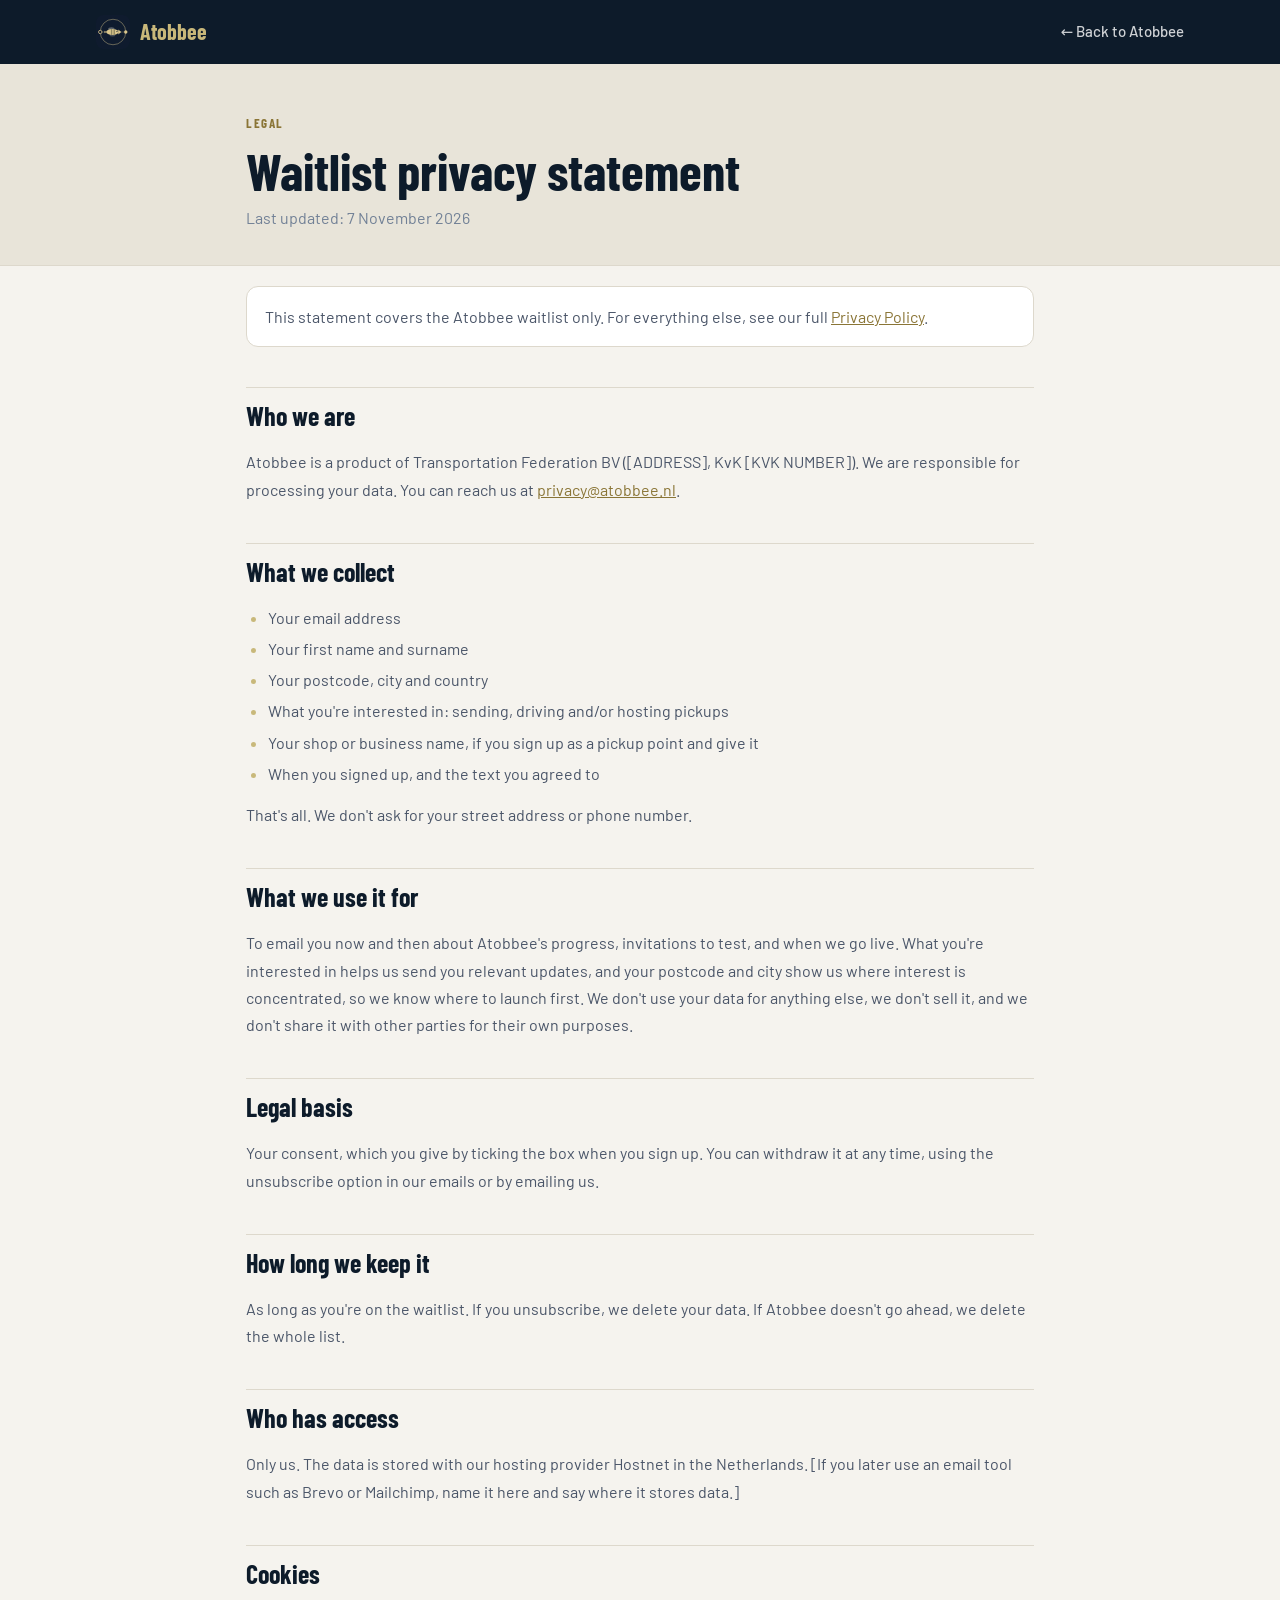
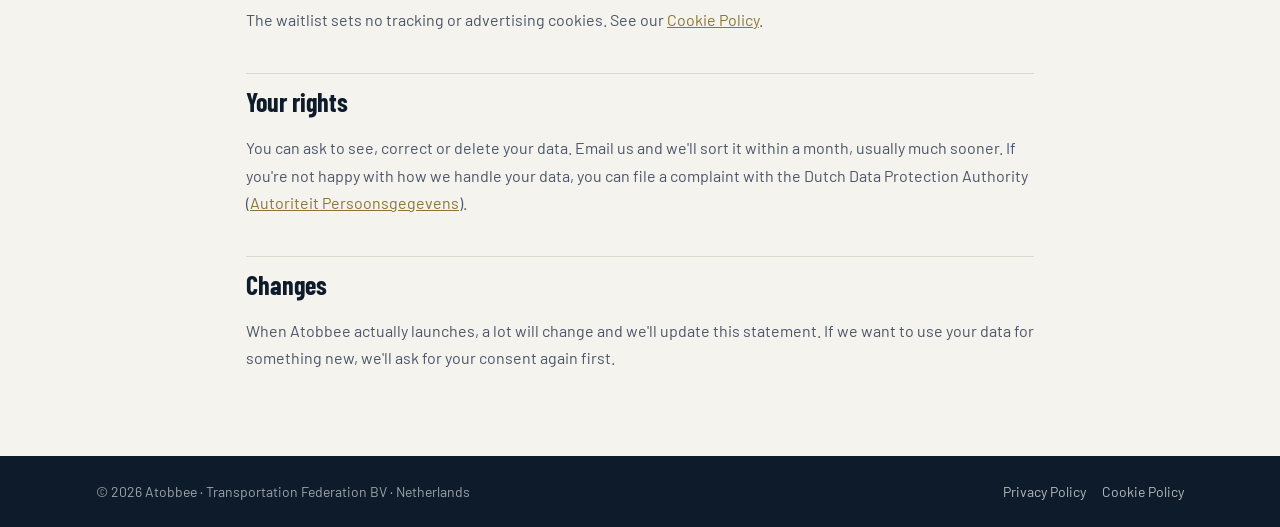
<file: teaser/privacy.html>
<!doctype html>
<html lang="en">
<head>
<meta charset="utf-8">
<meta name="viewport" content="width=device-width, initial-scale=1">
<meta name="theme-color" content="#0D1B2A">
<link rel="icon" href="assets/logo-mark.svg" type="image/svg+xml">
<title>Waitlist privacy statement · Atobbee</title>
<link rel="preconnect" href="https://fonts.googleapis.com">
<link rel="preconnect" href="https://fonts.gstatic.com" crossorigin>
<link href="https://fonts.googleapis.com/css2?family=Barlow+Condensed:wght@600;700&family=Barlow:wght@400;500;600&display=swap" rel="stylesheet">
<style>
  :root{--navy:#0D1B2A;--ivory:#f5f3ee;--beige:#E8E4D9;--white:#fff;--gold:#C8B87A;--gold-ink:#8a7536;--text:#1a2535;--mid:#4a5568;--soft:#718096;--line:#ddd8cc;
    --font:"Barlow",system-ui,-apple-system,"Segoe UI",sans-serif;--cond:"Barlow Condensed","Arial Narrow",sans-serif;color-scheme:light}
  *{box-sizing:border-box}
  body{margin:0;background:var(--ivory);color:var(--text);font:400 16px/1.7 var(--font)}
  a{color:var(--gold-ink)}
  :focus-visible{outline:2px solid var(--gold);outline-offset:3px;border-radius:4px}
  .nav{background:var(--navy);box-shadow:0 2px 16px rgba(0,0,0,.25)}
  .nav div{max-width:1120px;margin:0 auto;padding:0 max(16px,env(safe-area-inset-left,0px));height:64px;display:flex;align-items:center;justify-content:space-between}
  .logo{display:flex;align-items:center;gap:10px;text-decoration:none}
  .logo img{width:34px;height:34px}
  .logo span{font-family:var(--cond);font-weight:700;font-size:22px;color:var(--gold)}
  .back{color:rgba(255,255,255,.8);text-decoration:none;font-weight:500;font-size:15px}
  .back:hover{color:#fff}
  .hero{background:var(--beige);border-bottom:1px solid var(--line)}
  .hero div{max-width:820px;margin:0 auto;padding:44px max(16px,env(safe-area-inset-left,0px)) 34px}
  .caps{font-family:var(--cond);font-weight:700;font-size:13px;letter-spacing:.12em;text-transform:uppercase;color:var(--gold-ink)}
  h1{font-family:var(--cond);font-weight:700;font-size:clamp(36px,5vw,52px);line-height:1.05;margin:8px 0 6px;color:var(--navy)}
  .upd{margin:0;color:var(--soft)}
  .other{margin-top:14px;font-size:15px;color:var(--mid)}
  main{max-width:820px;margin:0 auto;padding:12px max(16px,env(safe-area-inset-left,0px)) 72px}
  h2{font-family:var(--cond);font-weight:700;font-size:26px;color:var(--navy);margin:40px 0 10px;padding-top:6px;border-top:1px solid var(--line)}
  h3{font-family:var(--cond);font-weight:700;font-size:19px;color:var(--navy);margin:26px 0 6px}
  p{margin:0 0 12px;color:var(--mid)}
  ul{margin:0 0 14px;padding-left:22px;color:var(--mid)}
  li{margin-bottom:4px}
  li::marker{color:var(--gold)}
  .tbl{overflow-x:auto;margin:6px 0 18px;border:1px solid var(--line);border-radius:12px;background:var(--white)}
  table{width:100%;border-collapse:collapse;font-size:15px}
  th{text-align:left;font-family:var(--cond);font-weight:700;font-size:14px;letter-spacing:.06em;text-transform:uppercase;color:var(--gold-ink);background:#faf8f3;padding:12px 14px;border-bottom:1px solid var(--line)}
  td{padding:12px 14px;border-bottom:1px solid var(--line);vertical-align:top;color:var(--mid)}
  tr:last-child td{border-bottom:0}
  td:first-child{color:var(--text);font-weight:500}
  .box{background:var(--white);border:1px solid var(--line);border-radius:12px;padding:16px 18px;margin:8px 0 16px}
  .box p{margin:0}
  footer{background:var(--navy);color:rgba(255,255,255,.6);font-size:14px}
  footer div{max-width:1120px;margin:0 auto;padding:24px max(16px,env(safe-area-inset-left,0px));display:flex;justify-content:space-between;gap:12px;flex-wrap:wrap}
  footer a{color:rgba(255,255,255,.7);text-decoration:none;margin-left:16px}
  footer a:hover{color:var(--gold)}
</style>
</head>
<body>
<nav class="nav"><div><a class="logo" href="index.html"><img src="assets/logo-mark.svg" alt=""><span>Atobbee</span></a><a class="back" href="index.html">← Back to Atobbee</a></div></nav>
<header class="hero"><div><span class="caps">Legal</span><h1>Waitlist privacy statement</h1><p class="upd">Last updated: 7 November 2026</p></div></header>
<main>
<div class="box"><p>This statement covers the Atobbee waitlist only. For everything else, see our full <a href="privacy-policy.html">Privacy Policy</a>.</p></div>

<h2>Who we are</h2>
<p>Atobbee is a product of Transportation Federation BV ([ADDRESS], KvK [KVK NUMBER]). We are responsible for processing your data. You can reach us at <a href="mailto:privacy@atobbee.nl">privacy@atobbee.nl</a>.</p>

<h2>What we collect</h2>
<ul>
<li>Your email address</li>
<li>Your first name and surname</li>
<li>Your postcode, city and country</li>
<li>What you're interested in: sending, driving and/or hosting pickups</li>
<li>Your shop or business name, if you sign up as a pickup point and give it</li>
<li>When you signed up, and the text you agreed to</li>
</ul>
<p>That's all. We don't ask for your street address or phone number.</p>

<h2>What we use it for</h2>
<p>To email you now and then about Atobbee's progress, invitations to test, and when we go live. What you're interested in helps us send you relevant updates, and your postcode and city show us where interest is concentrated, so we know where to launch first. We don't use your data for anything else, we don't sell it, and we don't share it with other parties for their own purposes.</p>

<h2>Legal basis</h2>
<p>Your consent, which you give by ticking the box when you sign up. You can withdraw it at any time, using the unsubscribe option in our emails or by emailing us.</p>

<h2>How long we keep it</h2>
<p>As long as you're on the waitlist. If you unsubscribe, we delete your data. If Atobbee doesn't go ahead, we delete the whole list.</p>

<h2>Who has access</h2>
<p>Only us. The data is stored with our hosting provider Hostnet in the Netherlands. [If you later use an email tool such as Brevo or Mailchimp, name it here and say where it stores data.]</p>

<h2>Cookies</h2>
<p>The waitlist sets no tracking or advertising cookies. See our <a href="cookies.html">Cookie Policy</a>.</p>

<h2>Your rights</h2>
<p>You can ask to see, correct or delete your data. Email us and we'll sort it within a month, usually much sooner. If you're not happy with how we handle your data, you can file a complaint with the Dutch Data Protection Authority (<a href="https://autoriteitpersoonsgegevens.nl/en">Autoriteit Persoonsgegevens</a>).</p>

<h2>Changes</h2>
<p>When Atobbee actually launches, a lot will change and we'll update this statement. If we want to use your data for something new, we'll ask for your consent again first.</p>
</main>
<footer><div><span>© 2026 Atobbee · Transportation Federation BV · Netherlands</span><span><a href="privacy-policy.html">Privacy Policy</a><a href="cookies.html">Cookie Policy</a></span></div></footer>
</body>
</html>
</file>
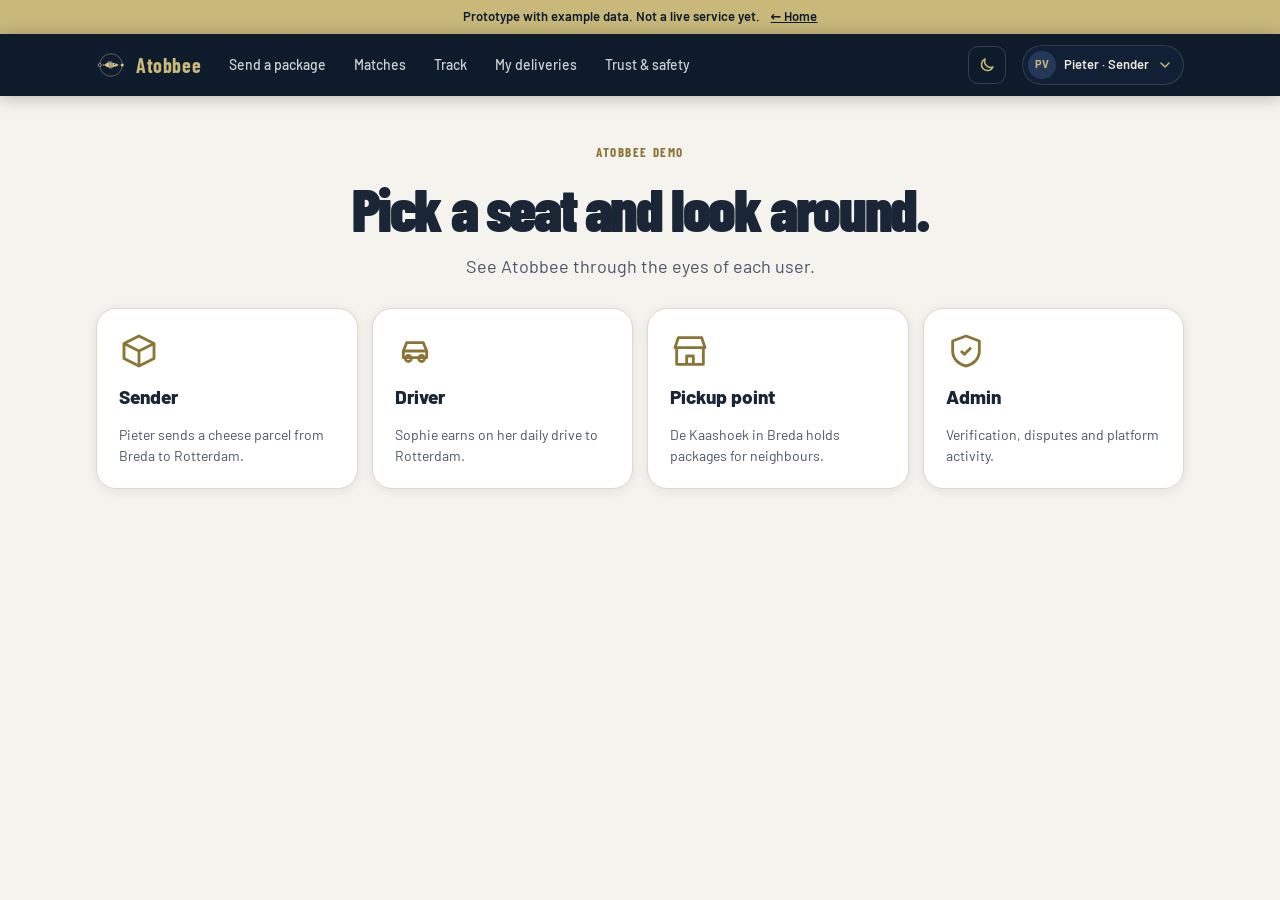
<file: website/app.html>
<!doctype html>
<html lang="en">
<head>
<meta charset="utf-8">
<meta name="viewport" content="width=device-width, initial-scale=1, viewport-fit=cover">
<meta name="theme-color" content="#0f1b2e">
<link rel="icon" href="assets/logo-mark.svg" type="image/svg+xml">
<title>Atobbee · App</title>
<meta name="description" content="Clickable Atobbee demo with example data.">
<link rel="preconnect" href="https://fonts.googleapis.com">
<link rel="preconnect" href="https://fonts.gstatic.com" crossorigin>
<link href="https://fonts.googleapis.com/css2?family=Barlow+Condensed:wght@500;600;700&family=Barlow:wght@400;500;600;700&display=swap" rel="stylesheet">
<style>
  /* Layout: app shell (sticky bar + role switch), one view at a time, panels on the Atobbee navy grid */
  :root{
    --navy:#0f1b2e; --navy-2:#16233a; --navy-3:#1e2d47; --navy-4:#273856;
    --gold:#d9c58c; --gold-hi:#e8d7a3; --gold-deep:#b8a46a; --stripe:#8e8762;
    --paper:#ece7dc; --mist:#9aa3b5; --dim:#6b7489;
    --grid:rgba(236,231,220,.05); --line:rgba(236,231,220,.12); --glow:rgba(217,197,140,.16);
    --ok:#8fd4a8; --ok-bg:rgba(143,212,168,.12); --warn:#f0c674; --warn-bg:rgba(240,198,116,.12); --bad:#f2a99a; --bad-bg:rgba(242,169,154,.12);
    --font:"Inter","Helvetica Neue",Arial,sans-serif;
    color-scheme:dark;
  }
  *{box-sizing:border-box}
  [hidden]{display:none!important}
  body{margin:0;color:var(--paper);font:400 15px/1.5 var(--font);min-height:100vh;
    background:linear-gradient(var(--grid) 1px,transparent 1px) 0 0/240px 240px,linear-gradient(90deg,var(--grid) 1px,transparent 1px) 0 0/240px 240px,var(--navy)}
  body::before{content:"";position:fixed;inset:0 0 auto;height:env(safe-area-inset-top,0px);z-index:40;background:var(--navy)}
  a{color:inherit}
  :focus-visible{outline:2px solid var(--gold);outline-offset:2px;border-radius:8px}
  h1,h2,h3,h4{margin:0;line-height:1.15;text-wrap:balance}
  h1{font-size:clamp(26px,3.6vw,36px);font-weight:800;letter-spacing:-.025em}
  h2{font-size:19px;font-weight:700;letter-spacing:-.01em}
  h3{font-size:16px;font-weight:700}
  p{margin:0}
  .wrap{max-width:1120px;margin:0 auto;padding-left:max(16px,env(safe-area-inset-left,0px));padding-right:max(16px,env(safe-area-inset-right,0px))}
  .caps{font-size:11px;font-weight:600;letter-spacing:.3em;text-transform:uppercase;color:var(--gold)}
  .mist{color:var(--mist)} .dim{color:var(--dim)} .small{font-size:13px} .tnum{font-variant-numeric:tabular-nums}
  .gold{color:var(--gold)}

  .demo-bar{background:var(--gold);color:var(--navy);font-size:13px;font-weight:600;padding-block:7px;text-align:center}

  /* Top bar */
  .top{position:sticky;top:env(safe-area-inset-top,0px);z-index:30;background:rgba(15,27,46,.88);backdrop-filter:blur(12px);-webkit-backdrop-filter:blur(12px);border-bottom:1px solid var(--line)}
  .top .wrap{display:flex;align-items:center;gap:16px;height:62px}
  .brand{display:flex;align-items:center;gap:10px;text-decoration:none;flex:none}
  .brand img{width:30px;height:30px}
  .brand b{font-weight:800;letter-spacing:.22em;font-size:14px}
  .nav{display:flex;gap:4px;overflow-x:auto;flex:1;scrollbar-width:none;min-width:0}
  .nav::-webkit-scrollbar{display:none}
  .nav a{white-space:nowrap;text-decoration:none;color:var(--mist);font-weight:500;padding:7px 12px;border-radius:999px;font-size:14px}
  .nav a:hover{color:var(--paper)}
  .nav a.on{color:var(--gold);background:rgba(217,197,140,.1)}
  .who{flex:none;position:relative}
  .who-btn{display:flex;align-items:center;gap:8px;padding:5px 10px 5px 5px;border:1px solid var(--line);border-radius:999px;background:var(--navy-2);color:var(--paper);font:inherit;font-weight:600;font-size:13px;cursor:pointer;transition:border-color .15s}
  .who-btn:hover,.who-btn[aria-expanded="true"]{border-color:var(--gold-deep)}
  .who-btn .av{width:28px;height:28px;font-size:11px}
  .who-btn .chev{width:16px;height:16px;color:var(--gold);transition:transform .2s}
  .who-btn[aria-expanded="true"] .chev{transform:rotate(180deg)}
  .who-menu{position:absolute;right:0;top:calc(100% + 8px);width:250px;padding:6px;background:var(--navy-2);border:1px solid rgba(217,197,140,.35);border-radius:16px;box-shadow:0 20px 50px rgba(0,0,0,.45);z-index:35;animation:menuIn .16s ease}
  @keyframes menuIn{from{transform:translateY(-4px)}to{transform:none}}
  .who-head{font-size:11px;font-weight:600;letter-spacing:.24em;text-transform:uppercase;color:var(--gold);padding:8px 10px 6px}
  .who-menu button{width:100%;display:flex;align-items:center;gap:10px;padding:8px 10px;border:0;border-radius:10px;background:transparent;color:var(--paper);font:inherit;text-align:left;cursor:pointer}
  .who-menu button:hover,.who-menu button:focus-visible{background:var(--navy-3);outline:none}
  .who-menu .av{width:32px;height:32px;font-size:12px}
  .who-menu span:not(.av){flex:1;display:grid;line-height:1.25}
  .who-menu b{font-size:14px;font-weight:600}
  .who-menu small{font-size:12px;color:var(--mist)}
  .who-menu i{width:18px;height:18px;flex:none}
  .who-menu button[aria-checked="true"]{background:rgba(217,197,140,.1)}
  .who-menu button[aria-checked="true"] .av{background:var(--gold);color:var(--navy)}
  .who-menu button[aria-checked="true"] i{background:url("data:image/svg+xml,%3Csvg xmlns='http://www.w3.org/2000/svg' viewBox='0 0 24 24' fill='none' stroke='%23d9c58c' stroke-width='2.6' stroke-linecap='round' stroke-linejoin='round'%3E%3Cpath d='m5 12 5 5 9-10'/%3E%3C/svg%3E") center/18px no-repeat}

  /* Common UI */
  .btn{display:inline-flex;align-items:center;justify-content:center;gap:8px;border:1px solid transparent;border-radius:999px;padding:11px 20px;font:inherit;font-weight:700;cursor:pointer;text-decoration:none;background:var(--gold);color:var(--navy);transition:background .15s}
  .btn:hover{background:var(--gold-hi)}
  .btn.ghost{background:transparent;color:var(--paper);border-color:var(--line)}
  .btn.ghost:hover{border-color:var(--gold);color:var(--gold)}
  .btn.sm{padding:7px 14px;font-size:13px}
  .btn.block{width:100%}
  .btn[disabled]{opacity:.5;cursor:not-allowed}
  .panel{background:var(--navy-2);border:1px solid var(--line);border-radius:18px;padding:22px}
  .panel.hi{border-color:rgba(217,197,140,.35)}
  .stack{display:grid;gap:16px}
  .grid{display:grid;gap:16px}
  .g2{grid-template-columns:repeat(2,minmax(0,1fr))} .g3{grid-template-columns:repeat(3,minmax(0,1fr))} .g4{grid-template-columns:repeat(4,minmax(0,1fr))}
  .side{display:grid;grid-template-columns:minmax(0,1fr) 340px;gap:20px;align-items:start}
  .row{display:flex;align-items:center;gap:12px;flex-wrap:wrap}
  .spread{justify-content:space-between}
  .head{padding-block:32px 20px;display:flex;justify-content:space-between;align-items:end;gap:16px;flex-wrap:wrap}
  .head .caps{display:block;margin-bottom:8px}
  .head p{color:var(--mist);margin-top:6px}
  .view{display:none;padding-bottom:64px}
  .view.on{display:block;animation:in .35s ease}
  @keyframes in{from{transform:translateY(8px)}to{transform:none}}

  .av{width:44px;height:44px;border-radius:50%;background:var(--navy-4);color:var(--gold);display:grid;place-items:center;font-weight:700;flex:none;font-size:14px}
  .av.lg{width:76px;height:76px;font-size:24px;border:2px solid var(--gold)}
  .badge{display:inline-flex;align-items:center;gap:5px;padding:3px 10px;border-radius:999px;font-size:12px;font-weight:600;background:var(--navy-4);color:var(--paper);white-space:nowrap}
  .badge.gold{background:rgba(217,197,140,.14);color:var(--gold)}
  .badge.ok{background:var(--ok-bg);color:var(--ok)} .badge.warn{background:var(--warn-bg);color:var(--warn)} .badge.bad{background:var(--bad-bg);color:var(--bad)}
  .badges{display:flex;flex-wrap:wrap;gap:6px}
  .stat{background:var(--navy-2);border:1px solid var(--line);border-radius:16px;padding:16px 18px}
  .stat b{display:block;font-size:28px;font-weight:800;letter-spacing:-.02em;font-variant-numeric:tabular-nums}
  .stat span{color:var(--mist);font-size:13px}
  .kv{display:grid;grid-template-columns:auto 1fr;gap:8px 16px;margin:0}
  .kv dt{color:var(--mist)} .kv dd{margin:0;text-align:right;font-variant-numeric:tabular-nums}
  .kv .t{font-weight:700;color:var(--paper);border-top:1px solid var(--line);padding-top:8px}
  .kv dd.t{color:var(--gold)}
  .kvl{display:grid;grid-template-columns:130px 1fr;gap:8px 14px;margin:0}
  .kvl dt{color:var(--mist)} .kvl dd{margin:0}
  .note{display:flex;gap:10px;align-items:flex-start;background:var(--navy-3);border-radius:12px;padding:12px 14px;font-size:13px;color:var(--mist)}
  .note svg{width:18px;height:18px;flex:none;color:var(--gold);margin-top:1px}
  .table-wrap{overflow-x:auto}
  table{width:100%;border-collapse:collapse;font-size:14px}
  th{text-align:left;font-weight:600;color:var(--mist);font-size:12px;padding:10px 12px;border-bottom:1px solid var(--line);white-space:nowrap}
  td{padding:12px;border-bottom:1px solid var(--line);white-space:nowrap}
  tr:last-child td{border-bottom:0}
  hr{border:0;border-top:1px solid var(--line);margin:16px 0}

  /* Forms */
  label.f{display:grid;gap:6px;font-weight:600;font-size:13px;color:var(--mist)}
  input[type=text],input[type=number],input[type=date],input[type=email],input[type=password],select.in,textarea{width:100%;padding:11px 13px;border:1px solid var(--line);border-radius:12px;font:inherit;background:var(--navy);color:var(--paper)}
  textarea{min-height:72px;resize:vertical}
  input:focus,select.in:focus,textarea:focus{outline:none;border-color:var(--gold);box-shadow:0 0 0 3px var(--glow)}
  .pills{display:flex;flex-wrap:wrap;gap:8px}
  .pills input{position:absolute;opacity:0;pointer-events:none}
  .pills label{padding:8px 14px;border:1px solid var(--line);border-radius:999px;cursor:pointer;font-weight:500;font-size:14px}
  .pills input:checked + label{background:var(--gold);border-color:var(--gold);color:var(--navy);font-weight:600}
  .pills input:focus-visible + label{outline:2px solid var(--gold);outline-offset:2px}
  .checks{display:grid;grid-template-columns:repeat(2,minmax(0,1fr));gap:8px 16px}
  .ck{display:flex;gap:10px;align-items:center;font-size:14px;cursor:pointer}
  .ck input{width:17px;height:17px;accent-color:var(--gold);flex:none}
  .ck em{font-style:normal;color:var(--dim);font-size:12px}

  /* Stepper */
  .steps{display:flex;gap:8px;margin-bottom:18px}
  .steps button{flex:1;display:flex;align-items:center;gap:10px;padding:10px 12px;border-radius:12px;border:1px solid var(--line);background:transparent;color:var(--mist);font:inherit;font-weight:600;cursor:pointer;text-align:left}
  .steps button i{font-style:normal;width:24px;height:24px;border-radius:50%;border:1.5px solid currentColor;display:grid;place-items:center;font-size:12px;flex:none}
  .steps button.on{border-color:var(--gold);color:var(--gold)}
  .steps button.done{color:var(--paper)}
  .steps button.done i{background:var(--gold);border-color:var(--gold);color:var(--navy)}
  .step{display:none}.step.on{display:grid;gap:16px}

  /* Route preview */
  .route-prev{position:relative;height:120px;border-radius:14px;background:var(--navy);border:1px solid var(--line);overflow:hidden}
  .route-prev svg{width:100%;height:100%;display:block}

  /* Match cards */
  .match{display:grid;grid-template-columns:minmax(0,1fr) auto;gap:20px;align-items:center}
  .match .who-l{display:flex;gap:14px;align-items:flex-start}
  .match .meta{display:grid;grid-template-columns:repeat(3,auto);gap:4px 22px;margin-top:12px;font-size:13px}
  .match .meta b{display:block;font-size:15px;color:var(--paper)}
  .match .meta span{color:var(--mist)}
  .price-box{text-align:right;display:grid;gap:8px;justify-items:end}
  .price-box .p{font-size:30px;font-weight:800;letter-spacing:-.02em;font-variant-numeric:tabular-nums}
  .ring{--v:90;width:58px;height:58px;border-radius:50%;display:grid;place-items:center;background:conic-gradient(var(--gold) calc(var(--v)*1%),var(--navy-4) 0);position:relative;flex:none}
  .ring::before{content:"";position:absolute;inset:5px;border-radius:50%;background:var(--navy-2)}
  .ring b{position:relative;font-size:13px;font-weight:800;color:var(--gold)}

  /* PIN */
  .pin{display:flex;gap:8px;justify-content:center;margin:12px 0}
  .pin span{width:52px;height:62px;border-radius:12px;background:var(--navy-3);display:grid;place-items:center;font-size:30px;font-weight:800;color:var(--gold);font-variant-numeric:tabular-nums}

  /* Timeline */
  .tl{list-style:none;margin:0;padding:0;position:relative}
  .tl li{position:relative;padding:0 0 20px 34px}
  .tl li::before{content:"";position:absolute;left:10px;top:20px;bottom:-2px;border-left:2px dashed var(--line)}
  .tl li:last-child::before{display:none}
  .tl .dot{position:absolute;left:0;top:1px;width:22px;height:22px;border-radius:50%;border:2px solid var(--navy-4);background:var(--navy)}
  .tl li.done .dot{background:var(--gold);border-color:var(--gold)}
  .tl li.done .dot::after{content:"";position:absolute;left:6px;top:3px;width:5px;height:9px;border:solid var(--navy);border-width:0 2px 2px 0;transform:rotate(45deg)}
  .tl li.now .dot{border-color:var(--gold);box-shadow:0 0 0 5px var(--glow)}
  .tl li.done::before{border-left-style:solid;border-color:var(--gold-deep)}
  .tl b{display:block;font-weight:600}
  .tl span{font-size:13px;color:var(--mist)}
  .tl li:not(.done):not(.now) b{color:var(--dim)}

  /* Live map mock */
  .livemap{height:220px;border-radius:16px;background:radial-gradient(circle at 60% 40%,#1f3050,var(--navy) 75%);border:1px solid var(--line);position:relative;overflow:hidden}
  .livemap svg{width:100%;height:100%;display:block}
  .car{animation:drive 8s linear infinite}
  @keyframes drive{from{offset-distance:0%}to{offset-distance:100%}}

  /* Price suggestions */
  .sugg{display:grid;grid-template-columns:repeat(3,1fr);gap:10px}
  .sugg button{padding:14px;border-radius:14px;border:1px solid var(--line);background:var(--navy);color:var(--paper);font:inherit;text-align:left;cursor:pointer}
  .sugg button b{display:block;font-size:22px;font-weight:800;margin-top:4px;font-variant-numeric:tabular-nums}
  .sugg button span{font-size:12px;color:var(--mist)}
  .sugg button.on{border-color:var(--gold);background:rgba(217,197,140,.08)}

  /* QR */
  .qr{border:2px dashed var(--gold-deep);border-radius:18px;padding:28px;text-align:center;cursor:pointer;background:var(--navy);transition:background .2s}
  .qr:hover{background:var(--navy-3)}
  .qr svg{width:64px;height:64px;color:var(--gold);margin-bottom:8px}
  .qr.ok{border-style:solid;border-color:var(--ok);cursor:default}

  /* Stars */
  .stars{display:flex;gap:4px}
  .stars button{background:none;border:0;padding:2px;cursor:pointer;color:var(--navy-4);font-size:24px;line-height:1}
  .stars button.on{color:var(--gold)}

  /* Role picker (start) */
  .roles{display:grid;grid-template-columns:repeat(4,minmax(0,1fr));gap:14px}
  .role{display:flex;flex-direction:column;gap:12px;padding:22px;border-radius:20px;border:1px solid var(--line);background:var(--navy-2);text-align:left;color:var(--paper);font:inherit;cursor:pointer;transition:border-color .2s,transform .2s}
  .role:hover{border-color:rgba(217,197,140,.55);transform:translateY(-2px)}
  .role svg{width:40px;height:40px;color:var(--gold)}
  .role b{font-size:19px;font-weight:800}
  .role span{color:var(--mist);font-size:14px}
  .hero-demo{text-align:center;padding-block:44px 28px}
  .hero-demo h1{font-size:clamp(34px,6vw,60px);font-weight:900;letter-spacing:-.04em;margin:12px 0 10px}
  .hero-demo p{color:var(--mist);font-size:18px}

  .toast{position:fixed;left:50%;bottom:calc(24px + env(safe-area-inset-bottom,0px));transform:translate(-50%,120px);background:var(--gold);color:var(--navy);font-weight:700;padding:12px 20px;border-radius:999px;box-shadow:0 14px 34px rgba(0,0,0,.4);transition:transform .3s;z-index:50;max-width:calc(100% - 32px);text-align:center}
  .toast.on{transform:translate(-50%,0)}

  .prohib{display:grid;grid-template-columns:repeat(2,minmax(0,1fr));gap:8px 18px;margin:12px 0 0;padding:0;list-style:none}
  .prohib li{padding-left:18px;position:relative;color:var(--paper)}
  .prohib li::before{content:"";position:absolute;left:0;top:9px;width:8px;height:2px;background:var(--bad)}

  /* Trust & safety, visual */
  .ts-hero{text-align:center;padding-block:44px 28px}
  .ts-hero h1{font-size:clamp(40px,7vw,72px);font-weight:900;letter-spacing:-.045em;margin:12px 0 10px}
  .ts-hero p{color:var(--mist);font-size:18px}
  .ts-journey{position:relative;display:grid;grid-template-columns:repeat(5,minmax(0,1fr));gap:8px;text-align:center;padding:28px 18px 24px;margin-bottom:16px;background:var(--navy-2);border:1px solid var(--line);border-radius:18px}
  .ts-journey::before{content:"";position:absolute;top:calc(28px + clamp(22px,3.2vw,30px));left:10%;right:10%;border-top:2px dashed var(--gold-deep);opacity:.6}
  .ts-stop{position:relative;display:grid;justify-items:center;gap:3px;min-width:0}
  .ts-node{width:clamp(44px,6.4vw,60px);height:clamp(44px,6.4vw,60px);border-radius:50%;display:grid;place-items:center;background:var(--navy);border:2px solid var(--gold);color:var(--gold);margin-bottom:10px}
  .ts-node svg{width:45%;height:45%}
  .ts-stop.b .ts-node{background:var(--gold);color:var(--navy);box-shadow:0 0 0 7px var(--glow)}
  .ts-stop b{font-size:clamp(13px,1.6vw,16px)}
  .ts-stop span{font-size:clamp(11px,1.3vw,13px);color:var(--mist);line-height:1.35}
  .ts-money{display:grid;gap:22px;margin-bottom:16px}
  .ts-money-head h2,.ts-sec-head h2{font-size:clamp(22px,3vw,30px);font-weight:800;letter-spacing:-.02em;margin-top:8px}
  .ts-flow{display:grid;grid-template-columns:1fr 40px 1.2fr 40px 1.4fr;align-items:center;gap:8px}
  .ts-box{border-radius:16px;padding:16px 18px;background:var(--navy);border:1px solid var(--line);display:grid;gap:4px}
  .ts-box span{font-size:13px;color:var(--mist);display:flex;align-items:center;gap:6px}
  .ts-box span svg{width:15px;height:15px;color:var(--gold)}
  .ts-box b{font-size:24px;font-weight:800;letter-spacing:-.02em;font-variant-numeric:tabular-nums}
  .ts-box.held{border-style:dashed;border-color:var(--gold-deep)}
  .ts-box.held b{font-size:16px;font-weight:700;color:var(--gold)}
  .ts-box.gold{background:rgba(217,197,140,.12);border-color:rgba(217,197,140,.45)}
  .ts-box.gold b{color:var(--gold)}
  .ts-split{display:grid;grid-template-columns:1.4fr 1fr;gap:8px}
  .ts-arrow{height:2px;background:var(--gold-deep);position:relative}
  .ts-arrow::after{content:"";position:absolute;right:-1px;top:-5px;border:6px solid transparent;border-left:8px solid var(--gold-deep);border-right:0}
  .ts-sec{padding-block:20px}
  .ts-sec-head{margin-bottom:16px}
  .ts-tiles{display:grid;grid-template-columns:repeat(6,minmax(0,1fr));gap:12px}
  .ts-tile{display:grid;justify-items:center;gap:10px;padding:22px 10px;border-radius:18px;background:var(--navy-2);border:1px solid var(--line);text-align:center}
  .ts-tile svg{width:34px;height:34px;color:var(--gold)}
  .ts-tile b{font-size:14px}
  .ts-ban{display:flex;flex-wrap:wrap;gap:10px}
  .ts-ban span{display:inline-flex;align-items:center;gap:8px;padding:9px 14px;border-radius:999px;background:var(--bad-bg);color:var(--paper);font-weight:600;font-size:14px}
  .ts-ban svg{width:16px;height:16px;color:var(--bad)}
  .ts-fine{border:1px solid var(--line);border-radius:16px;background:var(--navy-2)}
  .ts-fine summary{cursor:pointer;padding:16px 20px;font-weight:700;list-style:none;display:flex;justify-content:space-between;align-items:center}
  .ts-fine summary::-webkit-details-marker{display:none}
  .ts-fine summary::after{content:"+";color:var(--gold);font-size:22px;font-weight:600}
  .ts-fine[open] summary::after{content:"–"}
  .ts-fine .stack{padding:0 20px 20px;color:var(--mist);font-size:14px;gap:10px}
  .ts-fine b{color:var(--paper)}
  @media (max-width:900px){
    .ts-flow{grid-template-columns:1fr}
    .ts-arrow{width:2px;height:22px;justify-self:center}
    .ts-arrow::after{right:-5px;top:auto;bottom:-2px;border:6px solid transparent;border-top:8px solid var(--gold-deep);border-bottom:0}
    .ts-tiles{grid-template-columns:repeat(3,minmax(0,1fr))}
  }
  @media (max-width:560px){
    .ts-journey{grid-template-columns:1fr;text-align:left;gap:0;padding:20px 20px 8px;max-width:420px;margin-inline:auto}
    .ts-journey::before{top:40px;bottom:46px;left:41px;right:auto;border-top:0;border-left:2px dashed var(--gold-deep)}
    .ts-stop{grid-template-columns:44px 1fr;column-gap:14px;justify-items:start;align-items:center;row-gap:0;padding-bottom:14px}
    .ts-node{width:44px;height:44px;grid-row:span 2;margin:0}
    .ts-stop.b .ts-node{box-shadow:0 0 0 5px var(--glow)}
    .ts-stop b{font-size:15px;align-self:end}
    .ts-stop span{font-size:13px;align-self:start}
  }
  @media (max-width:900px){
    .side,.g4,.roles{grid-template-columns:repeat(2,minmax(0,1fr))}
    .side{grid-template-columns:1fr}
  }
  @media (max-width:640px){
    .g2,.g3,.g4,.roles,.checks,.sugg,.prohib{grid-template-columns:1fr}
    .match{grid-template-columns:1fr}
    .price-box{text-align:left;justify-items:start;grid-template-columns:auto auto;align-items:center}
    .steps button span{display:none}
    .who-name{max-width:150px;overflow:hidden;text-overflow:ellipsis;white-space:nowrap}
    .top .wrap{flex-wrap:wrap;height:auto;padding-block:10px 0;row-gap:6px}
    .brand{order:1}
    .mode-btn{order:2;margin-left:auto}
    .who{order:2}
    .nav{order:3;flex:1 0 100%;margin-inline:-6px;padding-bottom:8px}
    .kvl{grid-template-columns:110px 1fr}
  }
  @media (prefers-reduced-motion:reduce){*{animation:none!important;transition:none!important}}

  /* ===== Prototype theme: light ivory pages, navy bands, Barlow ===== */
  :root{
    --navy:#f5f3ee; --navy-2:#ffffff; --navy-3:#ece8dd; --navy-4:#e3ded1;
    --gold:#8a7536; --gold-hi:#6f5e2b; --gold-deep:#b9a868; --stripe:#8e8762;
    --gold-fill:#C8B87A; --gold-fill-hi:#E8D49A;
    --paper:#1a2535; --mist:#4a5568; --dim:#718096;
    --grid:rgba(13,27,42,.035); --line:#ddd8cc; --glow:rgba(200,184,122,.28);
    --bad:#c0392b; --ok:#2FA36B;
    --ink-navy:#0D1B2A; --ink-navy2:#122035;
    --font:"Barlow",system-ui,-apple-system,"Segoe UI",sans-serif;
    --cond:"Barlow Condensed","Arial Narrow",sans-serif;
    --shadow:0 2px 12px rgba(13,27,42,.08);
    color-scheme:light;
  }
  /* Dark zones keep the original navy palette */
  .dz{
    --navy:#0D1B2A; --navy-2:#122035; --navy-3:#1a2d44; --navy-4:#24395a;
    --gold:#C8B87A; --gold-hi:#E8D49A; --gold-deep:#a0935f;
    --paper:#ece7dc; --mist:#a9b3c4; --dim:#7a8699;
    --line:rgba(236,231,220,.14); --glow:rgba(200,184,122,.18);
    --bad:#f2a99a; --ok:#8fd4a8;
    color:var(--paper);
  }
  body{font-family:var(--font);background:var(--navy);color:var(--paper)}
  h1,h2,h3,.wordmark{font-family:var(--cond)}
  h1,h2,h3{font-weight:700;letter-spacing:-.005em}
  .caps,legend,label.field,.field label{font-family:var(--cond)}
  .caps{font-weight:700;letter-spacing:.12em;font-size:13px}
  .btn{background:var(--gold-fill);color:var(--ink-navy);border-radius:10px}
  .btn:hover{background:var(--gold-fill-hi)}
  .btn.ghost{background:transparent;color:var(--paper);border:1.5px solid var(--line)}
  .btn.ghost:hover{border-color:var(--gold);color:var(--gold);background:transparent}
  .dz .btn.ghost{border-color:var(--gold-fill);color:var(--gold-fill)}
  .dz .btn.ghost:hover{background:var(--gold-fill);color:var(--ink-navy)}
  .preview-bar,.demo-bar{background:var(--gold-fill);color:var(--ink-navy)}
  /* Demo specifics */
  .top{background:var(--ink-navy);border-bottom:0;box-shadow:0 2px 16px rgba(0,0,0,.25)}
  .brand b{font-family:var(--cond);color:var(--gold);letter-spacing:.03em;font-size:20px;font-weight:700}
  .nav a{color:rgba(255,255,255,.8)}
  .nav a:hover{color:#fff}
  .nav a.on{color:var(--gold);background:rgba(200,184,122,.14)}
  .panel,.stat,.role,.ts-tile,.ts-fine{box-shadow:var(--shadow)}
  .panel.hi{border-color:#d9cfa8}
  .stat b,.price-box .p{font-family:var(--cond)}
  .av{background:#ece8dd;color:#6f5e2b}
  .av.lg{border-color:var(--gold-fill)}
  .badge{background:#ece8dd;color:var(--paper)}
  .badge.gold{background:#f4ecd2;color:#6f5e2b}
  .badge.ok{background:#e3f5ea;color:#1f7a49} .badge.warn{background:#fdf0d8;color:#9a5f00} .badge.bad{background:#fbe5e1;color:#a5321f}
  .ring{background:conic-gradient(var(--gold-fill) calc(var(--v)*1%),#e8e3d6 0)}
  .ring::before{background:#fff}
  .tl li.done .dot{background:var(--gold-fill);border-color:var(--gold-fill)}
  .tl li.now .dot{border-color:var(--gold-fill)}
  .tl li.done .dot::after{border-color:var(--ink-navy)}
  .pills input:checked + label{background:var(--gold-fill);border-color:var(--gold-fill);color:var(--ink-navy)}
  .steps button.done i{background:var(--gold-fill);border-color:var(--gold-fill);color:var(--ink-navy)}
  .sugg button{background:#fff}
  .sugg button.on{background:#f8f2df;border-color:var(--gold-fill)}
  .ck input{accent-color:var(--gold-fill)}
  input[type=text],input[type=number],input[type=date],input[type=email],input[type=password],select.in,textarea{background:#fff}
  .note{background:#efeadf}
  .qr{background:#fff}
  .qr:hover{background:#f8f5ee}
  .toast{background:var(--ink-navy);color:var(--gold-fill)}
  .ts-stop.b .ts-node{background:var(--gold-fill);color:var(--ink-navy)}
  .ts-node{background:#fff}
  .ts-box{background:#fbfaf6}
  .ts-box.gold{background:#f8f2df;border-color:#d9cfa8}
  .ts-ban span{background:#fbe5e1}
  .ts-journey{background:#fff}
  .stack .stat[style*="background:var(--navy)"]{background:#fbfaf6!important}
  .who-btn .av,.who-menu .av{background:#24395a;color:#C8B87A}
  .who-menu button[aria-checked="true"] .av{background:var(--gold-fill);color:var(--ink-navy)}

  /* Stat card icons */
  .stat{position:relative;padding-right:64px}
  .stat-ic{position:absolute;top:16px;right:16px;width:36px;height:36px;border-radius:10px;display:grid;place-items:center;background:#f6efd9;color:#8a7536}
  .stat-ic svg{width:19px;height:19px}
  .stat-ic.warn{background:#fbe5e1;color:#c0392b}

  /* Login / join */
  .join-roles{display:grid;gap:8px}
  .join-roles input{position:absolute;opacity:0;pointer-events:none}
  .join-roles label{display:grid;grid-template-columns:36px 1fr;column-gap:12px;align-items:center;padding:12px 14px;border:1.5px solid var(--line);border-radius:12px;cursor:pointer;background:#fff}
  .join-roles label svg{grid-row:span 2;width:28px;height:28px;color:var(--gold)}
  .join-roles label b{font-size:15px}
  .join-roles label span{font-size:13px;color:var(--mist)}
  .join-roles input:checked + label{border-color:#C8B87A;background:#f8f2df}
  .join-roles input:focus-visible + label{outline:2px solid #C8B87A;outline-offset:2px}
  .mode-btn{flex:none;width:38px;height:38px;border-radius:10px;display:grid;place-items:center;border:1px solid rgba(255,255,255,.16);background:transparent;color:#C8B87A;cursor:pointer;transition:border-color .15s,background .15s}
  .mode-btn:hover{border-color:#C8B87A;background:rgba(200,184,122,.1)}
  .mode-btn svg{width:18px;height:18px}
  .mode-btn .sun{display:none}
  :root[data-mode="dark"] .mode-btn .sun{display:block}
  :root[data-mode="dark"] .mode-btn .moon{display:none}
  /* ===== Dark mode (shared tokens) ===== */
  :root[data-mode="dark"]{
    --navy:#0D1B2A; --navy-2:#122035; --navy-3:#1a2d44; --navy-4:#24395a;
    --gold:#C8B87A; --gold-hi:#E8D49A; --gold-deep:#a0935f;
    --paper:#ece7dc; --mist:#a9b3c4; --dim:#7a8699;
    --line:rgba(236,231,220,.14); --glow:rgba(200,184,122,.18); --grid:rgba(200,184,122,.04);
    --bad:#f2a99a; --ok:#8fd4a8; --shadow:none;
    color-scheme:dark;
  }
  [data-mode="dark"] .top{box-shadow:0 1px 0 var(--line)}
  [data-mode="dark"] .av{background:var(--navy-4);color:var(--gold)}
  [data-mode="dark"] .badge{background:var(--navy-4);color:var(--paper)}
  [data-mode="dark"] .badge.gold{background:rgba(200,184,122,.14);color:var(--gold)}
  [data-mode="dark"] .badge.ok{background:rgba(143,212,168,.12);color:#8fd4a8}
  [data-mode="dark"] .badge.warn{background:rgba(240,198,116,.12);color:#f0c674}
  [data-mode="dark"] .badge.bad{background:rgba(242,169,154,.12);color:#f2a99a}
  [data-mode="dark"] .ring{background:conic-gradient(var(--gold-fill) calc(var(--v)*1%),var(--navy-4) 0)}
  [data-mode="dark"] .ring::before{background:var(--navy-2)}
  [data-mode="dark"] input[type=text],[data-mode="dark"] input[type=number],[data-mode="dark"] input[type=date],[data-mode="dark"] input[type=email],[data-mode="dark"] input[type=password],[data-mode="dark"] select.in,[data-mode="dark"] textarea,
  [data-mode="dark"] .sugg button,[data-mode="dark"] .qr,[data-mode="dark"] .ts-node,[data-mode="dark"] .ts-box,[data-mode="dark"] .join-roles label{background:var(--navy)}
  [data-mode="dark"] .ts-journey{background:var(--navy-2)}
  [data-mode="dark"] .note{background:var(--navy-3)}
  [data-mode="dark"] .qr:hover{background:var(--navy-3)}
  [data-mode="dark"] .sugg button.on,[data-mode="dark"] .ts-box.gold,[data-mode="dark"] .join-roles input:checked + label{background:rgba(200,184,122,.1)}
  [data-mode="dark"] .ts-ban span{background:rgba(242,169,154,.12)}
  [data-mode="dark"] .stat-ic{background:rgba(200,184,122,.14);color:var(--gold)}
  [data-mode="dark"] .stat-ic.warn{background:rgba(242,169,154,.14);color:#f2a99a}
  [data-mode="dark"] .panel.hi{border-color:rgba(200,184,122,.35)}
  [data-mode="dark"] .stack .stat[style*="background:var(--navy)"]{background:var(--navy)!important}
  [data-mode="dark"] .ts-stop.b .ts-node{background:var(--gold-fill)}

  /* Route match breakdown */
  .why-btn{margin-top:12px;background:none;border:0;padding:0;font:inherit;font-weight:600;font-size:14px;color:var(--gold);cursor:pointer;display:inline-flex;align-items:center;gap:6px}
  .why-btn::after{content:"";width:9px;height:9px;border-right:2px solid currentColor;border-bottom:2px solid currentColor;transform:rotate(45deg) translateY(-3px);transition:transform .2s}
  .why-btn[aria-expanded="true"]::after{transform:rotate(-135deg) translateY(-2px)}
  .why{margin-top:12px;padding:14px 16px;border-radius:12px;background:#faf8f3;border:1px solid var(--line)}
  .why p{margin:0 0 10px;font-size:14px;color:var(--mist)}
  .why p b{color:var(--paper)}
  .why ul{list-style:none;margin:0;padding:0;display:grid;grid-template-columns:repeat(2,minmax(0,1fr));gap:8px 18px}
  .why li{display:grid;grid-template-columns:18px 1fr;column-gap:8px;font-size:13px;line-height:1.35}
  .why li::before{content:"";grid-row:span 2;width:16px;height:16px;margin-top:2px;border-radius:50%;background:#e3f5ea url("data:image/svg+xml,%3Csvg xmlns='http://www.w3.org/2000/svg' viewBox='0 0 24 24' fill='none' stroke='%232FA36B' stroke-width='3.4' stroke-linecap='round' stroke-linejoin='round'%3E%3Cpath d='m6 12 4 4 8-9'/%3E%3C/svg%3E") center/11px no-repeat}
  .why li.part::before{background:#fdf0d8 url("data:image/svg+xml,%3Csvg xmlns='http://www.w3.org/2000/svg' viewBox='0 0 24 24' fill='none' stroke='%23c7861a' stroke-width='3.4' stroke-linecap='round'%3E%3Cpath d='M6 12h12'/%3E%3C/svg%3E") center/11px no-repeat}
  .why li span{color:var(--mist)}
  .why li b{color:var(--paper);font-weight:600}
  [data-mode="dark"] .why{background:var(--navy);}
  [data-mode="dark"] .why li::before{background-color:rgba(143,212,168,.14)}
  [data-mode="dark"] .why li.part::before{background-color:rgba(240,198,116,.14)}
  @media (max-width:640px){.why ul{grid-template-columns:1fr}}
</style>
<script>
/* Light / dark mode, remembered per visitor */
(function(){
  var K = 'atobbee-theme', root = document.documentElement, m = 'light';
  try { m = localStorage.getItem(K) || 'light'; } catch(e){}
  root.setAttribute('data-mode', m);
  document.addEventListener('click', function(e){
    var b = e.target.closest('[data-mode-toggle]'); if (!b) return;
    m = root.getAttribute('data-mode') === 'dark' ? 'light' : 'dark';
    root.setAttribute('data-mode', m);
    try { localStorage.setItem(K, m); } catch(e){}
  });
})();
</script>
</head>
<body>

<div class="demo-bar"><div class="wrap">Prototype with example data. Not a live service yet. <a href="index.html" style="color:inherit;margin-left:8px">← Home</a></div></div>

<header class="top dz">
  <div class="wrap">
    <a class="brand" href="index.html" aria-label="Atobbee home"><img alt="" src="assets/logo-mark.svg"><b>Atobbee</b></a>
    <nav class="nav" id="nav" aria-label="Demo pages"></nav>
    <button type="button" class="mode-btn" data-mode-toggle aria-label="Switch light or dark mode" title="Light / dark"><svg class="sun" viewBox="0 0 24 24" fill="none" stroke="currentColor" stroke-width="2" stroke-linecap="round"><circle cx="12" cy="12" r="4"/><path d="M12 2v2M12 20v2M4.9 4.9l1.4 1.4M17.7 17.7l1.4 1.4M2 12h2M20 12h2M4.9 19.1l1.4-1.4M17.7 6.3l1.4-1.4"/></svg><svg class="moon" viewBox="0 0 24 24" fill="none" stroke="currentColor" stroke-width="2" stroke-linecap="round" stroke-linejoin="round"><path d="M20 14.5A8 8 0 0 1 9.5 4a8 8 0 1 0 10.5 10.5z"/></svg></button>
    <div class="who" id="who">
      <button type="button" class="who-btn" id="whoBtn" aria-haspopup="menu" aria-expanded="false" aria-label="View the demo as">
        <span class="av" id="whoAv">PV</span><span class="who-name" id="whoName">Pieter · Sender</span>
        <svg class="chev" viewBox="0 0 24 24" fill="none" stroke="currentColor" stroke-width="2.2" stroke-linecap="round" stroke-linejoin="round"><path d="m6 9 6 6 6-6"/></svg>
      </button>
      <div class="who-menu" id="whoMenu" role="menu" hidden>
        <div class="who-head">View the demo as</div>
        <button type="button" role="menuitemradio" data-pick-role="sender"><span class="av">PV</span><span><b>Pieter</b><small>Sender</small></span><i></i></button>
        <button type="button" role="menuitemradio" data-pick-role="driver"><span class="av">SV</span><span><b>Sophie</b><small>Driver</small></span><i></i></button>
        <button type="button" role="menuitemradio" data-pick-role="point"><span class="av">DK</span><span><b>De Kaashoek</b><small>Pickup point</small></span><i></i></button>
        <button type="button" role="menuitemradio" data-pick-role="admin"><span class="av">AD</span><span><b>Admin</b><small>Platform overview</small></span><i></i></button>
      </div>
    </div>
  </div>
</header>

<main class="wrap" id="app"></main>
<div class="toast" id="toast" role="status" aria-live="polite"></div>

<script>
(function(){
  /* ---------- Data & rules ---------- */
  var MIN_FEE = 1.5, RATE = 0.08;
  function fee(p){ return Math.max(Math.round(p * RATE * 100) / 100, MIN_FEE); }
  function eur(n){ return '€' + n.toFixed(2); }
  function driverGets(p){ return Math.round((p - fee(p)) * 100) / 100; }

  var drivers = {
    sophie:{ name:'Sophie van den Berg', ini:'SV', vehicle:'Tesla Model 3', kind:'Private driver', year:2022, fuel:'Electric', cap:'Medium parcel', maxkg:20, plate:'12-**-XZ', rating:4.9, n:127, rel:98, price:20, win:'15:00–16:00', eta:'Before 19:00', compat:94,
      tags:['Identity verified','Electric','Reliable driver','Same-day specialist'], langs:'NL · EN · FR', chat:'Quick handover preferred', interests:'Road trips · Photography',
      about:'Always happy to talk about road trips. Quick handover preferred, but I enjoy a friendly chat. Coffee is always welcome at pickup!' },
    marco:{ name:'Marco Thijssen', ini:'MT', vehicle:'VW Transporter', kind:'Professional transporter', year:2020, fuel:'Diesel', cap:'Large parcel', maxkg:80, plate:'VB-**-41', rating:4.7, n:341, rel:96, price:28, win:'14:00–16:00', eta:'Before 18:30', compat:88,
      tags:['Identity verified','Pro transporter','Fragile specialist'], langs:'NL · EN', chat:'Business-like', interests:'Cycling · Football',
      about:'Professional courier with a van. Fragile and bulky items are my thing. Always on time.' },
    lena:{ name:'Lena Kowalski', ini:'LK', vehicle:'Volvo V60', kind:'Private driver', year:2019, fuel:'Petrol', cap:'Medium parcel', maxkg:25, plate:'KT-**-07', rating:4.8, n:52, rel:97, price:17.5, win:'15:30–17:00', eta:'Before 20:00', compat:82,
      tags:['Identity verified','First 10 deliveries','NL · EN · PL'], langs:'NL · EN · PL', chat:'Love a chat', interests:'Baking · Hiking',
      about:'I commute Breda–Rotterdam three times a week and happily take a package along.' }
  };
  var state = { role:'sender', view:'start', pick:'sophie', step:1, size:'small', weight:3.2, from:'Hoeve Overa, Breda', to:'Rotterdam Centrum', routePrice:22, scanned:false, rated:{} };

  var roleNav = {
    sender:[['send','Send a package'],['matches','Matches'],['track','Track'],['dash','My deliveries'],['trust','Trust & safety']],
    driver:[['driving','Dashboard'],['route','Publish a route'],['profile','My profile'],['trust','Trust & safety']],
    point:[['point','Pickup point'],['trust','Trust & safety']],
    admin:[['admin','Admin overview'],['trust','Trust & safety']]
  };
  var roleHome = { sender:'send', driver:'driving', point:'point', admin:'admin' };
  var roleAv = { sender:'PV', driver:'SV', point:'DK', admin:'AD' };

  /* ---------- Icons ---------- */
  var I = {
    box:'<svg viewBox="0 0 24 24" fill="none" stroke="currentColor" stroke-width="1.7" stroke-linejoin="round"><path d="M3 7.5 12 3l9 4.5v9L12 21l-9-4.5z"/><path d="M3 7.5 12 12l9-4.5M12 12v9"/></svg>',
    car:'<svg viewBox="0 0 24 24" fill="none" stroke="currentColor" stroke-width="1.7" stroke-linecap="round" stroke-linejoin="round"><path d="M5 16h14v-4l-2-5H7l-2 5z"/><path d="M5 12h14"/><circle cx="8" cy="16.5" r="1.8"/><circle cx="16" cy="16.5" r="1.8"/></svg>',
    shop:'<svg viewBox="0 0 24 24" fill="none" stroke="currentColor" stroke-width="1.7" stroke-linejoin="round"><path d="M4 10v10h16V10"/><path d="M3 10l2-6h14l2 6z"/><path d="M10 20v-5h4v5"/></svg>',
    shield:'<svg viewBox="0 0 24 24" fill="none" stroke="currentColor" stroke-width="1.7" stroke-linejoin="round"><path d="M12 3 4 6v6c0 4.5 3.4 8 8 9 4.6-1 8-4.5 8-9V6z"/><path d="m9 12 2 2 4-4"/></svg>',
    info:'<svg viewBox="0 0 24 24" fill="none" stroke="currentColor" stroke-width="2" stroke-linecap="round"><circle cx="12" cy="12" r="9"/><path d="M12 11v5M12 8h.01"/></svg>',
    qr:'<svg viewBox="0 0 24 24" fill="none" stroke="currentColor" stroke-width="1.6"><rect x="3" y="3" width="7" height="7" rx="1"/><rect x="14" y="3" width="7" height="7" rx="1"/><rect x="3" y="14" width="7" height="7" rx="1"/><path d="M14 14h3v3h-3zM18 18h3v3h-3zM14 20h2M20 14v2"/></svg>',
    lock:'<svg viewBox="0 0 24 24" fill="none" stroke="currentColor" stroke-width="2" stroke-linecap="round"><rect x="5" y="11" width="14" height="10" rx="2"/><path d="M8 11V8a4 4 0 0 1 8 0v3"/></svg>'
  };
  function note(t){ return '<div class="note">' + I.info + '<span>' + t + '</span></div>'; }
  function head(caps, title, sub, right){ return '<div class="head"><div><span class="caps">' + caps + '</span><h1>' + title + '</h1>' + (sub ? '<p>' + sub + '</p>' : '') + '</div>' + (right || '') + '</div>'; }
  function ring(v){ return '<div class="ring" style="--v:' + v + '"><b>' + v + '%</b></div>'; }
  function routeSvg(){
    return '<svg viewBox="0 0 600 120" preserveAspectRatio="none" aria-hidden="true"><path d="M40 90 C 160 90, 200 40, 300 50 S 470 30, 560 30" fill="none" stroke="#d9c58c" stroke-opacity=".25" stroke-width="10" stroke-linecap="round"/><path d="M40 90 C 160 90, 200 40, 300 50 S 470 30, 560 30" fill="none" stroke="#d9c58c" stroke-width="3" stroke-dasharray="2 9" stroke-linecap="round"/><circle cx="40" cy="90" r="11" fill="#0f1b2e" stroke="#d9c58c" stroke-width="2.5"/><circle cx="560" cy="30" r="11" fill="#d9c58c"/><text x="40" y="94" text-anchor="middle" font-family="Inter,Arial" font-weight="800" font-size="11" fill="#d9c58c">A</text><text x="560" y="34" text-anchor="middle" font-family="Inter,Arial" font-weight="800" font-size="11" fill="#0f1b2e">B</text><rect x="276" y="28" width="46" height="22" rx="6" fill="#0f1b2e" stroke="#d9c58c" stroke-width="1.5"/><text x="299" y="43" text-anchor="middle" font-family="Inter,Arial" font-weight="800" font-size="11" fill="#d9c58c">A16</text></svg>';
  }

  /* ---------- Views ---------- */
  var V = {};

  V.start = function(){
    return '<div class="hero-demo"><span class="caps">Atobbee demo</span><h1>Pick a seat and look around.</h1><p>See Atobbee through the eyes of each user.</p></div>' +
      '<div class="roles">' +
      roleCard('sender', I.box, 'Sender', 'Pieter sends a cheese parcel from Breda to Rotterdam.') +
      roleCard('driver', I.car, 'Driver', 'Sophie earns on her daily drive to Rotterdam.') +
      roleCard('point', I.shop, 'Pickup point', 'De Kaashoek in Breda holds packages for neighbours.') +
      roleCard('admin', I.shield, 'Admin', 'Verification, disputes and platform activity.') +
      '</div>';
    function roleCard(r, ic, t, d){ return '<button class="role" data-role="' + r + '">' + ic + '<b>' + t + '</b><span>' + d + '</span></button>'; }
  };

  V.send = function(){
    var s = state.step;
    function stepBtn(n, t){ return '<button type="button" data-step="' + n + '" class="' + (n === s ? 'on' : (n < s ? 'done' : '')) + '"><i>' + (n < s ? '' : n) + '</i><span>' + t + '</span></button>'; }
    var sizes = [['envelope','Envelope'],['small','Small parcel'],['medium','Medium parcel'],['large','Large parcel']];
    var reqs = [['PIN confirmation','included',true],['QR-code confirmation','',false],['Signature required','',false],['Photo proof of delivery','',false],['Recipient only (no neighbours)','',false],['ID check at delivery','',false],['Minimum age 18+','',false],['Fragile, handle with care','',true],['Keep upright','',false]];
    return head('Send a package', 'Where is it going?', 'Three quick steps, then we show you drivers already heading that way.') +
      '<div class="side"><form class="panel" id="sendForm" novalidate>' +
        '<div class="steps">' + stepBtn(1,'Route') + stepBtn(2,'Package') + stepBtn(3,'Options') + '</div>' +
        '<div class="step' + (s === 1 ? ' on' : '') + '">' +
          '<div class="grid g2"><label class="f">Pickup address<input type="text" id="from" value="' + state.from + '"></label><label class="f">Delivery address<input type="text" id="to" value="' + state.to + '"></label></div>' +
          '<div class="route-prev dz">' + routeSvg() + '</div>' +
          '<div class="grid g2"><label class="f">Pickup date<input type="date" id="date" value="' + new Date().toISOString().slice(0,10) + '"></label><label class="f">Time window<select class="in" id="win"><option>15:00–17:00</option><option>09:00–12:00</option><option>12:00–15:00</option><option>17:00–20:00</option></select></label></div>' +
          note('Estimated delivery before 19:00 today · about 65 km via the A16') +
        '</div>' +
        '<div class="step' + (s === 2 ? ' on' : '') + '">' +
          '<div><div class="small mist" style="font-weight:600;margin-bottom:8px">Package size</div><div class="pills">' + sizes.map(function(z){ return '<input type="radio" name="size" id="sz-' + z[0] + '" value="' + z[0] + '"' + (state.size === z[0] ? ' checked' : '') + '><label for="sz-' + z[0] + '">' + z[1] + '</label>'; }).join('') + '</div></div>' +
          '<div class="grid g2"><label class="f">Weight (kg)<input type="number" id="kg" min="0.1" step="0.1" value="' + state.weight + '"></label><label class="f">Category<select class="in" id="cat"><option>Artisan products</option><option>Food & groceries</option><option>Documents</option><option>Electronics</option><option>Clothing</option></select></label></div>' +
          '<label class="f">Description<input type="text" id="desc" value="Small cheese parcel"></label>' +
          '<label class="f">Declared value (optional, €)<input type="number" id="val" min="0" value="45"></label>' +
          note('Senders pack their items properly. Check the prohibited items list in Trust & safety.') +
        '</div>' +
        '<div class="step' + (s === 3 ? ' on' : '') + '">' +
          '<div class="small mist" style="font-weight:600">Delivery requirements</div>' +
          '<div class="checks">' + reqs.map(function(r, i){ return '<label class="ck"><input type="checkbox" id="rq' + i + '"' + (r[2] ? ' checked' : '') + (r[1] ? ' disabled' : '') + '>' + r[0] + (r[1] ? ' <em>(' + r[1] + ')</em>' : '') + '</label>'; }).join('') + '</div>' +
          '<label class="f">Note to driver (optional)<textarea id="noteTxt">Ring the bell at the back door, please.</textarea></label>' +
          note('Some options may add a small charge from the driver. You see it before you pay.') +
        '</div>' +
        '<div class="row spread" style="margin-top:20px">' +
          (s > 1 ? '<button type="button" class="btn ghost" data-step="' + (s - 1) + '">Back</button>' : '<span></span>') +
          (s < 3 ? '<button type="button" class="btn" data-step="' + (s + 1) + '">Next</button>' : '<button type="button" class="btn" data-go="matches">Find drivers</button>') +
        '</div>' +
      '</form>' +
      '<aside class="panel hi stack"><span class="caps">Your delivery</span>' +
        '<dl class="kvl"><dt>From</dt><dd>' + state.from + '</dd><dt>To</dt><dd>' + state.to + '</dd><dt>Package</dt><dd>' + sizeName() + ' · ' + state.weight + ' kg</dd><dt>When</dt><dd>Today, 15:00–17:00</dd></dl>' +
        '<hr style="margin:0"><div class="small mist">Typical price on this route</div><div style="font-size:28px;font-weight:800" class="tnum">€17 – €28</div>' +
        '<div class="small dim">Drivers set their own price. Atobbee takes 8%, minimum €1.50, out of it.</div>' +
      '</aside></div>';
  };
  function sizeName(){ return { envelope:'Envelope', small:'Small parcel', medium:'Medium parcel', large:'Large parcel' }[state.size]; }


  /* Route match breakdown per driver: [factor, detail, ok|part] */
  var WHY = {
    sophie:{ sum:'This driver is already travelling along most of your delivery route, has enough vehicle capacity and can meet your requested pickup and delivery times.',
      f:[['Route overlap','Drives 92% of your route, via the A16','ok'],['Extra driving time','+6 min detour','ok'],['Vehicle space','Room for a medium parcel','ok'],['Size & weight','3.2 kg of 20 kg max','ok'],['Pickup & delivery times','Fits your 15:00–17:00 window','ok'],['Driver preferences','Accepts artisan food','ok'],['Handling & checks','Fragile care and PIN supported','ok']] },
    marco:{ sum:'This driver covers most of your route with a slightly longer detour. Plenty of space, and the pickup window partly overlaps yours.',
      f:[['Route overlap','Drives 85% of your route','ok'],['Extra driving time','+14 min detour','part'],['Vehicle space','Large van, lots of room','ok'],['Size & weight','3.2 kg of 80 kg max','ok'],['Pickup & delivery times','14:00–16:00 partly overlaps your window','part'],['Driver preferences','Accepts all categories','ok'],['Handling & checks','Fragile specialist, PIN supported','ok']] },
    lena:{ sum:'This driver travels a large part of your route and fits your times, with a slightly longer detour.',
      f:[['Route overlap','Drives 78% of your route','part'],['Extra driving time','+11 min detour','part'],['Vehicle space','Room for a medium parcel','ok'],['Size & weight','3.2 kg of 25 kg max','ok'],['Pickup & delivery times','15:30–17:00 fits your window','ok'],['Driver preferences','Accepts food and artisan products','ok'],['Handling & checks','Fragile care and PIN supported','ok']] }
  };
  function whyHtml(id, v){
    var w = WHY[id]; if (!w) return '';
    return '<button type="button" class="why-btn" data-why="' + id + '" aria-expanded="false" aria-controls="why-' + id + '">Why ' + v + '%?</button>' +
      '<div class="why" id="why-' + id + '" hidden><p><b>' + v + '% route match.</b> ' + w.sum + '</p><ul>' +
      w.f.map(function(x){ return '<li class="' + x[2] + '"><span>' + x[0] + '</span><b>' + x[1] + '</b></li>'; }).join('') + '</ul></div>';
  }
  V.matches = function(){
    var order = ['sophie','marco','lena'];
    return head('Available drivers', '3 drivers on your route', state.from.split(',').pop().trim() + ' → ' + state.to.split(' ')[0] + ' · Today · ' + sizeName() + ' (' + state.weight + ' kg)',
      '<button class="btn ghost sm" data-go="send">Edit delivery</button>') +
      '<div class="stack">' + order.map(function(id){
        var d = drivers[id];
        return '<article class="panel match"><div><div class="who-l"><div class="av">' + d.ini + '</div><div><h3>' + d.name + '</h3><div class="small mist">' + d.vehicle + ' · ' + d.kind + '</div><div class="small" style="margin-top:4px"><span class="gold">★ ' + d.rating + '</span> <span class="mist">(' + d.n + ' deliveries)</span></div></div></div>' +
          '<div class="badges" style="margin-top:12px">' + d.tags.map(function(t, i){ return '<span class="badge' + (i === 0 ? ' gold' : '') + '">' + (i === 0 ? '✓ ' : '') + t + '</span>'; }).join('') + '</div>' +
          '<div class="meta"><div><b>' + d.win + '</b><span>Pickup window</span></div><div><b>' + d.eta + '</b><span>Est. delivery</span></div><div><b>' + d.compat + '%</b><span>Route match</span></div></div>' + whyHtml(id, d.compat) + '</div>' +
          '<div class="price-box">' + ring(d.compat) + '<div><div class="p">' + eur(d.price) + '</div><div class="small mist">Driver gets ' + eur(driverGets(d.price)) + '</div></div>' +
          '<div class="row"><button class="btn ghost sm" data-go="profile" data-pick="' + id + '">Profile</button><button class="btn sm" data-go="checkout" data-pick="' + id + '">Book</button></div></div></article>';
      }).join('') + note('Route match combines route overlap, extra driving time, vehicle space, package size and weight, pickup and delivery times, driver preferences and the handling or checks you asked for. It is rule-based, not AI.') + '</div>';
  };

  V.profile = function(){
    var d = drivers[state.pick];
    var own = state.role === 'driver';
    if (own) d = drivers.sophie;
    return head(own ? 'My profile' : 'Driver', d.name, d.kind + ' · ' + d.vehicle, own ? '' : '<button class="btn" data-go="checkout">Book ' + d.name.split(' ')[0] + '</button>') +
      '<div class="side"><div class="stack">' +
        '<div class="panel"><div class="row" style="gap:18px"><div class="av lg">' + d.ini + '</div><div style="flex:1;min-width:0"><div class="badges">' + d.tags.slice(0,2).map(function(t, i){ return '<span class="badge' + (i === 0 ? ' gold' : '') + '">' + (i === 0 ? '✓ ' : '') + t + '</span>'; }).join('') + '</div></div></div>' +
          '<div class="grid g3" style="margin-top:18px"><div class="stat"><b class="gold">' + d.rating + '</b><span>Rating</span></div><div class="stat"><b>' + d.n + '</b><span>Deliveries</span></div><div class="stat"><b>' + d.rel + '%</b><span>Reliability</span></div></div></div>' +
        '<div class="panel stack"><h2>About</h2><p class="mist">“' + d.about + '”</p><dl class="kvl"><dt>Languages</dt><dd>' + d.langs + '</dd><dt>Conversation</dt><dd>' + d.chat + '</dd><dt>Interests</dt><dd>' + d.interests + '</dd></dl></div>' +
        '<div class="panel stack"><h2>Badges</h2><div class="badges">' + d.tags.map(function(t){ return '<span class="badge gold">' + t + '</span>'; }).join('') + '</div></div>' +
      '</div><aside class="panel stack"><h2>Vehicle</h2><dl class="kvl"><dt>Make & model</dt><dd>' + d.vehicle + '</dd><dt>Year</dt><dd>' + d.year + '</dd><dt>Fuel</dt><dd>' + d.fuel + '</dd><dt>Cargo</dt><dd>' + d.cap + '</dd><dt>Max weight</dt><dd>' + d.maxkg + ' kg</dd><dt>Plate</dt><dd>' + d.plate + ' (NL)</dd></dl>' +
        (own ? note('Changing your vehicle or plate sends your profile back for verification.') : '<hr style="margin:0"><dl class="kv"><dt>Price</dt><dd>' + eur(d.price) + '</dd><dt>Pickup</dt><dd>' + d.win + '</dd><dt>Est. delivery</dt><dd>' + d.eta + '</dd></dl>') +
      '</aside></div>';
  };

  V.checkout = function(){
    var d = drivers[state.pick], f = fee(d.price);
    return head('Confirm & pay', 'Review your booking', 'Check the details before you pay.') +
      '<div class="side"><div class="stack">' +
        '<div class="panel"><span class="caps">Your driver</span><div class="row" style="margin-top:12px"><div class="av">' + d.ini + '</div><div style="flex:1"><h3>' + d.name + '</h3><div class="small mist">' + d.vehicle + ' · ' + d.kind + ' · ★ ' + d.rating + ' · ' + d.n + ' deliveries</div></div><button class="btn ghost sm" data-go="matches">Change</button></div></div>' +
        '<div class="panel stack"><span class="caps">Delivery</span><dl class="kvl"><dt>From</dt><dd>' + state.from + '</dd><dt>To</dt><dd>' + state.to + '</dd><dt>Pickup</dt><dd>Today, ' + d.win + '</dd><dt>Est. delivery</dt><dd>' + d.eta + ' today</dd><dt>Package</dt><dd>Small cheese parcel · ' + state.weight + ' kg · Artisan</dd><dt>Requirements</dt><dd>PIN · Fragile</dd></dl></div>' +
        '<div class="panel stack"><span class="caps">Payment method</span><div class="row"><div class="av" style="border-radius:10px">' + I.lock.replace('<svg','<svg width="20" height="20"') + '</div><div style="flex:1"><b>Demo Visa ···· 4242</b><div class="small mist">No real charge in this demo</div></div><span class="badge warn">Demo</span></div>' +
          '<p class="small mist">The full amount is held until delivery. After the 24-hour dispute window, the driver gets paid and Atobbee keeps its fee.</p></div>' +
      '</div><aside class="panel hi stack"><span class="caps">Order summary</span>' +
        '<dl class="kv"><dt>Delivery</dt><dd>' + eur(d.price) + '</dd><dt>Payment processing</dt><dd>€0.00</dd><dt class="t">Total</dt><dd class="t">' + eur(d.price) + '</dd></dl>' +
        '<dl class="kv small"><dt>Of which Atobbee fee (8%' + (f === MIN_FEE && d.price * RATE < MIN_FEE ? ', min. €1.50' : '') + ')</dt><dd>' + eur(f) + '</dd><dt>Driver receives after delivery</dt><dd>' + eur(driverGets(d.price)) + '</dd></dl>' +
        '<label class="ck small"><input type="checkbox" id="agree" checked>I agree to the terms and confirm my package isn’t on the prohibited list.</label>' +
        '<button class="btn block" data-go="confirmed">Confirm & pay ' + eur(d.price) + '</button>' +
        '<div class="small dim" style="text-align:center">Demo only. No money moves.</div>' +
      '</aside></div>';
  };

  V.confirmed = function(){
    var d = drivers[state.pick], first = d.name.split(' ')[0];
    return '<div class="hero-demo" style="padding-bottom:20px"><span class="caps">Booking #ATB-2026-00341</span><h1>You’re booked.</h1><p>' + first + ' picks it up today between ' + d.win + '.</p></div>' +
      '<div class="side"><div class="stack">' +
        '<div class="panel" style="text-align:center"><span class="caps">Pickup PIN</span><div class="pin"><span>7</span><span>4</span><span>2</span><span>9</span></div><p class="small mist">Give this to ' + first + ' at pickup. Not before.</p></div>' +
        '<div class="panel"><h2 style="margin-bottom:16px">Delivery timeline</h2><ul class="tl">' +
          tl('done','Booked','Just now') + tl('done','Payment held', eur(d.price) + ' · demo') + tl('now','Awaiting pickup', first + ' arrives ' + d.win) + tl('','In transit','') + tl('','Delivered','') + tl('','Driver paid','After the 24-hour dispute window') +
        '</ul></div></div>' +
      '<aside class="panel stack"><span class="caps">Your driver</span><div class="row"><div class="av">' + d.ini + '</div><div><h3>' + d.name + '</h3><div class="small mist">' + d.vehicle + '</div></div></div><p class="small mist">“' + d.about + '”</p>' +
        '<button class="btn block" data-go="track">Track delivery</button><button class="btn ghost block" data-go="dash">Go to my deliveries</button></aside></div>';
  };
  function tl(cls, b, s){ return '<li class="' + cls + '"><span class="dot"></span><b>' + b + '</b>' + (s ? '<span>' + s + '</span>' : '') + '</li>'; }

  V.track = function(){
    var d = drivers[state.pick];
    return head('Tracking #ATB-2026-00341', 'On its way to Rotterdam', state.from + ' → ' + state.to + ' · ' + d.name, '<span class="badge gold">In transit</span>') +
      '<div class="side"><div class="stack">' +
        '<div class="livemap dz"><svg viewBox="0 0 700 220" preserveAspectRatio="xMidYMid slice" aria-label="Live map illustration"><defs><path id="tp" d="M60 170 C 200 170, 240 90, 360 100 S 560 60, 640 50"/></defs>' +
          '<use href="#tp" fill="none" stroke="#d9c58c" stroke-opacity=".2" stroke-width="12" stroke-linecap="round"/><use href="#tp" fill="none" stroke="#d9c58c" stroke-width="3" stroke-dasharray="2 10" stroke-linecap="round"/>' +
          '<circle cx="60" cy="170" r="12" fill="#0f1b2e" stroke="#d9c58c" stroke-width="2.5"/><text x="60" y="175" text-anchor="middle" font-family="Inter" font-weight="800" font-size="12" fill="#d9c58c">A</text>' +
          '<circle cx="640" cy="50" r="12" fill="#d9c58c"/><text x="640" y="55" text-anchor="middle" font-family="Inter" font-weight="800" font-size="12" fill="#0f1b2e">B</text>' +
          '<g><circle r="14" fill="#d9c58c" fill-opacity=".25"><animateMotion dur="9s" repeatCount="indefinite" keyPoints="0.25;0.7" keyTimes="0;1" calcMode="linear"><mpath href="#tp"/></animateMotion></circle><circle r="7" fill="#d9c58c" stroke="#0f1b2e" stroke-width="2"><animateMotion dur="9s" repeatCount="indefinite" keyPoints="0.25;0.7" keyTimes="0;1" calcMode="linear"><mpath href="#tp"/></animateMotion></circle></g>' +
          '<text x="360" y="140" text-anchor="middle" font-family="Inter" font-size="12" fill="#9aa3b5">On the A16 towards Rotterdam</text></svg></div>' +
        note('Live GPS comes in the production version. This map is an illustration.') +
        '<div class="panel"><h2 style="margin-bottom:16px">Status</h2><ul class="tl">' +
          tl('done','Booking confirmed','Today 14:03 · payment held') + tl('done','Driver on the way to pickup','Today 14:45') + tl('done','Package picked up','Today 15:22 · PIN 7429 confirmed · photo taken') + tl('now','In transit','Today 15:28 · on the A16') + tl('','Delivered','') + tl('','Dispute window (24h)','') + tl('','Driver paid · completed','') +
        '</ul></div></div>' +
      '<aside class="stack"><div class="panel hi" style="text-align:center"><span class="caps">Recipient PIN</span><div class="pin"><span>3</span><span>8</span><span>1</span><span>6</span></div><p class="small mist">The recipient shows this to the driver at delivery.</p></div>' +
        '<div class="panel stack"><span class="caps">Driver</span><div class="row"><div class="av">' + d.ini + '</div><div><h3>' + d.name + '</h3><div class="small mist">' + d.vehicle + ' · ' + d.plate + '</div></div></div></div>' +
        '<button class="btn ghost block" data-toast="Problem reported. An admin will look at it within a few hours (demo).">Report a problem</button></aside></div>';
  };

  V.dash = function(){
    var rows = [['#ATB-2026-00328','Tilburg → Eindhoven','22 Oct',14.5,true],['#ATB-2026-00301','Breda → Antwerp','19 Oct',32,false],['#ATB-2026-00289','Eindhoven → Breda','15 Oct',22,true]];
    return head('Sender dashboard', 'Good afternoon, Pieter', '', '<button class="btn" data-go="send">Send a package</button>') +
      '<div class="grid g4"><div class="stat"><b class="gold">1</b><span>Active delivery</span></div><div class="stat"><b>12</b><span>Completed</span></div><div class="stat"><b>0</b><span>Problems</span></div><div class="stat"><b>4.8</b><span>Avg. rating given</span></div></div>' +
      '<div class="panel" style="margin-top:16px"><div class="row spread"><div><span class="caps">Active</span><h3 style="margin-top:6px">#ATB-2026-00341 · Hoeve Overa, Breda → Rotterdam Centrum</h3><div class="small mist">Driver: ' + drivers[state.pick].name + ' · est. before 19:00</div></div><div class="row"><span class="badge gold">In transit</span><button class="btn sm" data-go="track">Track</button></div></div></div>' +
      '<div class="panel" style="margin-top:16px"><h2 style="margin-bottom:8px">Recent deliveries</h2><div class="table-wrap"><table><thead><tr><th>Booking</th><th>Route</th><th>Date</th><th>Status</th><th>Amount</th><th>Review</th></tr></thead><tbody>' +
        rows.map(function(r){ return '<tr><td>' + r[0] + '</td><td>' + r[1] + '</td><td>' + r[2] + '</td><td><span class="badge ok">Completed</span></td><td class="tnum">' + eur(r[3]) + '</td><td>' + (r[4] || state.rated.marco ? '<span class="mist">Reviewed ✓</span>' : '<button class="btn ghost sm" data-go="review">Leave review</button>') + '</td></tr>'; }).join('') +
      '</tbody></table></div></div>' +
      '<div class="small dim" style="margin-top:12px">Final invoices and VAT depend on whether the sender and driver are businesses or private persons.</div>';
  };

  V.review = function(){
    var cats = ['Communication','Punctuality','Package care','Description accuracy','Overall experience'];
    return head('Leave a review', 'How was Marco?', '#ATB-2026-00301 · Breda → Antwerp') +
      '<div class="panel" style="max-width:640px"><div class="row" style="margin-bottom:18px"><div class="av">MT</div><div><h3>Marco Thijssen</h3><div class="small mist">VW Transporter · 341 deliveries</div></div></div>' +
      '<div class="stack">' + cats.map(function(c, i){ return '<div class="row spread"><span>' + c + '</span><div class="stars" data-cat="' + i + '">' + [1,2,3,4,5].map(function(n){ return '<button type="button" data-star="' + n + '" class="' + (n <= 5 ? 'on' : '') + '" aria-label="' + n + ' stars">★</button>'; }).join('') + '</div></div>'; }).join('') +
      '<label class="f">Comment (optional)<textarea id="rv">Careful with the box and right on time.</textarea></label>' +
      '<div class="row"><button class="btn" data-review="1">Post review</button><button class="btn ghost" data-go="dash">Skip for now</button></div>' +
      '<p class="small dim">Only completed deliveries count towards ratings. Drivers can report an unfair review.</p></div></div>';
  };

  V.driving = function(){
    var reqs = [['Medium parcel · Tilburg → Antwerp','5.1 kg · Electronics · 25 Oct',91,24],['Documents · Eindhoven → Antwerp','Envelope · 0.3 kg · 25 Oct',78,8]];
    return head('Driver dashboard', 'Welcome back, Sophie', '', '<button class="btn" data-go="route">Publish a route</button>') +
      '<div class="grid g4"><div class="stat"><b class="gold">1</b><span>Active today</span></div><div class="stat"><b>127</b><span>Completed</span></div><div class="stat"><b>98%</b><span>Reliability</span></div><div class="stat"><b>4.9</b><span>Rating</span></div></div>' +
      '<div class="side" style="margin-top:16px"><div class="stack">' +
        '<div class="panel"><div class="row spread"><span class="caps">Active delivery</span><span class="badge gold">In transit</span></div><h3 style="margin:10px 0 6px">Hoeve Overa, Breda → Rotterdam Centrum</h3><div class="small mist">Sender: Pieter V. · small cheese parcel · 3.2 kg · deliver before 19:00 · PIN · fragile</div>' +
          '<div class="row" style="margin-top:14px"><button class="btn sm" data-toast="Delivery PIN checked. Package delivered (demo).">Enter delivery PIN</button><button class="btn ghost sm" data-toast="Photo saved (demo).">Add photo</button></div></div>' +
        '<div class="panel"><h2>Packages on your Tilburg → Antwerp route</h2><p class="small mist" style="margin:4px 0 12px">2 matches · send an offer and the sender decides</p><div class="stack">' +
          reqs.map(function(r){ return '<div class="row spread" style="border-top:1px solid var(--line);padding-top:14px"><div class="row">' + ring(r[2]) + '<div><b>' + r[0] + '</b><div class="small mist">' + r[1] + '</div></div></div><div class="row"><div style="text-align:right"><b class="tnum">' + eur(r[3]) + '</b><div class="small mist">You earn ' + eur(driverGets(r[3])) + '</div></div><button class="btn sm" data-toast="Offer sent. The sender gets a notification (demo).">Offer</button></div></div>'; }).join('') +
        '</div></div></div>' +
      '<aside class="stack"><div class="panel hi stack"><span class="caps">Earnings</span><dl class="kv"><dt>Pending payout</dt><dd>€18.40</dd><dt>Available</dt><dd>€194.20</dd><dt class="t">This month</dt><dd class="t">€212.60</dd></dl><p class="small dim">Payouts via Stripe Connect in the real version.</p></div>' +
        '<div class="panel stack"><span class="caps">Vehicle</span><dl class="kvl"><dt>Model</dt><dd>Tesla Model 3</dd><dt>Fuel</dt><dd>Electric</dd><dt>Max weight</dt><dd>20 kg</dd><dt>Plate</dt><dd>12-**-XZ</dd></dl></div></aside></div>';
  };

  V.route = function(){
    var p = state.routePrice, f = fee(p);
    var cats = ['Food & groceries','Artisan products','Documents','Electronics','Clothing','Fragile items'];
    var on = { 'Food & groceries':1, 'Artisan products':1, 'Documents':1 };
    return head('Publish a route', 'Where are you going?', 'We match you with packages that fit your trip.') +
      '<div class="side"><form class="panel stack" novalidate onsubmit="return false">' +
        '<div class="grid g2"><label class="f">Departure<input type="text" value="Tilburg"></label><label class="f">Destination<input type="text" value="Antwerp"></label></div>' +
        '<div class="grid g3"><label class="f">Date<input type="date" value="' + new Date(Date.now() + 864e5 * 2).toISOString().slice(0,10) + '"></label><label class="f">Departure window<select class="in"><option>16:00–17:00</option><option>08:00–09:00</option><option>12:00–13:00</option></select></label><label class="f">Max detour (km)<input type="number" value="10" min="0"></label></div>' +
        '<div><div class="small mist" style="font-weight:600;margin-bottom:8px">Max package size</div><div class="pills"><input type="radio" name="ms" id="ms1"><label for="ms1">Envelope</label><input type="radio" name="ms" id="ms2"><label for="ms2">Small parcel</label><input type="radio" name="ms" id="ms3" checked><label for="ms3">Medium parcel</label></div></div>' +
        '<div><div class="small mist" style="font-weight:600;margin-bottom:8px">Accepted categories</div><div class="checks">' + cats.map(function(c, i){ return '<label class="ck"><input type="checkbox"' + (on[c] ? ' checked' : '') + '>' + c + '</label>'; }).join('') + '</div></div>' +
        '<div><div class="small mist" style="font-weight:600;margin-bottom:8px">Price suggestions <span class="dim">· estimates based on distance and vehicle</span></div><div class="sugg">' +
          sugg(14,'Cost recovery','Covers direct costs') + sugg(22,'Fair price','Costs + your time') + sugg(32,'Priority','Higher, for urgent jobs') + '</div></div>' +
        '<label class="f">Your price (€)<input type="number" id="rp" min="5" step="0.5" value="' + p + '"></label>' +
      '</form>' +
      '<aside class="panel hi stack"><span class="caps">You receive</span><div style="font-size:44px;font-weight:900;letter-spacing:-.03em" class="gold tnum" id="rpGet">' + eur(driverGets(p)) + '</div>' +
        '<dl class="kv"><dt>Your price</dt><dd id="rpP">' + eur(p) + '</dd><dt>Atobbee fee (8%, min. €1.50)</dt><dd id="rpF">− ' + eur(f) + '</dd></dl>' +
        '<p class="small dim">Minimum price €5. Senders see your price clearly before booking.</p>' +
        '<button class="btn block" data-toast="Route published. We’ll show you matching packages (demo)." data-go="driving">Publish route</button></aside></div>';
    function sugg(v, t, s){ return '<button type="button" data-price="' + v + '" class="' + (v === p ? 'on' : '') + '"><span>' + t + '</span><b>€' + v + '</b><span>' + s + '</span></button>'; }
  };

  V.point = function(){
    var rows = [['#ATB-2026-00342','Small parcel · 1.2 kg','Before 14:00','<span class="badge gold">In transit</span>',''],['#ATB-2026-00338','Envelope · 0.2 kg','Before 17:00','<span class="badge warn">Awaiting pickup</span>','<button class="btn ghost sm" data-toast="Handed over to the recipient (demo).">Hand over</button>'],['#ATB-2026-00330','Medium parcel · 4.5 kg','Collected 11:30','<span class="badge ok">Collected ✓</span>','']];
    return head('Pickup point', 'De Kaashoek, Breda', 'Atobbee Business · €0.99/month or €10/year · active', '<span class="badge ok">● Open</span>') +
      '<div class="grid g4"><div class="stat"><b class="gold">3</b><span>Expected today</span></div><div class="stat"><b>1</b><span>Awaiting collection</span></div><div class="stat"><b>2</b><span>Collected today</span></div><div class="stat"><b>10</b><span>Daily limit</span></div></div>' +
      '<div class="side" style="margin-top:16px"><div class="stack"><div class="panel"><h2 style="margin-bottom:8px">Today’s packages</h2><div class="table-wrap"><table><thead><tr><th>Booking</th><th>Contents</th><th>ETA</th><th>Status</th><th></th></tr></thead><tbody>' +
        rows.map(function(r){ return '<tr><td>' + r[0] + '</td><td>' + r[1] + '</td><td>' + r[2] + '</td><td>' + r[3] + '</td><td>' + r[4] + '</td></tr>'; }).join('') + '</tbody></table></div></div>' +
        '<div class="panel stack"><h2>Settings</h2><div class="grid g3"><label class="f">Daily limit<input type="number" value="10"></label><label class="f">Max size<select class="in"><option>Medium parcel</option><option>Small parcel</option></select></label><label class="f">Opening hours<input type="text" value="Tue–Sat 09:00–18:00"></label></div>' +
          '<div class="pills"><input type="checkbox" id="st1" checked><label for="st1">Pickup point</label><input type="checkbox" id="st2"><label for="st2">Drop-off point</label></div>' +
          '<div class="row"><button class="btn sm" data-toast="Settings saved (demo).">Save settings</button><button class="btn ghost sm" data-toast="Availability paused (demo).">Pause availability</button></div></div></div>' +
      '<aside class="panel stack"><span class="caps">QR scanner</span>' +
        (state.scanned ? '<div class="qr ok">' + I.qr + '<h3>Package #ATB-2026-00342</h3><p class="small mist">Sender T. de Vries · 1.2 kg<br>Recipient collects by 15 Jan</p></div><button class="btn ghost block" data-scan="0">Scan another</button>'
          : '<div class="qr" data-scan="1" role="button" tabindex="0">' + I.qr + '<h3>Tap to scan</h3><p class="small mist">Simulates scanning a package QR code</p></div>') +
      '</aside></div>';
  };

  V.trust = function(){
    function ic(d){ return '<svg viewBox="0 0 24 24" fill="none" stroke="currentColor" stroke-width="1.7" stroke-linecap="round" stroke-linejoin="round">' + d + '</svg>'; }
    var P = {
      id:'<rect x="3" y="5" width="18" height="14" rx="2"/><circle cx="9" cy="11" r="2.2"/><path d="M5.5 16c.6-1.6 2-2.4 3.5-2.4s2.9.8 3.5 2.4M14 10h4M14 13h3"/>',
      pin:'<rect x="5" y="11" width="14" height="10" rx="2"/><path d="M8 11V8a4 4 0 0 1 8 0v3"/>',
      road:'<path d="M5 21 9 3M19 21 15 3M12 5v2M12 10v2M12 15v2"/>',
      check:'<circle cx="12" cy="12" r="9"/><path d="m8 12 3 3 5-6"/>',
      clock:'<circle cx="12" cy="12" r="9"/><path d="M12 7v5l3 2"/>',
      qr:'<rect x="3" y="3" width="7" height="7" rx="1"/><rect x="14" y="3" width="7" height="7" rx="1"/><rect x="3" y="14" width="7" height="7" rx="1"/><path d="M14 14h3v3h-3zM18 18h3v3h-3z"/>',
      sign:'<path d="M3 17c3-1 4-6 6-6s1 5 3 5 3-3 4-3 1 2 2 2M3 21h18"/>',
      cam:'<path d="M4 8h3l2-3h6l2 3h3v11H4z"/><circle cx="12" cy="13" r="3.5"/>',
      age:'<path d="M12 3 4 6v6c0 4.5 3.4 8 8 9 4.6-1 8-4.5 8-9V6z"/><path d="M9 14v-4l-1 1M12.5 10h2a1 1 0 0 1 0 2h-1.5 1.5a1 1 0 0 1 0 2h-2"/>',
      door:'<path d="M5 21V4a1 1 0 0 1 1-1h10a1 1 0 0 1 1 1v17M3 21h18M14 12h.01"/>',
      fragile:'<path d="M8 3h8l-1 7a3 3 0 0 1-6 0zM12 13v6M9 21h6"/>',
      ban:'<circle cx="12" cy="12" r="9"/><path d="m6 6 12 12"/>'
    };
    var journey = [['id','Verified','ID-checked drivers'],['pin','PIN pickup','Only your driver'],['road','On its way','Status at every step'],['check','PIN delivery','Only the recipient'],['clock','24h window','Then the driver is paid']];
    var proofs = [['qr','PIN & QR'],['sign','Signature'],['cam','Photo proof'],['age','ID & 18+'],['door','Recipient only'],['fragile','Fragile care']];
    var banned = ['Weapons','Drugs','Explosives','Hazardous goods','Cash','Live animals','Stolen goods','Biological material'];
    return '<div class="ts-hero"><span class="caps">Trust & safety</span><h1>Safe from A to B.</h1><p>Every handover is checked. Every payment waits until it’s delivered.</p></div>' +

      '<section class="ts-journey" aria-label="Safety checkpoints">' + journey.map(function(j, i){
        var cls = i === 0 ? 'a' : (i === journey.length - 1 ? 'b' : '');
        return '<div class="ts-stop ' + cls + '"><div class="ts-node">' + ic(P[j[0]]) + '</div><b>' + j[1] + '</b><span>' + j[2] + '</span></div>';
      }).join('') + '</section>' +

      '<section class="panel ts-money"><div class="ts-money-head"><span class="caps">Where the money goes</span><h2>Held until it’s delivered.</h2></div>' +
        '<div class="ts-flow">' +
          '<div class="ts-box"><span>Sender pays</span><b>€20.00</b></div>' +
          '<div class="ts-arrow" aria-hidden="true"></div>' +
          '<div class="ts-box held"><span>' + ic(P.pin) + ' Held safely</span><b>until delivery + 24h</b></div>' +
          '<div class="ts-arrow" aria-hidden="true"></div>' +
          '<div class="ts-split"><div class="ts-box gold"><span>Driver</span><b>€18.40</b></div><div class="ts-box"><span>Atobbee 8%</span><b>€1.60</b></div></div>' +
        '</div>' +
        '<p class="small dim">Something wrong? Report it within 24 hours and the payout freezes until an admin decides.</p></section>' +

      '<section class="ts-sec"><div class="ts-sec-head"><span class="caps">Proof options</span><h2>Choose how sure you want to be.</h2></div><div class="ts-tiles">' +
        proofs.map(function(p){ return '<div class="ts-tile">' + ic(P[p[0]]) + '<b>' + p[1] + '</b></div>'; }).join('') + '</div></section>' +

      '<section class="ts-sec"><div class="ts-sec-head"><span class="caps">Never allowed</span><h2>Some things stay home.</h2></div><div class="ts-ban">' +
        banned.map(function(b){ return '<span>' + ic(P.ban) + b + '</span>'; }).join('') + '</div></section>' +

      '<section class="ts-sec"><details class="ts-fine"><summary>The fine print</summary><div class="stack">' +
        '<p><b>Verification.</b> Drivers show ID and a driving licence, pro transporters a KvK registration, pickup points a business address. In this demo, verification is simulated; the real platform will use a regulated identity provider.</p>' +
        '<p><b>Ratings.</b> Both sides can review after delivery. Only completed deliveries count, and unfair reviews can be reported.</p>' +
        '<p><b>Packaging.</b> Senders pack properly and declare contents honestly. Badly packed or misdeclared items aren’t the driver’s responsibility.</p>' +
        '<p><b>Liability.</b> Atobbee is a marketplace connecting senders with independent drivers. Insurance and liability will be set out in the final terms, which still need professional legal review.</p>' +
      '</div></details></section>';
  };

  V.admin = function(){
    var act = [['#ATB-2026-00341','Breda → Rotterdam','S. van den Berg','<span class="badge gold">In transit</span>',20],['#ATB-2026-00340','Tilburg → Eindhoven','R. Pietersen','<span class="badge ok">Completed</span>',16.5],['#ATB-2026-00339','Eindhoven → Antwerp','M. Thijssen','<span class="badge ok">Completed</span>',28]];
    return head('Admin · demo view', 'Platform overview', '') +
      '<div class="grid g4"><div class="stat"><b>847</b><span>Users</span></div><div class="stat"><b class="gold">12</b><span>Open deliveries</span></div><div class="stat"><b>1,204</b><span>Completed</span></div><div class="stat"><b style="color:var(--bad)">2</b><span>Reported problems</span></div></div>' +
      '<div class="grid g2" style="margin-top:16px"><div class="panel stack"><div class="row spread"><h2>Verification queue</h2><span class="badge warn">4</span></div>' +
        qrow('K. Janssen · Driver','Submitted 2h ago · ID + licence') + qrow('Bloemenwinkel Leo · Business','Submitted 5h ago · KvK registration') + '</div>' +
        '<div class="panel stack"><div class="row spread"><h2>Reported problems</h2><span class="badge bad">2</span></div>' +
        prow('#ATB-2026-00299 · Package damaged','Sender E. Smits · 1 day ago · payout frozen') + prow('#ATB-2026-00315 · Review dispute','Driver H. Claes · 3 stars contested') + '</div></div>' +
      '<div class="panel" style="margin-top:16px"><h2 style="margin-bottom:8px">Recent activity</h2><div class="table-wrap"><table><thead><tr><th>Booking</th><th>Route</th><th>Driver</th><th>Status</th><th>Amount</th><th>Commission</th></tr></thead><tbody>' +
        act.map(function(a){ return '<tr><td>' + a[0] + '</td><td>' + a[1] + '</td><td>' + a[2] + '</td><td>' + a[3] + '</td><td class="tnum">' + eur(a[4]) + '</td><td class="tnum gold">' + eur(fee(a[4])) + '</td></tr>'; }).join('') + '</tbody></table></div></div>';
    function qrow(t, s){ return '<div class="row spread" style="border-top:1px solid var(--line);padding-top:12px"><div><b>' + t + '</b><div class="small mist">' + s + '</div></div><div class="row"><button class="btn sm" data-toast="Approved (demo).">Approve</button><button class="btn ghost sm" data-toast="Rejected (demo).">Reject</button></div></div>'; }
    function prow(t, s){ return '<div class="row spread" style="border-top:1px solid var(--line);padding-top:12px"><div><b>' + t + '</b><div class="small mist">' + s + '</div></div><div class="row"><button class="btn sm" data-toast="Payout released to the driver (demo).">Release</button><button class="btn ghost sm" data-toast="Sender refunded (demo).">Refund</button></div></div>'; }
  };


  /* Line icons on stat cards, picked by their label */
  var SI = {
    truck:'<path d="M3 7h11v9H3zM14 10h4l3 3v3h-7z"/><circle cx="7" cy="17.5" r="1.8"/><circle cx="17" cy="17.5" r="1.8"/>',
    check:'<circle cx="12" cy="12" r="9"/><path d="m8 12 3 3 5-6"/>',
    shield:'<path d="M12 3 4 6v6c0 4.5 3.4 8 8 9 4.6-1 8-4.5 8-9V6z"/><path d="m9 12 2 2 4-4"/>',
    star:'<path d="m12 3 2.7 5.6 6.1.9-4.4 4.3 1 6.1L12 17l-5.4 2.9 1-6.1-4.4-4.3 6.1-.9z"/>',
    box:'<path d="M3 7.5 12 3l9 4.5v9L12 21l-9-4.5z"/><path d="M3 7.5 12 12l9-4.5M12 12v9"/>',
    alert:'<path d="M12 3 2 20h20z"/><path d="M12 10v4M12 17h.01"/>',
    inbox:'<path d="M3 13h5l1.5 3h5L16 13h5"/><path d="M5 5h14l2 8v6H3v-6z"/>',
    clock:'<circle cx="12" cy="12" r="9"/><path d="M12 7v5l3 2"/>',
    gauge:'<path d="M4 18a8 8 0 1 1 16 0"/><path d="m12 18 4-6"/>',
    users:'<circle cx="9" cy="8" r="3.5"/><path d="M2.5 20c.8-3.5 3.4-5.5 6.5-5.5s5.7 2 6.5 5.5"/><path d="M16 4.5a3.5 3.5 0 0 1 0 7M18 14.8c2 .7 3.2 2.5 3.6 5.2"/>'
  };
  var SL = {'Active today':'truck','Completed':'check','Reliability':'shield','Rating':'star','Avg. rating given':'star','Active delivery':'box','Problems':'alert','Expected today':'inbox','Awaiting collection':'clock','Collected today':'check','Daily limit':'gauge','Users':'users','Open deliveries':'box','Reported problems':'alert','Deliveries':'box'};
  function addStatIcons(){
    app.querySelectorAll('.stat').forEach(function(st){
      var lab = st.querySelector('span'); if (!lab || st.querySelector('.stat-ic')) return;
      var k = SL[lab.textContent.trim()]; if (!k) return;
      var d = document.createElement('span');
      d.className = 'stat-ic' + (k === 'alert' ? ' warn' : ''); d.setAttribute('aria-hidden','true');
      d.innerHTML = '<svg viewBox="0 0 24 24" fill="none" stroke="currentColor" stroke-width="2" stroke-linecap="round" stroke-linejoin="round">' + SI[k] + '</svg>';
      st.appendChild(d);
    });
  }

  V.login = function(){
    function rc(r, ic, t, d){ return '<input type="radio" name="newrole" id="nr-' + r + '" value="' + r + '"' + (r === 'sender' ? ' checked' : '') + '><label for="nr-' + r + '">' + ic + '<b>' + t + '</b><span>' + d + '</span></label>'; }
    return '<div class="hero-demo" style="padding-bottom:24px"><span class="caps">Welcome</span><h1>Log in or join Atobbee.</h1><p>One account for sending, driving and pickup points.</p></div>' +
      '<div class="grid g2" style="align-items:start">' +
        '<form class="panel stack" id="loginForm" novalidate><h2>Log in</h2>' +
          '<label class="f">Email<input type="email" id="li-email" autocomplete="email" placeholder="you@example.com"></label>' +
          '<label class="f">Password<input type="password" id="li-pass" autocomplete="current-password"></label>' +
          '<div class="row spread"><label class="ck small"><input type="checkbox" checked>Keep me logged in</label><a class="small mist" href="#" data-toast="Password reset email sent (demo).">Forgot password?</a></div>' +
          '<button class="btn block" type="button" data-login="1">Log in</button>' +
          '<div class="note">' + I.info + '<span>Prototype: no real accounts yet. Use the role buttons below to look around.</span></div>' +
          '<div class="row">' + ['sender','driver','point','admin'].map(function(r){ return '<button type="button" class="btn ghost sm" data-role="' + r + '">' + ({sender:'Sender',driver:'Driver',point:'Pickup point',admin:'Admin'})[r] + '</button>'; }).join('') + '</div>' +
        '</form>' +
        '<form class="panel stack" id="joinForm" novalidate><h2>Create an account</h2>' +
          '<div class="small mist" style="font-weight:600">I want to…</div>' +
          '<div class="join-roles">' + rc('sender', I.box, 'Send packages', 'Book drivers on your route') + rc('driver', I.car, 'Earn as a driver', 'Publish trips you already make') + rc('point', I.shop, 'Host a pickup point', 'For local businesses') + '</div>' +
          '<div class="grid g2"><label class="f">First name<input type="text" autocomplete="given-name"></label><label class="f">Last name<input type="text" autocomplete="family-name"></label></div>' +
          '<label class="f">Email<input type="email" autocomplete="email" placeholder="you@example.com"></label>' +
          '<label class="f">Password<input type="password" autocomplete="new-password"></label>' +
          '<label class="ck small"><input type="checkbox">I agree to the terms of service and privacy policy</label>' +
          '<button class="btn block" type="button" data-join="1">Create account</button>' +
        '</form>' +
      '</div>';
  };
  /* ---------- Render & routing ---------- */
  var app = document.getElementById('app'), nav = document.getElementById('nav');
  var all = ['start','login','send','matches','profile','checkout','confirmed','track','dash','review','driving','route','point','trust','admin'];
  function render(){
    nav.innerHTML = roleNav[state.role].map(function(n){ return '<a href="#' + n[0] + '" data-go="' + n[0] + '" class="' + (state.view === n[0] ? 'on' : '') + '">' + n[1] + '</a>'; }).join('');
    var names = { sender:'Pieter · Sender', driver:'Sophie · Driver', point:'De Kaashoek · Pickup', admin:'Admin' };
    document.getElementById('whoName').textContent = names[state.role];
    document.querySelectorAll('[data-pick-role]').forEach(function(b){ b.setAttribute('aria-checked', b.dataset.pickRole === state.role ? 'true' : 'false'); });
    document.getElementById('whoAv').textContent = roleAv[state.role];
    app.innerHTML = '<section class="view on">' + V[state.view]() + '</section>';
    addStatIcons();
  }
  function go(view){
    if (all.indexOf(view) < 0) view = 'start';
    state.view = view;
    try { history.replaceState(null, '', view === 'start' ? location.pathname : '#' + view); } catch(e){}
    render(); window.scrollTo(0, 0);
  }
  function setRole(r){ state.role = r; go(roleHome[r]); }
  var toastEl = document.getElementById('toast'), tt;
  function toast(t){ toastEl.textContent = t; toastEl.classList.add('on'); clearTimeout(tt); tt = setTimeout(function(){ toastEl.classList.remove('on'); }, 2600); }
  function saveSend(){
    var f = document.getElementById('from'); if (f) state.from = f.value || state.from;
    var t = document.getElementById('to'); if (t) state.to = t.value || state.to;
    var k = document.getElementById('kg'); if (k && +k.value > 0) state.weight = +k.value;
    var s = document.querySelector('input[name=size]:checked'); if (s) state.size = s.value;
  }

  document.addEventListener('click', function(e){
    var el;
    if ((el = e.target.closest('[data-why]'))) { var box = document.getElementById('why-' + el.dataset.why); var open = box.hidden; box.hidden = !open; el.setAttribute('aria-expanded', open ? 'true' : 'false'); return; }
    if ((el = e.target.closest('[data-role]'))) { setRole(el.dataset.role); return; }
    if ((el = e.target.closest('[data-login]'))) { toast('Logged in (prototype).'); setRole('sender'); return; }
    if ((el = e.target.closest('[data-join]'))) { var nr = document.querySelector('input[name=newrole]:checked'); toast('Account created (prototype).'); setRole(nr ? nr.value : 'sender'); return; }
    if ((el = e.target.closest('[data-step]'))) { saveSend(); state.step = +el.dataset.step; render(); return; }
    if ((el = e.target.closest('[data-price]'))) { state.routePrice = +el.dataset.price; render(); return; }
    if ((el = e.target.closest('[data-scan]'))) { state.scanned = el.dataset.scan === '1'; render(); if (state.scanned) toast('QR scanned. Package checked in.'); return; }
    if ((el = e.target.closest('[data-star]'))) { var n = +el.dataset.star; el.parentNode.querySelectorAll('button').forEach(function(b){ b.classList.toggle('on', +b.dataset.star <= n); }); return; }
    if ((el = e.target.closest('[data-review]'))) { state.rated.marco = true; toast('Review posted. Thanks!'); go('dash'); return; }
    if ((el = e.target.closest('[data-go]'))) {
      e.preventDefault();
      if (state.view === 'send') saveSend();
      if (el.dataset.pick) state.pick = el.dataset.pick;
      if (el.dataset.toast) toast(el.dataset.toast);
      if (el.dataset.go === 'send' && state.view !== 'send') state.step = 1;
      if (el.dataset.go === 'profile' && state.role === 'driver') state.pick = 'sophie';
      go(el.dataset.go); return;
    }
    if ((el = e.target.closest('[data-toast]'))) { toast(el.dataset.toast); }
  });
  document.addEventListener('keydown', function(e){ if ((e.key === 'Enter' || e.key === ' ') && e.target.matches('.qr[data-scan]')) { e.preventDefault(); e.target.click(); } });
  document.addEventListener('input', function(e){
    if (e.target.id === 'rp') {
      var p = Math.max(+e.target.value || 0, 0); state.routePrice = p;
      document.getElementById('rpGet').textContent = p >= 5 ? eur(driverGets(p)) : 'Min. €5';
      document.getElementById('rpP').textContent = eur(p);
      document.getElementById('rpF').textContent = '− ' + eur(p >= 5 ? fee(p) : 0);
      document.querySelectorAll('.sugg button').forEach(function(b){ b.classList.toggle('on', +b.dataset.price === p); });
    }
  });
  // Role menu
  var whoBtn = document.getElementById('whoBtn'), whoMenu = document.getElementById('whoMenu');
  function menu(open){ whoMenu.hidden = !open; whoBtn.setAttribute('aria-expanded', open ? 'true' : 'false'); if (open){ var cur = whoMenu.querySelector('[aria-checked="true"]') || whoMenu.querySelector('button'); cur.focus(); } }
  whoBtn.addEventListener('click', function(e){ e.stopPropagation(); menu(whoMenu.hidden); });
  whoMenu.addEventListener('click', function(e){ var b = e.target.closest('[data-pick-role]'); if (!b) return; e.stopPropagation(); menu(false); whoBtn.focus(); setRole(b.dataset.pickRole); });
  document.addEventListener('click', function(e){ if (!whoMenu.hidden && !e.target.closest('#who')) menu(false); });
  document.addEventListener('keydown', function(e){
    if (whoMenu.hidden) return;
    var items = Array.prototype.slice.call(whoMenu.querySelectorAll('button')), i = items.indexOf(document.activeElement);
    if (e.key === 'Escape'){ menu(false); whoBtn.focus(); }
    else if (e.key === 'ArrowDown'){ e.preventDefault(); items[(i + 1) % items.length].focus(); }
    else if (e.key === 'ArrowUp'){ e.preventDefault(); items[(i - 1 + items.length) % items.length].focus(); }
  });
  window.addEventListener('hashchange', function(){ var v = location.hash.slice(1); if (v && v !== state.view) go(v); });

  var startView = location.hash.slice(1);
  if (startView && all.indexOf(startView) >= 0) {
    state.role = ['driving','route'].indexOf(startView) >= 0 ? 'driver' : startView === 'point' ? 'point' : startView === 'admin' ? 'admin' : 'sender';
    state.view = startView;
  }
  render();
})();
</script>

</body>
</html>
</file>
